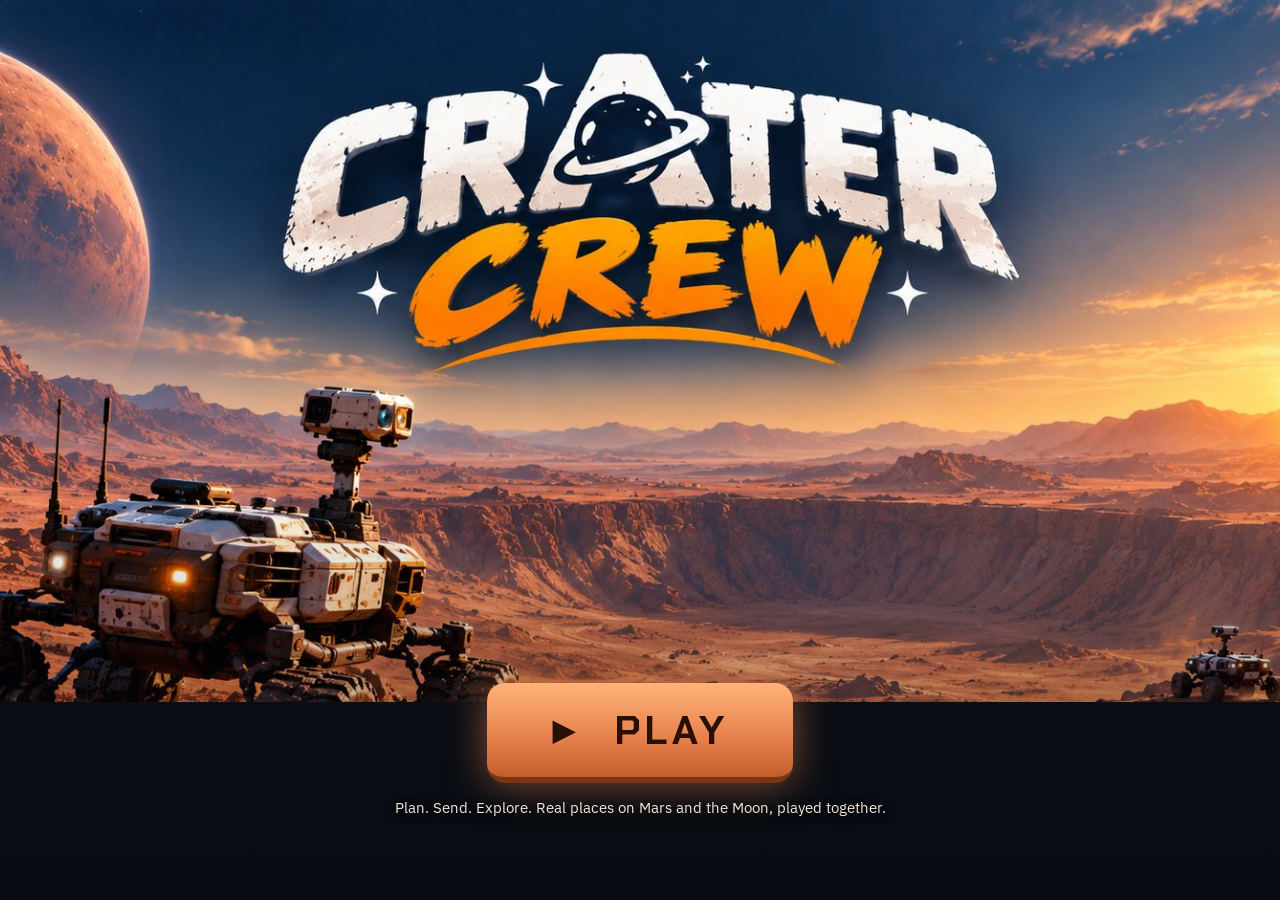
<file: index.html>
<!doctype html>
<html lang="en"><head><meta charset="utf-8"><meta http-equiv="refresh" content="0; url=game/"><title>Mars Rover</title></head>
<body><a href="game/">Play Jezero Expedition</a></body></html>
</file>
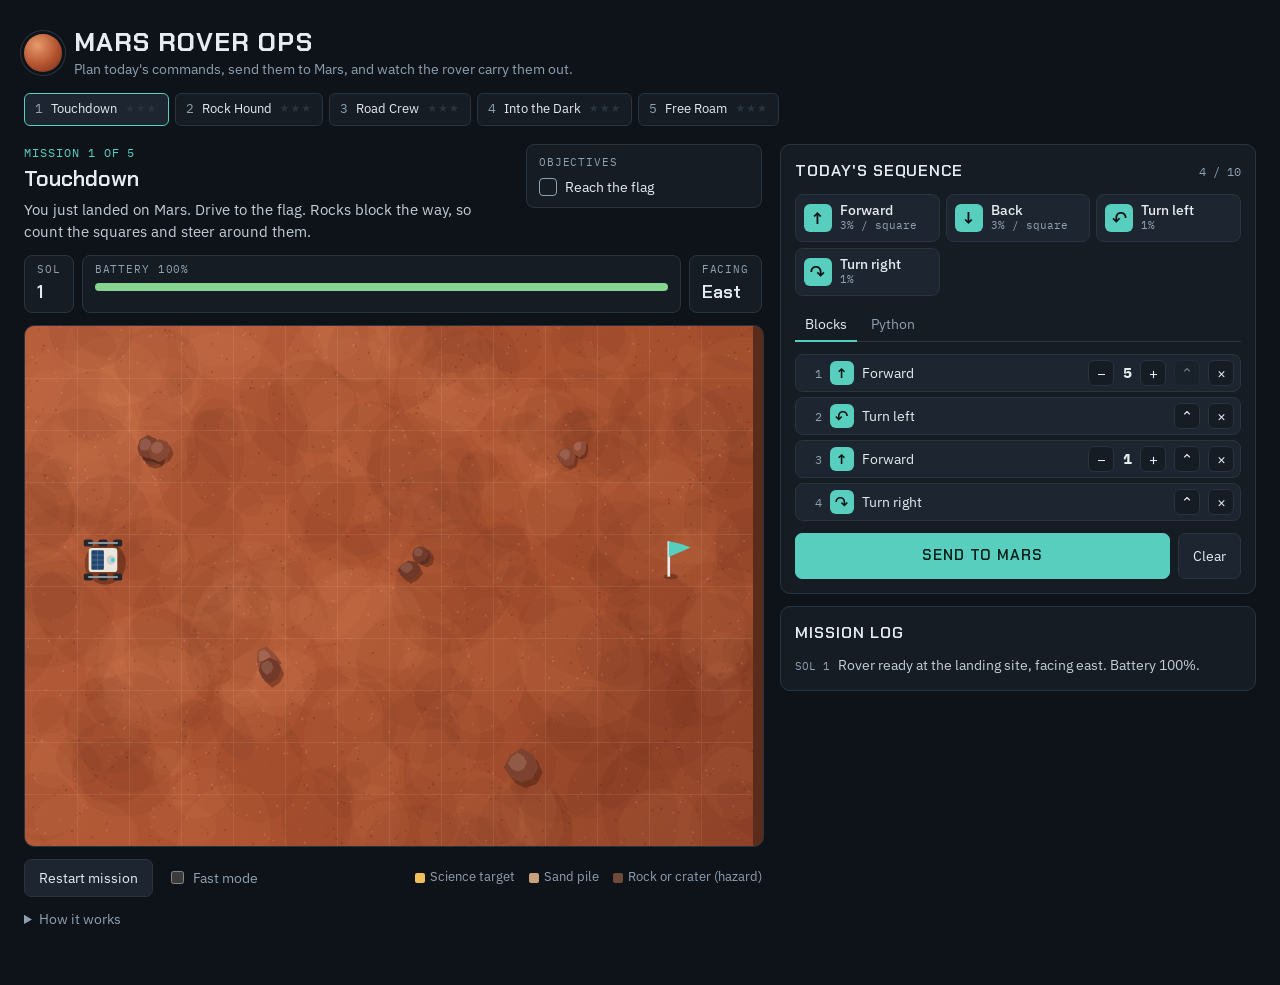
<file: classic/index.html>
<!doctype html>
<html lang="en">
<head>
<meta charset="utf-8">
<meta name="viewport" content="width=device-width, initial-scale=1, viewport-fit=cover">
<title>Mars Rover Ops</title>
<meta name="claude:viewport-fit-sides" content="cover">
<link rel="preconnect" href="https://fonts.googleapis.com">
<link rel="preconnect" href="https://fonts.gstatic.com" crossorigin>
<link rel="stylesheet" href="https://fonts.googleapis.com/css2?family=Chakra+Petch:wght@500;600;700&family=IBM+Plex+Mono:wght@400;500&family=IBM+Plex+Sans:wght@400;500;600&display=swap">
<style>
/* Mission-control console framing a Mars surface map: map + brief on the left, today's command sequence + log on the right */
:root{
  --bg:#0e1319; --panel:#151c24; --raise:#1c2530; --line:#29343f; --fg:#e6ecf1; --muted:#8fa0b0;
  --signal:#58cfbe; --sci:#f0bf5a; --build:#e8844f; --power:#86d48f; --bad:#ff7b6c;
  --display:'Chakra Petch','Segoe UI',system-ui,sans-serif;
  --body:'IBM Plex Sans',system-ui,-apple-system,'Segoe UI',sans-serif;
  --mono:'IBM Plex Mono',ui-monospace,Menlo,Consolas,monospace;
  color-scheme:dark;
}
[hidden]{display:none!important}
html,body{background:var(--bg)}
body{color:var(--fg);font-family:var(--body);font-size:15px;line-height:1.45}
button{font:inherit;color:inherit}
button:focus-visible,input:focus-visible{outline:2px solid var(--signal);outline-offset:2px}
.app{max-width:1240px;margin:0 auto;padding-left:max(16px,env(safe-area-inset-left,0px));padding-right:max(16px,env(safe-area-inset-right,0px));padding-block:20px 48px;display:flex;flex-direction:column;gap:18px}

.top{display:flex;flex-wrap:wrap;gap:14px 28px;align-items:flex-end;justify-content:space-between}
.brand{display:flex;gap:12px;align-items:center;min-width:0}
.mark{width:38px;height:38px;border-radius:50%;flex:none;background:radial-gradient(circle at 35% 30%,#e89a6c,#b4532f 55%,#6d2c18);box-shadow:0 0 0 3px var(--bg),0 0 0 4px var(--line)}
h1{font-family:var(--display);font-weight:700;font-size:26px;letter-spacing:.04em;text-transform:uppercase;margin:0;line-height:1.1}
.sub{margin:2px 0 0;color:var(--muted);font-size:14px}
.missions{display:flex;flex-wrap:wrap;gap:6px}
.mchip{background:var(--panel);border:1px solid var(--line);border-radius:6px;padding:6px 10px;display:flex;gap:8px;align-items:center;cursor:pointer;font-size:13px}
.mchip:hover{background:var(--raise)}
.mchip[aria-current="true"]{border-color:var(--signal);background:var(--raise)}
.mchip .n{font-family:var(--mono);color:var(--muted)}
.mchip .stars{color:var(--sci);font-size:11px;letter-spacing:1px}
.mchip .stars i{font-style:normal;color:var(--line)}

.grid{display:grid;grid-template-columns:minmax(0,1.55fr) minmax(0,1fr);gap:18px;align-items:start}
@media (max-width:880px){.grid{grid-template-columns:minmax(0,1fr)}}
.col{display:flex;flex-direction:column;gap:12px;min-width:0}

.brief{display:grid;grid-template-columns:minmax(0,1fr) auto;gap:6px 20px;align-items:start}
@media (max-width:560px){.brief{grid-template-columns:minmax(0,1fr)}}
.eyebrow{font-family:var(--mono);font-size:12px;letter-spacing:.08em;text-transform:uppercase;color:var(--signal)}
h2{font-family:var(--display);font-size:22px;font-weight:600;margin:2px 0 4px;text-wrap:balance}
.brief p{margin:0;color:#c3ced8;max-width:62ch}
.goals{list-style:none;margin:0;padding:10px 12px;display:flex;flex-direction:column;gap:6px;background:var(--panel);border:1px solid var(--line);border-radius:8px;min-width:210px}
.goals .h{font-family:var(--mono);font-size:11px;letter-spacing:.08em;text-transform:uppercase;color:var(--muted)}
.goals li{display:flex;gap:8px;align-items:center;font-size:14px}
.goals .box{width:16px;height:16px;border-radius:4px;border:1.5px solid var(--muted);flex:none;display:grid;place-items:center;font-size:11px;line-height:1}
.goals li.done .box{background:var(--power);border-color:var(--power);color:var(--bg)}
.goals li.done span.t{color:var(--muted);text-decoration:line-through}
.goals .cnt{margin-left:auto;font-family:var(--mono);font-size:12px;color:var(--muted);font-variant-numeric:tabular-nums}

.hud{display:flex;flex-wrap:wrap;gap:8px}
.stat{background:var(--panel);border:1px solid var(--line);border-radius:8px;padding:6px 12px;display:flex;flex-direction:column;gap:2px;min-width:0}
.stat .k{font-family:var(--mono);font-size:11px;letter-spacing:.08em;text-transform:uppercase;color:var(--muted)}
.stat .v{font-family:var(--display);font-weight:600;font-size:18px;font-variant-numeric:tabular-nums}
.stat.bat{flex:1 1 200px}
.batbar{height:8px;border-radius:4px;background:var(--raise);overflow:hidden;margin-top:4px}
.batbar span{display:block;height:100%;background:var(--power);transition:width .25s ease,background .25s}
.batbar span.low{background:var(--bad)}

.mapwrap{position:relative;width:100%;border-radius:10px;overflow:hidden;border:1px solid var(--line);background:#5a2a1a;line-height:0}
#map{display:block;touch-action:manipulation}
.win{position:absolute;inset:0;display:grid;place-items:center;background:rgba(10,14,19,.72);line-height:1.45;padding:16px}
.win .card{background:var(--panel);border:1px solid var(--signal);border-radius:12px;padding:20px 24px;text-align:center;max-width:340px;display:flex;flex-direction:column;gap:8px;align-items:center}
.win h3{font-family:var(--display);font-size:24px;margin:0;text-transform:uppercase;letter-spacing:.04em}
.win .big{font-size:34px;color:var(--sci);letter-spacing:6px}
.win .big i{font-style:normal;color:var(--line)}
.win p{margin:0;color:#c3ced8}
.row{display:flex;flex-wrap:wrap;gap:8px;justify-content:center}
.maptools{display:flex;flex-wrap:wrap;gap:8px 14px;align-items:center}
.btn{background:var(--raise);border:1px solid var(--line);border-radius:7px;padding:8px 14px;cursor:pointer;font-size:14px}
.btn:hover:not(:disabled){border-color:var(--muted)}
.btn:disabled{opacity:.45;cursor:not-allowed}
.btn.primary{background:var(--signal);border-color:var(--signal);color:#06201c;font-weight:600}
.toggle{display:flex;gap:6px;align-items:center;color:var(--muted);font-size:14px;cursor:pointer}
.legend{display:flex;flex-wrap:wrap;gap:4px 14px;color:var(--muted);font-size:13px;margin-left:auto}
.legend span{display:inline-flex;gap:5px;align-items:center}
.legend i{width:10px;height:10px;border-radius:2px;display:inline-block}

.panel{background:var(--panel);border:1px solid var(--line);border-radius:10px;padding:14px;display:flex;flex-direction:column;gap:12px;min-width:0}
.ph{display:flex;align-items:baseline;justify-content:space-between;gap:10px}
h3.t{font-family:var(--display);font-size:16px;font-weight:600;letter-spacing:.06em;text-transform:uppercase;margin:0}
.count{font-family:var(--mono);font-size:12px;color:var(--muted);font-variant-numeric:tabular-nums}
.palette{display:grid;grid-template-columns:repeat(auto-fill,minmax(112px,1fr));gap:6px}
.pal{display:grid;grid-template-columns:28px 1fr;grid-template-rows:auto auto;column-gap:8px;align-items:center;text-align:left;background:var(--raise);border:1px solid var(--line);border-radius:8px;padding:7px 8px;cursor:pointer}
.pal:hover:not(:disabled){border-color:var(--muted)}
.pal:disabled{opacity:.45;cursor:not-allowed}
.ic{grid-row:span 2;width:28px;height:28px;border-radius:6px;display:grid;place-items:center;font-size:17px;font-weight:600;color:#0b1015;font-family:var(--body)}
.pal .lb{font-weight:500;font-size:14px;line-height:1.15}
.pal small{color:var(--muted);font-family:var(--mono);font-size:11px}
.cat-move .ic{background:var(--signal)}
.cat-sci .ic{background:var(--sci)}
.cat-build .ic{background:var(--build)}
.cat-power .ic{background:var(--power)}

.tabs{display:flex;gap:4px;border-bottom:1px solid var(--line)}
.tab{background:none;border:0;border-bottom:2px solid transparent;padding:6px 10px;cursor:pointer;color:var(--muted);font-size:14px;margin-bottom:-1px}
.tab[aria-selected="true"]{color:var(--fg);border-bottom-color:var(--signal)}
.prog{list-style:none;margin:0;padding:0;display:flex;flex-direction:column;gap:5px;min-height:60px}
.prog .empty{color:var(--muted);font-size:14px;padding:14px 10px;border:1px dashed var(--line);border-radius:8px;text-align:center}
.cmd{display:flex;align-items:center;gap:8px;background:var(--raise);border:1px solid var(--line);border-radius:8px;padding:5px 6px 5px 8px;transition:border-color .15s,opacity .2s,background .15s}
.cmd .num{font-family:var(--mono);font-size:12px;color:var(--muted);width:18px;text-align:right;font-variant-numeric:tabular-nums}
.cmd .ic{grid-row:auto;width:24px;height:24px;font-size:15px}
.cmd .lb{flex:1;min-width:0;font-size:14px}
.cmd.active{border-color:var(--signal);background:#1f3236}
.cmd.done{opacity:.6}
.cmd.skipped{opacity:.35;text-decoration:line-through}
.arg{display:flex;align-items:center;gap:2px}
.arg b{font-family:var(--mono);min-width:22px;text-align:center;font-variant-numeric:tabular-nums}
.mini{width:26px;height:26px;border-radius:6px;border:1px solid var(--line);background:var(--panel);cursor:pointer;display:grid;place-items:center;font-size:15px;line-height:1;padding:0}
.mini:hover:not(:disabled){border-color:var(--muted)}
.mini:disabled{opacity:.4;cursor:not-allowed}
.code{margin:0;background:#0b1015;border:1px solid var(--line);border-radius:8px;padding:12px;font-family:var(--mono);font-size:13px;line-height:1.6;overflow-x:auto;white-space:pre;min-height:60px}
.code .c{color:var(--muted)} .code .f{color:var(--signal)} .code .n{color:var(--sci)}
.uplink{display:flex;flex-direction:column;gap:6px;font-size:13px;color:var(--muted)}
.uplink strong{color:var(--fg);font-weight:500}
.ulbar{height:6px;border-radius:3px;background:var(--raise);overflow:hidden}
.ulbar span{display:block;height:100%;width:0;background:repeating-linear-gradient(90deg,var(--signal) 0 10px,#3a9e91 10px 14px)}
.actions{display:flex;gap:8px}
.actions .primary{flex:1;padding:11px 14px;font-size:15px;font-family:var(--display);letter-spacing:.06em;text-transform:uppercase}

.log{list-style:none;margin:0;padding:0;display:flex;flex-direction:column;gap:6px;max-height:260px;overflow-y:auto;font-size:13.5px}
.log li{display:grid;grid-template-columns:auto 1fr;gap:8px;align-items:baseline;min-width:0}
.log .tag{font-family:var(--mono);font-size:11px;color:var(--muted);white-space:nowrap}
.log .good{color:var(--power)} .log .bad{color:var(--bad)} .log .warn{color:var(--sci)} .log .info{color:#c3ced8}
details.how{font-size:14px;color:#c3ced8}
details.how summary{cursor:pointer;color:var(--muted)}
details.how ol{margin:8px 0 0;padding-left:20px;display:flex;flex-direction:column;gap:4px}
</style>
</head>
<body>

<div class="app">
  <header class="top">
    <div class="brand">
      <span class="mark" aria-hidden="true"></span>
      <div>
        <h1>Mars Rover Ops</h1>
        <p class="sub">Plan today's commands, send them to Mars, and watch the rover carry them out.</p>
      </div>
    </div>
    <nav id="missions" class="missions" aria-label="Missions"></nav>
  </header>

  <main class="grid">
    <section class="col">
      <div class="brief">
        <div>
          <div class="eyebrow" id="mEyebrow">Mission 1 of 5</div>
          <h2 id="mName">Touchdown</h2>
          <p id="mBrief"></p>
        </div>
        <ul class="goals" id="goals"></ul>
      </div>

      <div class="hud">
        <div class="stat"><span class="k">Sol</span><span class="v" id="hSol">1</span></div>
        <div class="stat bat"><span class="k">Battery <span id="hBatTxt">100%</span></span><div class="batbar"><span id="hBat" style="width:100%"></span></div></div>
        <div class="stat"><span class="k">Facing</span><span class="v" id="hDir">East</span></div>
        <div class="stat" id="hBucketWrap"><span class="k">Bucket</span><span class="v" id="hBucket">Empty</span></div>
      </div>

      <div class="mapwrap" id="mapwrap">
        <canvas id="map" role="img" aria-label="Top-down map of the Mars surface showing the rover, rocks, craters and targets"></canvas>
        <div class="win" id="win" hidden>
          <div class="card">
            <h3>Mission complete</h3>
            <div class="big" id="winStars"></div>
            <p id="winText"></p>
            <div class="row">
              <button class="btn" id="againBtn">Play again</button>
              <button class="btn primary" id="nextBtn">Next mission</button>
            </div>
          </div>
        </div>
      </div>

      <div class="maptools">
        <button class="btn" id="resetBtn">Restart mission</button>
        <button class="btn" id="newMapBtn" hidden>New map</button>
        <label class="toggle"><input type="checkbox" id="fast"> Fast mode</label>
        <div class="legend">
          <span><i style="background:var(--sci)"></i>Science target</span>
          <span><i style="background:#c9a07c"></i>Sand pile</span>
          <span><i style="background:#6e4a3a"></i>Rock or crater (hazard)</span>
        </div>
      </div>
      <details class="how">
        <summary>How it works</summary>
        <ol>
          <li>Tap commands to build today's sequence. You get up to 10 per sol (a Mars day).</li>
          <li>Press Send to Mars. Real signals take 4 to 24 minutes to arrive. Here it takes a few seconds.</li>
          <li>Watch the rover. If it sees a hazard, it stops itself and skips the rest of the plan.</li>
          <li>Every night the solar panels add 25% battery. Finish in fewer sols to earn more stars.</li>
        </ol>
      </details>
    </section>

    <section class="col">
      <div class="panel">
        <div class="ph"><h3 class="t">Today's sequence</h3><span class="count" id="count">0 / 10</span></div>
        <div class="palette" id="palette"></div>
        <div class="tabs" role="tablist">
          <button class="tab" role="tab" id="tabBlocks" aria-selected="true">Blocks</button>
          <button class="tab" role="tab" id="tabCode" aria-selected="false">Python</button>
        </div>
        <ol class="prog" id="prog"></ol>
        <pre class="code" id="code" hidden></pre>
        <div class="uplink" id="uplink" hidden>
          <div><strong id="ulText">Uplink: Earth to Mars</strong> <span id="ulSub">Real signals take 4 to 24 minutes.</span></div>
          <div class="ulbar"><span id="ulBar"></span></div>
        </div>
        <div class="actions">
          <button class="btn primary" id="sendBtn">Send to Mars</button>
          <button class="btn" id="clearBtn">Clear</button>
        </div>
      </div>
      <div class="panel">
        <div class="ph"><h3 class="t">Mission log</h3></div>
        <ol class="log" id="log"></ol>
      </div>
    </section>
  </main>
</div>

<script>
(() => {
const COLS = 14, ROWS = 10, MAXCMD = 10, SOLAR = 25;
const DIRS = [[0,-1],[1,0],[0,1],[-1,0]];
const DIRNAME = ['North','East','South','West'];
const COST = {move:3, turn:1, scan:4, photo:2, drill:8, dig:6, dump:2, charge:15};
const CMDS = {
  forward:{label:'Forward', icon:'↑', cat:'move', arg:true, cost:'3% / square', py:a=>`rover.forward(${a})`},
  back:   {label:'Back', icon:'↓', cat:'move', arg:true, cost:'3% / square', py:a=>`rover.backward(${a})`},
  left:   {label:'Turn left', icon:'↶', cat:'move', cost:'1%', py:()=>'rover.turn_left()'},
  right:  {label:'Turn right', icon:'↷', cat:'move', cost:'1%', py:()=>'rover.turn_right()'},
  scan:   {label:'Scan', icon:'◎', cat:'sci', cost:'4%', py:()=>'rover.scan()'},
  photo:  {label:'Photo', icon:'◫', cat:'sci', cost:'2%', py:()=>'rover.take_photo()'},
  drill:  {label:'Drill', icon:'⊛', cat:'sci', cost:'8%', py:()=>'rover.drill()'},
  dig:    {label:'Dig', icon:'⤓', cat:'build', cost:'6%', py:()=>'rover.dig()'},
  dump:   {label:'Dump', icon:'⤒', cat:'build', cost:'2%', py:()=>'rover.dump()'},
  charge: {label:'Charge', icon:'ϟ', cat:'power', cost:'+15%', py:()=>'rover.charge()'},
};
const BLOCK = {R:'a rock', C:'a crater', P:'a rock outcrop', p:'a rock outcrop', D:'a sand pile'};
const MOVE = ['forward','back','left','right'];

const LEVELS = [
  {name:'Touchdown', dir:1, bat:100, fog:false, par:2, cmds:MOVE, goals:{reach:true},
   brief:'You just landed on Mars. Drive to the flag. Rocks block the way, so count the squares and steer around them.',
   map:['..............','..............','..R.......R...','..............','.A.....R....F.','..............','....R.........','..............','.........R....','..............']},
  {name:'Rock Hound', dir:1, bat:100, fog:false, par:3, cmds:[...MOVE,'photo','drill'], goals:{samples:2, photos:1},
   brief:'Scientists want two rock samples and one photo. Drive onto a glowing sample site and Drill. To photograph the striped outcrop, stop next to it and face it.',
   map:['..............','...S....R.....','.......RR.....','..R...........','.A.....C...P..','..............','.....R....S...','...C..........','........R.....','..............']},
  {name:'Road Crew', dir:1, bat:100, fog:false, par:5, cmds:[...MOVE,'dig','dump'], goals:{deliver:3},
   brief:'Build a landing pad. Face a sand pile and Dig to fill the bucket, then drive onto the base pad and Dump. The bucket holds one load at a time.',
   map:['..............','....D.........','..........R...','.A....BB......','......BB...D..','..R...........','.........C....','...D..........','..............','..............']},
  {name:'Into the Dark', dir:1, bat:60, fog:true, par:4, cmds:[...MOVE,'scan','drill','charge'], goals:{samples:1, reach:true},
   brief:'Dust storm! The cameras only see two squares around the rover. Scan to look farther. Drill the hidden sample site, then reach the flag. Power is low, so Charge when you need to.',
   map:['.......R......','..R.......C...','.....C....R.F.','.A.R....R.....','....R..S..R...','..C.....R.....','......R...C...','...R..........','.........R....','..............']},
  {name:'Free Roam', dir:1, bat:100, fog:false, par:8, sandbox:true, cmds:Object.keys(CMDS), goals:{samples:3, photos:1, deliver:2},
   brief:'A new patch of Mars every time. Drill all three samples, photograph the outcrop and deliver two loads of sand to the base pad.'},
];

const $ = id => document.getElementById(id);
const canvas = $('map'), ctx = canvas.getContext('2d');
let li = 0, L, grid, rover, st, sol, seen, tracks, shapes, fx = [], program = [], running = false;
let cell = 40, W = 560, H = 400, dpr = 1, ground = null, sandboxSeed = Math.floor(Math.random()*1e6);
let showCode = false;

function mulberry32(a){return function(){a|=0;a=a+0x6D2B79F5|0;let t=Math.imul(a^a>>>15,1|a);t=t+Math.imul(t^t>>>7,61|t)^t;return((t^t>>>14)>>>0)/4294967296}}
const store = {
  get(k,d){try{const v=localStorage.getItem(k);return v==null?d:JSON.parse(v)}catch(e){return d}},
  set(k,v){try{localStorage.setItem(k,JSON.stringify(v))}catch(e){}}
};
let stars = store.get('mro.stars', {});
$('fast').checked = store.get('mro.fast', false);

function genMap(seed){
  const r = mulberry32(seed), g = [...Array(ROWS)].map(()=>Array(COLS).fill('.'));
  const sx = 1, sy = 5, bx = 8+Math.floor(r()*3), by = 1+Math.floor(r()*6);
  for (let y=by;y<by+2;y++) for (let x=bx;x<bx+2;x++) g[y][x] = 'B';
  const put = (ch,n) => { let k=0, guard=0; while (k<n && guard++<800) {
    const x=Math.floor(r()*COLS), y=Math.floor(r()*ROWS);
    if (g[y][x] !== '.' || (Math.abs(x-sx)<=1 && Math.abs(y-sy)<=1)) continue;
    g[y][x] = ch; k++; } };
  put('S',3); put('P',1); put('D',2); put('C',4); put('R',14);
  g[sy][sx] = 'A';
  return g.map(row=>row.join(''));
}

function makeShapes(seed){
  const r = mulberry32(seed);
  return grid.map(row => row.map(ch => {
    if (ch === 'R') {
      const n = 1 + Math.floor(r()*2.4), out = [];
      for (let i=0;i<n;i++) out.push({x:.5+(r()-.5)*(n>1?.42:.18), y:.5+(r()-.5)*(n>1?.42:.18), rad:(n>1?.17:.27)+r()*.1, shade:r(), pts:[...Array(8)].map(()=>.72+r()*.36)});
      return out;
    }
    if (ch === 'C') return {rad:.36+r()*.07, ox:(r()-.5)*.08, oy:(r()-.5)*.08};
    if (ch === 'S' ) return {pebbles:[...Array(4)].map(()=>({x:.5+(r()-.5)*.36, y:.5+(r()-.5)*.36, rad:.05+r()*.05}))};
    if (ch === 'D') return {rx:.38+r()*.05, ry:.3+r()*.05};
    return null;
  }));
}

function loadLevel(i){
  li = i; L = LEVELS[i];
  const map = L.sandbox ? genMap(sandboxSeed) : L.map;
  let sx = 1, sy = 4;
  grid = map.map((row,y) => [...row].map((ch,x) => { if (ch === 'A') { sx = x; sy = y; return '.'; } return ch; }));
  rover = {x:sx, y:sy, dir:L.dir, ang:L.dir*90, px:sx, py:sy, bat:L.bat, cargo:0, busy:null};
  st = {samples:0, photos:0, delivered:0, reached:false, won:false};
  sol = 1; tracks = []; fx = [];
  seen = grid.map(row => row.map(() => !L.fog));
  revealAround(sx, sy, 2);
  shapes = makeShapes(9001 + i*977 + (L.sandbox ? sandboxSeed : 0));
  program = [];
  $('win').hidden = true;
  $('newMapBtn').hidden = !L.sandbox;
  $('hBucketWrap').hidden = !L.cmds.includes('dig');
  $('mEyebrow').textContent = `Mission ${i+1} of ${LEVELS.length}`;
  $('mName').textContent = L.name;
  $('mBrief').textContent = L.brief;
  $('log').innerHTML = '';
  makeGround();
  log('info', `Rover ready at the landing site, facing ${DIRNAME[rover.dir].toLowerCase()}. Battery ${rover.bat}%.`);
  renderAll();
}

/* ---------- reveal / helpers ---------- */
const inb = (x,y) => x>=0 && y>=0 && x<COLS && y<ROWS;
function revealAround(cx, cy, r){
  let found = [];
  for (let y=cy-r;y<=cy+r;y++) for (let x=cx-r;x<=cx+r;x++) {
    if (!inb(x,y) || (x-cx)**2+(y-cy)**2 > r*r+1) continue;
    if (!seen[y][x]) { seen[y][x] = true; found.push(grid[y][x]); }
  }
  return found;
}
const front = () => [rover.x+DIRS[rover.dir][0], rover.y+DIRS[rover.dir][1]];
function speed(){ return $('fast').checked ? .33 : 1; }
function tween(ms, f){
  ms *= speed();
  return new Promise(res => { const t0 = performance.now();
    (function step(t){ const k = Math.min(1,(t-t0)/ms); f(k<.5?2*k*k:1-((-2*k+2)**2)/2); if (k<1) requestAnimationFrame(step); else res(); })(t0); });
}
const wait = ms => new Promise(r => setTimeout(r, ms*speed()));
function addFx(o){ o.t0 = performance.now(); o.dur *= speed(); fx.push(o); }
function spend(n, what){
  if (rover.bat < n) { log('bad', `Not enough power to ${what}. The rover is waiting. Try Charge, or wait for tomorrow's sunlight.`); return false; }
  rover.bat -= n; renderHUD(); return true;
}

/* ---------- commands ---------- */
async function drive(n, sgn){
  for (let k=0;k<n;k++) {
    const nx = rover.x + DIRS[rover.dir][0]*sgn, ny = rover.y + DIRS[rover.dir][1]*sgn;
    if (!inb(nx,ny)) { log('warn','Edge of the mapped area. The rover stopped.'); addFx({type:'hazard',x:rover.x,y:rover.y,dur:1200}); return false; }
    const c = grid[ny][nx];
    if (BLOCK[c]) {
      seen[ny][nx] = true;
      addFx({type:'hazard', x:nx, y:ny, dur:1500});
      log('bad', `Hazard avoidance: ${BLOCK[c]} ${sgn>0?'ahead':'behind'}. The rover stopped itself.`);
      return false;
    }
    if (!spend(COST.move, 'drive')) return false;
    const fx0 = rover.x, fy0 = rover.y;
    await tween(420, k => { rover.px = fx0+(nx-fx0)*k; rover.py = fy0+(ny-fy0)*k; });
    tracks.push([fx0,fy0,nx,ny]);
    rover.x = nx; rover.y = ny;
    revealAround(nx, ny, 2);
    if (c === 'F' && !st.reached) { st.reached = true; log('good','Arrived at the flag!'); renderGoals(); }
  }
  return true;
}
async function turn(sgn){
  if (!spend(COST.turn, 'turn')) return false;
  const a0 = rover.ang;
  await tween(300, k => rover.ang = a0 + 90*sgn*k);
  rover.dir = (rover.dir + sgn + 4) % 4; rover.ang = a0 + 90*sgn;
  renderHUD(); return true;
}
async function scan(){
  if (!spend(COST.scan, 'scan')) return false;
  addFx({type:'ring', x:rover.x, y:rover.y, dur:1100, r:4.5});
  await wait(700);
  const found = revealAround(rover.x, rover.y, 4);
  const n = ch => found.filter(f => f===ch).length;
  const parts = [];
  if (n('R')) parts.push(`${n('R')} rock${n('R')>1?'s':''}`);
  if (n('C')) parts.push(`${n('C')} crater${n('C')>1?'s':''}`);
  if (n('S')) parts.push(`${n('S')} sample site${n('S')>1?'s':''}`);
  if (n('F')) parts.push('the flag');
  log(n('S')||n('F') ? 'good' : 'info', parts.length ? `Scan found ${parts.join(', ')}.` : 'Scan complete. Nothing new nearby.');
  await wait(300); return true;
}
async function photo(){
  if (!spend(COST.photo, 'take a photo')) return false;
  const [fx1, fy1] = front();
  addFx({type:'flash', x:fx1, y:fy1, dur:500});
  await wait(500);
  if (inb(fx1,fy1) && grid[fy1][fx1] === 'P') { grid[fy1][fx1] = 'p'; st.photos++; log('good','Photo captured: layered rock from an ancient lakebed. Scientists are thrilled!'); }
  else log('info','Photo taken: just dust and sky. Face the striped outcrop from the square next to it.');
  renderGoals(); return true;
}
async function drill(){
  if (grid[rover.y][rover.x] !== 'S') { log('warn','Nothing to drill here. Drive onto a glowing sample site first.'); await wait(300); return true; }
  if (!spend(COST.drill, 'drill')) return false;
  rover.busy = 'drill';
  addFx({type:'dust', x:rover.x, y:rover.y, dur:1000, parts:dustParts()});
  await wait(1000); rover.busy = null;
  grid[rover.y][rover.x] = 's'; st.samples++;
  log('good', `Sample ${st.samples} collected and stored.`);
  renderGoals(); return true;
}
async function dig(){
  const [fx1, fy1] = front();
  if (!inb(fx1,fy1) || grid[fy1][fx1] !== 'D') { log('warn','No sand pile in front of the rover. Face a pile first.'); await wait(300); return true; }
  if (rover.cargo) { log('warn','The bucket is already full. Dump it on the base pad first.'); await wait(300); return true; }
  if (!spend(COST.dig, 'dig')) return false;
  rover.busy = 'dig';
  addFx({type:'dust', x:fx1, y:fy1, dur:900, parts:dustParts()});
  await wait(900); rover.busy = null;
  grid[fy1][fx1] = '.'; rover.cargo = 1;
  log('good','Bucket full of sand. Now drive to the base pad.');
  renderHUD(); return true;
}
async function dump(){
  if (!rover.cargo) { log('warn','The bucket is empty. Dig a sand pile first.'); await wait(300); return true; }
  if (!spend(COST.dump, 'dump')) return false;
  addFx({type:'dust', x:rover.x, y:rover.y, dur:800, parts:dustParts()});
  await wait(800);
  rover.cargo = 0;
  if (grid[rover.y][rover.x] === 'B') { st.delivered++; log('good', `Load ${st.delivered} delivered to the base pad.`); }
  else log('warn','Sand dumped on the ground. It needs to go on the base pad.');
  renderHUD(); renderGoals(); return true;
}
async function charge(){
  addFx({type:'sun', x:rover.x, y:rover.y, dur:1100});
  await wait(1100);
  const before = rover.bat; rover.bat = Math.min(100, rover.bat + COST.charge);
  log('good', `Solar charging: battery ${before}% to ${rover.bat}%.`);
  renderHUD(); return true;
}
function dustParts(){ return [...Array(16)].map(()=>({a:Math.random()*Math.PI*2, v:.25+Math.random()*.45, s:.03+Math.random()*.04})); }

async function exec(c){
  switch (c.type) {
    case 'forward': return drive(c.arg, 1);
    case 'back': return drive(c.arg, -1);
    case 'left': return turn(-1);
    case 'right': return turn(1);
    case 'scan': return scan();
    case 'photo': return photo();
    case 'drill': return drill();
    case 'dig': return dig();
    case 'dump': return dump();
    case 'charge': return charge();
  }
}

function goalsDone(){
  const g = L.goals;
  return (!g.reach || st.reached) && (!g.samples || st.samples >= g.samples) && (!g.photos || st.photos >= g.photos) && (!g.deliver || st.delivered >= g.deliver);
}

async function run(){
  if (running || !program.length || st.won) return;
  running = true; renderLock();
  program.forEach(c => c.state = '');
  renderProg();
  log('info', `Uplinking ${program.length} command${program.length>1?'s':''}.`);
  $('uplink').hidden = false; $('ulText').textContent = 'Uplink: Earth to Mars';
  await tween(2200, k => $('ulBar').style.width = (k*100)+'%');
  $('uplink').hidden = true; $('ulBar').style.width = '0';
  for (let i=0;i<program.length;i++) {
    program[i].state = 'active'; renderProg();
    const ok = await exec(program[i]);
    program[i].state = 'done';
    if (goalsDone()) { st.won = true; renderProg(); break; }
    if (ok === false) { for (let j=i+1;j<program.length;j++) program[j].state = 'skipped'; renderProg(); break; }
    renderProg();
  }
  renderGoals();
  if (st.won) {
    const s = sol <= L.par ? 3 : sol <= L.par + 2 ? 2 : 1;
    stars[li] = Math.max(stars[li]||0, s); store.set('mro.stars', stars);
    $('winStars').innerHTML = '★'.repeat(s) + `<i>${'★'.repeat(3-s)}</i>`;
    $('winText').textContent = `Finished on sol ${sol}. Target for 3 stars: ${L.par} sol${L.par>1?'s':''}.`;
    $('nextBtn').hidden = li === LEVELS.length - 1;
    log('good', `Mission complete on sol ${sol}!`);
    await wait(500);
    $('win').hidden = false;
    renderMissions();
  } else {
    log('info', 'Downlink received. Sun is setting.');
    sol++;
    const before = rover.bat; rover.bat = Math.min(100, rover.bat + SOLAR);
    log('info', `Night passes. Solar panels recharged the battery from ${before}% to ${rover.bat}%. Ready for sol ${sol}.`);
  }
  running = false; renderAll();
}

/* ---------- drawing ---------- */
function makeGround(){
  const r = mulberry32(4242 + li*31 + (L.sandbox ? sandboxSeed : 0));
  ground = document.createElement('canvas');
  ground.width = Math.max(1, Math.round(W*dpr)); ground.height = Math.max(1, Math.round(H*dpr));
  const g = ground.getContext('2d'), gw = ground.width, gh = ground.height;
  const grad = g.createLinearGradient(0,0,gw,gh);
  grad.addColorStop(0,'#b85f3c'); grad.addColorStop(.55,'#a9512f'); grad.addColorStop(1,'#93452a');
  g.fillStyle = grad; g.fillRect(0,0,gw,gh);
  for (let i=0;i<260;i++) {
    const x=r()*gw, y=r()*gh, rad=(.02+r()*.07)*gw;
    g.fillStyle = r() < .5 ? 'rgba(230,150,105,0.06)' : 'rgba(90,35,18,0.07)';
    g.beginPath(); g.ellipse(x,y,rad,rad*(.5+r()*.5),r()*3,0,Math.PI*2); g.fill();
  }
  for (let i=0;i<2200;i++) {
    g.fillStyle = r() < .5 ? 'rgba(255,210,180,0.18)' : 'rgba(60,20,10,0.22)';
    const s = (r()*1.6+.4)*dpr; g.fillRect(r()*gw, r()*gh, s, s);
  }
}
function poly(cx, cy, rad, pts){
  ctx.beginPath();
  pts.forEach((p,i) => { const a = i/pts.length*Math.PI*2; const x=cx+Math.cos(a)*rad*p, y=cy+Math.sin(a)*rad*p; i?ctx.lineTo(x,y):ctx.moveTo(x,y); });
  ctx.closePath();
}
function rr(x,y,w,h,r){ ctx.beginPath(); ctx.moveTo(x+r,y); ctx.arcTo(x+w,y,x+w,y+h,r); ctx.arcTo(x+w,y+h,x,y+h,r); ctx.arcTo(x,y+h,x,y,r); ctx.arcTo(x,y,x+w,y,r); ctx.closePath(); }

function drawCell(ch, x, y, t){
  const c = cell, x0 = x*c, y0 = y*c, sh = shapes[y][x];
  if (ch === 'R') {
    sh.forEach(s => {
      const cx=x0+s.x*c, cy=y0+s.y*c, R=s.rad*c;
      ctx.fillStyle='rgba(45,15,6,0.35)'; poly(cx+R*.22, cy+R*.3, R, s.pts); ctx.fill();
      const v = Math.round(90+s.shade*40);
      ctx.fillStyle=`rgb(${v+20},${Math.round(v*.62)},${Math.round(v*.45)})`; poly(cx, cy, R, s.pts); ctx.fill();
      ctx.fillStyle='rgba(255,225,200,0.16)'; poly(cx-R*.2, cy-R*.22, R*.55, s.pts); ctx.fill();
    });
  } else if (ch === 'C') {
    const cx=x0+(.5+sh.ox)*c, cy=y0+(.5+sh.oy)*c, R=sh.rad*c;
    const g = ctx.createRadialGradient(cx+R*.15,cy+R*.2,R*.1,cx,cy,R);
    g.addColorStop(0,'#5e2716'); g.addColorStop(.75,'#7f3820'); g.addColorStop(1,'#a85232');
    ctx.fillStyle=g; ctx.beginPath(); ctx.arc(cx,cy,R,0,Math.PI*2); ctx.fill();
    ctx.strokeStyle='rgba(245,190,150,0.45)'; ctx.lineWidth=c*.06;
    ctx.beginPath(); ctx.arc(cx,cy,R,Math.PI*.55,Math.PI*1.95); ctx.stroke();
  } else if (ch === 'S' || ch === 's') {
    sh.pebbles.forEach(p => { ctx.fillStyle = ch==='S' ? '#d9cbb3' : '#8a6b5a'; ctx.beginPath(); ctx.arc(x0+p.x*c, y0+p.y*c, p.rad*c, 0, Math.PI*2); ctx.fill(); });
    const cx=x0+c/2, cy=y0+c/2;
    if (ch === 'S') {
      const pulse = .5+.5*Math.sin(t/300);
      ctx.strokeStyle=`rgba(240,191,90,${.55+.4*pulse})`; ctx.lineWidth=c*.06;
      ctx.setLineDash([c*.12,c*.08]); ctx.lineDashOffset = -t/60;
      ctx.beginPath(); ctx.arc(cx,cy,c*.36,0,Math.PI*2); ctx.stroke(); ctx.setLineDash([]);
    } else {
      ctx.fillStyle='#2b130b'; ctx.beginPath(); ctx.arc(cx,cy,c*.07,0,Math.PI*2); ctx.fill();
      ctx.strokeStyle='rgba(134,212,143,0.8)'; ctx.lineWidth=c*.045; ctx.beginPath(); ctx.arc(cx,cy,c*.36,0,Math.PI*2); ctx.stroke();
    }
  } else if (ch === 'P' || ch === 'p') {
    const bw=c*.8, bh=c*.66, bx=x0+c*.1, by=y0+c*.17;
    ctx.fillStyle='rgba(45,15,6,0.35)'; rr(bx+c*.06,by+c*.07,bw,bh,c*.12); ctx.fill();
    ctx.save(); rr(bx,by,bw,bh,c*.12); ctx.clip();
    const bands=['#c79a74','#a7704f','#d8b08a','#9a6446','#c58e66','#8e5a3e'];
    bands.forEach((col,i)=>{ ctx.fillStyle=col; ctx.fillRect(bx, by+i*bh/bands.length, bw, bh/bands.length+1); });
    ctx.restore();
    if (ch === 'P') {
      const pulse=.5+.5*Math.sin(t/300); ctx.strokeStyle=`rgba(240,191,90,${.55+.4*pulse})`; ctx.lineWidth=c*.06;
      const m=c*.04, L2=c*.2, ax=x0+m, ay=y0+m, bx2=x0+c-m, by2=y0+c-m;
      ctx.beginPath();
      ctx.moveTo(ax,ay+L2);ctx.lineTo(ax,ay);ctx.lineTo(ax+L2,ay);
      ctx.moveTo(bx2-L2,ay);ctx.lineTo(bx2,ay);ctx.lineTo(bx2,ay+L2);
      ctx.moveTo(bx2,by2-L2);ctx.lineTo(bx2,by2);ctx.lineTo(bx2-L2,by2);
      ctx.moveTo(ax+L2,by2);ctx.lineTo(ax,by2);ctx.lineTo(ax,by2-L2);
      ctx.stroke();
    } else {
      ctx.fillStyle='rgba(134,212,143,0.95)'; ctx.beginPath(); ctx.arc(x0+c*.82,y0+c*.2,c*.13,0,Math.PI*2); ctx.fill();
      ctx.strokeStyle='#0e1319'; ctx.lineWidth=c*.04; ctx.beginPath(); ctx.moveTo(x0+c*.76,y0+c*.2); ctx.lineTo(x0+c*.81,y0+c*.25); ctx.lineTo(x0+c*.89,y0+c*.15); ctx.stroke();
    }
  } else if (ch === 'D') {
    const cx=x0+c/2, cy=y0+c*.54;
    ctx.fillStyle='rgba(60,20,8,0.3)'; ctx.beginPath(); ctx.ellipse(cx+c*.06,cy+c*.06,sh.rx*c,sh.ry*c,0,0,Math.PI*2); ctx.fill();
    const g=ctx.createRadialGradient(cx-c*.1,cy-c*.12,c*.03,cx,cy,sh.rx*c);
    g.addColorStop(0,'#ecc49c'); g.addColorStop(1,'#c4855a');
    ctx.fillStyle=g; ctx.beginPath(); ctx.ellipse(cx,cy,sh.rx*c,sh.ry*c,0,0,Math.PI*2); ctx.fill();
    ctx.strokeStyle='rgba(140,80,45,0.5)'; ctx.lineWidth=c*.025;
    for (let i=1;i<3;i++){ ctx.beginPath(); ctx.ellipse(cx,cy+c*.03*i,sh.rx*c*(1-i*.28),sh.ry*c*(1-i*.3),0,Math.PI*1.1,Math.PI*1.9); ctx.stroke(); }
  } else if (ch === 'F') {
    const px=x0+c*.38, base=y0+c*.82, top=y0+c*.14;
    ctx.fillStyle='rgba(45,15,6,0.35)'; ctx.beginPath(); ctx.ellipse(px+c*.04,base,c*.14,c*.05,0,0,Math.PI*2); ctx.fill();
    ctx.strokeStyle='#e6ecf1'; ctx.lineWidth=c*.05; ctx.beginPath(); ctx.moveTo(px,base); ctx.lineTo(px,top); ctx.stroke();
    const wave=Math.sin(t/250)*c*.03;
    ctx.fillStyle = st.reached ? '#86d48f' : '#58cfbe';
    ctx.beginPath(); ctx.moveTo(px,top); ctx.quadraticCurveTo(px+c*.22,top+c*.06+wave,px+c*.42,top+c*.12); ctx.lineTo(px,top+c*.3); ctx.closePath(); ctx.fill();
  }
}

function drawPads(t){
  const c = cell;
  const pads = [];
  grid.forEach((row,y)=>row.forEach((ch,x)=>{ if (ch==='B' && seen[y][x]) pads.push([x,y]); }));
  if (!pads.length) return;
  const goal = L.goals.deliver || 1, fill = Math.min(1, st.delivered/goal);
  pads.forEach(([x,y]) => {
    ctx.fillStyle = `rgba(232,200,160,${.16+fill*.45})`; ctx.fillRect(x*c+1, y*c+1, c-2, c-2);
  });
  const xs = pads.map(p=>p[0]), ys = pads.map(p=>p[1]);
  const bx = Math.min(...xs)*c, by = Math.min(...ys)*c, bw = (Math.max(...xs)+1)*c-bx, bh = (Math.max(...ys)+1)*c-by;
  ctx.strokeStyle='rgba(240,191,90,0.85)'; ctx.lineWidth=c*.05; ctx.setLineDash([c*.14,c*.1]);
  ctx.strokeRect(bx+c*.08, by+c*.08, bw-c*.16, bh-c*.16); ctx.setLineDash([]);
  ctx.fillStyle='rgba(255,240,220,0.85)'; ctx.font=`600 ${Math.round(c*.26)}px 'Chakra Petch', sans-serif`;
  ctx.textAlign='center'; ctx.textBaseline='middle'; ctx.fillText('BASE', bx+bw/2, by+bh/2);
}

function drawRover(t){
  const c = cell, s = c*.86, cx = (rover.px+.5)*c, cy = (rover.py+.5)*c;
  ctx.save(); ctx.translate(cx,cy);
  ctx.fillStyle='rgba(40,12,4,0.35)'; ctx.beginPath(); ctx.ellipse(s*.05,s*.07,s*.46,s*.48,0,0,Math.PI*2); ctx.fill();
  ctx.rotate(rover.ang*Math.PI/180);
  if (rover.busy) ctx.translate((Math.random()-.5)*s*.02, (Math.random()-.5)*s*.02);
  ctx.fillStyle='#24272c';
  [-.33,0,.33].forEach(wy => [-.38,.38].forEach(wx => { rr(wx*s-s*.08, wy*s-s*.1, s*.16, s*.2, s*.04); ctx.fill(); }));
  ctx.strokeStyle='#8d949c'; ctx.lineWidth=s*.04;
  ctx.beginPath(); ctx.moveTo(-.38*s,-.33*s); ctx.lineTo(-.38*s,.33*s); ctx.moveTo(.38*s,-.33*s); ctx.lineTo(.38*s,.33*s); ctx.stroke();
  if (L.cmds.includes('dig')) {
    ctx.fillStyle='#c9ced4'; rr(-s*.2,-s*.56,s*.4,s*.14,s*.03); ctx.fill();
    ctx.fillStyle='#8d949c'; ctx.fillRect(-s*.03,-s*.44,s*.06,s*.12);
    if (rover.cargo) { ctx.fillStyle='#e0ab7c'; ctx.beginPath(); ctx.ellipse(0,-s*.5,s*.16,s*.07,0,0,Math.PI*2); ctx.fill(); }
  }
  ctx.fillStyle='#ebe6dc'; rr(-s*.27,-s*.32,s*.54,s*.64,s*.07); ctx.fill();
  ctx.fillStyle='#24456a'; rr(-s*.22,-s*.02,s*.44,s*.28,s*.03); ctx.fill();
  ctx.strokeStyle='rgba(140,190,240,0.45)'; ctx.lineWidth=s*.015;
  for (let i=1;i<4;i++){ ctx.beginPath(); ctx.moveTo(-s*.22+i*s*.11,-s*.02); ctx.lineTo(-s*.22+i*s*.11,s*.26); ctx.stroke(); }
  ctx.beginPath(); ctx.moveTo(-s*.22,s*.12); ctx.lineTo(s*.22,s*.12); ctx.stroke();
  ctx.fillStyle='#c9ced4'; ctx.beginPath(); ctx.arc(0,-s*.18,s*.1,0,Math.PI*2); ctx.fill();
  ctx.fillStyle='#58cfbe'; ctx.beginPath(); ctx.arc(0,-s*.22,s*.045,0,Math.PI*2); ctx.fill();
  if (rover.busy === 'drill') { ctx.strokeStyle='#f0bf5a'; ctx.lineWidth=s*.05; ctx.beginPath(); ctx.arc(s*.18,-s*.12,s*.08,t/60,t/60+4); ctx.stroke(); }
  ctx.restore();
}

function drawFx(t){
  const c = cell;
  fx = fx.filter(f => t - f.t0 < f.dur);
  fx.forEach(f => {
    const k = Math.max(0,(t-f.t0)/f.dur), cx=(f.x+.5)*c, cy=(f.y+.5)*c;
    if (f.type === 'hazard') {
      const a = .5+.5*Math.sin(k*Math.PI*6);
      ctx.strokeStyle=`rgba(255,123,108,${.4+.6*a})`; ctx.lineWidth=c*.08;
      ctx.strokeRect(f.x*c+c*.06, f.y*c+c*.06, c*.88, c*.88);
    } else if (f.type === 'ring') {
      ctx.strokeStyle=`rgba(88,207,190,${1-k})`; ctx.lineWidth=c*.08;
      ctx.beginPath(); ctx.arc(cx,cy,k*f.r*c,0,Math.PI*2); ctx.stroke();
    } else if (f.type === 'flash') {
      ctx.fillStyle=`rgba(255,255,255,${(1-k)*.85})`; ctx.beginPath(); ctx.arc(cx,cy,c*(.3+k*.5),0,Math.PI*2); ctx.fill();
    } else if (f.type === 'dust') {
      f.parts.forEach(p => { ctx.fillStyle=`rgba(236,190,150,${(1-k)*.8})`; ctx.beginPath();
        ctx.arc(cx+Math.cos(p.a)*p.v*k*c, cy+Math.sin(p.a)*p.v*k*c, p.s*c, 0, Math.PI*2); ctx.fill(); });
    } else if (f.type === 'sun') {
      const g=ctx.createRadialGradient(cx,cy,c*.1,cx,cy,c*1.4);
      g.addColorStop(0,`rgba(255,230,140,${.55*Math.sin(k*Math.PI)})`); g.addColorStop(1,'rgba(255,230,140,0)');
      ctx.fillStyle=g; ctx.fillRect(cx-c*1.5,cy-c*1.5,c*3,c*3);
    }
  });
}

function frame(t){
  if (!grid) { requestAnimationFrame(frame); return; }
  const c = cell;
  ctx.setTransform(dpr,0,0,dpr,0,0);
  ctx.clearRect(0,0,W,H);
  if (ground) ctx.drawImage(ground,0,0,W,H);
  drawPads(t);
  ctx.lineCap='round';
  tracks.forEach(([x1,y1,x2,y2]) => {
    const dx=x2-x1, dy=y2-y1, ox=-dy*.28*c, oy=dx*.28*c;
    ctx.strokeStyle='rgba(70,25,12,0.35)'; ctx.lineWidth=c*.09; ctx.setLineDash([c*.07,c*.06]);
    [[ox,oy],[-ox,-oy]].forEach(([a,b]) => { ctx.beginPath(); ctx.moveTo((x1+.5)*c+a,(y1+.5)*c+b); ctx.lineTo((x2+.5)*c+a,(y2+.5)*c+b); ctx.stroke(); });
  });
  ctx.setLineDash([]); ctx.lineCap='butt';
  ctx.strokeStyle='rgba(255,230,210,0.09)'; ctx.lineWidth=1;
  ctx.beginPath();
  for (let x=1;x<COLS;x++){ ctx.moveTo(x*c+.5,0); ctx.lineTo(x*c+.5,H); }
  for (let y=1;y<ROWS;y++){ ctx.moveTo(0,y*c+.5); ctx.lineTo(W,y*c+.5); }
  ctx.stroke();
  for (let y=0;y<ROWS;y++) for (let x=0;x<COLS;x++) if (seen[y][x] && grid[y][x] !== '.' && grid[y][x] !== 'B') drawCell(grid[y][x], x, y, t);
  drawFx(t);
  drawRover(t);
  if (L.fog) {
    ctx.fillStyle='rgba(12,9,8,0.86)';
    for (let y=0;y<ROWS;y++) for (let x=0;x<COLS;x++) if (!seen[y][x]) ctx.fillRect(x*c,y*c,c,c);
  }
  requestAnimationFrame(frame);
}

function resize(){
  const w = $('mapwrap').clientWidth;
  dpr = Math.min(window.devicePixelRatio || 1, 2);
  cell = Math.max(18, Math.floor(w / COLS));
  W = cell*COLS; H = cell*ROWS;
  canvas.style.width = W+'px'; canvas.style.height = H+'px';
  canvas.width = Math.round(W*dpr); canvas.height = Math.round(H*dpr);
  if (L) makeGround();
}

/* ---------- UI ---------- */
function esc(s){ return s.replace(/[&<>]/g, m => ({'&':'&amp;','<':'&lt;','>':'&gt;'}[m])); }
function log(kind, text){
  const el = document.createElement('li');
  el.innerHTML = `<span class="tag">SOL ${sol}</span><span class="${kind}">${esc(text)}</span>`;
  const lg = $('log'); lg.prepend(el);
  while (lg.children.length > 60) lg.lastChild.remove();
}
function renderMissions(){
  $('missions').innerHTML = LEVELS.map((l,i) => {
    const s = stars[i] || 0;
    return `<button class="mchip" data-i="${i}" aria-current="${i===li}"><span class="n">${i+1}</span>${esc(l.name)}<span class="stars" aria-label="${s} of 3 stars">${'★'.repeat(s)}<i>${'★'.repeat(3-s)}</i></span></button>`;
  }).join('');
}
function renderGoals(){
  const g = L.goals, items = [];
  if (g.reach) items.push(['Reach the flag', st.reached, '']);
  if (g.samples) items.push([`Drill ${g.samples} sample${g.samples>1?'s':''}`, st.samples>=g.samples, `${st.samples}/${g.samples}`]);
  if (g.photos) items.push([`Photograph the outcrop`, st.photos>=g.photos, `${st.photos}/${g.photos}`]);
  if (g.deliver) items.push([`Deliver ${g.deliver} loads of sand`, st.delivered>=g.deliver, `${st.delivered}/${g.deliver}`]);
  $('goals').innerHTML = `<li class="h">Objectives</li>` + items.map(([t,d,n]) =>
    `<li class="${d?'done':''}"><span class="box">${d?'✓':''}</span><span class="t">${t}</span><span class="cnt">${n}</span></li>`).join('');
}
function renderHUD(){
  $('hSol').textContent = sol;
  $('hBatTxt').textContent = rover.bat + '%';
  $('hBat').style.width = rover.bat + '%';
  $('hBat').classList.toggle('low', rover.bat < 25);
  $('hDir').textContent = DIRNAME[rover.dir];
  $('hBucket').textContent = rover.cargo ? 'Full' : 'Empty';
}
function renderPalette(){
  $('palette').innerHTML = L.cmds.map(k => { const d = CMDS[k];
    return `<button class="pal cat-${d.cat}" data-c="${k}"><span class="ic" aria-hidden="true">${d.icon}</span><span class="lb">${d.label}</span><small>${d.cost}</small></button>`; }).join('');
}
function renderProg(){
  $('count').textContent = `${program.length} / ${MAXCMD}`;
  if (!program.length) { $('prog').innerHTML = `<li class="empty">Tap a command above to add it to today's plan.</li>`; }
  else $('prog').innerHTML = program.map((c,i) => { const d = CMDS[c.type];
    return `<li class="cmd cat-${d.cat} ${c.state||''}" data-i="${i}">
      <span class="num">${i+1}</span><span class="ic" aria-hidden="true">${d.icon}</span><span class="lb">${d.label}</span>
      ${d.arg ? `<span class="arg"><button class="mini" data-a="dec" aria-label="Fewer squares" ${running?'disabled':''}>−</button><b>${c.arg}</b><button class="mini" data-a="inc" aria-label="More squares" ${running?'disabled':''}>+</button></span>` : ''}
      <button class="mini" data-a="up" aria-label="Move up" ${running||i===0?'disabled':''}>⌃</button>
      <button class="mini" data-a="del" aria-label="Remove" ${running?'disabled':''}>×</button></li>`; }).join('');
  renderCode();
}
function renderCode(){
  const lines = [`<span class="c"># Sol ${sol} command sequence</span>`, `<span class="f">from</span> mars <span class="f">import</span> rover`, ''];
  if (!program.length) lines.push('<span class="c"># (empty) add commands in Blocks</span>');
  program.forEach(c => { const py = CMDS[c.type].py(c.arg);
    lines.push(py.replace(/^rover\.(\w+)\((\d*)\)$/, (m,f,n) => `rover.<span class="f">${f}</span>(${n?`<span class="n">${n}</span>`:''})`)); });
  $('code').innerHTML = lines.join('\n');
}
function renderLock(){
  const full = program.length >= MAXCMD;
  document.querySelectorAll('.pal').forEach(b => b.disabled = running || full || st.won);
  $('sendBtn').disabled = running || !program.length || st.won;
  $('clearBtn').disabled = running || !program.length;
  $('resetBtn').disabled = running; $('newMapBtn').disabled = running;
  document.querySelectorAll('.mchip').forEach(b => b.disabled = running);
  $('sendBtn').textContent = running ? 'Rover working…' : 'Send to Mars';
}
function renderAll(){ renderMissions(); renderGoals(); renderHUD(); renderPalette(); renderProg(); renderLock(); }

$('palette').addEventListener('click', e => {
  const b = e.target.closest('.pal'); if (!b || running || program.length >= MAXCMD) return;
  const k = b.dataset.c; program.forEach(c => c.state = '');
  program.push({type:k, arg: CMDS[k].arg ? 1 : undefined});
  renderProg(); renderLock();
});
$('prog').addEventListener('click', e => {
  const b = e.target.closest('button'), item = e.target.closest('.cmd');
  if (!b || !item || running) return;
  const i = +item.dataset.i, c = program[i];
  program.forEach(p => p.state = '');
  if (b.dataset.a === 'inc') c.arg = Math.min(9, c.arg+1);
  if (b.dataset.a === 'dec') c.arg = Math.max(1, c.arg-1);
  if (b.dataset.a === 'del') program.splice(i,1);
  if (b.dataset.a === 'up' && i > 0) [program[i-1], program[i]] = [program[i], program[i-1]];
  renderProg(); renderLock();
});
$('missions').addEventListener('click', e => { const b = e.target.closest('.mchip'); if (b && !running) loadLevel(+b.dataset.i); });
$('sendBtn').addEventListener('click', run);
$('clearBtn').addEventListener('click', () => { program = []; renderProg(); renderLock(); });
$('resetBtn').addEventListener('click', () => loadLevel(li));
$('newMapBtn').addEventListener('click', () => { sandboxSeed = Math.floor(Math.random()*1e6); loadLevel(li); });
$('againBtn').addEventListener('click', () => loadLevel(li));
$('nextBtn').addEventListener('click', () => loadLevel(Math.min(li+1, LEVELS.length-1)));
$('fast').addEventListener('change', e => store.set('mro.fast', e.target.checked));
function setTab(code){
  showCode = code;
  $('tabBlocks').setAttribute('aria-selected', !code); $('tabCode').setAttribute('aria-selected', code);
  $('prog').hidden = code; $('code').hidden = !code;
}
$('tabBlocks').addEventListener('click', () => setTab(false));
$('tabCode').addEventListener('click', () => setTab(true));

new ResizeObserver(resize).observe($('mapwrap'));
resize();
loadLevel(0);
// Example plan so the first view shows how a sequence looks
program = [{type:'forward',arg:5},{type:'left'},{type:'forward',arg:1},{type:'right'}];
renderProg(); renderLock();
requestAnimationFrame(frame);
})();
</script>
</body>
</html>
</file>
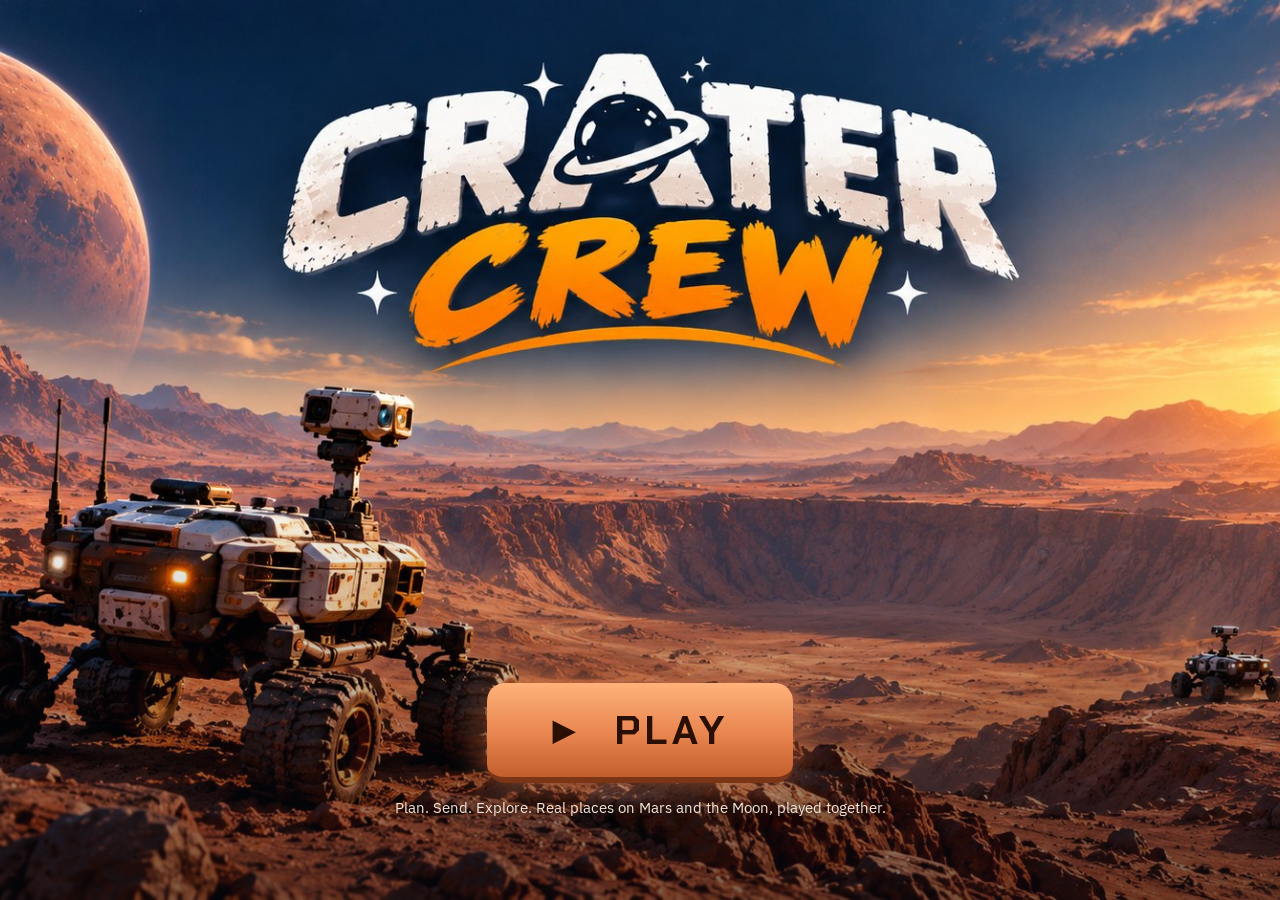
<file: game/index.html>
<!doctype html>
<html lang="en">
<head>
<meta charset="utf-8">
<meta name="viewport" content="width=device-width, initial-scale=1, viewport-fit=cover">
<title>Crater Crew: Mars Rover Missions</title>
<link rel="preconnect" href="https://fonts.googleapis.com">
<link rel="preconnect" href="https://fonts.gstatic.com" crossorigin>
<link rel="stylesheet" href="https://fonts.googleapis.com/css2?family=Chakra+Petch:wght@500;600;700&family=IBM+Plex+Mono:wght@400;500&family=IBM+Plex+Sans:wght@400;500;600&display=swap">
<link rel="stylesheet" href="style.css">
<link rel="stylesheet" href="ui2.css">
<link rel="stylesheet" href="ui3.css">
</head>
<body>
<div class="app">
  <header class="top">
    <button class="brand" id="homeBtn" aria-label="Back to the start screen">
      <span class="mark" aria-hidden="true"></span>
      <span><h1>Crater Crew</h1><p class="sub">Mars rover missions. Plan, send, explore. Real places on Mars and the Moon, played together.</p></span>
    </button>
    <div class="topright">
      <button class="btn" id="invBtn" hidden>Inventory <kbd>I</kbd></button>
      <button class="mechip" id="meBtn" hidden></button>
    </div>
  </header>

  <!-- HOME -->
  <section class="screen" id="scrHome">
    <div class="ph"><h2>Who's playing?</h2><span class="muted">Each player picks their own profile on their own device.</span></div>
    <div class="profiles" id="profiles"></div>
    <div class="tutbar" id="tutBar" hidden>
      <span><b>New here?</b> Start with what the game teaches, then take the 3-minute tutorial for your role. You can skip it anytime.</span>
      <span class="row"><button class="btn" id="guideBtn">What the game teaches</button><button class="btn primary" id="tutBtn">Start tutorial</button><button class="btn" id="tutNo">No thanks</button></span>
    </div>
    <div class="panel resume" id="resumePanel" hidden>
      <div><h3 class="t">Continue your expedition</h3><p id="resumeText"></p></div>
      <div class="resumebtns"><button class="btn primary big" id="resumeBtn">Continue</button><button class="btn" id="discardBtn">Start over</button></div>
    </div>
    <div class="panel logpanel" id="logPanel" hidden>
      <div class="lpt"><h3 class="t">30-day Mission Log</h3><p id="logText"></p><div class="xpbar"><span id="logBar"></span></div></div>
      <button class="btn primary big" id="logBtn">Open Mission Log <kbd>L</kbd></button>
    </div>
    <div class="panel demobar" id="demoBar" hidden>
      <div><h3 class="t">Free demo</h3><p>You can play Jezero Crater, the first week of the Mission Log, and the James Webb Space Telescope's First Light week. The full game adds the Moon, Gusev Crater, Meridiani Planum, Gale Crater and all 30 days.</p></div>
      <a class="btn primary big" id="buyBtn" target="_blank" rel="noopener">Get the full game</a>
    </div>
    <div class="modes" id="modes">
      <div class="panel mode freemode" id="freeMode" hidden>
        <h3 class="t">🎈 Free play</h3>
        <p>Instant fun! Any map, any rover. Drive anywhere and do small challenges. No plan to follow.</p>
        <button class="btn primary big" id="freeBtn">Free play</button>
      </div>
      <div class="panel mode">
        <h3 class="t">Play solo</h3>
        <p>Just you and your rover, at your own pace.</p>
        <button class="btn primary big" id="soloBtn">Play solo</button>
      </div>
      <div class="panel mode">
        <h3 class="t">Host a team</h3>
        <p>This device runs the game. Family or a whole class join with a code.</p>
        <button class="btn primary big" id="hostBtn">Host</button>
      </div>
      <div class="panel mode">
        <h3 class="t">Join a team</h3>
        <p>Type the code from the host's screen. The host picks the game type.</p>
        <div class="row"><input class="input" id="joinCode" placeholder="MARS-XXXX" maxlength="9" autocomplete="off" autocapitalize="characters" style="flex:1;font-family:var(--mono);letter-spacing:.08em"><button class="btn primary" id="joinBtn">Join</button></div>
        <p class="err" id="joinErr" hidden></p>
      </div>
    </div>
    <div class="links">
      <button id="guideLink">What the game teaches</button>
      <button id="tutLink">Tutorial</button>
      <button id="setLink">Settings</button>
      <button id="parentsBtn">Parents and saves</button>
      <a href="../v1/" class="oldv">Play version 1</a>
      <a href="../classic/" class="oldv">Classic missions</a>
    </div>
  </section>

  <!-- LOBBY -->
  <section class="screen" id="scrLobby" hidden>
    <div class="lobby">
      <div class="col">
        <div class="panel" id="roomPanel">
          <div class="ph"><h3 class="t">Room code</h3><span class="count" id="netStatus"></span></div>
          <div class="roomcode" id="roomCode">MARS-····</div>
          <div class="row" style="align-items:flex-start;gap:16px">
            <div class="qr" id="qr"></div>
            <p class="muted" style="margin:0;flex:1;min-width:160px" id="roomHelp">On the other devices, open this game, pick a profile, tap <b>Join</b> and type the code. Or scan the QR code with the camera.</p>
          </div>
        </div>
        <div class="panel" id="soloPanel" hidden>
          <h3 class="t">Solo expedition</h3>
          <p class="muted" style="margin:0">Pick your rover and a map, then start.</p>
        </div>
        <div class="panel">
          <div class="ph"><h3 class="t">Crew</h3><span class="count" id="crewCount"></span></div>
          <ul class="crew" id="crewList"></ul>
        </div>
      </div>
      <div class="col">
        <div class="panel">
          <h3 class="t">Your rover</h3>
          <div class="jobs" id="jobPick"></div>
        </div>
        <div class="panel">
          <div class="ph"><h3 class="t">Map</h3><span class="count" id="mapNote"></span></div>
          <div class="modebadge" id="modeBadge" hidden></div>
          <div class="maps" id="mapPick"></div>
        </div>
        <div class="row startbar">
          <button class="btn primary big" id="startBtn">Start expedition</button>
          <button class="btn" id="leaveLobbyBtn">Leave</button>
          <span class="muted" id="lobbyWait"></span>
        </div>
      </div>
    </div>
  </section>

  <!-- GAME -->
  <section class="screen" id="scrGame" hidden>
    <div class="grid">
      <div class="col">
        <div class="crewbar" id="crewBar"></div>
        <div class="mapbox" id="mapbox">
          <canvas id="map" aria-label="Map of Mars with the team's rovers"></canvas>
          <div class="hud">
            <div class="chip" id="cSol"><span class="k">Sol</span><span class="v" id="hSol">1</span></div>
            <div class="chip bat" id="cBat"><span class="k">Battery <span id="hBatTxt">100%</span></span><div class="batbar"><span id="hBat" style="width:100%"></span></div></div>
            <div class="chip" id="cTubes"><span class="k">Tubes</span><span class="v" id="hTubes">0/8</span></div>
            <div class="chip"><span class="k" id="hScoreK">Team science</span><span class="v" id="hScore">0</span></div>
            <div class="chip" id="cRegion"><span class="k">Location</span><span class="v" id="hRegion">Base station</span></div>
            <div class="chip" id="cWx"><span class="k">Weather</span><span class="v" id="hWx">–</span></div>
            <button class="chip parts" id="cParts" hidden aria-label="Rover parts: open the garage"></button>
          </div>
          <div class="mapbtns">
            <button class="mbtn" id="zoomIn" aria-label="Zoom in">+</button>
            <button class="mbtn" id="zoomOut" aria-label="Zoom out">−</button>
            <button class="mbtn" id="centerBtn" aria-label="Follow my rover">◎</button>
            <button class="mbtn" id="bigBtn" aria-label="Big map (M)" title="Big map (M)">⛶</button>
            <button class="mbtn" id="healthBtn" aria-label="Rover health (H)" title="Rover health (H)">✚</button>
            <button class="mbtn" id="opsBtn" aria-label="Mission Control (O)" title="Mission Control (O)">☷</button>
          </div>
          <canvas class="mini" id="mini" aria-label="Overview map. Click to look there."></canvas>
          <div class="win" id="win" hidden>
            <div class="card">
              <h3>Expedition complete</h3>
              <div class="big" id="winStars"></div>
              <p id="winText"></p>
              <div class="row" style="justify-content:center">
                <button class="btn" id="keepBtn">Keep exploring</button>
                <button class="btn primary" id="againBtn">New expedition</button>
              </div>
            </div>
          </div>
        </div>
        <div class="maptools">
          <label class="toggle"><input type="checkbox" id="fast"> Fast mode</label>
          <label class="toggle"><input type="checkbox" id="sound"> Sound</label>
          <label class="toggle"><input type="checkbox" id="music"> Music</label>
          <input class="vol" type="range" id="musicVol" min="0" max="100" step="5" aria-label="Music volume">
          <button class="btn" id="leaveGameBtn">Leave game</button>
          <span class="muted" id="gameNet"></span>
        </div>
        <details class="how"><summary>How to play</summary><ul id="howList"></ul></details>
      </div>

      <div class="col side">
        <div class="missionbar" id="missionBar"></div>
        <div class="panel" id="cadetPanel" hidden>
          <div class="ph"><h3 class="t">Your plan</h3><span class="count" id="cadetCount"></span></div>
          <div class="seq" id="seq"></div>
          <div class="cadet">
            <button class="cbtn up" data-pic="forward" aria-label="Go one square (W)">↑<span class="key">W</span></button>
            <button class="cbtn lf" data-pic="left" aria-label="Turn left (A)">↶<span class="key">A</span></button>
            <button class="cbtn dn" data-pic="back" aria-label="Back up one square (S)" hidden>↓<span class="key">S</span></button>
            <button class="cbtn rt" data-pic="right" aria-label="Turn right (D)">↷<span class="key">D</span></button>
            <button class="cbtn dig" data-pic="drill" aria-label="Dig for treasure (Space)">⛏<span class="key">Space</span></button>
            <button class="cbtn pk" data-pic="park" aria-label="Park: drive home up the lander ramp and sleep" title="Park: drive home and sleep on the lander" hidden>🅿</button>
          </div>
          <div class="cadetgo">
            <button class="gobtn" id="goBtn">GO!</button>
            <button class="trash" id="trashBtn" aria-label="Start over">✕</button>
          </div>
        </div>

        <div class="panel" id="planPanel">
          <div class="ph"><h3 class="t" id="planTitle">Today's plan</h3><span class="count" id="count">0 / 12</span></div>
          <div class="palette" id="palette"></div>
          <div class="relaybar" id="relayBar"></div>
          <div class="tabs" role="tablist" id="tabs">
            <button class="tab" role="tab" id="tabBlocks" aria-selected="true">Blocks</button>
            <button class="tab" role="tab" id="tabCode" aria-selected="false">Python</button>
          </div>
          <div class="pybar" id="pyBar" hidden></div>
          <ol class="prog" id="prog"></ol>
          <pre class="code" id="code" hidden></pre>
          <textarea class="editor" id="editor" spellcheck="false" autocapitalize="off" autocomplete="off" aria-label="Python program" hidden></textarea>
          <p class="err" id="err" hidden></p>
          <p class="est" id="planEst"></p>
          <p class="running" id="runLine" hidden></p>
          <div class="actions">
            <button class="btn primary" id="sendBtn">Send to Mars</button>
            <button class="btn" id="undoBtn" title="Undo (Ctrl+Z)">Undo</button>
            <button class="btn" id="clearBtn">Clear</button>
          </div>
        </div>

        <div class="panel" id="statusPanel">
          <div class="uplink" id="uplink" hidden>
            <div><strong id="ulTitle">Uplink: Earth to Mars</strong> <span id="ulSub">Real signals take 3 to 22 minutes.</span></div>
            <div class="ulbar"><span id="ulBar"></span></div>
          </div>
          <div id="wxCard"></div>
          <div id="solCard"></div>
          <p class="teamline" id="teamLine"></p>
          <div class="nudges" id="nudges"></div>
          <button class="btn" id="forceBtn" hidden>Start without waiting</button>
        </div>

        <div class="panel">
          <div class="ph"><h3 class="t" id="objTitle">Objectives</h3><span class="count" id="solCount"></span></div>
          <ul class="goals" id="goals"></ul>
          <div class="tubes" id="tubes"></div>
        </div>

        <div class="panel" id="labPanel" hidden>
          <div class="ph"><h3 class="t">Lab and base</h3><span class="count">shared by the team</span></div>
          <div id="labBody"></div>
        </div>
        <div class="panel" id="findsPanel" hidden>
          <div class="ph"><h3 class="t">Finds</h3><span class="count">flagged sites, best first</span></div>
          <ul class="finds" id="finds"></ul>
        </div>
        <div class="panel">
          <div class="ph"><h3 class="t">Mission log</h3></div>
          <div class="chatrow" id="chatRow"><input class="input" id="chatIn" maxlength="120" placeholder="Say something to the team (T)" autocomplete="off"><button class="btn" id="chatSend">Send</button></div>
          <ol class="log" id="log"></ol>
        </div>
      </div>
    </div>
  </section>
</div>

<div class="tip" id="tip" hidden></div>
<div class="tapmenu" id="tapMenu" hidden></div>
<div class="toasts" id="toasts" aria-live="polite"></div>
<div class="dmpops" id="dmPops" aria-live="polite"></div>
<div class="chest" id="chest" hidden></div>
<div class="coach" id="coach" hidden role="dialog" aria-live="polite"></div>
<div class="modal" id="modal" hidden><div class="sheet" id="sheet"></div></div>

<script src="vendor/peerjs.min.js"></script>
<script src="vendor/qrcode.js"></script>
<script src="js/edition.js"></script>
<script src="js/data.js"></script>
<script src="js/minerals.js"></script>
<script src="js/campaigns.js"></script>
<script src="js/missionlog.js"></script>
<script src="js/world.js"></script>
<script src="js/sim.js"></script>
<script src="js/net.js"></script>
<script src="js/profile.js"></script>
<script src="js/music.js"></script>
<script src="js/render.js"></script>
<script src="js/avatars.js"></script>
<script src="js/ui.js"></script>
<script src="js/log-ui.js"></script>
<script src="js/rover-info.js"></script>
<script src="js/garage-art.js"></script>
<script src="js/garage.js"></script>
<script src="js/guide.js"></script>
<script src="js/messages.js"></script>
<script src="js/settings.js"></script>
<script src="js/report.js"></script>
<script src="js/ops.js"></script>
<script src="js/game.js"></script>
<script src="js/tutorial.js"></script>
<script src="js/ui2.js"></script>
</body>
</html>
</file>
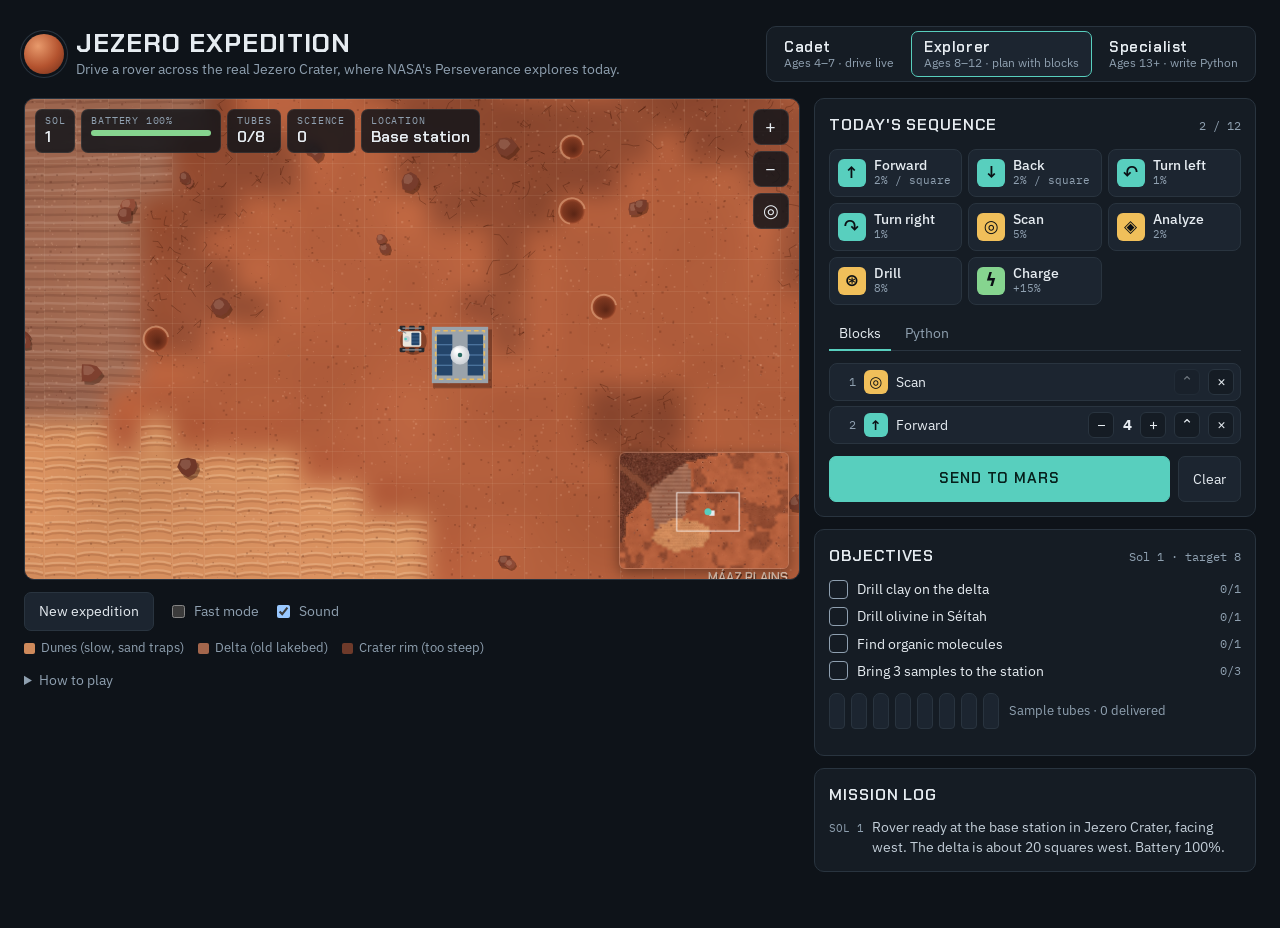
<file: v1/index.html>
<!doctype html>
<html lang="en">
<head>
<meta charset="utf-8">
<meta name="viewport" content="width=device-width, initial-scale=1, viewport-fit=cover">
<title>Jezero Expedition</title>
<meta name="claude:viewport-fit-sides" content="cover">
<link rel="preconnect" href="https://fonts.googleapis.com">
<link rel="preconnect" href="https://fonts.gstatic.com" crossorigin>
<link rel="stylesheet" href="https://fonts.googleapis.com/css2?family=Chakra+Petch:wght@500;600;700&family=IBM+Plex+Mono:wght@400;500&family=IBM+Plex+Sans:wght@400;500;600&display=swap">
<style>
/* Mission-control console around a scrolling orbital map of Jezero Crater: map + objectives left, command console + log right */
:root{
  --bg:#0e1319; --panel:#151c24; --raise:#1c2530; --line:#29343f; --fg:#e6ecf1; --muted:#8fa0b0; --soft:#c3ced8;
  --signal:#58cfbe; --sci:#f0bf5a; --build:#e8844f; --power:#86d48f; --bad:#ff7b6c;
  --display:'Chakra Petch','Segoe UI',system-ui,sans-serif;
  --body:'IBM Plex Sans',system-ui,-apple-system,'Segoe UI',sans-serif;
  --mono:'IBM Plex Mono',ui-monospace,Menlo,Consolas,monospace;
  color-scheme:dark;
}
[hidden]{display:none!important}
html,body{background:var(--bg)}
body{color:var(--fg);font-family:var(--body);font-size:15px;line-height:1.45}
button,textarea{font:inherit;color:inherit}
button:focus-visible,textarea:focus-visible,input:focus-visible{outline:2px solid var(--signal);outline-offset:2px}
.app{max-width:1360px;margin:0 auto;padding-left:max(16px,env(safe-area-inset-left,0px));padding-right:max(16px,env(safe-area-inset-right,0px));padding-block:18px 48px;display:flex;flex-direction:column;gap:16px}

.top{display:flex;flex-wrap:wrap;gap:14px 28px;align-items:center;justify-content:space-between}
.brand{display:flex;gap:12px;align-items:center;min-width:0}
.mark{width:40px;height:40px;border-radius:50%;flex:none;background:radial-gradient(circle at 35% 30%,#e89a6c,#b4532f 55%,#6d2c18);box-shadow:0 0 0 3px var(--bg),0 0 0 4px var(--line)}
h1{font-family:var(--display);font-weight:700;font-size:26px;letter-spacing:.04em;text-transform:uppercase;margin:0;line-height:1.1}
.sub{margin:2px 0 0;color:var(--muted);font-size:14px}
.roles{display:flex;gap:4px;background:var(--panel);border:1px solid var(--line);border-radius:10px;padding:4px;flex-wrap:wrap}
.role{background:none;border:1px solid transparent;border-radius:7px;padding:6px 12px;cursor:pointer;display:flex;flex-direction:column;align-items:flex-start;line-height:1.2}
.role b{font-family:var(--display);font-weight:600;letter-spacing:.04em;font-size:15px}
.role small{color:var(--muted);font-size:12px}
.role[aria-checked="true"]{background:var(--raise);border-color:var(--signal)}
.role:hover{background:var(--raise)}
.role:disabled{opacity:.5;cursor:not-allowed}

.grid{display:grid;grid-template-columns:minmax(0,1.75fr) minmax(300px,1fr);gap:16px;align-items:start}
@media (max-width:920px){.grid{grid-template-columns:minmax(0,1fr)}}
.col{display:flex;flex-direction:column;gap:12px;min-width:0}

.mapbox{position:relative;width:100%;border-radius:10px;overflow:hidden;border:1px solid var(--line);background:#5a2a1a;line-height:0;user-select:none;-webkit-user-select:none}
#map{display:block;touch-action:none;cursor:grab}
#map.dragging{cursor:grabbing}
.hud{position:absolute;left:10px;top:10px;display:flex;flex-wrap:wrap;gap:6px;pointer-events:none;line-height:1.3;max-width:calc(100% - 70px)}
.chip{background:rgba(14,19,25,.82);border:1px solid rgba(255,255,255,.08);border-radius:7px;padding:4px 9px;display:flex;flex-direction:column;backdrop-filter:blur(4px)}
.chip .k{font-family:var(--mono);font-size:10px;letter-spacing:.08em;text-transform:uppercase;color:var(--muted)}
.chip .v{font-family:var(--display);font-weight:600;font-size:16px;font-variant-numeric:tabular-nums;white-space:nowrap}
.chip.bat{min-width:120px}
.batbar{height:6px;border-radius:3px;background:var(--raise);overflow:hidden;margin-top:3px}
.batbar span{display:block;height:100%;background:var(--power);transition:width .25s ease}
.batbar span.low{background:var(--bad)}
.mapbtns{position:absolute;right:10px;top:10px;display:flex;flex-direction:column;gap:6px;line-height:1}
.mbtn{width:36px;height:36px;border-radius:8px;border:1px solid rgba(255,255,255,.1);background:rgba(14,19,25,.82);cursor:pointer;font-size:18px;display:grid;place-items:center}
.mbtn:hover{border-color:var(--muted)}
.mini{position:absolute;right:10px;bottom:10px;width:168px;height:115px;border-radius:6px;border:1px solid rgba(255,255,255,.15);cursor:pointer;box-shadow:0 4px 14px rgba(0,0,0,.4)}
@media (max-width:560px){.mini{width:112px;height:77px}}
.disc{position:absolute;left:10px;bottom:10px;max-width:min(340px,calc(100% - 140px));background:rgba(21,28,36,.95);border:1px solid var(--line);border-radius:10px;padding:12px 14px;line-height:1.4;display:flex;gap:12px;align-items:flex-start;cursor:pointer;box-shadow:0 6px 20px rgba(0,0,0,.45)}
@media (max-width:560px){.disc{max-width:calc(100% - 20px);bottom:96px}}
.disc .gem{width:36px;height:36px;flex:none;border-radius:8px;transform:rotate(45deg) scale(.78);box-shadow:inset -6px -6px 0 rgba(0,0,0,.18),inset 4px 4px 0 rgba(255,255,255,.25)}
.disc h4{margin:0;font-family:var(--display);font-size:17px;letter-spacing:.02em}
.disc p{margin:2px 0 0;font-size:13.5px;color:var(--soft)}
.disc .pts{font-family:var(--mono);font-size:12px;color:var(--sci)}
.win{position:absolute;inset:0;display:grid;place-items:center;background:rgba(10,14,19,.72);line-height:1.45;padding:16px}
.win .card{background:var(--panel);border:1px solid var(--signal);border-radius:12px;padding:20px 24px;text-align:center;max-width:360px;display:flex;flex-direction:column;gap:8px;align-items:center}
.win h3{font-family:var(--display);font-size:24px;margin:0;text-transform:uppercase;letter-spacing:.04em}
.win .big{font-size:34px;color:var(--sci);letter-spacing:6px}
.win .big i{font-style:normal;color:var(--line)}
.win p{margin:0;color:var(--soft)}
.row{display:flex;flex-wrap:wrap;gap:8px;justify-content:center}

.maptools{display:flex;flex-wrap:wrap;gap:8px 14px;align-items:center}
.btn{background:var(--raise);border:1px solid var(--line);border-radius:7px;padding:8px 14px;cursor:pointer;font-size:14px}
.btn:hover:not(:disabled){border-color:var(--muted)}
.btn:disabled{opacity:.45;cursor:not-allowed}
.btn.primary{background:var(--signal);border-color:var(--signal);color:#06201c;font-weight:600}
.toggle{display:flex;gap:6px;align-items:center;color:var(--muted);font-size:14px;cursor:pointer}
.legend{display:flex;flex-wrap:wrap;gap:4px 14px;color:var(--muted);font-size:13px}
.legend span{display:inline-flex;gap:6px;align-items:center}
.legend i{width:11px;height:11px;border-radius:2px;display:inline-block}
details.how{font-size:14px;color:var(--soft)}
details.how summary{cursor:pointer;color:var(--muted)}
details.how ul{margin:8px 0 0;padding-left:20px;display:flex;flex-direction:column;gap:4px}

.panel{background:var(--panel);border:1px solid var(--line);border-radius:10px;padding:14px;display:flex;flex-direction:column;gap:12px;min-width:0}
.ph{display:flex;align-items:baseline;justify-content:space-between;gap:10px}
h3.t{font-family:var(--display);font-size:16px;font-weight:600;letter-spacing:.06em;text-transform:uppercase;margin:0}
.count{font-family:var(--mono);font-size:12px;color:var(--muted);font-variant-numeric:tabular-nums}
.palette{display:grid;grid-template-columns:repeat(auto-fill,minmax(112px,1fr));gap:6px}
.pal{display:grid;grid-template-columns:28px 1fr;grid-template-rows:auto auto;column-gap:8px;align-items:center;text-align:left;background:var(--raise);border:1px solid var(--line);border-radius:8px;padding:7px 8px;cursor:pointer}
.pal:hover:not(:disabled){border-color:var(--muted)}
.pal:disabled{opacity:.45;cursor:not-allowed}
.ic{grid-row:span 2;width:28px;height:28px;border-radius:6px;display:grid;place-items:center;font-size:17px;font-weight:600;color:#0b1015;font-family:var(--body)}
.pal .lb{font-weight:500;font-size:14px;line-height:1.15}
.pal small{color:var(--muted);font-family:var(--mono);font-size:11px}
.cat-move .ic{background:var(--signal)} .cat-sci .ic{background:var(--sci)} .cat-power .ic{background:var(--power)}

.tabs{display:flex;gap:4px;border-bottom:1px solid var(--line)}
.tab{background:none;border:0;border-bottom:2px solid transparent;padding:6px 10px;cursor:pointer;color:var(--muted);font-size:14px;margin-bottom:-1px}
.tab[aria-selected="true"]{color:var(--fg);border-bottom-color:var(--signal)}
.prog{list-style:none;margin:0;padding:0;display:flex;flex-direction:column;gap:5px;min-height:60px}
.prog .empty{color:var(--muted);font-size:14px;padding:14px 10px;border:1px dashed var(--line);border-radius:8px;text-align:center}
.cmd{display:flex;align-items:center;gap:8px;background:var(--raise);border:1px solid var(--line);border-radius:8px;padding:5px 6px 5px 8px;transition:border-color .15s,opacity .2s,background .15s}
.cmd .num{font-family:var(--mono);font-size:12px;color:var(--muted);width:18px;text-align:right;font-variant-numeric:tabular-nums}
.cmd .ic{grid-row:auto;width:24px;height:24px;font-size:15px}
.cmd .lb{flex:1;min-width:0;font-size:14px}
.cmd.active{border-color:var(--signal);background:#1f3236}
.cmd.done{opacity:.6}
.cmd.skipped{opacity:.35;text-decoration:line-through}
.arg{display:flex;align-items:center;gap:2px}
.arg b{font-family:var(--mono);min-width:22px;text-align:center;font-variant-numeric:tabular-nums}
.mini-b{width:26px;height:26px;border-radius:6px;border:1px solid var(--line);background:var(--panel);cursor:pointer;display:grid;place-items:center;font-size:15px;line-height:1;padding:0}
.mini-b:hover:not(:disabled){border-color:var(--muted)}
.mini-b:disabled{opacity:.4;cursor:not-allowed}
.code{margin:0;background:#0b1015;border:1px solid var(--line);border-radius:8px;padding:12px;font-family:var(--mono);font-size:13px;line-height:1.6;overflow-x:auto;white-space:pre;min-height:60px}
.code .c{color:var(--muted)} .code .f{color:var(--signal)} .code .n{color:var(--sci)}
.editor{width:100%;box-sizing:border-box;min-height:230px;resize:vertical;background:#0b1015;border:1px solid var(--line);border-radius:8px;padding:12px;font-family:var(--mono);font-size:13.5px;line-height:1.6;tab-size:4;white-space:pre;overflow:auto}
.err{font-family:var(--mono);font-size:12.5px;color:var(--bad);margin:0}
.ok{font-family:var(--mono);font-size:12.5px;color:var(--muted);margin:0}
.uplink{display:flex;flex-direction:column;gap:6px;font-size:13px;color:var(--muted)}
.uplink strong{color:var(--fg);font-weight:500}
.ulbar{height:6px;border-radius:3px;background:var(--raise);overflow:hidden}
.ulbar span{display:block;height:100%;width:0;background:repeating-linear-gradient(90deg,var(--signal) 0 10px,#3a9e91 10px 14px)}
.actions{display:flex;gap:8px}
.actions .primary{flex:1;padding:11px 14px;font-size:15px;font-family:var(--display);letter-spacing:.06em;text-transform:uppercase}
.running{font-family:var(--mono);font-size:12.5px;color:var(--signal);margin:0}

.cadet{display:grid;grid-template-columns:repeat(3,1fr);gap:10px}
.cbtn{aspect-ratio:1;max-height:120px;border-radius:16px;border:2px solid var(--line);background:var(--raise);cursor:pointer;display:flex;flex-direction:column;align-items:center;justify-content:center;gap:4px;font-family:var(--display);font-weight:600;font-size:15px;letter-spacing:.04em}
.cbtn span{font-size:40px;line-height:1}
.cbtn:active{transform:scale(.96)}
.cbtn.go{border-color:var(--signal)} .cbtn.go span{color:var(--signal)}
.cbtn.drill{grid-column:span 3;aspect-ratio:auto;height:84px;max-height:none;flex-direction:row;gap:12px;border-color:var(--sci);font-size:20px}
.cbtn.drill span{color:var(--sci)}
.hint{color:var(--muted);font-size:13px;margin:0}

.goals{list-style:none;margin:0;padding:0;display:flex;flex-direction:column;gap:7px}
.goals li{display:flex;gap:9px;align-items:center;font-size:14px}
.goals .box{width:17px;height:17px;border-radius:4px;border:1.5px solid var(--muted);flex:none;display:grid;place-items:center;font-size:11px;line-height:1}
.goals li.done .box{background:var(--power);border-color:var(--power);color:var(--bg)}
.goals li.done .t{color:var(--muted);text-decoration:line-through}
.goals .cnt{margin-left:auto;font-family:var(--mono);font-size:12px;color:var(--muted);font-variant-numeric:tabular-nums}
.tubes{display:flex;flex-wrap:wrap;gap:6px;align-items:center}
.tube{width:14px;height:34px;border-radius:7px 7px 4px 4px;border:1.5px solid var(--line);background:var(--raise);position:relative;overflow:hidden}
.tube i{position:absolute;left:0;right:0;bottom:0;height:70%}
.tubes .lbl{font-size:13px;color:var(--muted);margin-left:4px}
.found{display:flex;flex-wrap:wrap;gap:6px}
.fchip{display:inline-flex;gap:6px;align-items:center;font-size:12.5px;background:var(--raise);border:1px solid var(--line);border-radius:999px;padding:3px 9px}
.fchip i{width:9px;height:9px;border-radius:2px;transform:rotate(45deg);display:inline-block}

.log{list-style:none;margin:0;padding:0;display:flex;flex-direction:column;gap:6px;max-height:240px;overflow-y:auto;font-size:13.5px}
.log li{display:grid;grid-template-columns:auto 1fr;gap:8px;align-items:baseline;min-width:0}
.log .tag{font-family:var(--mono);font-size:11px;color:var(--muted);white-space:nowrap}
.log .good{color:var(--power)} .log .bad{color:var(--bad)} .log .warn{color:var(--sci)} .log .info{color:var(--soft)}
@media (prefers-reduced-motion:reduce){.cbtn:active{transform:none}}
</style>
</head>
<body>

<div class="app">
  <header class="top">
    <div class="brand">
      <span class="mark" aria-hidden="true"></span>
      <div>
        <h1>Jezero Expedition</h1>
        <p class="sub">Drive a rover across the real Jezero Crater, where NASA's Perseverance explores today.</p>
      </div>
    </div>
    <div class="roles" id="roles" role="radiogroup" aria-label="Crew role">
      <button class="role" role="radio" data-role="cadet"><b>Cadet</b><small>Ages 4–7 · drive live</small></button>
      <button class="role" role="radio" data-role="explorer"><b>Explorer</b><small>Ages 8–12 · plan with blocks</small></button>
      <button class="role" role="radio" data-role="specialist"><b>Specialist</b><small>Ages 13+ · write Python</small></button>
    </div>
  </header>

  <main class="grid">
    <section class="col">
      <div class="mapbox" id="mapbox">
        <canvas id="map" role="img" aria-label="Scrolling map of Jezero Crater with the rover, base station, dunes, delta and science targets"></canvas>
        <div class="hud" id="hud">
          <div class="chip" id="cSol"><span class="k">Sol</span><span class="v" id="hSol">1</span></div>
          <div class="chip bat" id="cBat"><span class="k">Battery <span id="hBatTxt">100%</span></span><div class="batbar"><span id="hBat" style="width:100%"></span></div></div>
          <div class="chip" id="cTubes"><span class="k">Tubes</span><span class="v" id="hTubes">0/8</span></div>
          <div class="chip"><span class="k" id="hScoreK">Science</span><span class="v" id="hScore">0</span></div>
          <div class="chip"><span class="k">Location</span><span class="v" id="hRegion">Base station</span></div>
        </div>
        <div class="mapbtns">
          <button class="mbtn" id="zoomIn" aria-label="Zoom in">+</button>
          <button class="mbtn" id="zoomOut" aria-label="Zoom out">−</button>
          <button class="mbtn" id="centerBtn" aria-label="Center on rover">◎</button>
        </div>
        <canvas class="mini" id="mini" aria-label="Overview map. Click to jump there."></canvas>
        <div class="disc" id="disc" hidden>
          <div class="gem" id="discGem"></div>
          <div><h4 id="discName"></h4><p id="discFact"></p><span class="pts" id="discPts"></span></div>
        </div>
        <div class="win" id="win" hidden>
          <div class="card">
            <h3>Expedition complete</h3>
            <div class="big" id="winStars"></div>
            <p id="winText"></p>
            <div class="row">
              <button class="btn" id="keepBtn">Keep exploring</button>
              <button class="btn primary" id="againBtn">New expedition</button>
            </div>
          </div>
        </div>
      </div>

      <div class="maptools">
        <button class="btn" id="newBtn">New expedition</button>
        <label class="toggle"><input type="checkbox" id="fast"> Fast mode</label>
        <label class="toggle"><input type="checkbox" id="sound"> Sound</label>
        <div class="legend">
          <span><i style="background:#cf8a5b"></i>Dunes (slow, sand traps)</span>
          <span><i style="background:#a3664c"></i>Delta (old lakebed)</span>
          <span><i style="background:#6e3a2a"></i>Crater rim (too steep)</span>
        </div>
      </div>
      <details class="how" id="how">
        <summary>How to play</summary>
        <ul id="howList"></ul>
      </details>
    </section>

    <section class="col">
      <div class="panel" id="cadetPanel">
        <div class="ph"><h3 class="t">Drive the rover</h3></div>
        <div class="cadet">
          <button class="cbtn" data-live="left" aria-label="Turn left"><span>↶</span>Left</button>
          <button class="cbtn go" data-live="forward" aria-label="Go forward"><span>↑</span>Go</button>
          <button class="cbtn" data-live="right" aria-label="Turn right"><span>↷</span>Right</button>
          <button class="cbtn drill" data-live="drill" aria-label="Drill for treasure"><span>⊛</span>Dig for treasure</button>
        </div>
        <p class="hint">Drive onto a sparkly gem and press Dig. Keyboard: arrow keys and space bar.</p>
      </div>

      <div class="panel" id="planPanel">
        <div class="ph"><h3 class="t" id="planTitle">Today's sequence</h3><span class="count" id="count">0 / 12</span></div>
        <div class="palette" id="palette"></div>
        <div class="tabs" role="tablist" id="tabs">
          <button class="tab" role="tab" id="tabBlocks" aria-selected="true">Blocks</button>
          <button class="tab" role="tab" id="tabCode" aria-selected="false">Python</button>
        </div>
        <ol class="prog" id="prog"></ol>
        <pre class="code" id="code" hidden></pre>
        <textarea class="editor" id="editor" spellcheck="false" autocapitalize="off" autocomplete="off" aria-label="Python command sequence" hidden></textarea>
        <p class="err" id="err" hidden></p>
        <p class="running" id="runLine" hidden></p>
        <div class="uplink" id="uplink" hidden>
          <div><strong>Uplink: Earth to Mars</strong> <span>Real signals take 4 to 24 minutes.</span></div>
          <div class="ulbar"><span id="ulBar"></span></div>
        </div>
        <div class="actions">
          <button class="btn primary" id="sendBtn">Send to Mars</button>
          <button class="btn" id="clearBtn">Clear</button>
        </div>
      </div>

      <div class="panel">
        <div class="ph"><h3 class="t">Objectives</h3><span class="count" id="solCount"></span></div>
        <ul class="goals" id="goals"></ul>
        <div class="tubes" id="tubes"></div>
        <div class="found" id="found"></div>
      </div>

      <div class="panel">
        <div class="ph"><h3 class="t">Mission log</h3></div>
        <ol class="log" id="log"></ol>
      </div>
    </section>
  </main>
</div>

<script>
(() => {
const MW = 64, MH = 44, BASE = 32;
const T = {FLOOR:0, BED:1, DUNE:2, DELTA:3, CHAN:4, RIM:5};
const TCOL = [[181,96,61],[150,78,51],[210,140,92],[160,104,80],[138,76,54],[108,56,41]];
const DIRS = [[0,-1],[1,0],[0,1],[-1,0]];
const DIRNAME = ['North','East','South','West'];
const STATION = {x:34, y:22};
const START = {x:33, y:22, dir:3};
const APEX = {x:10, y:13};

const RES = {
  clay:      {name:'Clay', kid:'Mud rock!', color:'#5fb7a8', pts:30, fact:"Clay forms when water soaks rock for a long time. Jezero's delta is full of it, which is why Perseverance landed here."},
  carbonate: {name:'Carbonate', kid:'Lake rock!', color:'#e8dab0', pts:40, fact:'Carbonates form at the edges of lakes. On Earth they can lock away traces of tiny living things.'},
  organics:  {name:'Organic molecules', kid:'Life clue!', color:'#b48ce8', pts:120, fact:'Carbon-based molecules are the building blocks of life. Not proof of life, but a big clue. Perseverance found organics in Jezero rocks.'},
  olivine:   {name:'Olivine', kid:'Green crystal!', color:'#9cc35a', pts:30, fact:"A green volcanic crystal. Séítah's olivine rock formed as a thick layer of magma slowly cooled."},
  salts:     {name:'Water-bearing salts', kid:'Water salt!', color:'#7fb2ff', pts:50, fact:'Salt crystals with water locked inside. Future astronauts could bake drinking water out of them.'},
  meteorite: {name:'Iron-nickel meteorite', kid:'Space metal!', color:'#c2c9d1', pts:60, fact:'A chunk of metal that fell from space. Rovers have found several on Mars. Future builders could use the metal.'},
  basalt:    {name:'Basalt', kid:'Rock', color:'#7a645a', pts:5, fact:'Dark volcanic rock, the most common rock on Mars. Not really worth a sample tube.'},
};
const ROLES = {
  cadet:      {live:true, fog:false, tubes:0,  maxCmd:0,  uplink:0,    solar:0,  par:0},
  explorer:   {live:false, fog:false, tubes:8, maxCmd:12, uplink:1800, solar:30, par:8},
  specialist: {live:false, fog:true,  tubes:6, maxCmd:40, uplink:2600, solar:20, par:10, code:true},
};
const CMDS = {
  forward:{label:'Forward', icon:'↑', cat:'move', arg:true, cost:'2% / square', py:'forward'},
  back:   {label:'Back', icon:'↓', cat:'move', arg:true, cost:'2% / square', py:'backward'},
  left:   {label:'Turn left', icon:'↶', cat:'move', cost:'1%', py:'turn_left'},
  right:  {label:'Turn right', icon:'↷', cat:'move', cost:'1%', py:'turn_right'},
  scan:   {label:'Scan', icon:'◎', cat:'sci', cost:'5%', py:'scan'},
  analyze:{label:'Analyze', icon:'◈', cat:'sci', cost:'2%', py:'analyze'},
  drill:  {label:'Drill', icon:'⊛', cat:'sci', cost:'8%', py:'drill'},
  charge: {label:'Charge', icon:'ϟ', cat:'power', cost:'+15%', py:'charge'},
};
const PY2CMD = Object.fromEntries(Object.entries(CMDS).map(([k,v]) => [v.py, k]));
const LABELS = [
  {t:'JEZERO DELTA', x:15, y:12},
  {t:'NERETVA VALLIS', x:6, y:6.2},
  {t:'SÉÍTAH', x:23, y:31},
  {t:'CRATER RIM', x:6, y:24},
  {t:'MÁAZ PLAINS', x:44, y:30},
];
const HOW = {
  cadet:['Press Go to drive one square. Left and Right turn the rover.','Drive onto a sparkly gem and press Dig for treasure.','Find 5 treasures to finish. Rocks just make the rover bump.'],
  explorer:['Build a plan of up to 12 commands, then press Send to Mars.','Scan shows mystery signals (?) nearby. Drive onto one, Analyze to learn what it is, then Drill to fill a sample tube.','Dunes use double power and can hide sand traps. If you get stuck, Back up 1 square.','Drive onto the base station to unload samples and fully recharge. Each night the solar panels add 30%.'],
  specialist:['Write your plan in Python. Supports rover commands and for loops, up to 40 actions per sol.','Dust limits your view to 3 squares until you Scan or drive closer.','Only 6 sample tubes and weaker solar power (20% per night). Analyze before you Drill so you do not waste tubes on basalt.','Drive onto the base station to unload samples and fully recharge.'],
};

const $ = id => document.getElementById(id);
const canvas = $('map'), ctx = canvas.getContext('2d');
const mini = $('mini'), mctx = mini.getContext('2d');
const store = {
  get(k,d){try{const v=localStorage.getItem(k);return v==null?d:JSON.parse(v)}catch(e){return d}},
  set(k,v){try{localStorage.setItem(k,JSON.stringify(v))}catch(e){}}
};
let role = store.get('jz.role','explorer'); if (!ROLES[role]) role = 'explorer';
let ROLE = ROLES[role];
$('fast').checked = store.get('jz.fast', false);
$('sound').checked = store.get('jz.sound', true);

let worldSeed, W, R, S, fx = [], tracks = [], plan = [], running = false, contAfterWin = false, terrainImg, miniImg;
let VW = 800, VH = 500, dpr = 1, cam = {x:0, y:0, ts:32, follow:true}, region = '';
let discTimer = null, showCode = false;

/* ---------- utilities ---------- */
function mulberry32(a){return function(){a|=0;a=a+0x6D2B79F5|0;let t=Math.imul(a^a>>>15,1|a);t=t+Math.imul(t^t>>>7,61|t)^t;return((t^t>>>14)>>>0)/4294967296}}
function makeNoise(seed){
  const r = mulberry32(seed), P = 256, g = new Float32Array(P*P);
  for (let i=0;i<P*P;i++) g[i] = r();
  const at = (x,y) => g[(((y%P)+P)%P)*P + (((x%P)+P)%P)];
  const sm = t => t*t*(3-2*t);
  const v = (x,y) => { const xi=Math.floor(x), yi=Math.floor(y), xf=sm(x-xi), yf=sm(y-yi);
    const a=at(xi,yi), b=at(xi+1,yi), c=at(xi,yi+1), d=at(xi+1,yi+1);
    return a+(b-a)*xf+(c-a)*yf+(a-b-c+d)*xf*yf; };
  return (x,y) => v(x,y)*.6 + v(x*2.1+17,y*2.1)*.3 + v(x*4.3,y*4.3+31)*.1;
}
function distSeg(px,py,ax,ay,bx,by){ const dx=bx-ax, dy=by-ay, t=Math.max(0,Math.min(1,((px-ax)*dx+(py-ay)*dy)/(dx*dx+dy*dy))); return Math.hypot(px-ax-t*dx, py-ay-t*dy); }
const inb = (x,y) => x>=0 && y>=0 && x<MW && y<MH;
const onStation = (x,y) => x>=STATION.x && x<=STATION.x+1 && y>=STATION.y && y<=STATION.y+1;
const nearStation = (x,y,d) => Math.abs(x-(STATION.x+.5))<=d && Math.abs(y-(STATION.y+.5))<=d;
const grid = v => [...Array(MH)].map(() => Array(MW).fill(v));
function speed(){ return $('fast').checked ? .33 : 1; }
function tween(ms, f){
  ms *= speed();
  return new Promise(res => { const t0 = performance.now();
    (function step(t){ const k = Math.min(1,(t-t0)/ms); f(k<.5?2*k*k:1-((-2*k+2)**2)/2); if (k<1) requestAnimationFrame(step); else res(); })(t0); });
}
const wait = ms => new Promise(r => setTimeout(r, ms*speed()));
function addFx(o){ o.t0 = performance.now(); o.dur *= speed(); fx.push(o); }
function esc(s){ return String(s).replace(/[&<>"]/g, m => ({'&':'&amp;','<':'&lt;','>':'&gt;','"':'&quot;'}[m])); }

let actx = null;
function beep(f, d=.08, type='sine', v=.06){
  if (!$('sound').checked) return;
  try { actx = actx || new (window.AudioContext||window.webkitAudioContext)();
    const o = actx.createOscillator(), g = actx.createGain(); o.type = type; o.frequency.value = f;
    g.gain.setValueAtTime(v, actx.currentTime); g.gain.exponentialRampToValueAtTime(.0001, actx.currentTime+d);
    o.connect(g).connect(actx.destination); o.start(); o.stop(actx.currentTime+d); } catch(e){}
}
const sfx = {
  move:()=>beep(200,.05,'triangle',.03), bump:()=>beep(110,.2,'square',.04), scan:()=>beep(520,.3,'sine',.04),
  good:()=>{beep(660,.1);setTimeout(()=>beep(880,.16),90)}, win:()=>[523,659,784,1047].forEach((f,i)=>setTimeout(()=>beep(f,.2),i*120)),
};

/* ---------- world ---------- */
function genWorld(seed){
  const r = mulberry32(seed), nA = makeNoise(seed+11), nB = makeNoise(seed+23);
  const w = {ter:grid(0), obs:grid(null), res:grid(null), trap:grid(false), seen:grid(!ROLE.fog), sig:grid(false), known:grid(false), drilled:grid(false), trapSeen:grid(false)};
  for (let y=0;y<MH;y++) for (let x=0;x<MW;x++) {
    const nr = nA(x/6, y/6);
    const d = Math.hypot((x-56)*.95, (y-40)*1.25);
    let t = T.FLOOR;
    const chan = x < 12 && distSeg(x,y,0,5,APEX.x,APEX.y) < 1.1 + nr*.7;
    if (d > 52 + nr*4 && !chan) t = T.RIM;
    else {
      const ax = x-APEX.x, ay = y-APEX.y, ad = Math.hypot(ax,ay), ang = Math.atan2(ay,ax)*180/Math.PI;
      if (ad < 14 + nr*5 && ang > -55 && ang < 80) t = T.DELTA;
      if (chan) t = T.CHAN;
      const sx = (x-23)/10.5, sy = (y-31)/6.2;
      if (sx*sx + sy*sy < 1 + (nB(x/4,y/4)-.5)*.7) t = T.DUNE;
      if (t === T.FLOOR && nB(x/5+40, y/5) > .6) t = T.BED;
    }
    w.ter[y][x] = t;
  }
  for (let y=0;y<MH;y++) for (let x=0;x<MW;x++) {
    const t = w.ter[y][x];
    if (nearStation(x,y,3) || t === T.RIM) continue;
    const p = [.03,.06,.008,.045,.01,0][t];
    if (r() < p) w.obs[y][x] = 'R';
    else if ((t === T.FLOOR || t === T.BED) && r() < .009) w.obs[y][x] = 'C';
  }
  for (let y=STATION.y-2;y<=STATION.y+3;y++) for (let x=STATION.x-2;x<=STATION.x+3;x++) if (inb(x,y)) { if (w.ter[y][x] !== T.BED) w.ter[y][x] = T.FLOOR; w.obs[y][x] = null; }
  const free = (x,y) => !w.obs[y][x] && !w.res[y][x] && w.ter[y][x] !== T.RIM && !nearStation(x,y,2);
  const place = (id, n, pred) => { let k=0, g=0; while (k<n && g++<6000) {
    const x = Math.floor(r()*MW), y = Math.floor(r()*MH);
    if (!free(x,y) || !pred(x,y,w.ter[y][x])) continue; w.res[y][x] = id; k++; } };
  const apexD = (x,y) => Math.hypot(x-APEX.x, y-APEX.y);
  place('clay', 6, (x,y,t) => t === T.DELTA);
  place('carbonate', 4, (x,y,t) => t === T.DELTA && apexD(x,y) > 10);
  place('organics', 2, (x,y,t) => t === T.DELTA && apexD(x,y) > 5 && apexD(x,y) < 12);
  place('olivine', 5, (x,y,t) => t === T.DUNE);
  place('salts', 4, (x,y,t) => t === T.FLOOR || t === T.BED);
  place('meteorite', 3, (x,y,t) => t === T.FLOOR);
  if (role === 'cadet') {
    const kinds = ['clay','olivine','salts','meteorite','carbonate'];
    place('__near', 8, (x,y) => { const dd = Math.hypot(x-STATION.x, y-STATION.y); return dd > 3 && dd < 10; });
    for (let y=0;y<MH;y++) for (let x=0;x<MW;x++) if (w.res[y][x] === '__near') w.res[y][x] = kinds[Math.floor(r()*kinds.length)];
    for (let y=0;y<MH;y++) for (let x=0;x<MW;x++) if (w.res[y][x]) { w.sig[y][x] = true; w.known[y][x] = true; }
  } else {
    place('basalt', 12, (x,y,t) => t === T.FLOOR || t === T.BED);
    for (let y=0;y<MH;y++) for (let x=0;x<MW;x++) if (w.ter[y][x] === T.DUNE && !w.res[y][x] && !w.obs[y][x] && r() < .1) w.trap[y][x] = true;
  }
  return w;
}

function drawRock(g, cx, cy, R, pts, shade){
  const path = (ox,oy,rad) => { g.beginPath(); pts.forEach((p,i) => { const a=i/pts.length*Math.PI*2, X=ox+Math.cos(a)*rad*p, Y=oy+Math.sin(a)*rad*p; i?g.lineTo(X,Y):g.moveTo(X,Y); }); g.closePath(); };
  g.fillStyle='rgba(45,15,6,0.38)'; path(cx+R*.22, cy+R*.3, R); g.fill();
  const v = Math.round(88+shade*40);
  g.fillStyle=`rgb(${v+22},${Math.round(v*.62)},${Math.round(v*.45)})`; path(cx, cy, R); g.fill();
  g.fillStyle='rgba(255,225,200,0.17)'; path(cx-R*.2, cy-R*.22, R*.55); g.fill();
}
function bake(){
  const r = mulberry32(worldSeed+99), nz = makeNoise(worldSeed+5);
  const cv = document.createElement('canvas'); cv.width = MW*BASE; cv.height = MH*BASE;
  const g = cv.getContext('2d');
  const sm = document.createElement('canvas'); sm.width = MW; sm.height = MH;
  const sg = sm.getContext('2d'), img = sg.createImageData(MW, MH);
  for (let y=0;y<MH;y++) for (let x=0;x<MW;x++) {
    const c = TCOL[W.ter[y][x]], v = (nz(x/3,y/3)-.5)*28, i = (y*MW+x)*4;
    img.data[i] = c[0]+v; img.data[i+1] = c[1]+v*.7; img.data[i+2] = c[2]+v*.5; img.data[i+3] = 255;
  }
  sg.putImageData(img,0,0);
  g.imageSmoothingEnabled = true; g.imageSmoothingQuality = 'high';
  g.drawImage(sm, 0, 0, cv.width, cv.height);
  for (let y=0;y<MH;y++) for (let x=0;x<MW;x++) {
    const X = x*BASE, Y = y*BASE, t = W.ter[y][x];
    if (t === T.DUNE) {
      for (let k=0;k<3;k++) { const yy = Y+7+k*9+r()*3, bend = -5+r()*3;
        g.strokeStyle='rgba(255,225,190,0.24)'; g.lineWidth=2; g.beginPath(); g.moveTo(X+1,yy); g.quadraticCurveTo(X+16,yy+bend,X+31,yy); g.stroke();
        g.strokeStyle='rgba(95,40,20,0.16)'; g.beginPath(); g.moveTo(X+1,yy+2.5); g.quadraticCurveTo(X+16,yy+bend+2.5,X+31,yy+2.5); g.stroke(); }
    } else if (t === T.BED) {
      g.strokeStyle='rgba(70,25,12,0.32)'; g.lineWidth=1;
      for (let k=0;k<2;k++) { g.beginPath(); let px=X+r()*32, py=Y+r()*32; g.moveTo(px,py); for (let s=0;s<3;s++){ px+=(r()-.5)*16; py+=(r()-.5)*16; g.lineTo(px,py);} g.stroke(); }
    } else if (t === T.DELTA) {
      const slope = (nz(x/8+50,y/8)-.5)*6;
      for (let k=0;k<4;k++) { const yy = Y+4+k*8;
        g.strokeStyle = k%2 ? 'rgba(255,232,212,0.13)' : 'rgba(70,30,20,0.17)'; g.lineWidth = 2.5;
        g.beginPath(); g.moveTo(X,yy); g.lineTo(X+32,yy+slope); g.stroke(); }
    } else if (t === T.RIM) {
      for (let k=0;k<4;k++) { g.fillStyle = r()<.45 ? 'rgba(255,200,170,0.10)' : 'rgba(35,12,6,0.22)';
        g.beginPath(); g.ellipse(X+r()*32, Y+r()*32, 4+r()*9, 3+r()*6, r()*3, 0, Math.PI*2); g.fill(); }
      [[1,0],[0,1],[-1,0],[0,-1]].forEach(([dx,dy]) => { const nx=x+dx, ny=y+dy;
        if (inb(nx,ny) && W.ter[ny][nx] !== T.RIM) { g.fillStyle='rgba(30,10,4,0.28)';
          if (dx===1) g.fillRect(X+BASE,Y,5,BASE); if (dx===-1) g.fillRect(X-5,Y,5,BASE);
          if (dy===1) g.fillRect(X,Y+BASE,BASE,5); if (dy===-1) g.fillRect(X,Y-5,BASE,5);
          g.fillStyle='rgba(255,210,180,0.12)';
          if (dx===1) g.fillRect(X+BASE-4,Y,4,BASE); if (dy===1) g.fillRect(X,Y+BASE-4,BASE,4); } });
    } else if (t === T.CHAN) {
      g.fillStyle='rgba(55,22,12,0.14)'; g.fillRect(X,Y,BASE,BASE);
      g.strokeStyle='rgba(255,230,210,0.12)'; g.lineWidth=1.5; g.beginPath(); g.moveTo(X,Y+10+r()*12); g.bezierCurveTo(X+10,Y+r()*32,X+22,Y+r()*32,X+32,Y+10+r()*12); g.stroke();
    }
  }
  for (let i=0;i<30000;i++) { g.fillStyle = r()<.5 ? 'rgba(255,210,180,0.16)' : 'rgba(55,18,8,0.2)'; const s = r()*1.8+.5; g.fillRect(r()*cv.width, r()*cv.height, s, s); }
  for (let y=0;y<MH;y++) for (let x=0;x<MW;x++) {
    const o = W.obs[y][x]; if (!o) continue;
    const X = x*BASE, Y = y*BASE;
    if (o === 'R') {
      const n = 1 + Math.floor(r()*2.4);
      for (let i=0;i<n;i++) drawRock(g, X+16+(r()-.5)*(n>1?13:5), Y+16+(r()-.5)*(n>1?13:5), (n>1?5.5:8.5)+r()*3.5, [...Array(8)].map(()=>.72+r()*.36), r());
    } else {
      const cx = X+16, cy = Y+16, Rr = 11.5+r()*2;
      const gr = g.createRadialGradient(cx+2,cy+3,1,cx,cy,Rr);
      gr.addColorStop(0,'#5e2716'); gr.addColorStop(.75,'#7f3820'); gr.addColorStop(1,'#a85232');
      g.fillStyle=gr; g.beginPath(); g.arc(cx,cy,Rr,0,Math.PI*2); g.fill();
      g.strokeStyle='rgba(245,190,150,0.45)'; g.lineWidth=2; g.beginPath(); g.arc(cx,cy,Rr,Math.PI*.55,Math.PI*1.95); g.stroke();
    }
  }
  return cv;
}
function bakeMini(){
  const c = document.createElement('canvas'); c.width = MW*4; c.height = MH*4;
  const g = c.getContext('2d'); g.imageSmoothingEnabled = true; g.drawImage(terrainImg, 0, 0, c.width, c.height);
  return c;
}

/* ---------- game state ---------- */
function regionAt(x,y){
  if (onStation(x,y) || nearStation(x,y,2)) return 'Base station';
  return ['Crater floor','Máaz bedrock','Séítah dunes','Jezero delta','Neretva Vallis','Crater rim'][W.ter[y][x]];
}
function reveal(cx, cy, r, mark){
  let sigs = 0, traps = 0;
  for (let y=cy-r;y<=cy+r;y++) for (let x=cx-r;x<=cx+r;x++) {
    if (!inb(x,y) || (x-cx)**2 + (y-cy)**2 > r*r+1) continue;
    W.seen[y][x] = true;
    if (mark) {
      if (W.res[y][x] && !W.sig[y][x] && !W.drilled[y][x]) { W.sig[y][x] = true; sigs++; }
      if (W.trap[y][x] && !W.trapSeen[y][x]) { W.trapSeen[y][x] = true; traps++; }
    }
  }
  return {sigs, traps};
}
function newGame(seed){
  worldSeed = seed ?? Math.floor(Math.random()*1e6);
  ROLE = ROLES[role];
  W = genWorld(worldSeed);
  R = {x:START.x, y:START.y, dir:START.dir, ang:START.dir*90, px:START.x, py:START.y, bat:100, stuck:false, tubes:[], busy:null};
  S = {sol:1, score:0, col:{}, delivered:0, found:0, won:false};
  fx = []; tracks = []; contAfterWin = false;
  terrainImg = bake(); miniImg = bakeMini();
  if (ROLE.fog) reveal(R.x, R.y, 3, false);
  region = regionAt(R.x, R.y);
  cam.follow = true; snapCam();
  $('win').hidden = true; $('disc').hidden = true; $('log').innerHTML = '';
  $('err').hidden = true; $('runLine').hidden = true;
  if (role === 'cadet') log('info', 'Rover ready! Find 5 sparkly treasures.');
  else log('info', `Rover ready at the base station in Jezero Crater, facing west. The delta is about 20 squares west. Battery 100%.`);
  plan = [{type:'scan'},{type:'forward',arg:4}];
  if (!$('editor').dataset.touched) $('editor').value = DEFAULT_PY;
  renderAll();
}
const DEFAULT_PY = `from mars import rover

# The delta is west of the station.
rover.scan()
for i in range(2):
    rover.forward(3)
rover.analyze()
`;

function spend(n, what){
  if (ROLE.live) return true;
  if (R.bat < n) { log('bad', `Not enough power to ${what}. The rover is waiting. Add Charge, or wait for tonight's sunlight.`); return false; }
  R.bat -= n; renderHUD(); return true;
}
function goals(){
  if (role === 'cadet') return [{t:'Find 5 treasures', n:S.found, of:5}];
  return [
    {t:'Drill clay on the delta', n:S.col.clay||0, of:1},
    {t:'Drill olivine in Séítah', n:S.col.olivine||0, of:1},
    {t:'Find organic molecules', n:S.col.organics||0, of:1},
    {t:'Bring 3 samples to the station', n:S.delivered, of:3},
  ];
}
const goalsDone = () => goals().every(g => g.n >= g.of);

/* ---------- commands ---------- */
async function drive(n, sgn){
  for (let k=0;k<n;k++) {
    if (R.stuck && sgn > 0) { log('bad','The wheels are stuck in soft sand. Use Back 1 to get free.'); sfx.bump(); return false; }
    const nx = R.x + DIRS[R.dir][0]*sgn, ny = R.y + DIRS[R.dir][1]*sgn;
    const bump = async msg => { addFx({type:'hazard', x:nx, y:ny, dur:1400}); sfx.bump();
      if (inb(nx,ny)) W.seen[ny][nx] = true;
      if (ROLE.live) { const a0=R.px, b0=R.py; await tween(160, k => { const s=Math.sin(k*Math.PI)*.15; R.px=a0+DIRS[R.dir][0]*sgn*s; R.py=b0+DIRS[R.dir][1]*sgn*s; }); R.px=R.x; R.py=R.y; return true; }
      log('bad', msg); return false; };
    if (!inb(nx,ny)) return bump('Edge of the map. The rover stopped.');
    const ter = W.ter[ny][nx], ob = W.obs[ny][nx];
    if (ter === T.RIM) return bump('Hazard avoidance: the crater rim is too steep. The rover stopped itself.');
    if (ob) return bump(`Hazard avoidance: ${ob==='R'?'a rock':'a crater'} ${sgn>0?'ahead':'behind'}. The rover stopped itself.`);
    const dune = ter === T.DUNE;
    if (!spend(dune ? 4 : 2, 'drive')) return false;
    const x0 = R.x, y0 = R.y;
    await tween((ROLE.live ? 260 : 380) * (dune ? 1.5 : 1), k => { R.px = x0+(nx-x0)*k; R.py = y0+(ny-y0)*k; });
    sfx.move();
    tracks.push([x0,y0,nx,ny]); R.x = nx; R.y = ny;
    if (ROLE.fog) reveal(nx, ny, 3, false);
    if (R.stuck && sgn < 0) { R.stuck = false; log('good','Free! The rover backed out of the sand trap.'); }
    const reg = regionAt(nx, ny);
    if (reg !== region) { region = reg; if (!ROLE.live) log('info', `Entering ${reg}.`); }
    if (W.trap[ny][nx]) {
      R.stuck = true; W.trapSeen[ny][nx] = true; addFx({type:'hazard', x:nx, y:ny, dur:1600}); sfx.bump();
      log('bad','Soft sand! The wheels dug in and the rover is stuck, just like Spirit in 2009. Back up 1 square to escape.');
      renderHUD(); return false;
    }
    if (onStation(nx, ny)) dock();
    renderHUD();
  }
  return true;
}
function dock(){
  if (ROLE.live) return;
  const changed = R.tubes.length || R.bat < 100;
  if (R.tubes.length) {
    const pts = R.tubes.reduce((s,id) => s + RES[id].pts, 0);
    S.delivered += R.tubes.length; S.score += pts;
    log('good', `Docked: unloaded ${R.tubes.length} sample${R.tubes.length>1?'s':''} for ${pts} science points.`);
    R.tubes = []; sfx.good();
  }
  if (R.bat < 100) { R.bat = 100; log('good','Docked: battery recharged to 100%.'); }
  if (changed) renderSide();
}
async function turn(sgn){
  if (R.stuck) { log('bad','Cannot turn while stuck in sand. Back up 1 square first.'); sfx.bump(); return false; }
  if (!spend(1, 'turn')) return false;
  const a0 = R.ang;
  await tween(ROLE.live ? 200 : 300, k => R.ang = a0 + 90*sgn*k);
  R.dir = (R.dir + sgn + 4) % 4; R.ang = a0 + 90*sgn;
  renderHUD(); return true;
}
async function scan(){
  if (!spend(5, 'scan')) return false;
  addFx({type:'ring', x:R.x, y:R.y, dur:1100, r:4.6}); sfx.scan();
  await wait(700);
  const {sigs, traps} = reveal(R.x, R.y, 4, true);
  const parts = [];
  if (sigs) parts.push(`${sigs} mystery signal${sigs>1?'s':''}`);
  if (traps) parts.push(`${traps} sand trap${traps>1?'s':''}`);
  log(sigs ? 'good' : 'info', parts.length ? `Scan found ${parts.join(' and ')}.` : 'Scan complete. Nothing new within 4 squares.');
  await wait(250); return true;
}
async function analyze(){
  if (!spend(2, 'analyze')) return false;
  addFx({type:'beam', x:R.x, y:R.y, dur:800}); await wait(800);
  const id = W.res[R.y][R.x];
  if (!id || W.drilled[R.y][R.x]) { log('info','Spectrometer: ordinary basalt bedrock. Nothing special here.'); return true; }
  W.sig[R.y][R.x] = true; W.known[R.y][R.x] = true;
  if (id === 'basalt') log('warn','Spectrometer: basalt. Common volcanic rock, probably not worth a sample tube.');
  else { log('good', `Spectrometer: ${RES[id].name}! Worth ${RES[id].pts} points. Drill to collect it.`); sfx.good(); }
  return true;
}
async function drill(){
  const id = W.res[R.y][R.x];
  if (W.drilled[R.y][R.x]) { log('warn','Already drilled here.'); return true; }
  if (!id) {
    if (ROLE.live) { sfx.bump(); return true; }
    if (!spend(2, 'drill')) return false;
    addFx({type:'dust', x:R.x, y:R.y, dur:700, parts:dustParts()}); await wait(700);
    log('info','Drilled ordinary rock. Nothing worth keeping.'); return true;
  }
  if (!ROLE.live && R.tubes.length >= ROLE.tubes) { log('warn','All sample tubes are full. Drive onto the base station to unload.'); return true; }
  if (!spend(8, 'drill')) return false;
  R.busy = 'drill'; addFx({type:'dust', x:R.x, y:R.y, dur:1000, parts:dustParts()});
  await wait(ROLE.live ? 700 : 1000); R.busy = null;
  W.drilled[R.y][R.x] = true; W.sig[R.y][R.x] = true; W.known[R.y][R.x] = true;
  S.col[id] = (S.col[id]||0) + 1;
  if (ROLE.live) { S.found++; S.score += 1; addFx({type:'confetti', x:R.x, y:R.y, dur:1400, parts:confetti()}); }
  else R.tubes.push(id);
  sfx.good();
  showDiscovery(id);
  log(id === 'basalt' ? 'warn' : 'good', ROLE.live ? `Found ${RES[id].kid}` : `Sample sealed: ${RES[id].name}. Tubes used: ${R.tubes.length}/${ROLE.tubes}.`);
  renderSide(); renderHUD(); return true;
}
async function charge(){
  addFx({type:'sun', x:R.x, y:R.y, dur:1100}); await wait(1100);
  const b = R.bat; R.bat = Math.min(100, R.bat + 15);
  log('good', `Solar charging: battery ${b}% to ${R.bat}%.`); renderHUD(); return true;
}
function dustParts(){ return [...Array(16)].map(()=>({a:Math.random()*Math.PI*2, v:.25+Math.random()*.45, s:.03+Math.random()*.04})); }
function confetti(){ const cols=['#58cfbe','#f0bf5a','#b48ce8','#86d48f','#7fb2ff','#ff7b6c']; return [...Array(28)].map(()=>({a:Math.random()*Math.PI*2, v:.6+Math.random()*1.1, s:.05+Math.random()*.05, c:cols[Math.floor(Math.random()*cols.length)]})); }
async function exec(a){
  switch (a.type) {
    case 'forward': return drive(a.arg, 1);
    case 'back': return drive(a.arg, -1);
    case 'left': return turn(-1);
    case 'right': return turn(1);
    case 'scan': return scan();
    case 'analyze': return analyze();
    case 'drill': return drill();
    case 'charge': return charge();
  }
}

function showDiscovery(id){
  const d = RES[id];
  $('discGem').style.background = d.color;
  $('discName').textContent = ROLE.live ? d.kid : d.name;
  $('discFact').textContent = ROLE.live ? '' : d.fact;
  $('discFact').hidden = ROLE.live;
  $('discPts').textContent = ROLE.live ? '' : `+${d.pts} points when delivered to the station`;
  $('disc').hidden = false;
  clearTimeout(discTimer); discTimer = setTimeout(() => $('disc').hidden = true, ROLE.live ? 2600 : 9000);
}

function checkWin(){
  if (S.won || !goalsDone()) return false;
  S.won = true;
  let html, text;
  if (ROLE.live) { html = '★★★'; text = 'You found 5 treasures on Mars! Keep exploring for more.'; }
  else {
    const s = S.sol <= ROLE.par ? 3 : S.sol <= Math.ceil(ROLE.par*1.5) ? 2 : 1;
    html = '★'.repeat(s) + `<i>${'★'.repeat(3-s)}</i>`;
    text = `All objectives done on sol ${S.sol} with ${S.score} science points. Target for 3 stars: ${ROLE.par} sols.`;
    const best = store.get('jz.best', {}); if (!best[role] || S.score > best[role]) { best[role] = S.score; store.set('jz.best', best); }
  }
  $('winStars').innerHTML = html; $('winText').textContent = text;
  log('good', 'Expedition complete!'); sfx.win();
  setTimeout(() => { if (!contAfterWin) $('win').hidden = false; }, 600);
  return true;
}

/* ---------- running plans ---------- */
async function runActions(actions){
  if (running || !actions.length) return;
  running = true; renderLock();
  log('info', `Uplinking ${actions.length} command${actions.length>1?'s':''} for sol ${S.sol}.`);
  $('uplink').hidden = false;
  await tween(ROLE.uplink, k => $('ulBar').style.width = (k*100)+'%');
  $('uplink').hidden = true; $('ulBar').style.width = '0';
  cam.follow = true;
  for (let i=0;i<actions.length;i++) {
    const a = actions[i];
    if (a.planIndex != null) { plan.forEach((p,j) => p.state = j < a.planIndex ? 'done' : j === a.planIndex ? 'active' : ''); renderProg(); }
    if (a.line != null) { $('runLine').hidden = false; $('runLine').textContent = `Running line ${a.line}: rover.${CMDS[a.type].py}(${a.arg ?? ''})`; }
    const ok = await exec(a);
    if (checkWin()) break;
    if (ok === false) {
      if (a.planIndex != null) { plan.forEach((p,j) => p.state = j < a.planIndex ? 'done' : j === a.planIndex ? 'done' : 'skipped'); renderProg(); }
      const left = actions.length - i - 1;
      if (left) log('warn', `${left} remaining command${left>1?'s were':' was'} skipped for safety.`);
      break;
    }
  }
  if (plan.length) { plan.forEach(p => { if (p.state === 'active') p.state = 'done'; }); renderProg(); }
  $('runLine').hidden = true;
  log('info','Downlink received. The sun is setting.');
  S.sol++;
  const b = R.bat; R.bat = Math.min(100, R.bat + ROLE.solar);
  log('info', `Night passes. Solar panels charged the battery from ${b}% to ${R.bat}%. Ready for sol ${S.sol}.`);
  running = false; renderAll();
}
function sendPlan(){
  if (ROLE.code) {
    const res = parsePy($('editor').value);
    if (res.error) { $('err').hidden = false; $('err').textContent = res.error; return; }
    $('err').hidden = true;
    if (!res.actions.length) { $('err').hidden = false; $('err').textContent = 'No rover commands found. Try rover.forward(2).'; return; }
    runActions(res.actions);
  } else {
    runActions(plan.map((p,i) => ({type:p.type, arg:p.arg, planIndex:i})));
  }
}
async function live(type){
  if (running || !ROLE.live) return;
  running = true; cam.follow = true;
  await exec({type, arg:1});
  checkWin(); running = false; renderSide();
}

/* ---------- tiny Python interpreter ---------- */
function parsePy(src){
  const lines = src.replace(/\t/g,'    ').split('\n');
  const root = []; const stack = [{ind:0, body:root}]; let pending = null;
  for (let i=0;i<lines.length;i++) {
    const n = i+1, raw = lines[i].replace(/#.*$/, ''), text = raw.trim();
    if (!text) continue;
    const ind = raw.length - raw.trimStart().length;
    if (pending) {
      if (ind <= pending.hdr) return {error:`Line ${n}: the lines inside a for loop must be indented.`};
      pending.ind = ind; stack.push(pending); pending = null;
    } else {
      while (stack.length > 1 && ind < stack[stack.length-1].ind) stack.pop();
      if (ind !== stack[stack.length-1].ind) return {error:`Line ${n}: the indentation does not line up.`};
    }
    if (/^(from|import)\b/.test(text)) continue;
    let m = text.match(/^for\s+\w+\s+in\s+range\(\s*(\d+)\s*\)\s*:$/);
    if (m) { const node = {loop:+m[1], body:[]}; if (node.loop > 20) return {error:`Line ${n}: loops can repeat at most 20 times.`};
      stack[stack.length-1].body.push(node); pending = {hdr:ind, body:node.body}; continue; }
    if (/^for\b/.test(text)) return {error:`Line ${n}: write loops like this: for i in range(3):`};
    m = text.match(/^rover\.(\w+)\(\s*(\d*)\s*\)$/);
    if (!m) return {error:`Line ${n}: I don't understand "${text}". Try rover.forward(2).`};
    const type = PY2CMD[m[1]];
    if (!type) return {error:`Line ${n}: the rover has no command called ${m[1]}(). Try: ${Object.values(CMDS).map(c=>c.py).join(', ')}.`};
    if (CMDS[type].arg) { if (!m[2]) return {error:`Line ${n}: ${m[1]}() needs a number of squares, like rover.${m[1]}(3).`}; if (+m[2] < 1 || +m[2] > 20) return {error:`Line ${n}: use a number from 1 to 20.`}; }
    else if (m[2]) return {error:`Line ${n}: ${m[1]}() does not take a number.`};
    stack[stack.length-1].body.push({type, arg: CMDS[type].arg ? +m[2] : undefined, line:n});
  }
  if (pending) return {error:'The last for loop has nothing inside it.'};
  const out = [];
  const expand = body => { for (const s of body) { if (s.loop) { for (let k=0;k<s.loop;k++) expand(s.body); } else out.push(s); if (out.length > ROLE.maxCmd) return; } };
  expand(root);
  if (out.length > ROLE.maxCmd) return {error:`That plan has more than ${ROLE.maxCmd} actions. The rover can only do ${ROLE.maxCmd} per sol.`};
  return {actions: out.map(s => ({...s}))};
}

/* ---------- drawing ---------- */
function snapCam(){ const [vw,vh] = viewTiles(); cam.x = R.px+.5-vw/2; cam.y = R.py+.5-vh/2; clampCam(); }
function viewTiles(){ return [VW/cam.ts, VH/cam.ts]; }
function minTs(){ return Math.max(VW/MW, VH/MH); }
function clampCam(){ const [vw,vh] = viewTiles(); cam.x = Math.max(0, Math.min(MW-vw, cam.x)); cam.y = Math.max(0, Math.min(MH-vh, cam.y)); }
function zoom(f){
  const [vw,vh] = viewTiles(), cx = cam.x+vw/2, cy = cam.y+vh/2;
  cam.ts = Math.max(minTs(), Math.min(64, cam.ts*f));
  const [nw,nh] = viewTiles(); cam.x = cx-nw/2; cam.y = cy-nh/2; clampCam();
}

function drawStation(t, ts){
  const sx = (STATION.x-cam.x)*ts, sy = (STATION.y-cam.y)*ts, s = ts*2;
  ctx.fillStyle='rgba(40,14,6,0.35)'; ctx.fillRect(sx+s*.08, sy+s*.1, s*.92, s*.92);
  ctx.fillStyle='#9aa3ab'; ctx.fillRect(sx+s*.06, sy+s*.06, s*.88, s*.88);
  ctx.strokeStyle='rgba(240,191,90,0.9)'; ctx.lineWidth=Math.max(1.5,ts*.05); ctx.setLineDash([ts*.14,ts*.1]);
  ctx.strokeRect(sx+s*.12, sy+s*.12, s*.76, s*.76); ctx.setLineDash([]);
  ctx.fillStyle='#24456a';
  ctx.fillRect(sx+s*.14, sy+s*.18, s*.24, s*.64); ctx.fillRect(sx+s*.62, sy+s*.18, s*.24, s*.64);
  ctx.strokeStyle='rgba(140,190,240,0.5)'; ctx.lineWidth=1;
  for (let k=1;k<4;k++){ ctx.beginPath(); ctx.moveTo(sx+s*.14, sy+s*(.18+k*.16)); ctx.lineTo(sx+s*.38, sy+s*(.18+k*.16)); ctx.moveTo(sx+s*.62, sy+s*(.18+k*.16)); ctx.lineTo(sx+s*.86, sy+s*(.18+k*.16)); ctx.stroke(); }
  const g = ctx.createRadialGradient(sx+s*.45, sy+s*.42, s*.02, sx+s*.5, sy+s*.5, s*.16);
  g.addColorStop(0,'#ffffff'); g.addColorStop(1,'#c9ced4');
  ctx.fillStyle=g; ctx.beginPath(); ctx.arc(sx+s*.5, sy+s*.5, s*.15, 0, Math.PI*2); ctx.fill();
  const blink = Math.sin(t/400) > 0;
  ctx.fillStyle = blink ? '#58cfbe' : '#2a6b62'; ctx.beginPath(); ctx.arc(sx+s*.5, sy+s*.5, s*.035, 0, Math.PI*2); ctx.fill();
}
function drawMarker(x, y, t, ts){
  const cx = (x-cam.x+.5)*ts, cy = (y-cam.y+.5)*ts, id = W.res[y][x];
  if (W.drilled[y][x]) {
    ctx.fillStyle='#2b130b'; ctx.beginPath(); ctx.arc(cx,cy,ts*.09,0,Math.PI*2); ctx.fill();
    ctx.strokeStyle = RES[id].color; ctx.globalAlpha=.7; ctx.lineWidth=Math.max(1.5,ts*.05); ctx.beginPath(); ctx.arc(cx,cy,ts*.22,0,Math.PI*2); ctx.stroke(); ctx.globalAlpha=1;
    return;
  }
  if (!W.sig[y][x]) return;
  if (ROLE.live) {
    const bob = Math.sin(t/300 + x)*ts*.04, r = ts*.26;
    ctx.fillStyle='rgba(40,14,6,0.3)'; ctx.beginPath(); ctx.ellipse(cx, cy+r*.9, r*.8, r*.25, 0, 0, Math.PI*2); ctx.fill();
    ctx.save(); ctx.translate(cx, cy+bob);
    ctx.fillStyle = RES[id].color; ctx.beginPath(); ctx.moveTo(0,-r); ctx.lineTo(r*.85,-r*.25); ctx.lineTo(0,r); ctx.lineTo(-r*.85,-r*.25); ctx.closePath(); ctx.fill();
    ctx.fillStyle='rgba(255,255,255,0.45)'; ctx.beginPath(); ctx.moveTo(0,-r); ctx.lineTo(r*.85,-r*.25); ctx.lineTo(0,-r*.1); ctx.closePath(); ctx.fill();
    ctx.fillStyle='rgba(0,0,0,0.18)'; ctx.beginPath(); ctx.moveTo(0,r); ctx.lineTo(-r*.85,-r*.25); ctx.lineTo(0,-r*.1); ctx.closePath(); ctx.fill();
    const tw = (Math.sin(t/180 + x*3 + y) + 1)/2;
    ctx.fillStyle=`rgba(255,255,255,${tw})`; const sp = ts*.08*tw + ts*.02;
    ctx.beginPath(); ctx.moveTo(r*.7,-r*1.1-sp); ctx.lineTo(r*.7+sp*.3,-r*1.1); ctx.lineTo(r*.7,-r*1.1+sp); ctx.lineTo(r*.7-sp*.3,-r*1.1); ctx.closePath(); ctx.fill();
    ctx.restore(); return;
  }
  const r = ts*.24;
  ctx.save(); ctx.translate(cx, cy); ctx.rotate(Math.PI/4);
  if (W.known[y][x]) {
    ctx.fillStyle = RES[id].color; ctx.fillRect(-r*.75,-r*.75,r*1.5,r*1.5);
    ctx.strokeStyle='rgba(14,19,25,0.8)'; ctx.lineWidth=Math.max(1,ts*.04); ctx.strokeRect(-r*.75,-r*.75,r*1.5,r*1.5);
  } else {
    const p = .5+.5*Math.sin(t/280 + x + y);
    ctx.fillStyle=`rgba(14,19,25,${.55+.2*p})`; ctx.fillRect(-r*.8,-r*.8,r*1.6,r*1.6);
    ctx.strokeStyle=`rgba(240,191,90,${.6+.4*p})`; ctx.lineWidth=Math.max(1.5,ts*.06); ctx.strokeRect(-r*.8,-r*.8,r*1.6,r*1.6);
  }
  ctx.restore();
  if (!W.known[y][x] && ts >= 20) {
    ctx.fillStyle='#f0bf5a'; ctx.font=`700 ${Math.round(ts*.3)}px 'IBM Plex Mono', monospace`; ctx.textAlign='center'; ctx.textBaseline='middle';
    ctx.fillText('?', cx, cy+1);
  }
}
function drawTrap(x, y, ts){
  const cx = (x-cam.x+.5)*ts, cy = (y-cam.y+.5)*ts;
  ctx.strokeStyle='rgba(70,25,10,0.65)'; ctx.lineWidth=Math.max(1.5,ts*.05); ctx.beginPath();
  for (let a=0;a<Math.PI*5;a+=.3) { const rr = a/(Math.PI*5)*ts*.36; const X = cx+Math.cos(a)*rr, Y = cy+Math.sin(a)*rr; a ? ctx.lineTo(X,Y) : ctx.moveTo(X,Y); }
  ctx.stroke();
}
function rr(x,y,w,h,r){ ctx.beginPath(); ctx.moveTo(x+r,y); ctx.arcTo(x+w,y,x+w,y+h,r); ctx.arcTo(x+w,y+h,x,y+h,r); ctx.arcTo(x,y+h,x,y,r); ctx.arcTo(x,y,x+w,y,r); ctx.closePath(); }
function drawRover(t, ts){
  const s = ts*.9, cx = (R.px-cam.x+.5)*ts, cy = (R.py-cam.y+.5)*ts;
  ctx.save(); ctx.translate(cx,cy);
  ctx.fillStyle='rgba(40,12,4,0.35)'; ctx.beginPath(); ctx.ellipse(s*.05,s*.07,s*.46,s*.48,0,0,Math.PI*2); ctx.fill();
  ctx.rotate(R.ang*Math.PI/180);
  if (R.busy || R.stuck) ctx.translate((Math.random()-.5)*s*.02, (Math.random()-.5)*s*.02);
  ctx.fillStyle='#24272c';
  [-.33,0,.33].forEach(wy => [-.38,.38].forEach(wx => { rr(wx*s-s*.08, wy*s-s*.1, s*.16, s*.2, s*.04); ctx.fill(); }));
  ctx.strokeStyle='#8d949c'; ctx.lineWidth=s*.04;
  ctx.beginPath(); ctx.moveTo(-.38*s,-.33*s); ctx.lineTo(-.38*s,.33*s); ctx.moveTo(.38*s,-.33*s); ctx.lineTo(.38*s,.33*s); ctx.stroke();
  ctx.fillStyle='#ebe6dc'; rr(-s*.27,-s*.32,s*.54,s*.64,s*.07); ctx.fill();
  ctx.fillStyle='#24456a'; rr(-s*.22,-s*.02,s*.44,s*.28,s*.03); ctx.fill();
  ctx.strokeStyle='rgba(140,190,240,0.45)'; ctx.lineWidth=s*.015;
  for (let i=1;i<4;i++){ ctx.beginPath(); ctx.moveTo(-s*.22+i*s*.11,-s*.02); ctx.lineTo(-s*.22+i*s*.11,s*.26); ctx.stroke(); }
  ctx.fillStyle='#c9ced4'; ctx.beginPath(); ctx.arc(0,-s*.18,s*.1,0,Math.PI*2); ctx.fill();
  ctx.fillStyle='#58cfbe'; ctx.beginPath(); ctx.arc(0,-s*.22,s*.045,0,Math.PI*2); ctx.fill();
  ctx.strokeStyle='#8d949c'; ctx.lineWidth=s*.035; ctx.beginPath(); ctx.moveTo(s*.2,-s*.2); ctx.lineTo(s*.3,-s*.42); ctx.stroke();
  ctx.fillStyle='#c9ced4'; ctx.beginPath(); ctx.arc(s*.3,-s*.44,s*.05,0,Math.PI*2); ctx.fill();
  if (R.busy === 'drill') { ctx.strokeStyle='#f0bf5a'; ctx.lineWidth=s*.05; ctx.beginPath(); ctx.arc(s*.3,-s*.44,s*.09,t/60,t/60+4); ctx.stroke(); }
  ctx.restore();
}
function drawFx(t, ts){
  fx = fx.filter(f => t - f.t0 < f.dur);
  fx.forEach(f => {
    const k = Math.max(0,(t-f.t0)/f.dur), cx = (f.x-cam.x+.5)*ts, cy = (f.y-cam.y+.5)*ts;
    if (f.type === 'hazard') {
      const a = .5+.5*Math.sin(k*Math.PI*6);
      ctx.strokeStyle=`rgba(255,123,108,${.4+.6*a})`; ctx.lineWidth=ts*.08;
      ctx.strokeRect(cx-ts*.44, cy-ts*.44, ts*.88, ts*.88);
    } else if (f.type === 'ring') {
      ctx.strokeStyle=`rgba(88,207,190,${1-k})`; ctx.lineWidth=ts*.08;
      ctx.beginPath(); ctx.arc(cx,cy,k*f.r*ts,0,Math.PI*2); ctx.stroke();
      ctx.fillStyle=`rgba(88,207,190,${(1-k)*.08})`; ctx.fill();
    } else if (f.type === 'beam') {
      ctx.strokeStyle=`rgba(255,90,90,${Math.sin(k*Math.PI)})`; ctx.lineWidth=ts*.04;
      ctx.beginPath(); ctx.moveTo(cx, cy-ts*.5); ctx.lineTo(cx+Math.sin(k*20)*ts*.2, cy); ctx.stroke();
      ctx.fillStyle=`rgba(255,120,120,${Math.sin(k*Math.PI)*.5})`; ctx.beginPath(); ctx.arc(cx+Math.sin(k*20)*ts*.2, cy, ts*.08, 0, Math.PI*2); ctx.fill();
    } else if (f.type === 'dust' || f.type === 'confetti') {
      f.parts.forEach(p => { ctx.fillStyle = f.type === 'dust' ? `rgba(236,190,150,${(1-k)*.8})` : p.c; ctx.globalAlpha = f.type === 'confetti' ? 1-k : 1;
        ctx.beginPath(); ctx.arc(cx+Math.cos(p.a)*p.v*k*ts, cy+Math.sin(p.a)*p.v*k*ts + (f.type==='confetti'?k*k*ts*.8:0), p.s*ts, 0, Math.PI*2); ctx.fill(); });
      ctx.globalAlpha = 1;
    } else if (f.type === 'sun') {
      const g = ctx.createRadialGradient(cx,cy,ts*.1,cx,cy,ts*1.4);
      g.addColorStop(0,`rgba(255,230,140,${.55*Math.sin(k*Math.PI)})`); g.addColorStop(1,'rgba(255,230,140,0)');
      ctx.fillStyle=g; ctx.fillRect(cx-ts*1.5,cy-ts*1.5,ts*3,ts*3);
    }
  });
}

let drag = null;
function frame(t){
  requestAnimationFrame(frame);
  if (!W) return;
  if (cam.follow && !drag) { const [vw,vh] = viewTiles(); const tx = R.px+.5-vw/2, ty = R.py+.5-vh/2; cam.x += (tx-cam.x)*.12; cam.y += (ty-cam.y)*.12; }
  clampCam();
  const ts = cam.ts, [vw,vh] = viewTiles();
  ctx.setTransform(dpr,0,0,dpr,0,0);
  ctx.imageSmoothingEnabled = true;
  ctx.drawImage(terrainImg, cam.x*BASE, cam.y*BASE, vw*BASE, vh*BASE, 0, 0, VW, VH);
  const x0 = Math.max(0, Math.floor(cam.x)), y0 = Math.max(0, Math.floor(cam.y)), x1 = Math.min(MW-1, Math.ceil(cam.x+vw)), y1 = Math.min(MH-1, Math.ceil(cam.y+vh));
  if (ts >= 22) {
    ctx.strokeStyle='rgba(255,230,210,0.07)'; ctx.lineWidth=1; ctx.beginPath();
    for (let x=x0;x<=x1+1;x++){ const X = Math.round((x-cam.x)*ts)+.5; ctx.moveTo(X,0); ctx.lineTo(X,VH); }
    for (let y=y0;y<=y1+1;y++){ const Y = Math.round((y-cam.y)*ts)+.5; ctx.moveTo(0,Y); ctx.lineTo(VW,Y); }
    ctx.stroke();
  }
  drawStation(t, ts);
  ctx.lineCap='round';
  ctx.strokeStyle='rgba(70,25,12,0.38)'; ctx.lineWidth=ts*.09; ctx.setLineDash([ts*.07,ts*.06]);
  tracks.forEach(([ax,ay,bx,by]) => {
    if (Math.max(ax,bx) < x0-1 || Math.min(ax,bx) > x1+1 || Math.max(ay,by) < y0-1 || Math.min(ay,by) > y1+1) return;
    const dx=bx-ax, dy=by-ay, ox=-dy*.28*ts, oy=dx*.28*ts;
    [[ox,oy],[-ox,-oy]].forEach(([a,b]) => { ctx.beginPath(); ctx.moveTo((ax-cam.x+.5)*ts+a,(ay-cam.y+.5)*ts+b); ctx.lineTo((bx-cam.x+.5)*ts+a,(by-cam.y+.5)*ts+b); ctx.stroke(); });
  });
  ctx.setLineDash([]); ctx.lineCap='butt';
  for (let y=y0;y<=y1;y++) for (let x=x0;x<=x1;x++) {
    if (!W.seen[y][x]) continue;
    if (W.trapSeen[y][x]) drawTrap(x, y, ts);
    if (W.res[y][x]) drawMarker(x, y, t, ts);
  }
  drawFx(t, ts);
  drawRover(t, ts);
  if (ROLE.fog) {
    ctx.fillStyle='rgba(16,11,9,0.8)';
    for (let y=y0;y<=y1;y++) for (let x=x0;x<=x1;x++) if (!W.seen[y][x]) ctx.fillRect(Math.floor((x-cam.x)*ts), Math.floor((y-cam.y)*ts), Math.ceil(ts)+1, Math.ceil(ts)+1);
  }
  ctx.font = `600 ${Math.max(11, Math.round(ts*.42))}px 'Chakra Petch', sans-serif`; ctx.textAlign='center'; ctx.textBaseline='middle';
  LABELS.forEach(l => { const X=(l.x-cam.x)*ts, Y=(l.y-cam.y)*ts; if (X<-200||X>VW+200||Y<-40||Y>VH+40) return;
    ctx.fillStyle='rgba(20,8,4,0.55)'; ctx.fillText(l.t, X+1, Y+1.5); ctx.fillStyle='rgba(255,240,225,0.78)'; ctx.fillText(l.t, X, Y); });
  // minimap
  const mw = mini.width, mh = mini.height;
  mctx.setTransform(1,0,0,1,0,0); mctx.imageSmoothingEnabled = true;
  mctx.drawImage(miniImg, 0, 0, mw, mh);
  const sxm = mw/MW, sym = mh/MH;
  mctx.fillStyle='#e6ecf1'; mctx.fillRect(STATION.x*sxm, STATION.y*sym, 2*sxm, 2*sym);
  if (!ROLE.live) for (let y=0;y<MH;y++) for (let x=0;x<MW;x++) if (W.sig[y][x] && !W.drilled[y][x]) { mctx.fillStyle = W.known[y][x] ? RES[W.res[y][x]].color : '#f0bf5a'; mctx.fillRect(x*sxm, y*sym, Math.max(2,sxm), Math.max(2,sym)); }
  mctx.strokeStyle='rgba(255,255,255,0.85)'; mctx.lineWidth=1; mctx.strokeRect(cam.x*sxm+.5, cam.y*sym+.5, vw*sxm-1, vh*sym-1);
  const pulse = 2.5 + Math.sin(t/200)*1;
  mctx.fillStyle='#58cfbe'; mctx.beginPath(); mctx.arc((R.px+.5)*sxm, (R.py+.5)*sym, pulse, 0, Math.PI*2); mctx.fill();
}

function resize(){
  const box = $('mapbox');
  VW = Math.max(200, box.clientWidth);
  VH = Math.round(Math.max(300, Math.min(620, VW*.62)));
  dpr = Math.min(window.devicePixelRatio || 1, 2);
  canvas.style.width = VW+'px'; canvas.style.height = VH+'px';
  canvas.width = Math.round(VW*dpr); canvas.height = Math.round(VH*dpr);
  const mr = mini.getBoundingClientRect();
  mini.width = Math.max(1, Math.round(mr.width*dpr)); mini.height = Math.max(1, Math.round(mr.height*dpr));
  if (!cam.init) { cam.ts = VW > 700 ? 32 : 26; cam.init = true; }
  cam.ts = Math.max(minTs(), cam.ts);
  if (R) clampCam();
}

/* ---------- UI ---------- */
function log(kind, text){
  const el = document.createElement('li');
  el.innerHTML = `<span class="tag">${ROLE.live ? 'ROVER' : 'SOL '+S.sol}</span><span class="${kind}">${esc(text)}</span>`;
  const lg = $('log'); lg.prepend(el);
  while (lg.children.length > 80) lg.lastChild.remove();
}
function renderRoles(){
  document.querySelectorAll('.role').forEach(b => { b.setAttribute('aria-checked', b.dataset.role === role); b.disabled = running; });
  $('howList').innerHTML = HOW[role].map(h => `<li>${esc(h)}</li>`).join('');
}
function renderHUD(){
  const live = ROLE.live;
  $('cSol').hidden = live; $('cBat').hidden = live; $('cTubes').hidden = live;
  $('hSol').textContent = S.sol;
  $('hBatTxt').textContent = R.bat + '%';
  $('hBat').style.width = R.bat + '%';
  $('hBat').classList.toggle('low', R.bat < 25);
  $('hTubes').textContent = `${R.tubes.length}/${ROLE.tubes}`;
  $('hScoreK').textContent = live ? 'Treasures' : 'Science';
  $('hScore').textContent = live ? S.found : S.score;
  $('hRegion').textContent = region + (R.stuck ? ' · STUCK' : '');
}
function renderSide(){
  $('goals').innerHTML = goals().map(g => { const d = g.n >= g.of;
    return `<li class="${d?'done':''}"><span class="box">${d?'✓':''}</span><span class="t">${esc(g.t)}</span><span class="cnt">${Math.min(g.n,g.of)}/${g.of}</span></li>`; }).join('');
  $('solCount').textContent = ROLE.live ? '' : `Sol ${S.sol} · target ${ROLE.par}`;
  if (ROLE.live) $('tubes').innerHTML = '';
  else $('tubes').innerHTML = [...Array(ROLE.tubes)].map((_,i) => { const id = R.tubes[i];
    return `<span class="tube" title="${id ? esc(RES[id].name) : 'Empty tube'}">${id ? `<i style="background:${RES[id].color}"></i>` : ''}</span>`; }).join('') +
    `<span class="lbl">${R.tubes.length ? `${R.tubes.length} sample${R.tubes.length>1?'s':''} on board · ${S.delivered} delivered` : `Sample tubes · ${S.delivered} delivered`}</span>`;
  const found = Object.entries(S.col).filter(([,n]) => n);
  $('found').innerHTML = found.map(([id,n]) => `<span class="fchip"><i style="background:${RES[id].color}"></i>${esc(ROLE.live ? RES[id].kid.replace('!','') : RES[id].name)} ×${n}</span>`).join('');
  renderHUD();
}
function renderPalette(){
  $('palette').innerHTML = Object.entries(CMDS).map(([k,d]) =>
    `<button class="pal cat-${d.cat}" data-c="${k}"><span class="ic" aria-hidden="true">${d.icon}</span><span class="lb">${d.label}</span><small>${d.cost}</small></button>`).join('');
}
function renderProg(){
  if (ROLE.code) { $('count').textContent = `max ${ROLE.maxCmd} actions`; return; }
  $('count').textContent = `${plan.length} / ${ROLE.maxCmd}`;
  if (!plan.length) $('prog').innerHTML = `<li class="empty">Tap a command above to add it to today's plan.</li>`;
  else $('prog').innerHTML = plan.map((c,i) => { const d = CMDS[c.type];
    return `<li class="cmd cat-${d.cat} ${c.state||''}" data-i="${i}">
      <span class="num">${i+1}</span><span class="ic" aria-hidden="true">${d.icon}</span><span class="lb">${d.label}</span>
      ${d.arg ? `<span class="arg"><button class="mini-b" data-a="dec" aria-label="Fewer squares" ${running?'disabled':''}>−</button><b>${c.arg}</b><button class="mini-b" data-a="inc" aria-label="More squares" ${running?'disabled':''}>+</button></span>` : ''}
      <button class="mini-b" data-a="up" aria-label="Move up" ${running||i===0?'disabled':''}>⌃</button>
      <button class="mini-b" data-a="del" aria-label="Remove" ${running?'disabled':''}>×</button></li>`; }).join('');
  const lines = [`<span class="c"># Sol ${S.sol} command sequence</span>`, `<span class="f">from</span> mars <span class="f">import</span> rover`, ''];
  if (!plan.length) lines.push('<span class="c"># (empty) add commands in Blocks</span>');
  plan.forEach(c => lines.push(`rover.<span class="f">${CMDS[c.type].py}</span>(${c.arg ? `<span class="n">${c.arg}</span>` : ''})`));
  $('code').innerHTML = lines.join('\n');
}
function renderMode(){
  const live = ROLE.live, code = !!ROLE.code;
  $('cadetPanel').hidden = !live; $('planPanel').hidden = live;
  $('tabs').hidden = code;
  $('prog').hidden = code || showCode; $('code').hidden = code || !showCode;
  $('editor').hidden = !code;
  $('planTitle').textContent = code ? "Today's program" : "Today's sequence";
}
function renderLock(){
  document.querySelectorAll('.pal').forEach(b => b.disabled = running || (!ROLE.code && plan.length >= ROLE.maxCmd));
  $('sendBtn').disabled = running || (!ROLE.code && !plan.length);
  $('clearBtn').disabled = running;
  $('newBtn').disabled = running;
  $('editor').readOnly = running;
  $('sendBtn').textContent = running ? 'Rover working…' : 'Send to Mars';
  document.querySelectorAll('.role').forEach(b => b.disabled = running);
}
function renderAll(){ renderRoles(); renderMode(); renderPalette(); renderProg(); renderSide(); renderLock(); }

$('roles').addEventListener('click', e => { const b = e.target.closest('.role'); if (!b || running || b.dataset.role === role) return;
  role = b.dataset.role; store.set('jz.role', role); ROLE = ROLES[role]; newGame(worldSeed); });
$('palette').addEventListener('click', e => {
  const b = e.target.closest('.pal'); if (!b || running) return;
  const k = b.dataset.c;
  if (ROLE.code) {
    const ta = $('editor'), v = ta.value, pos = ta.selectionStart ?? v.length;
    const lineStart = v.lastIndexOf('\n', pos-1) + 1, lineEnd = v.indexOf('\n', pos), end = lineEnd === -1 ? v.length : lineEnd;
    const cur = v.slice(lineStart, end), ind = (cur.match(/^\s*/)||[''])[0] + (/:\s*$/.test(cur) ? '    ' : '');
    const text = `${ind}rover.${CMDS[k].py}(${CMDS[k].arg ? 1 : ''})`;
    const insert = (end === v.length && v.length && !v.endsWith('\n') ? '\n' : (end === v.length ? '' : '\n')) + text;
    const at = end === v.length && v.endsWith('\n') ? v.length : end;
    ta.value = v.slice(0, at) + (v.endsWith('\n') && at === v.length ? text + '\n' : insert) + v.slice(at);
    ta.dataset.touched = '1';
    const caret = ta.value.indexOf(text, at) + text.length; ta.focus(); ta.setSelectionRange(caret, caret);
    return;
  }
  if (plan.length >= ROLE.maxCmd) return;
  plan.forEach(c => c.state = '');
  plan.push({type:k, arg: CMDS[k].arg ? 1 : undefined});
  renderProg(); renderLock();
});
$('prog').addEventListener('click', e => {
  const b = e.target.closest('button'), item = e.target.closest('.cmd'); if (!b || !item || running) return;
  const i = +item.dataset.i, c = plan[i]; plan.forEach(p => p.state = '');
  if (b.dataset.a === 'inc') c.arg = Math.min(20, c.arg+1);
  if (b.dataset.a === 'dec') c.arg = Math.max(1, c.arg-1);
  if (b.dataset.a === 'del') plan.splice(i,1);
  if (b.dataset.a === 'up' && i > 0) [plan[i-1], plan[i]] = [plan[i], plan[i-1]];
  renderProg(); renderLock();
});
$('editor').addEventListener('keydown', e => {
  if (e.key === 'Tab') { e.preventDefault(); const ta = e.target, s = ta.selectionStart; ta.value = ta.value.slice(0,s) + '    ' + ta.value.slice(ta.selectionEnd); ta.setSelectionRange(s+4, s+4); }
});
$('editor').addEventListener('input', e => { e.target.dataset.touched = '1'; $('err').hidden = true; });
$('sendBtn').addEventListener('click', sendPlan);
$('clearBtn').addEventListener('click', () => { if (ROLE.code) { $('editor').value = 'from mars import rover\n\n'; $('editor').dataset.touched = '1'; } else { plan = []; renderProg(); renderLock(); } });
$('newBtn').addEventListener('click', () => newGame());
$('againBtn').addEventListener('click', () => newGame());
$('keepBtn').addEventListener('click', () => { contAfterWin = true; $('win').hidden = true; });
$('disc').addEventListener('click', () => $('disc').hidden = true);
$('fast').addEventListener('change', e => store.set('jz.fast', e.target.checked));
$('sound').addEventListener('change', e => store.set('jz.sound', e.target.checked));
document.querySelectorAll('[data-live]').forEach(b => b.addEventListener('click', () => live(b.dataset.live)));
document.addEventListener('keydown', e => {
  if (!ROLE.live || e.target.closest('textarea,input')) return;
  const map = {ArrowUp:'forward', ArrowLeft:'left', ArrowRight:'right', ' ':'drill', Enter:'drill'};
  if (map[e.key]) { e.preventDefault(); live(map[e.key]); }
});
function setTab(code){ showCode = code; $('tabBlocks').setAttribute('aria-selected', !code); $('tabCode').setAttribute('aria-selected', code); renderMode(); }
$('tabBlocks').addEventListener('click', () => setTab(false));
$('tabCode').addEventListener('click', () => setTab(true));
$('zoomIn').addEventListener('click', () => zoom(1.25));
$('zoomOut').addEventListener('click', () => zoom(.8));
$('centerBtn').addEventListener('click', () => { cam.follow = true; });
canvas.addEventListener('pointerdown', e => { drag = {x:e.clientX, y:e.clientY, cx:cam.x, cy:cam.y, moved:false}; canvas.setPointerCapture(e.pointerId); canvas.classList.add('dragging'); });
canvas.addEventListener('pointermove', e => { if (!drag) return;
  const dx = e.clientX-drag.x, dy = e.clientY-drag.y;
  if (Math.abs(dx)+Math.abs(dy) > 4) { drag.moved = true; cam.follow = false; }
  if (drag.moved) { cam.x = drag.cx - dx/cam.ts; cam.y = drag.cy - dy/cam.ts; clampCam(); } });
const endDrag = () => { drag = null; canvas.classList.remove('dragging'); };
canvas.addEventListener('pointerup', endDrag); canvas.addEventListener('pointercancel', endDrag);
canvas.addEventListener('wheel', e => { e.preventDefault(); zoom(e.deltaY < 0 ? 1.12 : .89); }, {passive:false});
mini.addEventListener('click', e => { const r = mini.getBoundingClientRect(); const [vw,vh] = viewTiles();
  cam.follow = false; cam.x = (e.clientX-r.left)/r.width*MW - vw/2; cam.y = (e.clientY-r.top)/r.height*MH - vh/2; clampCam(); });

new ResizeObserver(resize).observe($('mapbox'));
resize();
newGame();
requestAnimationFrame(frame);
})();
</script>
</body>
</html>
</file>
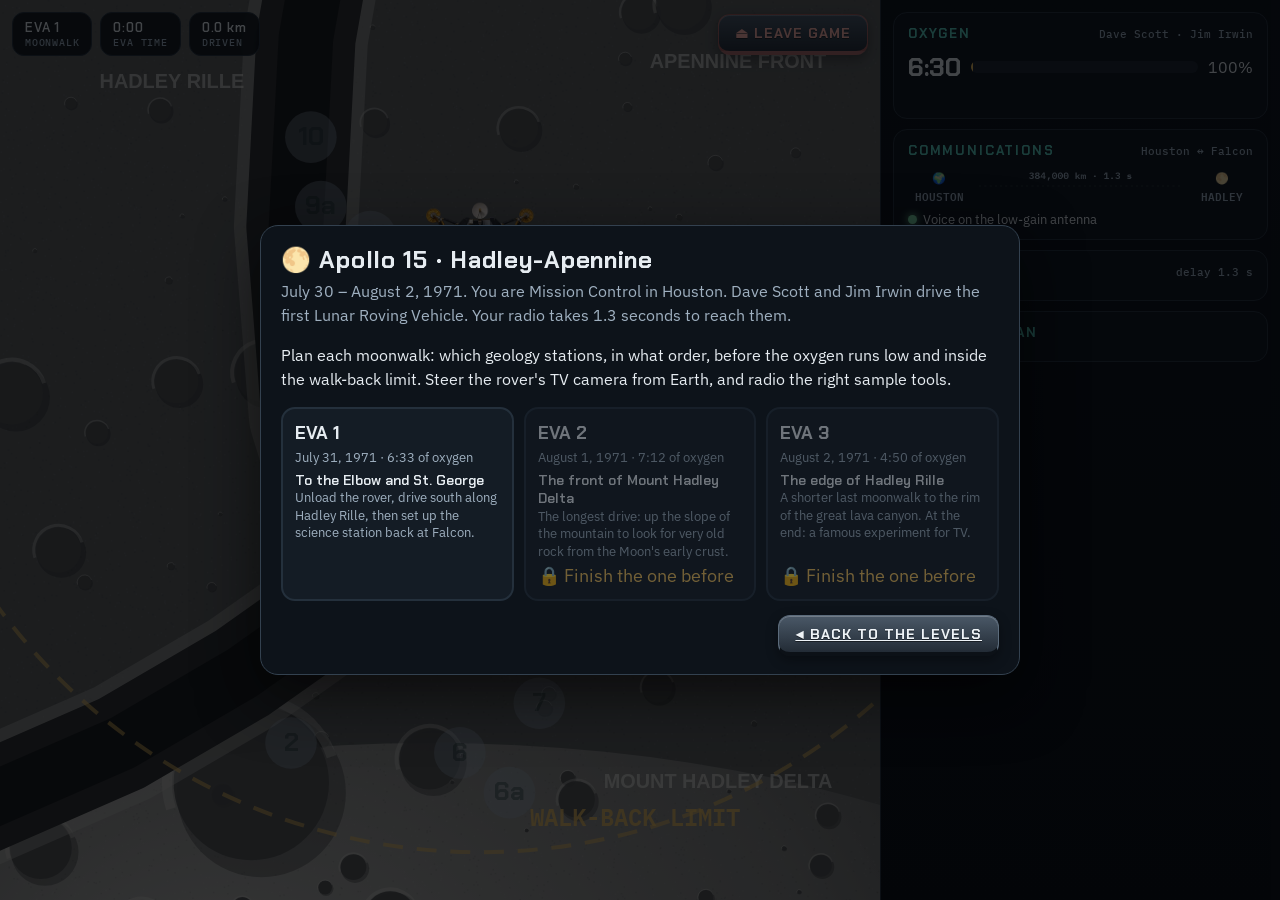
<file: game/moon.html>
<!doctype html>
<html lang="en">
<head>
<meta charset="utf-8">
<meta name="viewport" content="width=device-width, initial-scale=1, viewport-fit=cover">
<title>Apollo 15 Mission Control · Crater Crew</title>
<link rel="preconnect" href="https://fonts.googleapis.com">
<link rel="preconnect" href="https://fonts.gstatic.com" crossorigin>
<link rel="stylesheet" href="https://fonts.googleapis.com/css2?family=Chakra+Petch:wght@500;600;700&family=IBM+Plex+Mono:wght@400;500&family=IBM+Plex+Sans:wght@400;500;600&display=swap">
<!-- The Moon level: Apollo 15 at Hadley-Apennine (July 30 - August 2, 1971). The player is Mission Control in Houston:
     the astronauts drive the Lunar Roving Vehicle; Houston talks to them with a 1.3-second radio delay, plans which
     geology stations they visit before their oxygen runs low, steers the rover's TV camera from Earth, and helps pick
     the right sample tools. Code: js/moon/data.js (the real mission), js/moon/moon.js (the game). -->
<style>
:root{--fg:#e6ecf1;--muted:#9fb0c0;--gold:#f0bf5a;--teal:#58cfbe;--warn:#ff9a5a;--bad:#ff7b6c;--ok:#7fe0a8;--panel:#0d131a;--panel2:#141c25;--line:#24303c;
  --display:'Chakra Petch',sans-serif;--mono:'IBM Plex Mono',monospace}
*{box-sizing:border-box}
html,body{margin:0;height:100%;background:#05070a;color:var(--fg);font-family:'IBM Plex Sans',system-ui,sans-serif}
body{overflow:hidden}
button{font:inherit;color:inherit}
.btn{font:700 15px var(--display);letter-spacing:.05em;background:var(--panel2);color:var(--fg);border:1px solid #33414f;border-radius:10px;padding:10px 16px;cursor:pointer;transition:border-color .15s,transform .05s}
.btn:hover{border-color:var(--teal)}.btn:active{transform:translateY(1px)}
.btn.gold{background:var(--gold);color:#1d1300;border-color:var(--gold)}
.btn.teal{background:var(--teal);color:#05201b;border-color:var(--teal)}
.btn:disabled{opacity:.4;cursor:not-allowed}
.hidden{display:none!important}
/* layout: map on the left, Mission Control console on the right */
#app{display:grid;grid-template-columns:minmax(0,1fr) 400px;height:100vh;height:100dvh}
#mapWrap{position:relative;overflow:hidden;background:#0b0d10}
#map{position:absolute;inset:0;width:100%;height:100%;display:block}
#console{display:flex;flex-direction:column;gap:10px;padding:12px;background:linear-gradient(180deg,#0a0f15,#070a0e);border-left:1px solid var(--line);overflow:auto}
.card{background:var(--panel);border:1px solid var(--line);border-radius:14px;padding:12px 14px}
.card h3{margin:0 0 8px;font:700 13px var(--display);letter-spacing:.14em;color:var(--teal);text-transform:uppercase;display:flex;justify-content:space-between;align-items:center}
.card h3 small{font:500 11px var(--mono);letter-spacing:0;color:var(--muted);text-transform:none}
/* top bar over the map */
#top{position:absolute;left:12px;right:12px;top:12px;display:flex;gap:8px;align-items:center;pointer-events:none;z-index:2}
#top>*{pointer-events:auto}
.chip{background:rgba(8,12,17,.86);border:1px solid var(--line);border-radius:12px;padding:6px 12px;font:600 13px var(--display);letter-spacing:.06em;backdrop-filter:blur(4px)}
.chip small{display:block;font:500 10px var(--mono);color:var(--muted);letter-spacing:.08em}
#leave{margin-left:auto;border-color:rgba(255,123,108,.55);color:#ffb3a8}
/* oxygen */
.o2{display:grid;grid-template-columns:auto 1fr auto;gap:10px;align-items:center}
.o2 b{font:700 26px var(--display)}
.bar{height:12px;border-radius:6px;background:#1a232d;overflow:hidden;position:relative}
.bar i{position:absolute;left:0;top:0;bottom:0;background:linear-gradient(90deg,#3fae7a,#7fe0a8);border-radius:6px;transition:width .3s}
.bar.low i{background:linear-gradient(90deg,#c9573f,#ff9a5a)}
.bar u{position:absolute;top:-2px;bottom:-2px;width:2px;background:var(--gold)}
.o2note{font-size:12px;color:var(--muted);margin-top:6px;min-height:16px}
/* comms */
.comm{display:grid;grid-template-columns:62px 1fr 62px;align-items:center;gap:6px;font:600 11px var(--mono);color:var(--muted);text-align:center}
.comm .line{position:relative;height:30px}
.comm .line canvas{width:100%;height:30px;display:block}
.ant{margin-top:6px;font-size:12.5px;display:flex;gap:6px;align-items:center}
.ant i{width:9px;height:9px;border-radius:50%;background:var(--ok);box-shadow:0 0 8px var(--ok);flex:none}
.ant.tv i{background:var(--gold);box-shadow:0 0 8px var(--gold)}
#log{display:flex;flex-direction:column;gap:6px;max-height:210px;overflow:auto;font-size:13.5px;line-height:1.4;padding-right:4px}
#log p{margin:0;padding:6px 9px;border-radius:9px;background:var(--panel2)}
#log p b{font:700 11px var(--mono);letter-spacing:.06em;display:block;margin-bottom:1px}
#log p.h b{color:var(--teal)} #log p.c b{color:var(--gold)} #log p.s{background:transparent;color:var(--muted);font-size:12px;padding:2px 9px}
/* stations */
#stations{display:flex;flex-direction:column;gap:6px}
.st{display:grid;grid-template-columns:30px 1fr auto;gap:8px;align-items:center;text-align:left;padding:8px 10px;border-radius:11px;border:1px solid var(--line);background:var(--panel2);cursor:pointer}
.st:hover{border-color:var(--teal)}
.st .n{width:28px;height:28px;border-radius:50%;display:grid;place-items:center;font:700 12px var(--display);background:#26323e}
.st b{display:block;font:600 14px var(--display);letter-spacing:.03em}
.st small{color:var(--muted);font-size:12px}
.st .t{font:500 11px var(--mono);color:var(--muted);text-align:right}
.st.done{opacity:.55}.st.done .n{background:var(--ok);color:#05201b}
.st.here{border-color:var(--gold);box-shadow:0 0 0 2px rgba(240,191,90,.25)}
.st.next{animation:pulse 1.6s ease-in-out infinite}
@keyframes pulse{50%{box-shadow:0 0 0 4px rgba(88,207,190,.35)}}
.st.lm .n{background:var(--gold);color:#1d1300}
/* overlays */
.ov{position:fixed;inset:0;background:rgba(3,5,8,.72);display:grid;place-items:center;z-index:10;padding:16px}
.box{width:min(760px,100%);max-height:94vh;overflow:auto;background:var(--panel);border:1px solid #33414f;border-radius:18px;padding:18px 20px;box-shadow:0 20px 60px rgba(0,0,0,.6)}
.box h2{margin:0 0 4px;font:700 24px var(--display);letter-spacing:.03em}
.box .sub{color:var(--muted);margin:0 0 12px}
.box p{line-height:1.5}
.row{display:flex;gap:8px;flex-wrap:wrap;align-items:center}
.end{justify-content:flex-end;margin-top:14px}
/* EVA picker */
.evas{display:grid;grid-template-columns:repeat(3,1fr);gap:10px;margin:12px 0}
.eva{text-align:left;padding:12px;border-radius:14px;border:2px solid var(--line);background:var(--panel2);cursor:pointer;display:flex;flex-direction:column;gap:4px;min-height:150px}
.eva:hover:not(:disabled){border-color:var(--teal)}
.eva b{font:700 18px var(--display)}.eva small{color:var(--muted);font-size:12.5px;line-height:1.4}
.eva .stars{color:var(--gold);font-size:18px;margin-top:auto}
.eva:disabled{opacity:.45;cursor:not-allowed}
.eva.sel{border-color:var(--gold);background:rgba(240,191,90,.08)}
/* TV */
#tv{width:100%;aspect-ratio:16/9;border-radius:12px;background:#000;display:block;border:3px solid #1d2630}
.tvbar{display:grid;grid-template-columns:auto 1fr auto;gap:12px;align-items:center;margin-top:10px}
.pad{display:grid;grid-template-columns:repeat(3,48px);grid-template-rows:repeat(2,44px);gap:6px}
.pad button{border-radius:10px;border:1px solid #4b5866;background:linear-gradient(180deg,#3c4652,#252c34);font-size:20px;cursor:pointer;touch-action:none}
.pad button:active{background:linear-gradient(180deg,#4f8aa3,#2c5568)}
.pad .u{grid-column:2}.pad .l{grid-column:1;grid-row:2}.pad .d{grid-column:2;grid-row:2}.pad .r{grid-column:3;grid-row:2}
.lag{font:500 12px var(--mono);color:var(--muted);line-height:1.5}
.lag b{color:var(--gold)}
.meter{height:14px;border-radius:7px;background:#1a232d;overflow:hidden}.meter i{display:block;height:100%;background:linear-gradient(90deg,#f0bf5a,#ffe08a);width:0;transition:width .2s}
/* tools */
.tools{display:grid;grid-template-columns:repeat(auto-fill,minmax(130px,1fr));gap:10px;margin:12px 0}
.tool{display:flex;flex-direction:column;align-items:center;gap:6px;padding:12px 8px;border-radius:14px;border:2px solid var(--line);background:var(--panel2);cursor:pointer}
.tool svg{width:64px;height:64px}
.tool b{font:600 14px var(--display)}.tool small{color:var(--muted);font-size:11.5px;text-align:center}
.tool:hover{border-color:var(--teal)}
.tool.wrong{border-color:var(--bad);animation:shake .35s}.tool.right{border-color:var(--ok);background:rgba(127,224,168,.12)}
@keyframes shake{25%{transform:translateX(-5px)}75%{transform:translateX(5px)}}
.sample{display:grid;grid-template-columns:96px 1fr;gap:14px;align-items:center;background:var(--panel2);border-radius:14px;padding:12px;margin-top:10px}
.rock{width:96px;height:96px;border-radius:50%;display:grid;place-items:center;font-size:44px;background:radial-gradient(circle at 35% 30%,#3a4552,#11161c)}
.sample b{font:700 17px var(--display)}.sample p{margin:4px 0 0;font-size:14px}
.res{display:flex;flex-direction:column;gap:6px;margin:10px 0}
.res div{display:flex;justify-content:space-between;padding:8px 10px;background:var(--panel2);border-radius:10px}
.big{font:700 40px var(--display);color:var(--gold);letter-spacing:.1em}
/* phone */
@media (max-width:860px){
  body{overflow:auto}
  #app{grid-template-columns:1fr;grid-template-rows:56vh auto;height:auto}
  #mapWrap{height:56vh}
  #console{border-left:0;border-top:1px solid var(--line)}
  .evas{grid-template-columns:1fr}
  .eva{min-height:0}
  #top .chip small{display:none}
}
</style>
<link rel="stylesheet" href="ui3.css?v=1">
</head>
<body>
<div id="app">
  <div id="mapWrap">
    <canvas id="map" aria-label="Map of the Apollo 15 landing site at Hadley-Apennine"></canvas>
    <div id="top">
      <div class="chip" id="cEva">EVA 1<small>MOONWALK</small></div>
      <div class="chip" id="cClock">0:00<small>EVA TIME</small></div>
      <div class="chip" id="cDist">0.0 km<small>DRIVEN</small></div>
      <button class="btn" id="leave" title="Back to the level list">⏏ Leave game</button>
    </div>
  </div>
  <div id="console">
    <div class="card">
      <h3>Oxygen <small id="o2who">Dave Scott · Jim Irwin</small></h3>
      <div class="o2"><b id="o2t">6:30</b><div class="bar" id="o2bar"><i id="o2i"></i><u id="o2u"></u></div><span id="o2pct">100%</span></div>
      <div class="o2note" id="o2note"></div>
    </div>
    <div class="card">
      <h3>Communications <small>Houston ↔ Falcon</small></h3>
      <div class="comm"><span>🌍 HOUSTON</span><div class="line"><canvas id="sig" width="400" height="60"></canvas></div><span>🌕 HADLEY</span></div>
      <div class="ant" id="ant"><i></i><span>Voice on the low-gain antenna</span></div>
    </div>
    <div class="card">
      <h3>Capcom loop <small id="lagNote">delay 1.3 s</small></h3>
      <div id="log" aria-live="polite"></div>
    </div>
    <div class="card">
      <h3>Traverse plan <small id="planNote"></small></h3>
      <div id="stations"></div>
    </div>
  </div>
</div>
<div class="ov hidden" id="ov"><div class="box" id="box"></div></div>
<script src="js/edition.js?v=3"></script>
<script src="js/moon/data.js?v=3"></script>
<script src="js/music.js?v=3"></script>
<script src="js/moon/moon.js?v=3"></script>
</body>
</html>
</file>
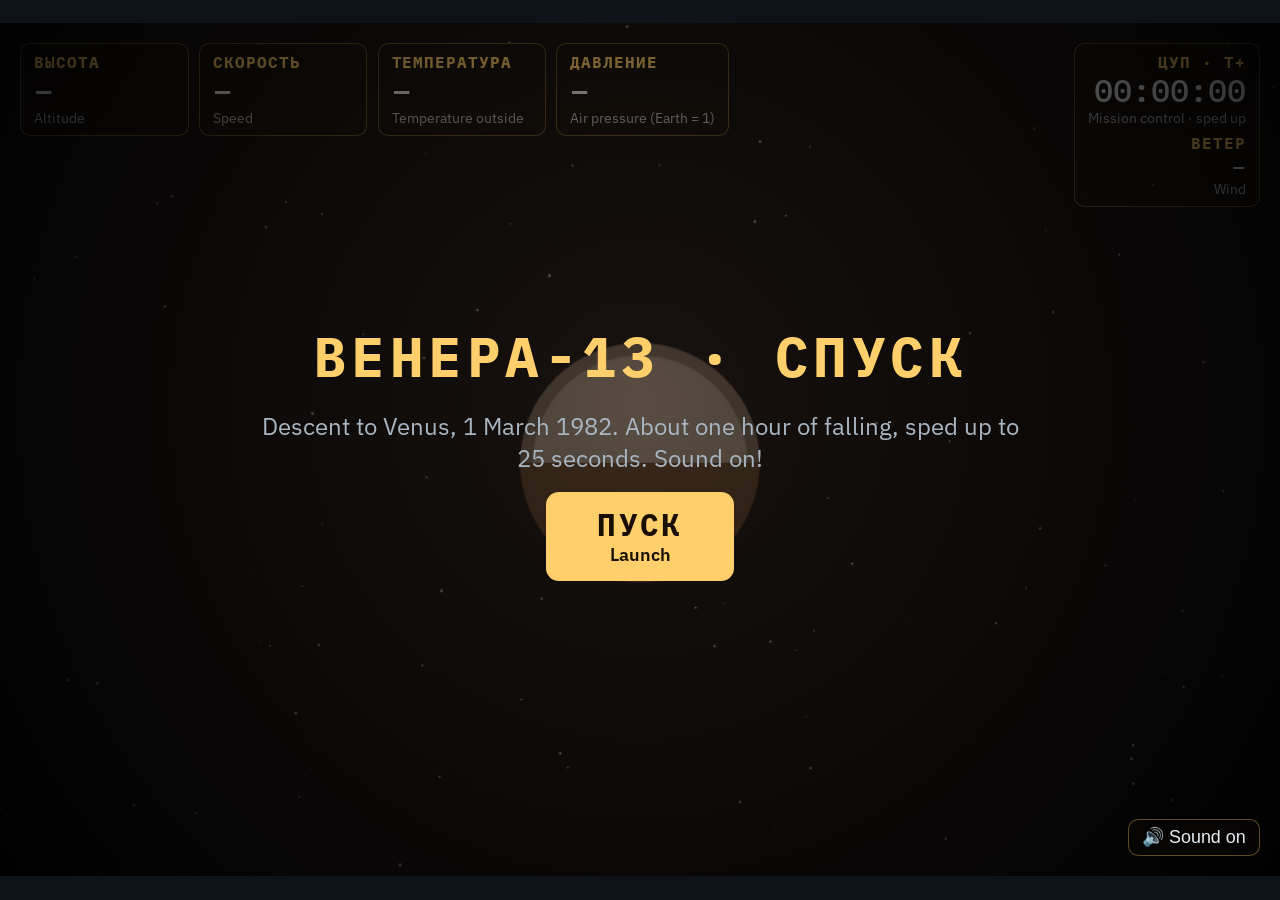
<file: game/venera-test.html>
<!doctype html>
<html lang="en">
<head>
<meta charset="utf-8">
<meta name="viewport" content="width=device-width,initial-scale=1,viewport-fit=cover">
<title>Venera Descent Test</title>
<link rel="preconnect" href="https://fonts.googleapis.com">
<link rel="preconnect" href="https://fonts.gstatic.com" crossorigin>
<link rel="stylesheet" href="https://fonts.googleapis.com/css2?family=Chakra+Petch:wght@600;700&family=IBM+Plex+Mono:wght@400;500;700&family=IBM+Plex+Sans:wght@400;600;700&display=swap">
<!-- Batch 8 test: the Venera 13 descent (1982), about one hour sped up to about 25 seconds. Not linked from the
     game yet; open game/venera-test.html. Russian first, English under it. -->
<style>
:root{--bg:#0e1319;--fg:#e6ecf1;--muted:#a9b6c2;--amber:#ffcf6b;--red:#c8242a;--mono:'IBM Plex Mono',ui-monospace,monospace;
  --body:'IBM Plex Sans',system-ui,sans-serif;--display:'Chakra Petch','IBM Plex Sans',system-ui,sans-serif}
html,body{margin:0;background:var(--bg);color:var(--fg);font-family:var(--body);min-height:100vh}
body{display:grid;place-items:center;overflow-x:hidden}
#wrap{position:relative;width:min(100vw,150vh);aspect-ratio:3/2;max-height:100vh;container-type:inline-size;overflow:hidden;background:#000}
canvas{position:absolute;inset:0;width:100%;height:100%;display:block}
.hud{position:absolute;left:1.6cqw;top:1.6cqw;display:grid;grid-template-columns:repeat(4,auto);gap:.8cqw;pointer-events:none}
.cell{background:rgba(10,8,6,.62);border:1px solid rgba(255,207,107,.35);border-radius:.8cqw;padding:.6cqw 1cqw;min-width:11cqw}
.ru{font-family:var(--mono);font-weight:700;font-size:1.25cqw;letter-spacing:.06em;color:var(--amber)}
.en{font-size:1.1cqw;color:var(--muted)}
.val{font-family:var(--mono);font-weight:500;font-size:2.5cqw;line-height:1.15;white-space:nowrap}
.clock{position:absolute;right:1.6cqw;top:1.6cqw;text-align:right;background:rgba(10,8,6,.62);border:1px solid rgba(255,207,107,.35);border-radius:.8cqw;padding:.6cqw 1cqw;pointer-events:none}
.phase{position:absolute;left:50%;transform:translateX(-50%);bottom:10.5cqw;text-align:center;white-space:nowrap;background:rgba(10,8,6,.55);border-radius:1cqw;padding:.5cqw 2cqw;pointer-events:none;transition:opacity .4s}
.phase .ru{font-size:2.9cqw;color:#fff;text-shadow:0 0 1cqw rgba(0,0,0,.8)}
.phase .en{font-size:1.8cqw;color:#ffe6b0;text-shadow:0 0 .8cqw rgba(0,0,0,.9)}
.cap{position:absolute;left:12cqw;right:12cqw;bottom:2cqw;text-align:center;font-size:1.9cqw;line-height:1.35;background:rgba(10,8,6,.66);border-radius:1cqw;padding:.9cqw 1.6cqw;pointer-events:none}
.cap:empty{display:none}
.start{position:absolute;inset:0;display:grid;place-items:center;align-content:center;gap:1.4cqw;background:radial-gradient(circle at 50% 45%,rgba(60,40,20,.35),rgba(0,0,0,.85));text-align:center}
.start h1{margin:0;font-family:var(--mono);font-weight:700;font-size:4.4cqw;letter-spacing:.08em;color:var(--amber)}
.start p{margin:0;font-size:1.9cqw;color:var(--muted);max-width:60cqw}
.btn{font-family:var(--mono);font-weight:700;font-size:2.4cqw;letter-spacing:.08em;color:#1a0f05;background:var(--amber);border:0;border-radius:1cqw;padding:1.2cqw 4cqw;cursor:pointer;line-height:1.2}
.btn small{display:block;font-family:var(--body);font-weight:600;font-size:1.4cqw;letter-spacing:0}
.mute{position:absolute;right:1.6cqw;bottom:1.6cqw;font-size:1.4cqw;z-index:2;background:rgba(10,8,6,.62);color:var(--fg);border:1px solid rgba(255,207,107,.35);border-radius:.8cqw;padding:.5cqw 1cqw;cursor:pointer}
.hidden{display:none!important}
@media (max-aspect-ratio:1/1){ /* phones held upright: a tall scene and bigger text */
  #wrap{width:min(100vw,66.67vh);aspect-ratio:2/3}
  .hud{grid-template-columns:repeat(2,1fr);right:2cqw} .cell{min-width:0} .ru{font-size:3.4cqw} .en{font-size:3cqw} .val{font-size:6.4cqw}
  .clock{display:none} .phase{bottom:33cqw} .phase .ru{font-size:6.4cqw} .phase .en{font-size:4.4cqw} .cap{font-size:4.2cqw;left:3cqw;right:3cqw;bottom:11cqw}
  .start h1{font-size:6.5cqw} .start p{font-size:3.2cqw;max-width:88cqw} .btn{font-size:4cqw} .btn small{font-size:2.6cqw} .mute{font-size:2.6cqw}}
</style>
</head>
<body>
<div id="wrap">
  <canvas id="cv" width="960" height="640"></canvas>
  <div class="hud" id="hud">
    <div class="cell"><div class="ru">ВЫСОТА</div><div class="val" id="vAlt">–</div><div class="en">Altitude</div></div>
    <div class="cell"><div class="ru">СКОРОСТЬ</div><div class="val" id="vSpd">–</div><div class="en">Speed</div></div>
    <div class="cell"><div class="ru">ТЕМПЕРАТУРА</div><div class="val" id="vTmp">–</div><div class="en">Temperature outside</div></div>
    <div class="cell"><div class="ru">ДАВЛЕНИЕ</div><div class="val" id="vPrs">–</div><div class="en">Air pressure (Earth = 1)</div></div>
  </div>
  <div class="clock"><div class="ru">ЦУП · Т+</div><div class="val" id="vClk">00:00:00</div><div class="en">Mission control · sped up</div>
    <div class="ru" style="margin-top:.5cqw">ВЕТЕР</div><div class="val" id="vWnd" style="font-size:1.8cqw">–</div><div class="en">Wind</div></div>
  <div class="phase" id="phase"><div class="ru" id="phRu"></div><div class="en" id="phEn"></div></div>
  <div class="cap" id="cap"></div>
  <button class="mute" id="mute">🔊 Sound on</button>
  <div class="start" id="start">
    <h1>ВЕНЕРА-13 · СПУСК</h1>
    <p>Descent to Venus, 1 March 1982. About one hour of falling, sped up to 25 seconds. Sound on!</p>
    <button class="btn" id="go">ПУСК<small>Launch</small></button>
  </div>
  <div class="start hidden" id="end">
    <h1 style="font-size:3.2cqw">ВЕНЕРА-13 ПРОРАБОТАЛА 127 МИНУТ</h1>
    <p>Venera 13 kept working on the surface for 127 minutes before the heat won. It sent the first color pictures and the first sounds from another planet.</p>
    <button class="btn" id="again">ЕЩЁ РАЗ<small>Watch again</small></button>
  </div>
</div>
<script>
(function () {
const cv = document.getElementById('cv'), cx = cv.getContext('2d'), TALL = matchMedia('(max-aspect-ratio:1/1)').matches;
const W = TALL ? 640 : 960, H = TALL ? 960 : 640; cv.width = W; cv.height = H;
const $ = id => document.getElementById(id);
const lerp = (a, b, k) => a + (b - a) * k, clamp = (v, a, b) => Math.max(a, Math.min(b, v));
const ease = k => k * k * (3 - 2 * k);
/* Venus air by height (km): temperature °C and pressure in Earth atmospheres (Venus International Reference
   Atmosphere, rounded; ground values are the ones Venera 13 measured: 457 °C, 89 atm). Wind in m/s. */
const AIR = [[125,-110,0],[100,-100,0.00003],[80,-77,0.005],[70,-43,0.036],[65,-30,0.1],[60,-10,0.24],[55,27,0.53],
  [50,75,1.07],[45,112,2.0],[40,143,3.5],[30,222,9.9],[20,298,22.5],[10,385,47],[0,457,89]];
const WIND = [[125,100],[70,100],[60,80],[50,60],[40,45],[30,30],[20,15],[10,5],[0,1]];
function table(t, a, col) {
  for (let i = 0; i < t.length - 1; i++) if (a <= t[i][0] && a >= t[i + 1][0]) return lerp(t[i + 1][col], t[i][col], (a - t[i + 1][0]) / (t[i][0] - t[i + 1][0]));
  return a > t[0][0] ? t[0][col] : t[t.length - 1][col];
}
/* Timeline (seconds of the show). Real times: entry, parachute after a few minutes, parachute dropped at 47 km,
   then about 47 minutes of falling under the brake disc. */
const T = {chute:6, drop:12, land:21.5, caps:23, pic:24.6, end:31};
function state(t) {
  let alt, spd, clock;
  if (t < T.chute) { const k = t / T.chute; alt = lerp(125, 63, ease(k)); spd = 11200 * Math.pow(250 / 11200, ease(k)); clock = k * 180; }
  else if (t < T.drop) { const k = (t - T.chute) / (T.drop - T.chute); alt = lerp(63, 47, k); spd = lerp(250, 30, Math.min(1, k * 4)); clock = 180 + k * 480; }
  else if (t < T.land) { const k = (t - T.drop) / (T.land - T.drop); alt = 47 * Math.pow(1 - k, 1.35); spd = k < .12 ? lerp(30, 50, k / .12) : lerp(50, 7.5, Math.pow((k - .12) / .88, .6)); clock = 660 + k * 2820; }
  else { alt = 0; spd = 0; clock = 3480 + (t - T.land) * 6; }
  return {alt, spd, clock, tmp: table(AIR, alt, 1), prs: table(AIR, alt, 2), wind: table(WIND, alt, 1)};
}
const ru = (v, d) => v.toFixed(d).replace('.', ',').replace(/\B(?=(\d{3})+(?!\d))/g, ' ');
const PHASES = [
  [0, 'ВХОД В АТМОСФЕРУ', 'Entering the air', 'The lander hits the air of Venus at 11 kilometers every second. Its heat shield glows like a meteor.'],
  [T.chute, 'ПАРАШЮТ', 'Parachute open', 'The shell splits open and the parachute pulls out the lander. All around: clouds made of droplets of acid.'],
  [8.6, 'МОЛНИЯ?', 'Lightning?', 'A crackle on the radio! Venera carried a lightning detector, and it heard bursts like these in the clouds.'],
  [T.drop, 'ПАРАШЮТ СБРОШЕН', 'Parachute dropped', 'The air down here is so thick that the parachute isn\'t needed. The flat metal disc on top is enough to slow the lander.'],
  [14.2, 'ПОД ОБЛАКАМИ', 'Below the clouds', 'Clear air, but orange and dim, like a dusty sunset. It gets hotter and the air presses harder every second.'],
  [T.land, 'ПОСАДКА', 'Touchdown', 'Landed at about 8 meters a second, onto a soft ring that squashes. Outside it is 457 °C: hot enough to melt lead.'],
  [T.caps, 'КРЫШКИ КАМЕР СБРОШЕНЫ', 'Lens caps off', 'Pop! The covers fly off the two cameras. Now the clock is ticking: the heat is getting in.'],
  [T.pic, 'ПЕРЕДАЧА ДАННЫХ', 'Data transmission', 'The picture comes to Earth one line at a time, sent up to the carrier spacecraft flying past Venus.'],
];
/* ---------- sound (Web Audio, made up on the spot: no sound files) ---------- */
let ac = null, muted = false, nodes = null;
function audio() {
  if (ac) return; try { ac = new (window.AudioContext || window.webkitAudioContext)(); } catch (e) { return; }
  const len = ac.sampleRate * 2, buf = ac.createBuffer(1, len, ac.sampleRate), d = buf.getChannelData(0);
  for (let i = 0; i < len; i++) d[i] = Math.random() * 2 - 1;
  const master = ac.createGain(); master.connect(ac.destination);
  const loop = (type, freq, q) => { const s = ac.createBufferSource(); s.buffer = buf; s.loop = true; const f = ac.createBiquadFilter(); f.type = type; f.frequency.value = freq; f.Q.value = q; const g = ac.createGain(); g.gain.value = 0; s.connect(f); f.connect(g); g.connect(master); s.start(); return {g, f}; };
  nodes = {master, buf, rumble: loop('lowpass', 140, 0.8), wind: loop('bandpass', 500, 0.7)};
}
function blip(freq, dur, vol, type) {
  if (!ac || muted) return; const o = ac.createOscillator(), g = ac.createGain(); o.type = type || 'sine'; o.frequency.value = freq;
  g.gain.setValueAtTime(vol, ac.currentTime); g.gain.exponentialRampToValueAtTime(0.0001, ac.currentTime + dur); o.connect(g); g.connect(nodes.master); o.start(); o.stop(ac.currentTime + dur);
}
function burst(freq, dur, vol, type) {
  if (!ac || muted) return; const s = ac.createBufferSource(); s.buffer = nodes.buf; const f = ac.createBiquadFilter(); f.type = type || 'lowpass'; f.frequency.value = freq;
  const g = ac.createGain(); g.gain.setValueAtTime(vol, ac.currentTime); g.gain.exponentialRampToValueAtTime(0.0001, ac.currentTime + dur);
  s.connect(f); f.connect(g); g.connect(nodes.master); s.start(); s.stop(ac.currentTime + dur);
}
function sound(t, s) {
  if (!nodes) return; const now = ac.currentTime;
  const rum = t < T.chute ? 0.9 * Math.sin(Math.PI * Math.min(1, t / T.chute * 1.15)) + .1 : t < T.land ? .12 : 0;
  const wnd = t < T.chute ? .1 : t < T.land ? .18 + .14 * (1 - s.alt / 63) : t < T.land + 1.5 ? .05 : 0;
  nodes.rumble.g.gain.setTargetAtTime(muted ? 0 : rum, now, .08); nodes.wind.g.gain.setTargetAtTime(muted ? 0 : wnd, now, .2);
  nodes.wind.f.frequency.setTargetAtTime(t < T.drop ? 700 : 380, now, .5);
}
$('mute').onclick = () => { muted = !muted; $('mute').textContent = muted ? '🔇 Sound off' : '🔊 Sound on'; if (ac) nodes.master.gain.value = muted ? 0 : 1; };
/* ---------- scenery ---------- */
let seed = 7; const rnd = () => (seed = (seed * 16807) % 2147483647) / 2147483647;
const stars = Array.from({length: 120}, () => [rnd() * W, rnd() * H, rnd() * 1.4 + .3]);
const wisps = Array.from({length: 46}, () => ({x: rnd() * W, y: rnd() * (H + 300), w: 120 + rnd() * 260, h: 18 + rnd() * 40, a: .25 + rnd() * .5}));
const motes = Array.from({length: 70}, () => ({x: rnd() * W, y: rnd() * H, r: .8 + rnd() * 1.8}));
const SKY = [[125,'#04050a','#120d0a'],[90,'#07070c','#1e160d'],[70,'#2a2214','#56482a'],[64,'#d9cc96','#c9b97f'],[56,'#ecdfa8','#dccb8c'],
  [49,'#e0c27a','#cfa35c'],[45,'#c98a45','#b06d33'],[30,'#b06a33','#8f5226'],[10,'#965226','#7a401d'],[0,'#8a4a22','#6a3518']];
function hex(c) { return [1, 3, 5].map(i => parseInt(c.slice(i, i + 2), 16)); }
function mix(a, b, k) { const A = hex(a), B = hex(b); return `rgb(${A.map((v, i) => Math.round(lerp(v, B[i], k))).join(',')})`; }
function sky(alt) {
  for (let i = 0; i < SKY.length - 1; i++) if (alt <= SKY[i][0] && alt >= SKY[i + 1][0]) { const k = (SKY[i][0] - alt) / (SKY[i][0] - SKY[i + 1][0]); return [mix(SKY[i][1], SKY[i + 1][1], k), mix(SKY[i][2], SKY[i + 1][2], k)]; }
  return [SKY[SKY.length - 1][1], SKY[SKY.length - 1][2]];
}
/* the ground: flat cracked rock plates, as in the Venera 13 pictures */
const plates = Array.from({length: 26}, () => ({x: rnd() * W * 1.4 - W * .2, y: rnd(), w: 60 + rnd() * 160, s: rnd()}));
function ground(gy, haze) {
  const g = cx.createLinearGradient(0, gy, 0, H); g.addColorStop(0, '#7a4521'); g.addColorStop(1, '#4e2a12');
  cx.fillStyle = g; cx.fillRect(0, gy, W, H - gy);
  for (const p of plates) {
    const y = gy + 6 + p.y * (H - gy), sc = .4 + (y - gy) / Math.max(1, H - gy);
    cx.fillStyle = p.s > .5 ? 'rgba(40,20,8,.45)' : 'rgba(150,90,45,.35)';
    cx.beginPath(); cx.ellipse(p.x, y, p.w * sc, 5 * sc + 2, 0, 0, 7); cx.fill();
  }
  if (haze > 0) { cx.fillStyle = `rgba(176,108,52,${haze})`; cx.fillRect(0, gy, W, H - gy); }
}
/* the lander: pressure ball with "СССР", landing ring with teeth below, brake disc and antenna on top */
function lander(x, y, s, caps, spin) {
  cx.save(); cx.translate(x, y); cx.rotate(spin || 0); cx.scale(s, s);
  cx.strokeStyle = '#5b5f63'; cx.lineWidth = 2.2;
  for (const dx of [-26, -10, 10, 26]) { cx.beginPath(); cx.moveTo(dx * .7, 20); cx.lineTo(dx, 36); cx.stroke(); }
  cx.fillStyle = '#7d8286'; cx.beginPath(); cx.ellipse(0, 40, 42, 10, 0, 0, 7); cx.fill();
  cx.fillStyle = '#9da2a6'; cx.beginPath(); cx.ellipse(0, 37, 42, 8, 0, 0, 7); cx.fill();
  cx.fillStyle = '#5d6266'; for (let i = -38; i <= 38; i += 7.6) { cx.beginPath(); cx.moveTo(i - 2.5, 46); cx.lineTo(i, 50); cx.lineTo(i + 2.5, 46); cx.fill(); }
  const b = cx.createRadialGradient(-10, -12, 4, 0, 0, 32); b.addColorStop(0, '#f4f2ea'); b.addColorStop(.7, '#c7c8c2'); b.addColorStop(1, '#8e918e');
  cx.fillStyle = b; cx.beginPath(); cx.arc(0, 0, 30, 0, 7); cx.fill();
  cx.fillStyle = '#3e4a56'; cx.fillRect(-29.5, 12, 59, 4);
  cx.fillStyle = '#b3171d'; cx.font = '700 13px "IBM Plex Sans",sans-serif'; cx.textAlign = 'center'; cx.fillText('СССР', 0, -1);
  cx.fillStyle = '#1d2329'; cx.font = '700 6.3px "IBM Plex Sans",sans-serif'; cx.fillText('ВЕНЕРА-13', 0, 8.5);
  for (const sx of [-15, 15]) { cx.fillStyle = '#2b2f33'; cx.beginPath(); cx.arc(sx, 23, 3.6, 0, 7); cx.fill();
    if (caps) { cx.fillStyle = '#c9a23a'; cx.beginPath(); cx.arc(sx, 23, 4.2, Math.PI, 0); cx.fill(); } }
  cx.fillStyle = '#6f7478'; cx.fillRect(-4, -36, 8, 8);
  const dsk = cx.createLinearGradient(-64, 0, 64, 0); dsk.addColorStop(0, '#8d9296'); dsk.addColorStop(.45, '#e3e5e2'); dsk.addColorStop(1, '#7b8084');
  cx.fillStyle = dsk; cx.beginPath(); cx.ellipse(0, -36, 64, 8, 0, 0, 7); cx.fill();
  cx.fillStyle = '#5c6165'; cx.beginPath(); cx.ellipse(0, -34, 64, 5, 0, 0, Math.PI); cx.fill();
  cx.fillStyle = '#c3c6c4'; cx.fillRect(-7, -66, 14, 28);
  cx.strokeStyle = '#7b8084'; cx.lineWidth = 1.4; for (let i = 0; i < 6; i++) { cx.beginPath(); cx.moveTo(-7, -62 + i * 4.4); cx.lineTo(7, -64 + i * 4.4); cx.stroke(); }
  cx.fillStyle = '#9da2a6'; cx.beginPath(); cx.ellipse(0, -66, 7, 2.5, 0, 0, 7); cx.fill();
  cx.restore();
}
function shell(x, y, s, glow, split) {
  cx.save(); cx.translate(x, y); cx.scale(s, s);
  if (glow > 0) {
    const tr = cx.createLinearGradient(0, 40, 0, -260); tr.addColorStop(0, `rgba(255,220,150,${.85 * glow})`); tr.addColorStop(.3, `rgba(255,120,40,${.5 * glow})`); tr.addColorStop(1, 'rgba(255,80,20,0)');
    cx.fillStyle = tr; cx.beginPath(); cx.moveTo(-70, 10); cx.quadraticCurveTo(-30 - 20 * Math.random(), -160, 0, -280); cx.quadraticCurveTo(30 + 20 * Math.random(), -160, 70, 10); cx.fill();
    const h = cx.createRadialGradient(0, 30, 10, 0, 30, 110); h.addColorStop(0, `rgba(255,250,220,${glow})`); h.addColorStop(.35, `rgba(255,160,60,${.7 * glow})`); h.addColorStop(1, 'rgba(255,90,20,0)');
    cx.fillStyle = h; cx.beginPath(); cx.arc(0, 30, 110, 0, 7); cx.fill();
  }
  const top = -split * 140, bot = split * 120;
  cx.globalAlpha = 1 - split * .8;
  cx.fillStyle = '#4a4440'; cx.beginPath(); cx.arc(0, top, 58, Math.PI, 0); cx.fill();
  cx.fillStyle = '#6a625b'; cx.beginPath(); cx.arc(0, top, 52, Math.PI, 0); cx.fill();
  cx.fillStyle = glow > 0 ? mix('#3a2a20', '#ff9a40', glow * .8) : '#3a2a20'; cx.beginPath(); cx.arc(0, bot, 58, 0, Math.PI); cx.fill();
  cx.globalAlpha = 1; cx.restore();
}
function chute(x, y, s, sway, up) {
  cx.save(); cx.translate(x, y - up); cx.rotate(sway); cx.scale(s, s);
  cx.strokeStyle = 'rgba(70,60,50,.8)'; cx.lineWidth = 1;
  for (let i = -5; i <= 5; i++) { cx.beginPath(); cx.moveTo(i * 17, -160); cx.lineTo(0, up / s); cx.stroke(); }
  const c = cx.createLinearGradient(-95, 0, 95, 0); c.addColorStop(0, '#d8d2c4'); c.addColorStop(.5, '#fbf7ee'); c.addColorStop(1, '#c9c1b1');
  cx.fillStyle = c; cx.beginPath(); cx.moveTo(-95, -158); cx.quadraticCurveTo(0, -270, 95, -158); cx.quadraticCurveTo(0, -176, -95, -158); cx.fill();
  cx.fillStyle = '#d4552a'; for (let i = -3; i <= 3; i += 2) { cx.beginPath(); cx.moveTo(i * 22, -163); cx.lineTo(i * 26 + 12, -228 + Math.abs(i) * 6); cx.lineTo(i * 26 + 26, -226 + Math.abs(i) * 6); cx.lineTo(i * 22 + 18, -164); cx.fill(); }
  cx.restore();
}
/* ---------- the picture from the camera: a made-up fish-eye view in the style of the Venera 13 panoramas ---------- */
const PW = 900, PH = 250, pic = document.createElement('canvas'); pic.width = PW; pic.height = PH;
(function paint() {
  const p = pic.getContext('2d'), hz = x => -60 + 190 * Math.pow((x - PW / 2) / (PW / 2), 2);
  p.fillStyle = '#5a3416'; p.fillRect(0, 0, PW, PH);
  for (let x = 0; x < PW; x++) { const h = hz(x); if (h > 0) { const g = p.createLinearGradient(0, 0, 0, h); g.addColorStop(0, '#d79a52'); g.addColorStop(1, '#f0c27e'); p.fillStyle = g; p.fillRect(x, 0, 1, h); } }
  seed = 31;
  for (let i = 0; i < 2600; i++) { const x = rnd() * PW, y = Math.max(0, hz(x)) + rnd() * PH; p.fillStyle = rnd() > .5 ? 'rgba(30,15,5,.35)' : 'rgba(140,85,40,.25)'; p.fillRect(x, y, 2, 1.5); }
  /* flat rock plates: small and squashed near the horizon, big near the lander */
  const plates = [];
  for (let i = 0; i < 230; i++) { const x = rnd() * PW, h = Math.max(0, hz(x)), d = Math.pow(rnd(), .7); plates.push({x, y: h + 3 + d * (PH - h), d}); }
  plates.sort((a, b) => a.y - b.y);
  for (const q of plates) {
    const rx = 6 + q.d * 55 * (.5 + rnd()), ry = 1.2 + q.d * 13 * (.4 + rnd()), n = 7, tilt = (q.x - PW / 2) / PW * .6;
    const pts = Array.from({length: n}, (_, j) => { const a = j / n * Math.PI * 2, r = .75 + rnd() * .35; return [q.x + Math.cos(a + tilt) * rx * r, q.y + Math.sin(a) * ry * r]; });
    const tone = 95 + rnd() * 55;
    p.fillStyle = 'rgba(25,12,4,.6)'; p.beginPath(); pts.forEach(([x, y], j) => j ? p.lineTo(x + 1.5, y + 2) : p.moveTo(x + 1.5, y + 2)); p.fill();
    p.fillStyle = `rgb(${tone + 30},${tone * .62 + 8},${tone * .3})`; p.beginPath(); pts.forEach(([x, y], j) => j ? p.lineTo(x, y) : p.moveTo(x, y)); p.fill();
    p.strokeStyle = `rgba(230,170,100,${.25 + q.d * .25})`; p.lineWidth = 1; p.beginPath(); pts.slice(n / 2 | 0).forEach(([x, y], j) => j ? p.lineTo(x, y) : p.moveTo(x, y)); p.stroke();
    if (q.d > .5 && rnd() > .5) { p.strokeStyle = 'rgba(30,15,5,.5)'; p.beginPath(); p.moveTo(q.x - rx * .5, q.y - ry * .2); p.lineTo(q.x + rx * .1, q.y + ry * .3); p.lineTo(q.x + rx * .4, q.y - ry * .1); p.stroke(); }
  }
  p.fillStyle = '#7e8387'; p.beginPath(); p.ellipse(PW / 2, PH + 70, 300, 115, 0, Math.PI, 0); p.fill();
  p.fillStyle = '#a4a9ad'; p.beginPath(); p.ellipse(PW / 2, PH + 78, 288, 106, 0, Math.PI, 0); p.fill();
  p.fillStyle = '#62676b'; for (let a = Math.PI * 1.06; a < Math.PI * 1.94; a += .055) { const x = PW / 2 + Math.cos(a) * 300, y = PH + 70 + Math.sin(a) * 115; p.beginPath(); p.moveTo(x - 6, y + 4); p.lineTo(x, y - 9); p.lineTo(x + 6, y + 4); p.fill(); }
  const cols = ['#f2f2f2', '#d8c13a', '#3a8fd8', '#cf3b32', '#3faa52', '#222'];
  cols.forEach((c, i) => { p.fillStyle = c; p.fillRect(PW / 2 + 130 + i * 15, PH - 46, 14, 14); });
  p.fillStyle = '#2d2a26'; p.beginPath(); p.ellipse(PW / 2 - 210, PH - 48, 22, 9, -.2, Math.PI, 0); p.fill();
  for (let y = 0; y < PH; y += 2) { p.fillStyle = `rgba(0,0,0,${.05 + Math.random() * .06})`; p.fillRect(0, y, PW, 1); }
  const v = p.createRadialGradient(PW / 2, PH / 2, PH * .4, PW / 2, PH / 2, PW * .6); v.addColorStop(0, 'rgba(0,0,0,0)'); v.addColorStop(1, 'rgba(0,0,0,.45)');
  p.fillStyle = v; p.fillRect(0, 0, PW, PH);
})();
/* ---------- the show ---------- */
let t0 = 0, last = 0, scroll = 0, running = false, phaseShown = -1, beeps = 0, flashT = -9, dust = [];
const flashes = [8.6, 9.4, 10.8];
function frame(now) {
  if (!running) return;
  const t = (now - t0) / 1000, dt = Math.min(.05, (now - last) / 1000); last = now;
  const s = state(t);
  /* background */
  const [c1, c2] = sky(s.alt), g = cx.createLinearGradient(0, 0, 0, H); g.addColorStop(0, c1); g.addColorStop(1, c2);
  cx.fillStyle = g; cx.fillRect(0, 0, W, H);
  if (s.alt > 70) { cx.fillStyle = `rgba(255,255,255,${clamp((s.alt - 75) / 30, 0, 1) * .8})`; for (const [x, y, r] of stars) cx.fillRect(x, y, r, r); }
  if (t < T.chute + .5) {
    const top = lerp(H * .78, -260, ease(clamp(t / (T.chute - .4), 0, 1)));
    const lg = cx.createLinearGradient(0, top - 60, 0, top + 300); lg.addColorStop(0, 'rgba(255,240,190,0)'); lg.addColorStop(.18, 'rgba(250,236,186,.95)'); lg.addColorStop(1, '#d9c88e');
    cx.fillStyle = lg; cx.beginPath(); cx.ellipse(W / 2, top + 1500, 2300, 1500, 0, 0, 7); cx.fill();
  }
  /* clouds and haze stream past */
  const vis = t < T.chute ? 900 : t < T.drop ? 260 : t < T.land ? 150 + s.spd * 2 : 0;
  scroll += vis * dt;
  const cloud = s.alt > 70 ? 0 : s.alt > 48 ? 1 : clamp((s.alt - 30) / 18, .15, 1) * .6;
  if (cloud > 0 && t < T.land) for (const w of wisps) {
    const y = H + 150 - ((w.y + scroll) % (H + 300));
    const col = s.alt > 48 ? '255,248,214' : '214,150,82';
    cx.fillStyle = `rgba(${col},${w.a * cloud * (t < T.chute ? .55 : 1)})`;
    cx.beginPath(); cx.ellipse(w.x, y, w.w, t < T.chute ? w.h * 3 : w.h, 0, 0, 7); cx.fill();
  }
  if (t > T.drop) for (const m of motes) { m.x -= s.wind * dt * 3; m.y -= vis * dt * .8; if (m.x < 0) m.x += W; if (m.y < 0) m.y += H; cx.fillStyle = 'rgba(255,210,150,.35)'; cx.fillRect(m.x, m.y, m.r, m.r); }
  /* lightning */
  for (const f of flashes) if (t >= f && t - dt < f) { flashT = t; burst(2500, .35, .35, 'highpass'); }
  if (t - flashT < .25) { cx.fillStyle = `rgba(255,255,240,${(1 - (t - flashT) / .25) * .6})`; cx.fillRect(0, 0, W, H); }
  /* ground rises up at the end */
  const LY = TALL ? 470 : 330, S = 1.55, landY = LY + 50 * S;
  if (s.alt < 9) ground(lerp(H + 20, landY, ease(clamp((9 - s.alt) / 9, 0, 1))), clamp(s.alt / 9, 0, .6));
  /* the lander */
  const shake = t < T.chute ? 6 * Math.sin(Math.PI * clamp(t / T.chute, 0, 1)) : t > T.land && t < T.land + .35 ? 7 * (1 - (t - T.land) / .35) : 0;
  const sx = W / 2 + (Math.random() - .5) * shake, sy = LY + (Math.random() - .5) * shake;
  const sway = t > T.chute && t < T.drop ? Math.sin(t * 2.1) * .08 : t > T.drop && t < T.land ? Math.sin(t * 1.3) * .03 : 0;
  if (t > T.chute - .1 && t < T.drop + 3) chute(sx, sy - 66 * S, .8, sway, t > T.drop ? (t - T.drop) * 260 : 0);
  if (t < T.chute + 1.5) { if (t > T.chute) lander(sx, sy, S, true, sway); shell(sx, sy, S, t < T.chute ? clamp(Math.sin(Math.PI * t / T.chute) * 1.3, 0, 1) : 0, t > T.chute ? ease(clamp((t - T.chute) / 1.5, 0, 1)) : 0); }
  else lander(sx, sy, S, t < T.caps, sway);
  if (t > T.caps && t < T.caps + 1.6) for (const sd of [-1, 1]) { const k = t - T.caps; cx.fillStyle = '#c9a23a'; cx.beginPath(); cx.arc(sx + sd * (15 * S + k * 140), sy + 23 * S - k * 160 + k * k * 220, 7, 0, 7); cx.fill(); }
  if (t > T.land && dust.length === 0) { dust = Array.from({length: 40}, () => ({a: Math.random() * Math.PI, v: 40 + Math.random() * 90})); burst(160, .9, .9); blip(70, .5, .5, 'sine'); }
  if (t > T.land && t < T.land + 3) for (const d of dust) { const k = t - T.land; cx.fillStyle = `rgba(150,95,50,${.5 * (1 - k / 3)})`; cx.beginPath(); cx.arc(sx + Math.cos(d.a) * d.v * k * 1.4, landY - Math.sin(d.a) * d.v * k * .35, 6 + k * 10, 0, 7); cx.fill(); }
  /* the picture arrives line by line */
  if (t > T.pic) {
    const k = clamp((t - T.pic - .4) / 4.2, 0, 1), dw = Math.min(PW, W - 40), dh = PH * dw / PW, px = (W - dw) / 2, py = TALL ? 300 : 180;
    cx.fillStyle = 'rgba(8,6,4,.86)'; cx.fillRect(0, 0, W, H);
    cx.strokeStyle = 'rgba(255,207,107,.6)'; cx.strokeRect(px - 6, py - 6, dw + 12, dh + 12);
    const cols = Math.floor(k * PW); if (cols > 0) cx.drawImage(pic, 0, 0, cols, PH, px, py, cols * dw / PW, dh);
    if (k < 1) { cx.fillStyle = 'rgba(255,230,170,.85)'; cx.fillRect(px + cols * dw / PW, py, 2, dh); }
    cx.fillStyle = '#ffcf6b'; cx.font = '700 15px "IBM Plex Mono",monospace'; cx.textAlign = 'left';
    cx.fillText(`ВЕНЕРА-13 · КАМЕРА 1 · СТРОКА ${Math.floor(k * 1000)} / 1000`, px, py + dh + 32);
    cx.fillStyle = '#a9b6c2'; cx.font = '400 14px "IBM Plex Sans",sans-serif'; cx.fillText(`Camera 1 · line ${Math.floor(k * 1000)} of 1000` + (TALL ? '' : ' · drawn for this test, not the real photo'), px, py + dh + 54);
    if (Math.floor(t * 8) !== beeps && k < 1) { beeps = Math.floor(t * 8); blip(1400 + (beeps % 3) * 120, .05, .05, 'square'); }
  } else if (Math.floor(t) !== beeps) { beeps = Math.floor(t); blip(1200, .07, .06); }
  /* numbers */
  $('vAlt').textContent = ru(s.alt, s.alt < 10 ? 2 : 1) + ' км';
  $('vSpd').textContent = ru(s.spd, s.spd < 100 ? 1 : 0) + ' м/с';
  $('vTmp').textContent = (s.tmp < 0 ? '−' : '') + ru(Math.abs(s.tmp), 0) + ' °C';
  $('vPrs').textContent = ru(s.prs, s.prs < 1 ? 2 : s.prs < 10 ? 1 : 0) + ' атм';
  const c = Math.floor(s.clock); $('vClk').textContent = [c / 3600, c / 60 % 60, c % 60].map(v => String(Math.floor(v)).padStart(2, '0')).join(':');
  $('vWnd').textContent = t < T.land ? ru(s.wind, 0) + ' м/с' : '1 м/с';
  let ph = 0; PHASES.forEach((p, i) => { if (t >= p[0]) ph = i; });
  if (ph !== phaseShown) { phaseShown = ph; $('phRu').textContent = PHASES[ph][1]; $('phEn').textContent = PHASES[ph][2]; $('cap').textContent = PHASES[ph][3];
    if (ph === 1) burst(900, .6, .5, 'bandpass'); if (ph === 3) burst(1200, .3, .3, 'highpass'); if (ph === 6) { blip(900, .08, .2, 'triangle'); setTimeout(() => blip(1100, .08, .2, 'triangle'), 90); } }
  $('phase').style.opacity = t > T.pic ? 0 : 1; $('phase').style.top = '';
  sound(t, s);
  if (t > T.end) { running = false; if (nodes) { nodes.rumble.g.gain.value = 0; nodes.wind.g.gain.value = 0; } $('end').classList.remove('hidden'); return; }
  requestAnimationFrame(frame);
}
function go() {
  audio(); if (ac && ac.state === 'suspended') ac.resume();
  $('start').classList.add('hidden'); $('end').classList.add('hidden');
  scroll = 0; phaseShown = -1; beeps = 0; flashT = -9; dust = []; running = true; t0 = last = performance.now(); requestAnimationFrame(frame);
}
$('go').onclick = go; $('again').onclick = go;
/* ?t=12 jumps to a moment (for screenshots) */
const jump = parseFloat(new URLSearchParams(location.search).get('t'));
if (jump >= 0) { $('start').classList.add('hidden'); running = true; t0 = performance.now() - jump * 1000; last = performance.now() - 16; requestAnimationFrame(frame); }
else { cx.fillStyle = '#05060c'; cx.fillRect(0, 0, W, H); for (const [x, y, r] of stars) { cx.fillStyle = 'rgba(255,255,255,.7)'; cx.fillRect(x, y, r, r); } shell(W / 2, TALL ? 470 : 330, 1.55, 0, 0); }
})();
</script>
</body>
</html>
</file>
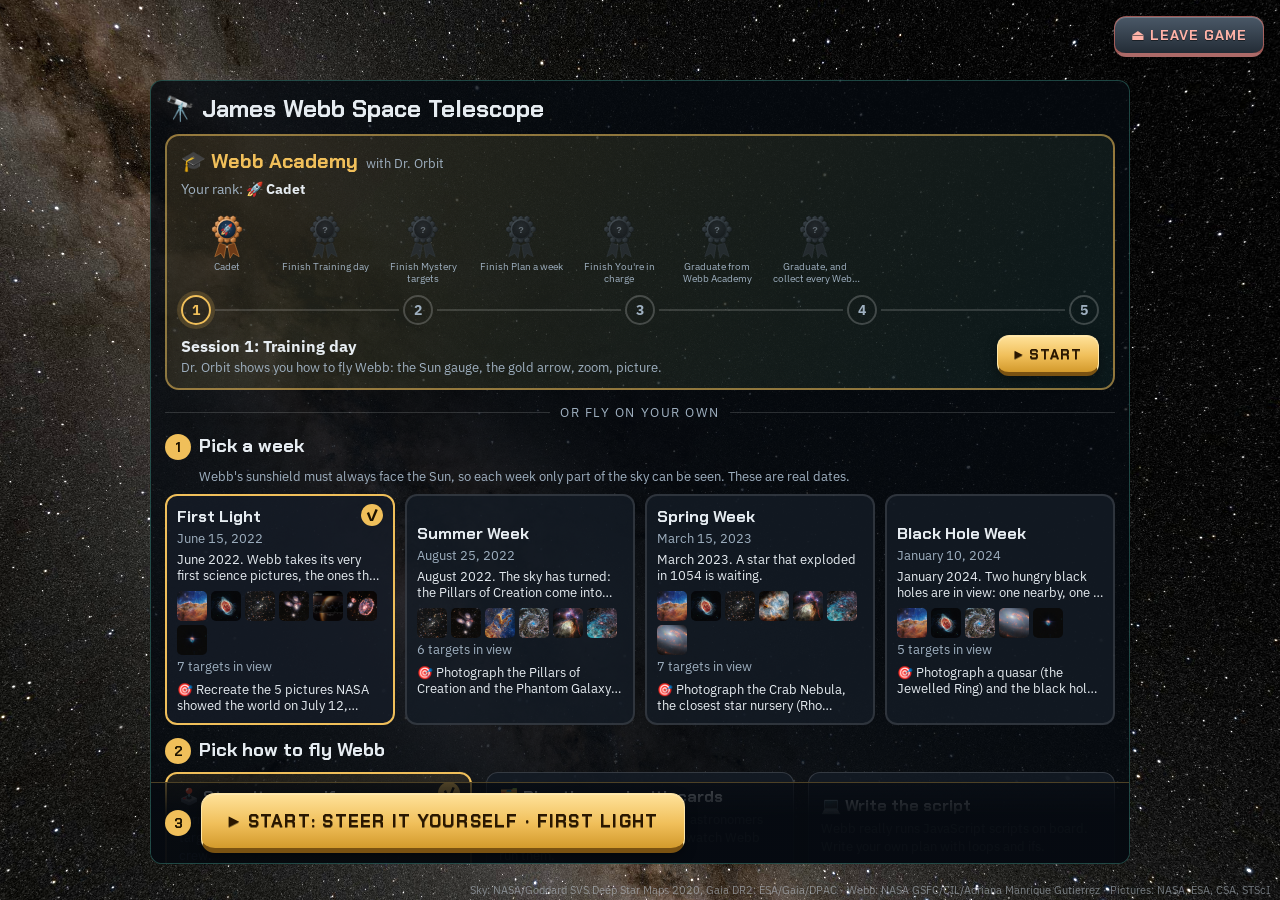
<file: game/webb-test.html>
<!doctype html>
<meta charset="utf-8"><title>James Webb mission</title>
<script>location.replace('webb.html' + location.search + location.hash);</script>
<p>The Webb mission moved to <a href="webb.html">webb.html</a>.</p>
</file>
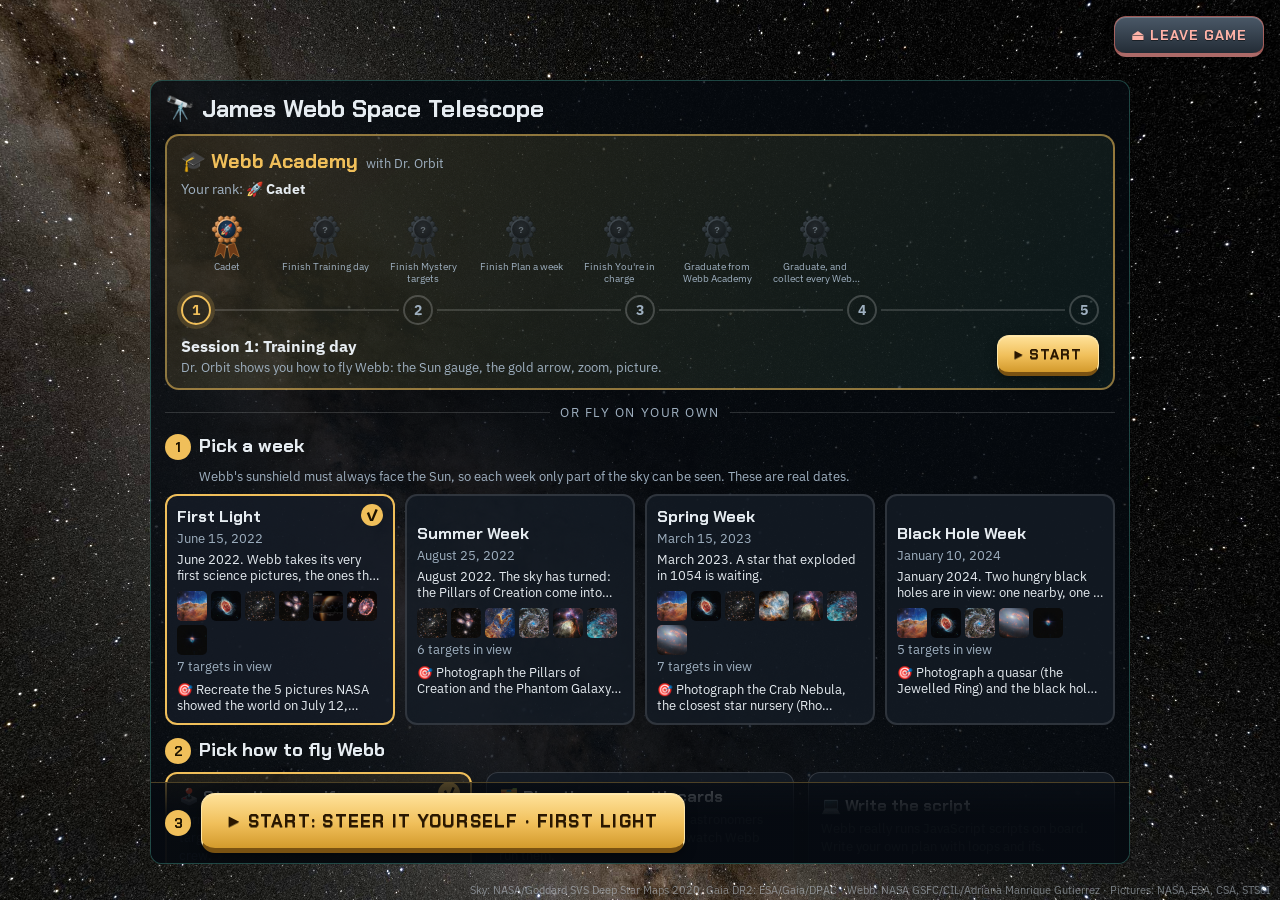
<file: game/webb.html>
<!doctype html>
<html lang="en">
<head>
<meta charset="utf-8">
<meta name="viewport" content="width=device-width,initial-scale=1,viewport-fit=cover">
<title>James Webb Telescope · Crater Crew</title>
<link rel="preconnect" href="https://fonts.googleapis.com">
<link rel="preconnect" href="https://fonts.gstatic.com" crossorigin>
<link rel="stylesheet" href="https://fonts.googleapis.com/css2?family=Chakra+Petch:wght@600;700&family=IBM+Plex+Mono:wght@400;600&family=IBM+Plex+Sans:wght@400;600&display=swap">
<!-- Webb mission test (not linked from the game, not in the itch.io builds). The real sky (NASA SVS Deep Star Maps
     2020) in WebGL; plan a week of real observations with cards (like NASA's APT forms) or JavaScript (like Webb's
     real onboard scripts), or steer by hand; watch Webb's systems run the plan; real Webb pictures go to an album.
     Code: js/webb/data.js (targets), model.js (Webb's rules), worker.js (runs kids' scripts safely), app.js. -->
<style>
:root{--fg:#e6ecf1;--muted:#9fb0c0;--gold:#f0bf5a;--teal:#58cfbe;--warn:#ff9a5a;--bad:#ff7b6c;--panel:rgba(6,10,16,.82);--line:rgba(88,207,190,.3)}
*{box-sizing:border-box}
html,body{margin:0;height:100%;background:#000;color:var(--fg);font-family:'IBM Plex Sans',system-ui,sans-serif;overflow:hidden}
canvas.full{position:fixed;inset:0;width:100%;height:100%;display:block}
#hud{pointer-events:none}
.panel{position:fixed;background:var(--panel);border:1px solid var(--line);border-radius:12px;padding:12px 14px}
.mono{font-family:'IBM Plex Mono',monospace}
h1,h2,h3{font-family:'Chakra Petch',sans-serif;margin:0}
.btn{font:700 15px 'Chakra Petch',sans-serif;letter-spacing:.05em;background:rgba(20,28,38,.9);color:var(--fg);border:1px solid rgba(255,255,255,.22);border-radius:9px;padding:9px 14px;cursor:pointer}
.btn:hover{border-color:var(--teal)}
.btn.gold{background:var(--gold);color:#140c02;border-color:var(--gold)}
.btn.small{font-size:13px;padding:6px 10px}
.btn:disabled{opacity:.45;cursor:default}
.hidden{display:none!important}
/* title */
/* Webb Academy */
.acad{background:linear-gradient(135deg,rgba(240,191,90,.14),rgba(88,207,190,.08));border:2px solid rgba(240,191,90,.55);border-radius:14px;padding:12px 14px;margin-bottom:14px}
.acadHead b{font:700 20px 'Chakra Petch',sans-serif;color:var(--gold)}.acadHead small{color:var(--muted);margin-left:8px}
.acadDots{display:flex;align-items:center;margin:10px 0}
.acadDots span{width:30px;height:30px;border-radius:50%;display:grid;place-items:center;font-weight:700;font-size:14px;border:2px solid rgba(255,255,255,.2);color:var(--muted);flex:none}
.acadDots span.ok{background:#3fae7a;border-color:#3fae7a;color:#fff}.acadDots span.cur{border-color:var(--gold);color:var(--gold);box-shadow:0 0 0 4px rgba(240,191,90,.18)}
.acadDots i{flex:1;height:2px;background:rgba(255,255,255,.15);margin:0 4px}
.acadNow{display:flex;gap:12px;align-items:center;justify-content:space-between}
.acadNow b{display:block;font-size:16px}.acadNow small{color:var(--muted);font-size:13px}
.acadAgain{margin-top:8px;font-size:12.5px;color:var(--muted);display:flex;gap:6px;align-items:center;flex-wrap:wrap}
.acadRank{margin-top:6px;font-size:14px;color:var(--muted)}.acadRank b{color:var(--fg)}
.acadBadges{display:flex;gap:6px;margin-top:10px;flex-wrap:wrap}
.acadBadges div{display:flex;flex-direction:column;align-items:center;width:92px;text-align:center}
.acadBadges small{font-size:10px;line-height:1.2;color:var(--muted);margin-top:2px;display:-webkit-box;-webkit-line-clamp:2;-webkit-box-orient:vertical;overflow:hidden}
.bsvg{overflow:visible}.bsvg.off{opacity:.75}
.bsvg .glint{animation:gl 3.2s ease-in-out infinite}
@keyframes gl{0%,55%{transform:skewX(-20deg) translateX(0)}100%{transform:skewX(-20deg) translateX(220px)}}
.acadBadges div:hover .bsvg{transform:scale(1.12)}.acadBadges .bsvg{transition:transform .2s}
#badgePop{left:50%;top:50%;transform:translate(-50%,-50%);z-index:6;text-align:center;width:min(360px,90vw);border-color:var(--gold);padding:20px;animation:bp .5s cubic-bezier(.2,1.6,.4,1)}
#badgePop.hidden{display:none}
#badgePop small{color:var(--gold);letter-spacing:.2em;font-weight:700}
#badgePop h2{margin:4px 0;font:700 26px 'Chakra Petch',sans-serif}
#badgePop p{color:var(--muted);margin:0 0 14px}
#badgePop .bglow{filter:drop-shadow(0 0 22px rgba(240,191,90,.6));animation:bs 3s ease-in-out infinite}
@keyframes bp{from{transform:translate(-50%,-50%) scale(.4);opacity:0}}
@keyframes bs{50%{transform:rotate(-4deg) scale(1.04)}}
#exitBtn{position:fixed;top:16px;right:16px;z-index:4;border-color:rgba(255,123,108,.55);color:#ffb3a8}
/* the weeks screen: steps 1-2-3 */
.whead{display:flex;align-items:center;justify-content:space-between;gap:10px;margin-bottom:10px}.whead h2{margin:0}
.orown{display:flex;align-items:center;gap:10px;margin:14px 0 6px;color:var(--muted);font-size:13px;text-transform:uppercase;letter-spacing:.12em}
.orown:before,.orown:after{content:"";flex:1;height:1px;background:rgba(255,255,255,.15)}
h3.step{display:flex;align-items:baseline;gap:8px;flex-wrap:wrap;margin:12px 0 0}h3.step small{font:400 12.5px 'IBM Plex Sans',sans-serif;color:var(--muted);flex-basis:100%;margin-left:34px}
.step i{font-style:normal;width:26px;height:26px;border-radius:50%;background:var(--gold);color:#1d1300;display:inline-grid;place-items:center;font:700 14px 'Chakra Petch',sans-serif;flex:none}
.week,.mode{position:relative}.week .tick,.mode .tick{position:absolute;top:8px;right:10px;font-style:normal;background:var(--gold);color:#1d1300;border-radius:50%;width:22px;height:22px;display:grid;place-items:center;font-weight:700}
.mode.sel{border:2px solid var(--gold);background:rgba(240,191,90,.1)}
.gobar{display:flex;align-items:center;gap:10px;margin:14px -14px 0;padding:10px 14px;position:sticky;bottom:-12px;z-index:2;background:linear-gradient(180deg,rgba(6,10,16,.7),rgba(6,10,16,.97) 40%);border-top:1px solid rgba(240,191,90,.3)}.btn.big{font-size:18px;padding:12px 22px}
/* processing the data */
.bwimg{filter:grayscale(1)}small.cat{display:block;font:500 11px 'IBM Plex Mono',monospace;color:var(--muted);letter-spacing:.02em}h2 small.cat{display:inline;font-size:13px;margin-left:6px}
#proc{left:50%;top:50%;transform:translate(-50%,-50%);width:min(860px,94vw);max-height:90vh;overflow:auto;z-index:3}
#proc h2{margin:0}.psub{color:var(--muted);margin:2px 0 8px}.phead{display:flex;justify-content:space-between;align-items:baseline;gap:10px;flex-wrap:wrap;margin-bottom:10px}
.pbody{display:grid;grid-template-columns:minmax(0,1fr) minmax(0,1fr);gap:14px}@media (max-width:700px){.pbody{grid-template-columns:1fr}}
.pimg{position:relative;border-radius:10px;overflow:hidden;background:#000;aspect-ratio:4/3}
.pimg img{width:100%;height:100%;object-fit:cover;transition:filter .5s}
.pimg .pnoise{position:absolute;inset:0;background-size:160px;mix-blend-mode:screen;transition:opacity .5s}
.pimg .rays b{position:absolute;width:18px;height:2px;background:#fff;box-shadow:0 0 4px #fff;transition:opacity .4s}
.pimg.s0 img{filter:grayscale(1) blur(2.5px) contrast(.55) brightness(.6)}.pimg.s0 .pnoise{opacity:.85}
.pimg.s1 img{filter:grayscale(1) blur(2px) contrast(.6) brightness(.65)}.pimg.s1 .pnoise{opacity:.55}.pimg:not(.s0) .rays b{opacity:0}
.pimg.s2 img{filter:grayscale(1) blur(1.5px)}.pimg.s2 .pnoise{opacity:.3}
.pimg.s3 img,.pimg.s4.bw img{filter:grayscale(1)}.pimg.s3 .pnoise,.pimg.s4 .pnoise{opacity:0}
.pimg.s4 img{filter:none}
.pstage{margin-top:8px;font:600 18px 'Chakra Petch',sans-serif;color:var(--gold)}
.pdone{margin:6px 0;padding-left:0;list-style:none;color:#8fe3a0;font-size:13.5px}
.psteps{display:flex;flex-direction:column;gap:6px}.psteps .btn{text-align:left;white-space:normal;line-height:1.3}
.pq{font-weight:600;margin:4px 0 8px}
.btn.wrong{animation:shake .4s;border-color:var(--bad)!important;color:var(--bad)}.btn.right{border-color:#3fae7a!important;background:rgba(63,174,122,.25)!important}
@keyframes shake{25%{transform:translateX(-5px)}75%{transform:translateX(5px)}}
.fl{display:flex;flex-wrap:wrap;gap:5px;align-items:center;margin-top:6px}
.fchip{font:600 11px 'IBM Plex Mono',monospace;padding:3px 7px;border-radius:7px;border:1px solid rgba(255,255,255,.2);background:rgba(255,255,255,.05);color:var(--muted);cursor:pointer}
.fchip.on{background:var(--c);color:#0b0f14;border-color:var(--c)}
/* week picker */
#weeks{left:50%;top:calc(50% + 22px);transform:translate(-50%,-50%);width:min(980px,94vw);max-height:calc(92vh - 44px);overflow:auto}
#weeks .grid{display:grid;grid-template-columns:repeat(auto-fit,minmax(200px,1fr));gap:10px;margin:10px 0}
.week>div:not(.thumbs){display:-webkit-box;-webkit-line-clamp:2;-webkit-box-orient:vertical;overflow:hidden;font-size:12.5px!important}
.week{padding:10px!important}.week b{font-size:16px!important}
.week{background:rgba(20,28,38,.85);border:2px solid rgba(255,255,255,.12);border-radius:12px;padding:12px;cursor:pointer;text-align:left;color:var(--fg);font:inherit}
.week:hover,.week.sel{border-color:var(--gold)}
.week b{font:700 18px 'Chakra Petch',sans-serif;display:block}
.week small{color:var(--muted)}
.week .thumbs{display:flex;gap:4px;margin-top:8px;flex-wrap:wrap}
.week .thumbs img{width:30px;height:30px;object-fit:cover;border-radius:5px}
.modes{display:grid;grid-template-columns:repeat(auto-fit,minmax(220px,1fr));gap:10px;margin-top:8px}
.mode{background:rgba(20,28,38,.85);border:1px solid rgba(255,255,255,.14);border-radius:12px;padding:12px;cursor:pointer;color:var(--fg);font:inherit;text-align:left}
.mode:hover{border-color:var(--teal)}
.mode b{font:700 16px 'Chakra Petch',sans-serif}
.mode small{display:block;color:var(--muted);margin-top:3px}
/* planner */
#plan{left:12px;top:12px;bottom:12px;width:min(470px,calc(100vw - 24px));display:flex;flex-direction:column;gap:10px;overflow:hidden}
#plan .row{display:flex;gap:8px;align-items:center;flex-wrap:wrap}
#tlist{display:flex;gap:6px;flex-wrap:wrap}
.tchip{display:flex;gap:6px;align-items:center;background:rgba(20,28,38,.9);border:1px solid rgba(255,255,255,.14);border-radius:9px;padding:4px 8px 4px 4px;color:var(--fg);font:inherit;font-size:12.5px;cursor:pointer}
.tchip img{width:30px;height:30px;object-fit:cover;border-radius:6px}
.tchip.off{opacity:.5;cursor:help}
.tchip:not(.off):hover{border-color:var(--gold)}
#cards{flex:1;overflow:auto;display:flex;flex-direction:column;gap:8px;padding-right:2px}
.card{background:rgba(20,28,38,.92);border:1px solid rgba(255,255,255,.14);border-left:4px solid var(--teal);border-radius:10px;padding:8px 10px;font-size:13px}
.card.op{border-left-color:var(--gold)}
.card .ct{display:flex;justify-content:space-between;align-items:center;font-weight:600}
.card select,.card input{background:#0b1015;color:var(--fg);border:1px solid rgba(255,255,255,.2);border-radius:6px;padding:3px 5px;font:inherit;font-size:12.5px}
.card .f{display:flex;gap:10px;flex-wrap:wrap;margin-top:6px;align-items:center}
.card .x{background:none;border:0;color:var(--muted);font-size:18px;cursor:pointer}
#code{flex:1;width:100%;background:#05080c;color:#cfe7ff;border:1px solid var(--line);border-radius:10px;padding:10px;font:13px/1.45 'IBM Plex Mono',monospace;resize:none;white-space:pre;tab-size:2}
.est{font-size:12.5px;color:var(--muted)}
/* systems */
#sys{right:12px;top:12px;width:250px;font-size:12px}
#sys .lab{font:600 10.5px 'IBM Plex Mono',monospace;letter-spacing:.07em;color:var(--muted);margin-top:8px}
#sys .val{font:600 14px 'IBM Plex Mono',monospace}
.bar{height:8px;border-radius:4px;background:#1c2530;overflow:hidden;margin-top:3px}
.bar span{display:block;height:100%;width:0;background:var(--teal);transition:width .3s}
.bar.mom span{background:linear-gradient(90deg,var(--teal),var(--gold) 70%,var(--bad))}
.fgs{display:flex;gap:4px;margin-top:3px}
.fgs span{flex:1;text-align:center;font:600 10px 'IBM Plex Mono',monospace;padding:3px 0;border-radius:5px;background:#1c2530;color:var(--muted)}
.fgs span.on{background:var(--teal);color:#06231f}
.fgs.bad span.on{background:var(--bad);color:#2a0a06}
#sysCv{width:100%;height:56px;display:block;margin-top:3px}
/* log, picture, results, album */
#log{left:50%;bottom:12px;transform:translateX(-50%);width:min(620px,calc(100vw - 24px));font-size:13.5px;padding:8px 12px;display:flex;flex-direction:column;gap:2px}
#log div{opacity:.55}
#log div:last-child{opacity:1}
#log .bad{color:var(--bad)}
#log .good{color:#8fe3a0}
#log .sun{color:var(--warn)}
#runbar{position:fixed;right:12px;bottom:12px;display:flex;gap:6px;z-index:2}
#result,#album,#photo{left:50%;top:50%;transform:translate(-50%,-50%);width:min(900px,94vw);max-height:90vh;overflow:auto}
.pics{display:grid;grid-template-columns:repeat(auto-fill,minmax(150px,1fr));gap:10px;margin-top:10px}
.pic{background:rgba(20,28,38,.9);border:1px solid rgba(255,255,255,.14);border-radius:10px;padding:6px;cursor:pointer;color:var(--fg);font:inherit;text-align:left}
.pic img{width:100%;aspect-ratio:4/3;object-fit:cover;border-radius:7px;display:block}
.pic b{display:block;font-size:13px;margin-top:4px}
.pic small{color:var(--gold)}
.pic.lock{opacity:.45;cursor:default}
#photo img.big{width:100%;max-height:52vh;object-fit:contain;border-radius:10px;background:#000}
#photo .checks div{font-size:13.5px}
#photo .credit{font-size:12px;color:var(--muted)}
.stars{color:var(--gold);letter-spacing:2px}
/* hand steering */
#lcol{position:fixed;left:16px;top:16px;display:flex;flex-direction:column;gap:10px;width:300px;z-index:1}
#lcol .panel{position:static}
#card{max-width:360px}
#card p{margin:4px 0 0;font-size:14px;color:var(--muted)}
#read{text-align:center;padding:10px 12px}
#gauge{width:100%;height:auto;display:block}
#read .gl{display:grid;grid-template-columns:1fr auto;align-items:baseline;text-align:left;margin-top:4px}
#read .gl span{font-size:12px;letter-spacing:.06em;color:var(--muted)}
#read .gl b{font:700 30px 'Chakra Petch',sans-serif;grid-row:span 2;color:var(--fg)}
#read .gl small{font-size:11px;color:var(--muted)}
#read .gt{font-size:12px;margin-top:6px;text-align:left}
#read .gs{font-size:10px;color:var(--muted);margin-top:4px;text-align:left}
#warn{left:50%;top:18%;transform:translateX(-50%);border-color:var(--warn);color:var(--warn);font-weight:600;text-align:center}
#next{position:fixed;left:50%;bottom:222px;transform:translateX(-50%);z-index:2;padding:9px 18px;border-radius:999px;background:rgba(10,14,20,.82);border:1px solid rgba(240,191,90,.5);color:var(--fg);font-weight:600;font-size:16px;white-space:nowrap;pointer-events:none}
#next b{color:var(--gold)}
/* the control dashboard: brushed metal, screws, keycaps around a joystick, zoom buttons, lamps and a big red camera button */
#console{position:fixed;right:16px;bottom:12px;display:flex;gap:8px;padding:10px 12px 8px;border-radius:14px;z-index:2;user-select:none;-webkit-user-select:none;
  background:repeating-linear-gradient(90deg,rgba(255,255,255,.018) 0 2px,transparent 2px 4px),linear-gradient(180deg,#363d45,#1b2026 60%,#14181c);
  border:1px solid #4b545e;box-shadow:inset 0 1px 0 rgba(255,255,255,.18),inset 0 -2px 0 rgba(0,0,0,.5),0 10px 30px rgba(0,0,0,.6)}
#console:before,#console:after{content:"";position:absolute;width:8px;height:8px;border-radius:50%;top:6px;left:6px;background:radial-gradient(circle at 35% 35%,#c9d1d8,#59626b 60%,#2a3036);box-shadow:0 1px 0 rgba(0,0,0,.6)}
#console:after{left:auto;right:6px}
#console.hidden{display:none}
#console section{background:linear-gradient(180deg,#0e1216,#151a1f);border:1px solid #2a3138;border-radius:10px;padding:6px 8px;box-shadow:inset 0 2px 6px rgba(0,0,0,.6);display:flex;flex-direction:column;align-items:center}
#console h6{margin:0 0 4px;font:700 10px 'IBM Plex Mono',monospace;letter-spacing:.14em;color:#f0bf5a;text-shadow:0 0 6px rgba(240,191,90,.35)}
#console h6 b{color:#7fe0ff}
#pad8{display:grid;grid-template-columns:repeat(3,40px);grid-template-rows:repeat(3,36px);gap:4px}
#pad8 button{font-size:17px;border-radius:9px;border:1px solid #5b6570;color:#e8eef3;cursor:pointer;touch-action:none;
  background:linear-gradient(180deg,#4a535d,#2b3239);box-shadow:inset 0 1px 0 rgba(255,255,255,.25),0 3px 0 #0b0e11,0 4px 6px rgba(0,0,0,.5);transition:transform .05s}
#pad8 button:active,#pad8 button.on{transform:translateY(3px);box-shadow:inset 0 1px 0 rgba(255,255,255,.15),0 0 0 #0b0e11;background:linear-gradient(180deg,#5a8fa8,#2f5a6e)}
#joy{position:relative;display:grid;place-items:center;border-radius:50%;background:radial-gradient(circle,#05070a 55%,#1a2027);border:1px solid #3a434c;box-shadow:inset 0 2px 8px #000;touch-action:none;cursor:grab}
#jball{width:34px;height:34px;border-radius:50%;position:relative;z-index:2;pointer-events:none;
  background:radial-gradient(circle at 35% 30%,#ff9c8c,#d23a2c 45%,#7a160f);box-shadow:0 4px 8px rgba(0,0,0,.7),inset 0 -3px 6px rgba(0,0,0,.4);transition:transform .25s cubic-bezier(.3,1.6,.5,1)}
#jball.drag{transition:none}
.zbtns{display:flex;flex-direction:column;gap:5px}
.zbtns button{width:48px;height:36px;font:700 22px 'Chakra Petch',sans-serif;border-radius:9px;border:1px solid #5b6570;color:#e8eef3;cursor:pointer;touch-action:none;
  background:linear-gradient(180deg,#4a535d,#2b3239);box-shadow:inset 0 1px 0 rgba(255,255,255,.25),0 3px 0 #0b0e11,0 4px 6px rgba(0,0,0,.5)}
.zbtns button:active,.zbtns button.on{transform:translateY(3px);box-shadow:inset 0 1px 0 rgba(255,255,255,.15);background:linear-gradient(180deg,#5a8fa8,#2f5a6e)}
#zin.pulse{animation:lp 1s ease-in-out infinite}
@keyframes lp{50%{box-shadow:0 0 0 6px rgba(240,191,90,.55),0 3px 0 #0b0e11}}
.c-zoom .tog{line-height:1.1;font-size:9px}
#pad8 .hold{font:700 11px 'IBM Plex Mono',monospace;background:linear-gradient(180deg,#6b3a35,#3b1f1c);border-color:#8a4b44}
.lcd{margin-top:4px;font:700 13px 'IBM Plex Mono',monospace;color:#9dffb0;background:#04140a;border:1px solid #1d3b26;border-radius:5px;padding:2px 8px;text-shadow:0 0 6px rgba(120,255,150,.6);min-width:58px;text-align:center}
.lamps{display:grid;grid-template-columns:1fr 1fr;gap:5px 12px;font:700 10px 'IBM Plex Mono',monospace;color:#b9c6d2;margin-bottom:5px}
.lamps div{display:flex;align-items:center;gap:6px;white-space:nowrap}
.lamps i{width:14px;height:14px;border-radius:50%;background:radial-gradient(circle at 35% 35%,#55606a,#1d2329);box-shadow:inset 0 1px 2px rgba(0,0,0,.6)}
.lamps i.g{background:radial-gradient(circle at 35% 35%,#d4ffe0,#2fd36a 55%,#0f6b31);box-shadow:0 0 10px #2fd36a}
.lamps i.r{background:radial-gradient(circle at 35% 35%,#ffd2c8,#ff4a33 55%,#7a160f);box-shadow:0 0 10px #ff4a33;animation:lb .5s steps(2) infinite}
@keyframes lb{50%{opacity:.35}}
#rw{width:160px;height:28px}
.hazard{padding:6px;border-radius:50%;background:repeating-conic-gradient(#f0bf5a 0 15deg,#16191c 15deg 30deg);box-shadow:0 2px 6px rgba(0,0,0,.6)}
#shoot{width:78px;height:78px;display:grid;place-items:center;padding:0;border-radius:50%;border:3px solid #2a0d0a;cursor:pointer;font:800 12px 'Chakra Petch',sans-serif;line-height:1.1;color:#fff;letter-spacing:.04em;
  background:radial-gradient(circle at 35% 30%,#ff8e7e,#e0291a 45%,#6d0f08);box-shadow:inset 0 -6px 10px rgba(0,0,0,.45),0 5px 0 #3a0905,0 8px 14px rgba(0,0,0,.6);transition:transform .06s,filter .2s}
#shoot:disabled{cursor:not-allowed;filter:grayscale(.85) brightness(.55)}
#shoot svg{filter:drop-shadow(0 2px 2px rgba(0,0,0,.45))}
#shoot.armed{animation:arm 1s ease-in-out infinite}
#shoot.armed:active{transform:translateY(4px);box-shadow:inset 0 -3px 6px rgba(0,0,0,.45),0 1px 0 #3a0905}
@keyframes arm{50%{box-shadow:inset 0 -6px 10px rgba(0,0,0,.45),0 5px 0 #3a0905,0 0 26px 8px rgba(255,80,50,.7)}}
.tog{display:flex;align-items:center;gap:6px;margin-top:5px;font:700 10px 'IBM Plex Mono',monospace;color:#b9c6d2;cursor:pointer}
.tog input{display:none}
.tog span{width:30px;height:16px;border-radius:8px;background:#0a0d10;border:1px solid #3a434c;position:relative}
.tog span:after{content:"";position:absolute;left:1px;top:1px;width:12px;height:12px;border-radius:50%;background:linear-gradient(#c9d1d8,#6b757f);transition:left .15s}
.tog input:checked+span{background:#16502c}.tog input:checked+span:after{left:15px}

@keyframes zp{50%{box-shadow:0 0 0 6px rgba(240,191,90,.45);background:rgba(240,191,90,.35)}}
#mini{position:fixed;left:12px;bottom:26px;width:250px;height:180px;pointer-events:none}
#mini .mbody{position:absolute;left:50%;top:55%;width:236px;transform:translate(-50%,-50%)}
#mini img{display:block;width:100%;filter:drop-shadow(0 6px 10px rgba(0,0,0,.7))}
/* a tiny green LED on the spacecraft body, flickering: Webb is awake */
#mini .led{position:absolute;left:52.5%;top:83%;width:5px;height:5px;border-radius:50%;background:#9dffb8;box-shadow:0 0 5px 2px rgba(80,255,130,.85);animation:led 1.7s steps(1,end) infinite}
/* an uneven flicker, like a busy status light */
@keyframes led{0%{opacity:1}6%{opacity:.1}10%{opacity:1}14%{opacity:.2}17%{opacity:.9}30%{opacity:.15}36%{opacity:1}48%{opacity:.3}52%{opacity:1}
  63%{opacity:.1}66%{opacity:.85}70%{opacity:.1}74%{opacity:1}88%{opacity:.25}93%{opacity:1}}
#credit{position:fixed;right:10px;bottom:3px;font-size:10.5px;color:rgba(195,206,216,.55);pointer-events:none}
select{background:#0b1015;color:var(--fg);border:1px solid rgba(255,255,255,.2);border-radius:6px;padding:3px 6px;font:inherit}
@media (max-width:760px){#exitBtn{top:8px;right:8px;padding:4px 8px;font-size:12px}#lcol{top:46px!important}#next{top:150px;bottom:auto;font-size:14px;white-space:normal;width:max-content;max-width:88vw;text-align:center}#lcol{width:calc(100vw - 32px)}#lcol #read{position:fixed;top:auto;bottom:190px;right:12px;width:170px;padding:6px 8px}#read .gl b{font-size:20px}#read .gl small,#read .gs{display:none}#read .gt{font-size:10px}#card{max-width:calc(100vw - 32px)}#log{bottom:60px;font-size:12px}#sys{width:170px;font-size:11px}#mini{width:150px;height:110px;bottom:180px}#mini .mbody{width:140px}#console{left:6px;right:6px;bottom:6px;gap:5px;padding:10px 8px 8px;justify-content:space-between}#console section{padding:6px 5px}#console h6{font-size:8px;letter-spacing:.06em}#pad8{grid-template-columns:repeat(3,36px);grid-template-rows:repeat(3,36px);gap:3px}#pad8 button{font-size:15px}#pad8 .hold{font-size:8px}#jball{width:28px;height:28px}.zbtns button{width:40px;height:30px;font-size:18px}.c-stat{display:none!important}#shoot{width:72px;height:72px;font-size:11px}.lcd{font-size:11px;min-width:44px}#plan{width:calc(100vw - 24px)}}
</style>
<style>:root{--display:'Chakra Petch',sans-serif}</style>
<link rel="stylesheet" href="ui3.css?v=1">
</head>
<body>
<canvas id="gl" class="full"></canvas>
<canvas id="hud" class="full"></canvas>
<div id="mini" class="hidden"><div class="mbody"><img src="img/webb/webb-corner.webp" alt=""><i class="led" title="Webb is awake"></i></div></div>
<button class="btn hidden" id="exitBtn" title="Back to the level list (Webb remembers where you are)">⏏ Leave game</button>
<div class="panel hidden" id="weeks"></div>
<div class="panel hidden" id="plan"></div>
<div class="panel hidden" id="sys"></div>
<div class="panel hidden" id="log"></div>
<div class="hidden" id="runbar"><button class="btn small" id="spd">Speed ×1</button><button class="btn small" id="toEnd">Skip to the end</button></div>
<div class="panel hidden" id="proc"></div>
<div class="panel hidden" id="result"></div>
<div class="panel hidden" id="album"></div>
<div class="panel hidden" id="photo"></div>
<!-- hand steering -->
<div id="lcol"><div class="panel mono hidden" id="read"></div><div class="panel hidden" id="card"></div></div>
<div class="panel hidden" id="warn">☀ SUNSHIELD LIMIT<br><span style="font-weight:400;color:var(--fg)">Webb can't point there: the Sun would shine on its mirror.</span></div>
<!-- the control dashboard -->
<div class="hidden" id="console">
  <section class="c-att"><h6>ATTITUDE CONTROL</h6>
    <div id="pad8">
      <button data-d="-1,1" aria-label="Up and left">↖</button><button data-d="0,1" aria-label="Up">▲</button><button data-d="1,1" aria-label="Up and right">↗</button>
      <button data-d="-1,0" aria-label="Left">◀</button><div id="joy" aria-label="Joystick: drag the red ball"><div id="jball"></div></div><button data-d="1,0" aria-label="Right">▶</button>
      <button data-d="-1,-1" aria-label="Down and left">↙</button><button data-d="0,-1" aria-label="Down">▼</button><button data-d="1,-1" aria-label="Down and right">↘</button>
    </div></section>
  <section class="c-zoom"><h6>ZOOM</h6>
    <div class="zbtns"><button id="zin" aria-label="Zoom in">+</button><button id="zout" aria-label="Zoom out">−</button></div>
    <div class="lcd" id="zread">60°</div>
    <label class="tog"><input type="checkbox" id="tAuto"><span></span>AUTO<br>ZOOM</label></section>
  <section class="c-stat"><h6>STATUS</h6>
    <div class="lamps"><div><i id="lSun"></i>SUN SAFE</div><div><i id="lTgt"></i>ON TARGET</div><div><i id="lZm"></i>ZOOMED IN</div><div><i id="lRdy"></i>READY</div></div>
    <h6>REACTION WHEELS</h6><canvas id="rw" width="320" height="56"></canvas></section>
  <section class="c-shoot"><h6>CAMERA <b id="camName">NIRCam</b></h6>
    <div class="hazard"><button id="shoot" disabled aria-label="Take the picture" title="Take the picture"><svg viewBox="0 0 64 52" width="46" height="38" aria-hidden="true">
      <path d="M22 6 L26 1 H38 L42 6 Z" fill="#fff"/><rect x="2" y="6" width="60" height="44" rx="9" fill="#fff"/>
      <rect x="8" y="11" width="9" height="5" rx="2" fill="#e0291a" opacity=".85"/><circle cx="51" cy="14" r="3" fill="#ffd34d"/>
      <circle cx="32" cy="29" r="15" fill="#3a0905"/><circle cx="32" cy="29" r="11.5" fill="#1d2a3a"/><circle cx="32" cy="29" r="7" fill="#3b6f9e"/>
      <circle cx="28.5" cy="25.5" r="3" fill="#fff" opacity=".85"/></svg></button></div>
    <label class="tog"><input type="checkbox" id="tSound"><span></span>SOUND</label></section>
</div>
<div class="hidden" id="next"></div>
<div id="credit">Sky: NASA/Goddard SVS Deep Star Maps 2020, Gaia DR2: ESA/Gaia/DPAC · Webb: NASA GSFC/CIL/Adriana Manrique Gutierrez · Pictures: NASA, ESA, CSA, STScI</div>
<script src="js/edition.js?v=32"></script>
<script src="js/webb/data.js?v=32"></script>
<script src="js/webb/store.js?v=32"></script>
<script src="js/webb/model.js?v=32"></script>
<script src="js/music.js?v=32"></script>
<script src="js/webb/doc.js?v=32"></script>
<script src="js/webb/app.js?v=32"></script>
</body>
</html>
</file>
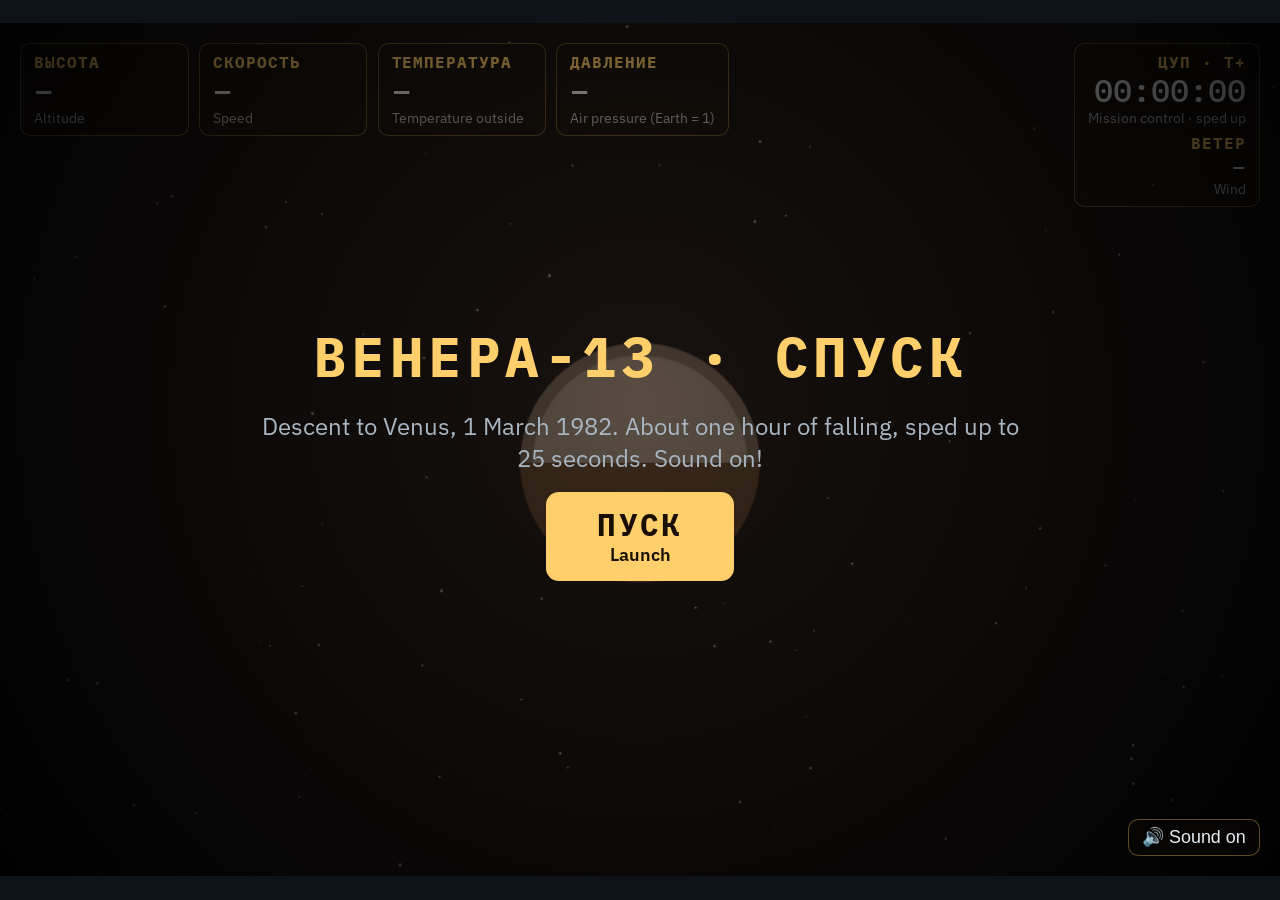
<file: tools/venera-test.html>
<!doctype html>
<html lang="en">
<head>
<meta charset="utf-8">
<meta name="viewport" content="width=device-width,initial-scale=1,viewport-fit=cover">
<title>Venera Descent Test</title>
<link rel="preconnect" href="https://fonts.googleapis.com">
<link rel="preconnect" href="https://fonts.gstatic.com" crossorigin>
<link rel="stylesheet" href="https://fonts.googleapis.com/css2?family=Chakra+Petch:wght@600;700&family=IBM+Plex+Mono:wght@400;500;700&family=IBM+Plex+Sans:wght@400;600;700&display=swap">
<!-- Batch 8 test: the Venera 13 descent (1982), about one hour sped up to about 25 seconds. Not linked from the
     game yet; open tools/venera-test.html. Russian first, English under it. -->
<style>
:root{--bg:#0e1319;--fg:#e6ecf1;--muted:#a9b6c2;--amber:#ffcf6b;--red:#c8242a;--mono:'IBM Plex Mono',ui-monospace,monospace;
  --body:'IBM Plex Sans',system-ui,sans-serif;--display:'Chakra Petch','IBM Plex Sans',system-ui,sans-serif}
html,body{margin:0;background:var(--bg);color:var(--fg);font-family:var(--body);min-height:100vh}
body{display:grid;place-items:center;overflow-x:hidden}
#wrap{position:relative;width:min(100vw,150vh);aspect-ratio:3/2;max-height:100vh;container-type:inline-size;overflow:hidden;background:#000}
canvas{position:absolute;inset:0;width:100%;height:100%;display:block}
.hud{position:absolute;left:1.6cqw;top:1.6cqw;display:grid;grid-template-columns:repeat(4,auto);gap:.8cqw;pointer-events:none}
.cell{background:rgba(10,8,6,.62);border:1px solid rgba(255,207,107,.35);border-radius:.8cqw;padding:.6cqw 1cqw;min-width:11cqw}
.ru{font-family:var(--mono);font-weight:700;font-size:1.25cqw;letter-spacing:.06em;color:var(--amber)}
.en{font-size:1.1cqw;color:var(--muted)}
.val{font-family:var(--mono);font-weight:500;font-size:2.5cqw;line-height:1.15;white-space:nowrap}
.clock{position:absolute;right:1.6cqw;top:1.6cqw;text-align:right;background:rgba(10,8,6,.62);border:1px solid rgba(255,207,107,.35);border-radius:.8cqw;padding:.6cqw 1cqw;pointer-events:none}
.phase{position:absolute;left:50%;transform:translateX(-50%);bottom:10.5cqw;text-align:center;white-space:nowrap;background:rgba(10,8,6,.55);border-radius:1cqw;padding:.5cqw 2cqw;pointer-events:none;transition:opacity .4s}
.phase .ru{font-size:2.9cqw;color:#fff;text-shadow:0 0 1cqw rgba(0,0,0,.8)}
.phase .en{font-size:1.8cqw;color:#ffe6b0;text-shadow:0 0 .8cqw rgba(0,0,0,.9)}
.cap{position:absolute;left:12cqw;right:12cqw;bottom:2cqw;text-align:center;font-size:1.9cqw;line-height:1.35;background:rgba(10,8,6,.66);border-radius:1cqw;padding:.9cqw 1.6cqw;pointer-events:none}
.cap:empty{display:none}
.start{position:absolute;inset:0;display:grid;place-items:center;align-content:center;gap:1.4cqw;background:radial-gradient(circle at 50% 45%,rgba(60,40,20,.35),rgba(0,0,0,.85));text-align:center}
.start h1{margin:0;font-family:var(--mono);font-weight:700;font-size:4.4cqw;letter-spacing:.08em;color:var(--amber)}
.start p{margin:0;font-size:1.9cqw;color:var(--muted);max-width:60cqw}
.btn{font-family:var(--mono);font-weight:700;font-size:2.4cqw;letter-spacing:.08em;color:#1a0f05;background:var(--amber);border:0;border-radius:1cqw;padding:1.2cqw 4cqw;cursor:pointer;line-height:1.2}
.btn small{display:block;font-family:var(--body);font-weight:600;font-size:1.4cqw;letter-spacing:0}
.mute{position:absolute;right:1.6cqw;bottom:1.6cqw;font-size:1.4cqw;z-index:2;background:rgba(10,8,6,.62);color:var(--fg);border:1px solid rgba(255,207,107,.35);border-radius:.8cqw;padding:.5cqw 1cqw;cursor:pointer}
.hidden{display:none!important}
@media (max-aspect-ratio:1/1){ /* phones held upright: a tall scene and bigger text */
  #wrap{width:min(100vw,66.67vh);aspect-ratio:2/3}
  .hud{grid-template-columns:repeat(2,1fr);right:2cqw} .cell{min-width:0} .ru{font-size:3.4cqw} .en{font-size:3cqw} .val{font-size:6.4cqw}
  .clock{display:none} .phase{bottom:33cqw} .phase .ru{font-size:6.4cqw} .phase .en{font-size:4.4cqw} .cap{font-size:4.2cqw;left:3cqw;right:3cqw;bottom:11cqw}
  .start h1{font-size:6.5cqw} .start p{font-size:3.2cqw;max-width:88cqw} .btn{font-size:4cqw} .btn small{font-size:2.6cqw} .mute{font-size:2.6cqw}}
</style>
</head>
<body>
<div id="wrap">
  <canvas id="cv" width="960" height="640"></canvas>
  <div class="hud" id="hud">
    <div class="cell"><div class="ru">ВЫСОТА</div><div class="val" id="vAlt">–</div><div class="en">Altitude</div></div>
    <div class="cell"><div class="ru">СКОРОСТЬ</div><div class="val" id="vSpd">–</div><div class="en">Speed</div></div>
    <div class="cell"><div class="ru">ТЕМПЕРАТУРА</div><div class="val" id="vTmp">–</div><div class="en">Temperature outside</div></div>
    <div class="cell"><div class="ru">ДАВЛЕНИЕ</div><div class="val" id="vPrs">–</div><div class="en">Air pressure (Earth = 1)</div></div>
  </div>
  <div class="clock"><div class="ru">ЦУП · Т+</div><div class="val" id="vClk">00:00:00</div><div class="en">Mission control · sped up</div>
    <div class="ru" style="margin-top:.5cqw">ВЕТЕР</div><div class="val" id="vWnd" style="font-size:1.8cqw">–</div><div class="en">Wind</div></div>
  <div class="phase" id="phase"><div class="ru" id="phRu"></div><div class="en" id="phEn"></div></div>
  <div class="cap" id="cap"></div>
  <button class="mute" id="mute">🔊 Sound on</button>
  <div class="start" id="start">
    <h1>ВЕНЕРА-13 · СПУСК</h1>
    <p>Descent to Venus, 1 March 1982. About one hour of falling, sped up to 25 seconds. Sound on!</p>
    <button class="btn" id="go">ПУСК<small>Launch</small></button>
  </div>
  <div class="start hidden" id="end">
    <h1 style="font-size:3.2cqw">ВЕНЕРА-13 ПРОРАБОТАЛА 127 МИНУТ</h1>
    <p>Venera 13 kept working on the surface for 127 minutes before the heat won. It sent the first color pictures and the first sounds from another planet.</p>
    <button class="btn" id="again">ЕЩЁ РАЗ<small>Watch again</small></button>
  </div>
</div>
<script>
(function () {
const cv = document.getElementById('cv'), cx = cv.getContext('2d'), TALL = matchMedia('(max-aspect-ratio:1/1)').matches;
const W = TALL ? 640 : 960, H = TALL ? 960 : 640; cv.width = W; cv.height = H;
const $ = id => document.getElementById(id);
const lerp = (a, b, k) => a + (b - a) * k, clamp = (v, a, b) => Math.max(a, Math.min(b, v));
const ease = k => k * k * (3 - 2 * k);
/* Venus air by height (km): temperature °C and pressure in Earth atmospheres (Venus International Reference
   Atmosphere, rounded; ground values are the ones Venera 13 measured: 457 °C, 89 atm). Wind in m/s. */
const AIR = [[125,-110,0],[100,-100,0.00003],[80,-77,0.005],[70,-43,0.036],[65,-30,0.1],[60,-10,0.24],[55,27,0.53],
  [50,75,1.07],[45,112,2.0],[40,143,3.5],[30,222,9.9],[20,298,22.5],[10,385,47],[0,457,89]];
const WIND = [[125,100],[70,100],[60,80],[50,60],[40,45],[30,30],[20,15],[10,5],[0,1]];
function table(t, a, col) {
  for (let i = 0; i < t.length - 1; i++) if (a <= t[i][0] && a >= t[i + 1][0]) return lerp(t[i + 1][col], t[i][col], (a - t[i + 1][0]) / (t[i][0] - t[i + 1][0]));
  return a > t[0][0] ? t[0][col] : t[t.length - 1][col];
}
/* Timeline (seconds of the show). Real times: entry, parachute after a few minutes, parachute dropped at 47 km,
   then about 47 minutes of falling under the brake disc. */
const T = {chute:6, drop:12, land:21.5, caps:23, pic:24.6, end:31};
function state(t) {
  let alt, spd, clock;
  if (t < T.chute) { const k = t / T.chute; alt = lerp(125, 63, ease(k)); spd = 11200 * Math.pow(250 / 11200, ease(k)); clock = k * 180; }
  else if (t < T.drop) { const k = (t - T.chute) / (T.drop - T.chute); alt = lerp(63, 47, k); spd = lerp(250, 30, Math.min(1, k * 4)); clock = 180 + k * 480; }
  else if (t < T.land) { const k = (t - T.drop) / (T.land - T.drop); alt = 47 * Math.pow(1 - k, 1.35); spd = k < .12 ? lerp(30, 50, k / .12) : lerp(50, 7.5, Math.pow((k - .12) / .88, .6)); clock = 660 + k * 2820; }
  else { alt = 0; spd = 0; clock = 3480 + (t - T.land) * 6; }
  return {alt, spd, clock, tmp: table(AIR, alt, 1), prs: table(AIR, alt, 2), wind: table(WIND, alt, 1)};
}
const ru = (v, d) => v.toFixed(d).replace('.', ',').replace(/\B(?=(\d{3})+(?!\d))/g, ' ');
const PHASES = [
  [0, 'ВХОД В АТМОСФЕРУ', 'Entering the air', 'The lander hits the air of Venus at 11 kilometers every second. Its heat shield glows like a meteor.'],
  [T.chute, 'ПАРАШЮТ', 'Parachute open', 'The shell splits open and the parachute pulls out the lander. All around: clouds made of droplets of acid.'],
  [8.6, 'МОЛНИЯ?', 'Lightning?', 'A crackle on the radio! Venera carried a lightning detector, and it heard bursts like these in the clouds.'],
  [T.drop, 'ПАРАШЮТ СБРОШЕН', 'Parachute dropped', 'The air down here is so thick that the parachute isn\'t needed. The flat metal disc on top is enough to slow the lander.'],
  [14.2, 'ПОД ОБЛАКАМИ', 'Below the clouds', 'Clear air, but orange and dim, like a dusty sunset. It gets hotter and the air presses harder every second.'],
  [T.land, 'ПОСАДКА', 'Touchdown', 'Landed at about 8 meters a second, onto a soft ring that squashes. Outside it is 457 °C: hot enough to melt lead.'],
  [T.caps, 'КРЫШКИ КАМЕР СБРОШЕНЫ', 'Lens caps off', 'Pop! The covers fly off the two cameras. Now the clock is ticking: the heat is getting in.'],
  [T.pic, 'ПЕРЕДАЧА ДАННЫХ', 'Data transmission', 'The picture comes to Earth one line at a time, sent up to the carrier spacecraft flying past Venus.'],
];
/* ---------- sound (Web Audio, made up on the spot: no sound files) ---------- */
let ac = null, muted = false, nodes = null;
function audio() {
  if (ac) return; try { ac = new (window.AudioContext || window.webkitAudioContext)(); } catch (e) { return; }
  const len = ac.sampleRate * 2, buf = ac.createBuffer(1, len, ac.sampleRate), d = buf.getChannelData(0);
  for (let i = 0; i < len; i++) d[i] = Math.random() * 2 - 1;
  const master = ac.createGain(); master.connect(ac.destination);
  const loop = (type, freq, q) => { const s = ac.createBufferSource(); s.buffer = buf; s.loop = true; const f = ac.createBiquadFilter(); f.type = type; f.frequency.value = freq; f.Q.value = q; const g = ac.createGain(); g.gain.value = 0; s.connect(f); f.connect(g); g.connect(master); s.start(); return {g, f}; };
  nodes = {master, buf, rumble: loop('lowpass', 140, 0.8), wind: loop('bandpass', 500, 0.7)};
}
function blip(freq, dur, vol, type) {
  if (!ac || muted) return; const o = ac.createOscillator(), g = ac.createGain(); o.type = type || 'sine'; o.frequency.value = freq;
  g.gain.setValueAtTime(vol, ac.currentTime); g.gain.exponentialRampToValueAtTime(0.0001, ac.currentTime + dur); o.connect(g); g.connect(nodes.master); o.start(); o.stop(ac.currentTime + dur);
}
function burst(freq, dur, vol, type) {
  if (!ac || muted) return; const s = ac.createBufferSource(); s.buffer = nodes.buf; const f = ac.createBiquadFilter(); f.type = type || 'lowpass'; f.frequency.value = freq;
  const g = ac.createGain(); g.gain.setValueAtTime(vol, ac.currentTime); g.gain.exponentialRampToValueAtTime(0.0001, ac.currentTime + dur);
  s.connect(f); f.connect(g); g.connect(nodes.master); s.start(); s.stop(ac.currentTime + dur);
}
function sound(t, s) {
  if (!nodes) return; const now = ac.currentTime;
  const rum = t < T.chute ? 0.9 * Math.sin(Math.PI * Math.min(1, t / T.chute * 1.15)) + .1 : t < T.land ? .12 : 0;
  const wnd = t < T.chute ? .1 : t < T.land ? .18 + .14 * (1 - s.alt / 63) : t < T.land + 1.5 ? .05 : 0;
  nodes.rumble.g.gain.setTargetAtTime(muted ? 0 : rum, now, .08); nodes.wind.g.gain.setTargetAtTime(muted ? 0 : wnd, now, .2);
  nodes.wind.f.frequency.setTargetAtTime(t < T.drop ? 700 : 380, now, .5);
}
$('mute').onclick = () => { muted = !muted; $('mute').textContent = muted ? '🔇 Sound off' : '🔊 Sound on'; if (ac) nodes.master.gain.value = muted ? 0 : 1; };
/* ---------- scenery ---------- */
let seed = 7; const rnd = () => (seed = (seed * 16807) % 2147483647) / 2147483647;
const stars = Array.from({length: 120}, () => [rnd() * W, rnd() * H, rnd() * 1.4 + .3]);
const wisps = Array.from({length: 46}, () => ({x: rnd() * W, y: rnd() * (H + 300), w: 120 + rnd() * 260, h: 18 + rnd() * 40, a: .25 + rnd() * .5}));
const motes = Array.from({length: 70}, () => ({x: rnd() * W, y: rnd() * H, r: .8 + rnd() * 1.8}));
const SKY = [[125,'#04050a','#120d0a'],[90,'#07070c','#1e160d'],[70,'#2a2214','#56482a'],[64,'#d9cc96','#c9b97f'],[56,'#ecdfa8','#dccb8c'],
  [49,'#e0c27a','#cfa35c'],[45,'#c98a45','#b06d33'],[30,'#b06a33','#8f5226'],[10,'#965226','#7a401d'],[0,'#8a4a22','#6a3518']];
function hex(c) { return [1, 3, 5].map(i => parseInt(c.slice(i, i + 2), 16)); }
function mix(a, b, k) { const A = hex(a), B = hex(b); return `rgb(${A.map((v, i) => Math.round(lerp(v, B[i], k))).join(',')})`; }
function sky(alt) {
  for (let i = 0; i < SKY.length - 1; i++) if (alt <= SKY[i][0] && alt >= SKY[i + 1][0]) { const k = (SKY[i][0] - alt) / (SKY[i][0] - SKY[i + 1][0]); return [mix(SKY[i][1], SKY[i + 1][1], k), mix(SKY[i][2], SKY[i + 1][2], k)]; }
  return [SKY[SKY.length - 1][1], SKY[SKY.length - 1][2]];
}
/* the ground: flat cracked rock plates, as in the Venera 13 pictures */
const plates = Array.from({length: 26}, () => ({x: rnd() * W * 1.4 - W * .2, y: rnd(), w: 60 + rnd() * 160, s: rnd()}));
function ground(gy, haze) {
  const g = cx.createLinearGradient(0, gy, 0, H); g.addColorStop(0, '#7a4521'); g.addColorStop(1, '#4e2a12');
  cx.fillStyle = g; cx.fillRect(0, gy, W, H - gy);
  for (const p of plates) {
    const y = gy + 6 + p.y * (H - gy), sc = .4 + (y - gy) / Math.max(1, H - gy);
    cx.fillStyle = p.s > .5 ? 'rgba(40,20,8,.45)' : 'rgba(150,90,45,.35)';
    cx.beginPath(); cx.ellipse(p.x, y, p.w * sc, 5 * sc + 2, 0, 0, 7); cx.fill();
  }
  if (haze > 0) { cx.fillStyle = `rgba(176,108,52,${haze})`; cx.fillRect(0, gy, W, H - gy); }
}
/* the lander: pressure ball with "СССР", landing ring with teeth below, brake disc and antenna on top */
function lander(x, y, s, caps, spin) {
  cx.save(); cx.translate(x, y); cx.rotate(spin || 0); cx.scale(s, s);
  cx.strokeStyle = '#5b5f63'; cx.lineWidth = 2.2;
  for (const dx of [-26, -10, 10, 26]) { cx.beginPath(); cx.moveTo(dx * .7, 20); cx.lineTo(dx, 36); cx.stroke(); }
  cx.fillStyle = '#7d8286'; cx.beginPath(); cx.ellipse(0, 40, 42, 10, 0, 0, 7); cx.fill();
  cx.fillStyle = '#9da2a6'; cx.beginPath(); cx.ellipse(0, 37, 42, 8, 0, 0, 7); cx.fill();
  cx.fillStyle = '#5d6266'; for (let i = -38; i <= 38; i += 7.6) { cx.beginPath(); cx.moveTo(i - 2.5, 46); cx.lineTo(i, 50); cx.lineTo(i + 2.5, 46); cx.fill(); }
  const b = cx.createRadialGradient(-10, -12, 4, 0, 0, 32); b.addColorStop(0, '#f4f2ea'); b.addColorStop(.7, '#c7c8c2'); b.addColorStop(1, '#8e918e');
  cx.fillStyle = b; cx.beginPath(); cx.arc(0, 0, 30, 0, 7); cx.fill();
  cx.fillStyle = '#3e4a56'; cx.fillRect(-29.5, 12, 59, 4);
  cx.fillStyle = '#b3171d'; cx.font = '700 13px "IBM Plex Sans",sans-serif'; cx.textAlign = 'center'; cx.fillText('СССР', 0, -1);
  cx.fillStyle = '#1d2329'; cx.font = '700 6.3px "IBM Plex Sans",sans-serif'; cx.fillText('ВЕНЕРА-13', 0, 8.5);
  for (const sx of [-15, 15]) { cx.fillStyle = '#2b2f33'; cx.beginPath(); cx.arc(sx, 23, 3.6, 0, 7); cx.fill();
    if (caps) { cx.fillStyle = '#c9a23a'; cx.beginPath(); cx.arc(sx, 23, 4.2, Math.PI, 0); cx.fill(); } }
  cx.fillStyle = '#6f7478'; cx.fillRect(-4, -36, 8, 8);
  const dsk = cx.createLinearGradient(-64, 0, 64, 0); dsk.addColorStop(0, '#8d9296'); dsk.addColorStop(.45, '#e3e5e2'); dsk.addColorStop(1, '#7b8084');
  cx.fillStyle = dsk; cx.beginPath(); cx.ellipse(0, -36, 64, 8, 0, 0, 7); cx.fill();
  cx.fillStyle = '#5c6165'; cx.beginPath(); cx.ellipse(0, -34, 64, 5, 0, 0, Math.PI); cx.fill();
  cx.fillStyle = '#c3c6c4'; cx.fillRect(-7, -66, 14, 28);
  cx.strokeStyle = '#7b8084'; cx.lineWidth = 1.4; for (let i = 0; i < 6; i++) { cx.beginPath(); cx.moveTo(-7, -62 + i * 4.4); cx.lineTo(7, -64 + i * 4.4); cx.stroke(); }
  cx.fillStyle = '#9da2a6'; cx.beginPath(); cx.ellipse(0, -66, 7, 2.5, 0, 0, 7); cx.fill();
  cx.restore();
}
function shell(x, y, s, glow, split) {
  cx.save(); cx.translate(x, y); cx.scale(s, s);
  if (glow > 0) {
    const tr = cx.createLinearGradient(0, 40, 0, -260); tr.addColorStop(0, `rgba(255,220,150,${.85 * glow})`); tr.addColorStop(.3, `rgba(255,120,40,${.5 * glow})`); tr.addColorStop(1, 'rgba(255,80,20,0)');
    cx.fillStyle = tr; cx.beginPath(); cx.moveTo(-70, 10); cx.quadraticCurveTo(-30 - 20 * Math.random(), -160, 0, -280); cx.quadraticCurveTo(30 + 20 * Math.random(), -160, 70, 10); cx.fill();
    const h = cx.createRadialGradient(0, 30, 10, 0, 30, 110); h.addColorStop(0, `rgba(255,250,220,${glow})`); h.addColorStop(.35, `rgba(255,160,60,${.7 * glow})`); h.addColorStop(1, 'rgba(255,90,20,0)');
    cx.fillStyle = h; cx.beginPath(); cx.arc(0, 30, 110, 0, 7); cx.fill();
  }
  const top = -split * 140, bot = split * 120;
  cx.globalAlpha = 1 - split * .8;
  cx.fillStyle = '#4a4440'; cx.beginPath(); cx.arc(0, top, 58, Math.PI, 0); cx.fill();
  cx.fillStyle = '#6a625b'; cx.beginPath(); cx.arc(0, top, 52, Math.PI, 0); cx.fill();
  cx.fillStyle = glow > 0 ? mix('#3a2a20', '#ff9a40', glow * .8) : '#3a2a20'; cx.beginPath(); cx.arc(0, bot, 58, 0, Math.PI); cx.fill();
  cx.globalAlpha = 1; cx.restore();
}
function chute(x, y, s, sway, up) {
  cx.save(); cx.translate(x, y - up); cx.rotate(sway); cx.scale(s, s);
  cx.strokeStyle = 'rgba(70,60,50,.8)'; cx.lineWidth = 1;
  for (let i = -5; i <= 5; i++) { cx.beginPath(); cx.moveTo(i * 17, -160); cx.lineTo(0, up / s); cx.stroke(); }
  const c = cx.createLinearGradient(-95, 0, 95, 0); c.addColorStop(0, '#d8d2c4'); c.addColorStop(.5, '#fbf7ee'); c.addColorStop(1, '#c9c1b1');
  cx.fillStyle = c; cx.beginPath(); cx.moveTo(-95, -158); cx.quadraticCurveTo(0, -270, 95, -158); cx.quadraticCurveTo(0, -176, -95, -158); cx.fill();
  cx.fillStyle = '#d4552a'; for (let i = -3; i <= 3; i += 2) { cx.beginPath(); cx.moveTo(i * 22, -163); cx.lineTo(i * 26 + 12, -228 + Math.abs(i) * 6); cx.lineTo(i * 26 + 26, -226 + Math.abs(i) * 6); cx.lineTo(i * 22 + 18, -164); cx.fill(); }
  cx.restore();
}
/* ---------- the picture from the camera: a made-up fish-eye view in the style of the Venera 13 panoramas ---------- */
const PW = 900, PH = 250, pic = document.createElement('canvas'); pic.width = PW; pic.height = PH;
(function paint() {
  const p = pic.getContext('2d'), hz = x => -60 + 190 * Math.pow((x - PW / 2) / (PW / 2), 2);
  p.fillStyle = '#5a3416'; p.fillRect(0, 0, PW, PH);
  for (let x = 0; x < PW; x++) { const h = hz(x); if (h > 0) { const g = p.createLinearGradient(0, 0, 0, h); g.addColorStop(0, '#d79a52'); g.addColorStop(1, '#f0c27e'); p.fillStyle = g; p.fillRect(x, 0, 1, h); } }
  seed = 31;
  for (let i = 0; i < 2600; i++) { const x = rnd() * PW, y = Math.max(0, hz(x)) + rnd() * PH; p.fillStyle = rnd() > .5 ? 'rgba(30,15,5,.35)' : 'rgba(140,85,40,.25)'; p.fillRect(x, y, 2, 1.5); }
  /* flat rock plates: small and squashed near the horizon, big near the lander */
  const plates = [];
  for (let i = 0; i < 230; i++) { const x = rnd() * PW, h = Math.max(0, hz(x)), d = Math.pow(rnd(), .7); plates.push({x, y: h + 3 + d * (PH - h), d}); }
  plates.sort((a, b) => a.y - b.y);
  for (const q of plates) {
    const rx = 6 + q.d * 55 * (.5 + rnd()), ry = 1.2 + q.d * 13 * (.4 + rnd()), n = 7, tilt = (q.x - PW / 2) / PW * .6;
    const pts = Array.from({length: n}, (_, j) => { const a = j / n * Math.PI * 2, r = .75 + rnd() * .35; return [q.x + Math.cos(a + tilt) * rx * r, q.y + Math.sin(a) * ry * r]; });
    const tone = 95 + rnd() * 55;
    p.fillStyle = 'rgba(25,12,4,.6)'; p.beginPath(); pts.forEach(([x, y], j) => j ? p.lineTo(x + 1.5, y + 2) : p.moveTo(x + 1.5, y + 2)); p.fill();
    p.fillStyle = `rgb(${tone + 30},${tone * .62 + 8},${tone * .3})`; p.beginPath(); pts.forEach(([x, y], j) => j ? p.lineTo(x, y) : p.moveTo(x, y)); p.fill();
    p.strokeStyle = `rgba(230,170,100,${.25 + q.d * .25})`; p.lineWidth = 1; p.beginPath(); pts.slice(n / 2 | 0).forEach(([x, y], j) => j ? p.lineTo(x, y) : p.moveTo(x, y)); p.stroke();
    if (q.d > .5 && rnd() > .5) { p.strokeStyle = 'rgba(30,15,5,.5)'; p.beginPath(); p.moveTo(q.x - rx * .5, q.y - ry * .2); p.lineTo(q.x + rx * .1, q.y + ry * .3); p.lineTo(q.x + rx * .4, q.y - ry * .1); p.stroke(); }
  }
  p.fillStyle = '#7e8387'; p.beginPath(); p.ellipse(PW / 2, PH + 70, 300, 115, 0, Math.PI, 0); p.fill();
  p.fillStyle = '#a4a9ad'; p.beginPath(); p.ellipse(PW / 2, PH + 78, 288, 106, 0, Math.PI, 0); p.fill();
  p.fillStyle = '#62676b'; for (let a = Math.PI * 1.06; a < Math.PI * 1.94; a += .055) { const x = PW / 2 + Math.cos(a) * 300, y = PH + 70 + Math.sin(a) * 115; p.beginPath(); p.moveTo(x - 6, y + 4); p.lineTo(x, y - 9); p.lineTo(x + 6, y + 4); p.fill(); }
  const cols = ['#f2f2f2', '#d8c13a', '#3a8fd8', '#cf3b32', '#3faa52', '#222'];
  cols.forEach((c, i) => { p.fillStyle = c; p.fillRect(PW / 2 + 130 + i * 15, PH - 46, 14, 14); });
  p.fillStyle = '#2d2a26'; p.beginPath(); p.ellipse(PW / 2 - 210, PH - 48, 22, 9, -.2, Math.PI, 0); p.fill();
  for (let y = 0; y < PH; y += 2) { p.fillStyle = `rgba(0,0,0,${.05 + Math.random() * .06})`; p.fillRect(0, y, PW, 1); }
  const v = p.createRadialGradient(PW / 2, PH / 2, PH * .4, PW / 2, PH / 2, PW * .6); v.addColorStop(0, 'rgba(0,0,0,0)'); v.addColorStop(1, 'rgba(0,0,0,.45)');
  p.fillStyle = v; p.fillRect(0, 0, PW, PH);
})();
/* ---------- the show ---------- */
let t0 = 0, last = 0, scroll = 0, running = false, phaseShown = -1, beeps = 0, flashT = -9, dust = [];
const flashes = [8.6, 9.4, 10.8];
function frame(now) {
  if (!running) return;
  const t = (now - t0) / 1000, dt = Math.min(.05, (now - last) / 1000); last = now;
  const s = state(t);
  /* background */
  const [c1, c2] = sky(s.alt), g = cx.createLinearGradient(0, 0, 0, H); g.addColorStop(0, c1); g.addColorStop(1, c2);
  cx.fillStyle = g; cx.fillRect(0, 0, W, H);
  if (s.alt > 70) { cx.fillStyle = `rgba(255,255,255,${clamp((s.alt - 75) / 30, 0, 1) * .8})`; for (const [x, y, r] of stars) cx.fillRect(x, y, r, r); }
  if (t < T.chute + .5) {
    const top = lerp(H * .78, -260, ease(clamp(t / (T.chute - .4), 0, 1)));
    const lg = cx.createLinearGradient(0, top - 60, 0, top + 300); lg.addColorStop(0, 'rgba(255,240,190,0)'); lg.addColorStop(.18, 'rgba(250,236,186,.95)'); lg.addColorStop(1, '#d9c88e');
    cx.fillStyle = lg; cx.beginPath(); cx.ellipse(W / 2, top + 1500, 2300, 1500, 0, 0, 7); cx.fill();
  }
  /* clouds and haze stream past */
  const vis = t < T.chute ? 900 : t < T.drop ? 260 : t < T.land ? 150 + s.spd * 2 : 0;
  scroll += vis * dt;
  const cloud = s.alt > 70 ? 0 : s.alt > 48 ? 1 : clamp((s.alt - 30) / 18, .15, 1) * .6;
  if (cloud > 0 && t < T.land) for (const w of wisps) {
    const y = H + 150 - ((w.y + scroll) % (H + 300));
    const col = s.alt > 48 ? '255,248,214' : '214,150,82';
    cx.fillStyle = `rgba(${col},${w.a * cloud * (t < T.chute ? .55 : 1)})`;
    cx.beginPath(); cx.ellipse(w.x, y, w.w, t < T.chute ? w.h * 3 : w.h, 0, 0, 7); cx.fill();
  }
  if (t > T.drop) for (const m of motes) { m.x -= s.wind * dt * 3; m.y -= vis * dt * .8; if (m.x < 0) m.x += W; if (m.y < 0) m.y += H; cx.fillStyle = 'rgba(255,210,150,.35)'; cx.fillRect(m.x, m.y, m.r, m.r); }
  /* lightning */
  for (const f of flashes) if (t >= f && t - dt < f) { flashT = t; burst(2500, .35, .35, 'highpass'); }
  if (t - flashT < .25) { cx.fillStyle = `rgba(255,255,240,${(1 - (t - flashT) / .25) * .6})`; cx.fillRect(0, 0, W, H); }
  /* ground rises up at the end */
  const LY = TALL ? 470 : 330, S = 1.55, landY = LY + 50 * S;
  if (s.alt < 9) ground(lerp(H + 20, landY, ease(clamp((9 - s.alt) / 9, 0, 1))), clamp(s.alt / 9, 0, .6));
  /* the lander */
  const shake = t < T.chute ? 6 * Math.sin(Math.PI * clamp(t / T.chute, 0, 1)) : t > T.land && t < T.land + .35 ? 7 * (1 - (t - T.land) / .35) : 0;
  const sx = W / 2 + (Math.random() - .5) * shake, sy = LY + (Math.random() - .5) * shake;
  const sway = t > T.chute && t < T.drop ? Math.sin(t * 2.1) * .08 : t > T.drop && t < T.land ? Math.sin(t * 1.3) * .03 : 0;
  if (t > T.chute - .1 && t < T.drop + 3) chute(sx, sy - 66 * S, .8, sway, t > T.drop ? (t - T.drop) * 260 : 0);
  if (t < T.chute + 1.5) { if (t > T.chute) lander(sx, sy, S, true, sway); shell(sx, sy, S, t < T.chute ? clamp(Math.sin(Math.PI * t / T.chute) * 1.3, 0, 1) : 0, t > T.chute ? ease(clamp((t - T.chute) / 1.5, 0, 1)) : 0); }
  else lander(sx, sy, S, t < T.caps, sway);
  if (t > T.caps && t < T.caps + 1.6) for (const sd of [-1, 1]) { const k = t - T.caps; cx.fillStyle = '#c9a23a'; cx.beginPath(); cx.arc(sx + sd * (15 * S + k * 140), sy + 23 * S - k * 160 + k * k * 220, 7, 0, 7); cx.fill(); }
  if (t > T.land && dust.length === 0) { dust = Array.from({length: 40}, () => ({a: Math.random() * Math.PI, v: 40 + Math.random() * 90})); burst(160, .9, .9); blip(70, .5, .5, 'sine'); }
  if (t > T.land && t < T.land + 3) for (const d of dust) { const k = t - T.land; cx.fillStyle = `rgba(150,95,50,${.5 * (1 - k / 3)})`; cx.beginPath(); cx.arc(sx + Math.cos(d.a) * d.v * k * 1.4, landY - Math.sin(d.a) * d.v * k * .35, 6 + k * 10, 0, 7); cx.fill(); }
  /* the picture arrives line by line */
  if (t > T.pic) {
    const k = clamp((t - T.pic - .4) / 4.2, 0, 1), dw = Math.min(PW, W - 40), dh = PH * dw / PW, px = (W - dw) / 2, py = TALL ? 300 : 180;
    cx.fillStyle = 'rgba(8,6,4,.86)'; cx.fillRect(0, 0, W, H);
    cx.strokeStyle = 'rgba(255,207,107,.6)'; cx.strokeRect(px - 6, py - 6, dw + 12, dh + 12);
    const cols = Math.floor(k * PW); if (cols > 0) cx.drawImage(pic, 0, 0, cols, PH, px, py, cols * dw / PW, dh);
    if (k < 1) { cx.fillStyle = 'rgba(255,230,170,.85)'; cx.fillRect(px + cols * dw / PW, py, 2, dh); }
    cx.fillStyle = '#ffcf6b'; cx.font = '700 15px "IBM Plex Mono",monospace'; cx.textAlign = 'left';
    cx.fillText(`ВЕНЕРА-13 · КАМЕРА 1 · СТРОКА ${Math.floor(k * 1000)} / 1000`, px, py + dh + 32);
    cx.fillStyle = '#a9b6c2'; cx.font = '400 14px "IBM Plex Sans",sans-serif'; cx.fillText(`Camera 1 · line ${Math.floor(k * 1000)} of 1000` + (TALL ? '' : ' · drawn for this test, not the real photo'), px, py + dh + 54);
    if (Math.floor(t * 8) !== beeps && k < 1) { beeps = Math.floor(t * 8); blip(1400 + (beeps % 3) * 120, .05, .05, 'square'); }
  } else if (Math.floor(t) !== beeps) { beeps = Math.floor(t); blip(1200, .07, .06); }
  /* numbers */
  $('vAlt').textContent = ru(s.alt, s.alt < 10 ? 2 : 1) + ' км';
  $('vSpd').textContent = ru(s.spd, s.spd < 100 ? 1 : 0) + ' м/с';
  $('vTmp').textContent = (s.tmp < 0 ? '−' : '') + ru(Math.abs(s.tmp), 0) + ' °C';
  $('vPrs').textContent = ru(s.prs, s.prs < 1 ? 2 : s.prs < 10 ? 1 : 0) + ' атм';
  const c = Math.floor(s.clock); $('vClk').textContent = [c / 3600, c / 60 % 60, c % 60].map(v => String(Math.floor(v)).padStart(2, '0')).join(':');
  $('vWnd').textContent = t < T.land ? ru(s.wind, 0) + ' м/с' : '1 м/с';
  let ph = 0; PHASES.forEach((p, i) => { if (t >= p[0]) ph = i; });
  if (ph !== phaseShown) { phaseShown = ph; $('phRu').textContent = PHASES[ph][1]; $('phEn').textContent = PHASES[ph][2]; $('cap').textContent = PHASES[ph][3];
    if (ph === 1) burst(900, .6, .5, 'bandpass'); if (ph === 3) burst(1200, .3, .3, 'highpass'); if (ph === 6) { blip(900, .08, .2, 'triangle'); setTimeout(() => blip(1100, .08, .2, 'triangle'), 90); } }
  $('phase').style.opacity = t > T.pic ? 0 : 1; $('phase').style.top = '';
  sound(t, s);
  if (t > T.end) { running = false; if (nodes) { nodes.rumble.g.gain.value = 0; nodes.wind.g.gain.value = 0; } $('end').classList.remove('hidden'); return; }
  requestAnimationFrame(frame);
}
function go() {
  audio(); if (ac && ac.state === 'suspended') ac.resume();
  $('start').classList.add('hidden'); $('end').classList.add('hidden');
  scroll = 0; phaseShown = -1; beeps = 0; flashT = -9; dust = []; running = true; t0 = last = performance.now(); requestAnimationFrame(frame);
}
$('go').onclick = go; $('again').onclick = go;
/* ?t=12 jumps to a moment (for screenshots) */
const jump = parseFloat(new URLSearchParams(location.search).get('t'));
if (jump >= 0) { $('start').classList.add('hidden'); running = true; t0 = performance.now() - jump * 1000; last = performance.now() - 16; requestAnimationFrame(frame); }
else { cx.fillStyle = '#05060c'; cx.fillRect(0, 0, W, H); for (const [x, y, r] of stars) { cx.fillStyle = 'rgba(255,255,255,.7)'; cx.fillRect(x, y, r, r); } shell(W / 2, TALL ? 470 : 330, 1.55, 0, 0); }
})();
</script>
</body>
</html>
</file>
<file: game/style.css>
/* Mission-control console around a scrolling orbital map. Single dark theme by design. */
:root{
  --bg:#0e1319; --panel:#151c24; --raise:#1c2530; --line:#29343f; --fg:#e6ecf1; --muted:#8fa0b0; --soft:#c3ced8;
  --signal:#58cfbe; --sci:#f0bf5a; --build:#e8844f; --power:#86d48f; --bad:#ff7b6c;
  --display:'Chakra Petch','Segoe UI',system-ui,sans-serif;
  --body:'IBM Plex Sans',system-ui,-apple-system,'Segoe UI',sans-serif;
  --mono:'IBM Plex Mono',ui-monospace,Menlo,Consolas,monospace;
  color-scheme:dark;
}
*{box-sizing:border-box}
[hidden]{display:none!important}
html,body{background:var(--bg);margin:0}
body{color:var(--fg);font-family:var(--body);font-size:15px;line-height:1.45;padding-top:env(safe-area-inset-top,0px);padding-bottom:env(safe-area-inset-bottom,0px)}
button,textarea,input,select{font:inherit;color:inherit}
button:focus-visible,textarea:focus-visible,input:focus-visible,select:focus-visible{outline:2px solid var(--signal);outline-offset:2px}
.app{max-width:2200px;margin:0 auto;padding-left:max(16px,env(safe-area-inset-left,0px));padding-right:max(16px,env(safe-area-inset-right,0px));padding-block:16px 48px;display:flex;flex-direction:column;gap:16px}

.top{display:flex;flex-wrap:wrap;gap:12px 24px;align-items:center;justify-content:space-between}
.brand{display:flex;gap:12px;align-items:center;min-width:0;background:none;border:0;padding:0;cursor:pointer;text-align:left}
.mark{width:40px;height:40px;border-radius:50%;flex:none;background:radial-gradient(circle at 35% 30%,#e89a6c,#b4532f 55%,#6d2c18);box-shadow:0 0 0 3px var(--bg),0 0 0 4px var(--line)}
h1{font-family:var(--display);font-weight:700;font-size:26px;letter-spacing:.04em;text-transform:uppercase;margin:0;line-height:1.1}
.sub{margin:2px 0 0;color:var(--muted);font-size:14px}
.topright{display:flex;gap:8px;align-items:center;flex-wrap:wrap}
.mechip{display:flex;gap:10px;align-items:center;background:var(--panel);border:1px solid var(--line);border-radius:10px;padding:6px 12px 6px 6px;cursor:pointer;line-height:1.2;text-align:left}
.mechip:hover{border-color:var(--muted)}
.mechip b{font-family:var(--display);font-weight:600;font-size:15px;display:block}
.mechip small{color:var(--muted);font-size:12px}
.av{width:32px;height:32px;border-radius:8px;display:grid;place-items:center;font-family:var(--display);font-weight:700;color:#0b1015;flex:none;font-size:16px}
kbd{font-family:var(--mono);font-size:11px;border:1px solid var(--line);border-bottom-width:2px;border-radius:4px;padding:0 5px;color:var(--soft);background:var(--raise)}

.btn{background:var(--raise);border:1px solid var(--line);border-radius:8px;padding:8px 14px;cursor:pointer;font-size:14px}
.btn:hover:not(:disabled){border-color:var(--muted)}
.btn:disabled{opacity:.45;cursor:not-allowed}
.btn.primary{background:var(--signal);border-color:var(--signal);color:#06201c;font-weight:600}
.btn.big{padding:14px 20px;font-size:16px;font-family:var(--display);letter-spacing:.05em;text-transform:uppercase}
.btn.danger{border-color:#6b3a36;color:var(--bad)}
.panel{background:var(--panel);border:1px solid var(--line);border-radius:12px;padding:16px;display:flex;flex-direction:column;gap:12px;min-width:0}
.ph{display:flex;align-items:baseline;justify-content:space-between;gap:10px;flex-wrap:wrap}
h2{font-family:var(--display);font-size:22px;font-weight:600;margin:0;letter-spacing:.02em}
h3.t{font-family:var(--display);font-size:16px;font-weight:600;letter-spacing:.06em;text-transform:uppercase;margin:0}
.count{font-family:var(--mono);font-size:12px;color:var(--muted);font-variant-numeric:tabular-nums}
.muted{color:var(--muted)}
.row{display:flex;flex-wrap:wrap;gap:8px;align-items:center}
.field{display:flex;flex-direction:column;gap:6px}
.field>span{font-size:13px;color:var(--muted)}
.input{background:#0b1015;border:1px solid var(--line);border-radius:8px;padding:10px 12px;min-width:0}
.err{font-family:var(--mono);font-size:12.5px;color:var(--bad);margin:0}

/* home */
.screen{display:flex;flex-direction:column;gap:16px}
.profiles{display:grid;grid-template-columns:repeat(auto-fill,minmax(210px,1fr));gap:10px}
.pcard{display:flex;gap:12px;align-items:center;background:var(--panel);border:1px solid var(--line);border-radius:12px;padding:12px;cursor:pointer;text-align:left;min-width:0}
.pcard:hover{border-color:var(--muted)}
.pcard[aria-pressed="true"]{border-color:var(--signal);background:var(--raise)}
.pcard .av{width:46px;height:46px;font-size:22px;border-radius:12px}
.pcard b{font-family:var(--display);font-size:17px;display:block;overflow:hidden;text-overflow:ellipsis;white-space:nowrap}
.pcard small{color:var(--muted);font-size:12.5px;display:block}
.pcard.new{border-style:dashed;color:var(--muted);justify-content:center;min-height:72px}
.xpbar{height:5px;border-radius:3px;background:var(--raise);overflow:hidden;margin-top:5px}
.xpbar span{display:block;height:100%;background:var(--sci)}
.modes{display:grid;grid-template-columns:repeat(3,minmax(0,1fr));gap:12px}
@media (max-width:760px){.modes{grid-template-columns:minmax(0,1fr)}}
.mode{display:flex;flex-direction:column;gap:8px}
.mode p{margin:0;color:var(--soft);font-size:14px}
.links{display:flex;flex-wrap:wrap;gap:8px 18px;font-size:14px}
.links a,.links button{color:var(--muted);background:none;border:0;padding:0;cursor:pointer;text-decoration:underline;text-underline-offset:3px}

/* lobby */
.lobby{display:grid;grid-template-columns:minmax(0,1fr) minmax(0,1.3fr);gap:16px;align-items:start}
@media (max-width:860px){.lobby{grid-template-columns:minmax(0,1fr)}}
.roomcode{font-family:var(--display);font-size:44px;font-weight:700;letter-spacing:.08em;line-height:1}
.qr{background:#fff;border-radius:10px;padding:8px;width:176px;max-width:100%;line-height:0}
.qr svg{width:100%;height:auto}
.crew{list-style:none;margin:0;padding:0;display:flex;flex-direction:column;gap:6px}
.crew li{display:flex;gap:10px;align-items:center;background:var(--raise);border:1px solid var(--line);border-radius:10px;padding:8px 10px;min-width:0;flex-wrap:wrap}
.crew .who{flex:1;min-width:120px}
.crew .who b{display:block}
.crew .who small{color:var(--muted)}
.dot{width:8px;height:8px;border-radius:50%;background:var(--power);display:inline-block}
.dot.off{background:var(--bad)}
.tag{font-family:var(--mono);font-size:11px;letter-spacing:.06em;text-transform:uppercase;color:var(--signal);border:1px solid #2b5a54;border-radius:999px;padding:1px 7px}
select.input{padding:7px 10px}
.maps{display:grid;grid-template-columns:repeat(auto-fill,minmax(220px,1fr));gap:10px}
.mapcard{text-align:left;background:var(--raise);border:1px solid var(--line);border-radius:10px;padding:12px;cursor:pointer;display:flex;flex-direction:column;gap:4px}
.mapcard b{font-family:var(--display);font-size:17px}
.mapcard small{color:var(--muted)}
.mapcard p{margin:0;font-size:13.5px;color:var(--soft)}
.mapcard[aria-pressed="true"]{border-color:var(--signal);background:#1f3236}
.mapcard:disabled{opacity:.5;cursor:not-allowed}
.jobs{display:grid;grid-template-columns:repeat(auto-fill,minmax(150px,1fr));gap:6px}
.job{background:var(--raise);border:1px solid var(--line);border-radius:8px;padding:8px 10px;text-align:left;cursor:pointer}
.job b{display:block;font-size:14px}
.job small{color:var(--muted);font-size:12px;display:block;line-height:1.3}
.job[aria-pressed="true"]{border-color:var(--signal);background:#1f3236}

/* game */
.grid{display:grid;grid-template-columns:minmax(0,1.75fr) minmax(300px,1fr);gap:16px;align-items:start}
@media (min-width:1100px){
  .grid{grid-template-columns:minmax(0,1fr) 390px}
  .side{position:sticky;top:12px;max-height:calc(100vh - 24px);overflow-y:auto;padding-right:2px;scrollbar-width:thin}
}
body.bigmap .top, body.bigmap details.how{display:none}
body.bigmap .app{padding-block:8px 8px;gap:8px}
body.bigmap .grid{grid-template-columns:minmax(0,1fr) 360px}
@media (max-width:1099px){body.bigmap .grid{grid-template-columns:minmax(0,1fr)}}
@media (max-width:920px){.grid{grid-template-columns:minmax(0,1fr)}}
.col{display:flex;flex-direction:column;gap:12px;min-width:0}
.crewbar{display:flex;gap:6px;overflow-x:auto;padding-bottom:2px}
.cchip{display:flex;gap:8px;align-items:center;background:var(--panel);border:1px solid var(--line);border-radius:9px;padding:5px 10px 5px 6px;cursor:pointer;flex:none;line-height:1.2;text-align:left}
.cchip:hover{border-color:var(--muted)}
.cchip.me{border-color:#4a5b6b}
.cchip .av{width:26px;height:26px;font-size:13px;border-radius:7px}
.cchip b{font-size:13.5px;display:block}
.cchip small{font-size:11.5px;color:var(--muted)}
.cchip .rd{font-family:var(--mono);font-size:11px;color:var(--muted)}
.cchip .rd.ok{color:var(--power)}
.mapbox{position:relative;width:100%;border-radius:10px;overflow:hidden;border:1px solid var(--line);background:#5a2a1a;line-height:0;user-select:none;-webkit-user-select:none}
#map{display:block;touch-action:none;cursor:grab}
.hud{position:absolute;left:10px;top:10px;display:flex;flex-wrap:wrap;gap:6px;pointer-events:none;line-height:1.3;max-width:calc(100% - 70px)}
.chip{background:rgba(14,19,25,.82);border:1px solid rgba(255,255,255,.08);border-radius:7px;padding:4px 9px;display:flex;flex-direction:column;backdrop-filter:blur(4px)}
.chip .k{font-family:var(--mono);font-size:10px;letter-spacing:.08em;text-transform:uppercase;color:var(--muted)}
.chip .v{font-family:var(--display);font-weight:600;font-size:16px;font-variant-numeric:tabular-nums;white-space:nowrap}
.chip.bat{min-width:120px}
.batbar{height:6px;border-radius:3px;background:var(--raise);overflow:hidden;margin-top:3px}
.batbar span{display:block;height:100%;background:var(--power);transition:width .25s ease}
.batbar span.low{background:var(--bad)}
.mapbtns{position:absolute;right:10px;top:10px;display:flex;flex-direction:column;gap:6px;line-height:1}
.mbtn{width:36px;height:36px;border-radius:8px;border:1px solid rgba(255,255,255,.1);background:rgba(14,19,25,.82);cursor:pointer;font-size:18px;display:grid;place-items:center}
.mbtn:hover{border-color:var(--muted)}
.mini{position:absolute;right:10px;bottom:10px;width:168px;height:115px;border-radius:6px;border:1px solid rgba(255,255,255,.15);cursor:pointer;box-shadow:0 4px 14px rgba(0,0,0,.4)}
@media (max-width:560px){.mini{width:112px;height:77px}}
.tip{position:fixed;z-index:40;pointer-events:none;background:rgba(21,28,36,.97);border:1px solid var(--line);border-radius:10px;padding:8px 11px;font-size:13px;line-height:1.35;transform:translate(-50%,-100%);box-shadow:0 6px 18px rgba(0,0,0,.45);min-width:150px;max-width:240px}
.tip b{font-family:var(--display);font-size:15px}
.tip small{color:var(--muted);display:block}
.win{position:absolute;inset:0;display:grid;place-items:center;background:rgba(10,14,19,.72);line-height:1.45;padding:16px}
.win .card{background:var(--panel);border:1px solid var(--signal);border-radius:12px;padding:20px 24px;text-align:center;max-width:380px;display:flex;flex-direction:column;gap:8px;align-items:center}
.win h3{font-family:var(--display);font-size:24px;margin:0;text-transform:uppercase;letter-spacing:.04em}
.win .big{font-size:34px;color:var(--sci);letter-spacing:6px}
.win .big i{font-style:normal;color:var(--line)}
.win p{margin:0;color:var(--soft)}
.maptools{display:flex;flex-wrap:wrap;gap:8px 14px;align-items:center}
.toggle{display:flex;gap:6px;align-items:center;color:var(--muted);font-size:14px;cursor:pointer}
details.how{font-size:14px;color:var(--soft)}
details.how summary{cursor:pointer;color:var(--muted)}
details.how ul{margin:8px 0 0;padding-left:20px;display:flex;flex-direction:column;gap:4px}

.palette{display:grid;grid-template-columns:repeat(auto-fit,minmax(150px,1fr));gap:10px 12px;align-items:start}
.pgroup{display:flex;flex-direction:column;gap:5px;min-width:0}
.pgroup.drive{grid-row:span 2}
.pgl{font-family:var(--mono);font-size:10.5px;letter-spacing:.08em;text-transform:uppercase;color:var(--muted)}
.pbtns{display:flex;flex-direction:column;gap:5px}
.dpad{display:grid;grid-template-columns:repeat(3,minmax(0,1fr));grid-template-areas:". up ." "lf dn rt";gap:5px}
.dpad .pal{grid-template-columns:1fr;grid-template-rows:auto auto;justify-items:center;text-align:center;padding:6px 4px 5px;row-gap:2px}
.dpad .pal .ic{grid-row:auto;width:30px;height:30px;font-size:19px}
.dpad .pal .lb{font-size:12px}
.dpad .pal small{display:none}
.dpad .pal .key{top:auto;bottom:3px;right:5px}
.dpad .up{grid-area:up} .dpad .lf{grid-area:lf} .dpad .dn{grid-area:dn} .dpad .rt{grid-area:rt}
.pal{display:grid;grid-template-columns:28px 1fr;grid-template-rows:auto auto;column-gap:8px;align-items:center;text-align:left;background:var(--raise);border:1px solid var(--line);border-radius:8px;padding:7px 8px;cursor:pointer;position:relative}
.pal:hover:not(:disabled){border-color:var(--muted)}
.pal:disabled{opacity:.45;cursor:not-allowed}
.pal .key{position:absolute;right:6px;top:5px;font-family:var(--mono);font-size:10px;color:var(--muted)}
.ic{grid-row:span 2;width:28px;height:28px;border-radius:6px;display:grid;place-items:center;font-size:17px;font-weight:600;color:#0b1015;font-family:var(--body)}
.pal .lb{font-weight:500;font-size:14px;line-height:1.15}
.pal small{color:var(--muted);font-family:var(--mono);font-size:11px}
.cat-move .ic{background:var(--signal)} .cat-sci .ic{background:var(--sci)} .cat-power .ic{background:var(--power)} .cat-build .ic{background:var(--build)}
.tabs{display:flex;gap:4px;border-bottom:1px solid var(--line)}
.tab{background:none;border:0;border-bottom:2px solid transparent;padding:6px 10px;cursor:pointer;color:var(--muted);font-size:14px;margin-bottom:-1px}
.tab[aria-selected="true"]{color:var(--fg);border-bottom-color:var(--signal)}
.prog{list-style:none;margin:0;padding:0;display:flex;flex-direction:column;gap:5px;min-height:60px}
.prog .empty{color:var(--muted);font-size:14px;padding:14px 10px;border:1px dashed var(--line);border-radius:8px;text-align:center}
.cmd{display:flex;align-items:center;gap:8px;background:var(--raise);border:1px solid var(--line);border-radius:8px;padding:5px 6px 5px 8px;transition:border-color .15s,opacity .2s,background .15s}
.cmd .num{font-family:var(--mono);font-size:12px;color:var(--muted);width:18px;text-align:right}
.cmd .ic{grid-row:auto;width:24px;height:24px;font-size:15px}
.cmd .lb{flex:1;min-width:0;font-size:14px}
.cmd.active{border-color:var(--signal);background:#1f3236}
.cmd.done{opacity:.6}
.cmd.skipped{opacity:.35;text-decoration:line-through}
.arg{display:flex;align-items:center;gap:2px}
.arg b{font-family:var(--mono);min-width:22px;text-align:center}
.mini-b{width:26px;height:26px;border-radius:6px;border:1px solid var(--line);background:var(--panel);cursor:pointer;display:grid;place-items:center;font-size:15px;line-height:1;padding:0}
.mini-b:hover:not(:disabled){border-color:var(--muted)}
.mini-b:disabled{opacity:.4;cursor:not-allowed}
.code{margin:0;background:#0b1015;border:1px solid var(--line);border-radius:8px;padding:12px;font-family:var(--mono);font-size:13px;line-height:1.6;overflow-x:auto;white-space:pre;min-height:60px}
.code .c{color:var(--muted)} .code .f{color:var(--signal)} .code .n{color:var(--sci)}
.editor{width:100%;min-height:230px;resize:vertical;background:#0b1015;border:1px solid var(--line);border-radius:8px;padding:12px;font-family:var(--mono);font-size:13.5px;line-height:1.6;tab-size:4;white-space:pre;overflow:auto}
.running{font-family:var(--mono);font-size:12.5px;color:var(--signal);margin:0}
.uplink{display:flex;flex-direction:column;gap:6px;font-size:13px;color:var(--muted)}
.uplink strong{color:var(--fg);font-weight:500}
.ulbar{height:6px;border-radius:3px;background:var(--raise);overflow:hidden}
.ulbar span{display:block;height:100%;width:0;background:repeating-linear-gradient(90deg,var(--signal) 0 10px,#3a9e91 10px 14px)}
.actions{display:flex;gap:8px}
.actions .primary{flex:1;padding:11px 14px;font-size:15px;font-family:var(--display);letter-spacing:.06em;text-transform:uppercase}
.solcard{display:flex;flex-direction:column;gap:3px;background:var(--raise);border:1px solid var(--line);border-radius:10px;padding:9px 12px;font-size:13.5px}
.solcard b{font-family:var(--display);font-size:14px;letter-spacing:.03em}
.solcard small{color:var(--soft);font-size:12.5px}
.stars3{color:var(--sci);letter-spacing:2px;font-size:15px}
.stars3 i{font-style:normal;color:var(--line)}
.est{margin:0;font-size:12.5px;color:var(--muted);font-family:var(--mono)}
.est:empty{display:none}
.est.warn{color:var(--sci)} .est.bad{color:var(--bad)}
.tapmenu{position:fixed;z-index:38;background:rgba(21,28,36,.98);border:1px solid var(--line);border-radius:10px;padding:5px;display:flex;flex-direction:column;min-width:220px;box-shadow:0 8px 24px rgba(0,0,0,.5)}
.tapmenu button{background:none;border:0;text-align:left;padding:8px 10px;border-radius:7px;cursor:pointer;font-size:14px}
.tapmenu button:hover,.tapmenu button:focus-visible{background:var(--raise)}
.finds{list-style:none;margin:0;padding:0;display:flex;flex-direction:column;gap:6px;max-height:300px;overflow-y:auto}
.finds li{display:flex;gap:9px;align-items:center;background:var(--raise);border:1px solid var(--line);border-radius:9px;padding:7px 9px;min-width:0}
.finds .fd{width:10px;height:10px;border-radius:2px;transform:rotate(45deg);flex:none}
.finds .fn{flex:1;min-width:0;line-height:1.3}
.finds .fn b{font-size:14px}
.finds .fn small{display:block;font-size:12px;color:var(--muted)}
.finds .fa{display:flex;gap:5px;align-items:center;flex-wrap:wrap;justify-content:flex-end;font-size:12px}
.mini-b.wide{width:auto;padding:0 8px;font-size:12px}
.ren{background:none;border:0;color:var(--muted);cursor:pointer;font-size:13px;padding:0 2px}
.renin{padding:3px 6px;font-size:13px;width:150px}
.wxcard{display:flex;gap:10px;align-items:flex-start;background:var(--raise);border:1px solid var(--line);border-radius:10px;padding:9px 12px;font-size:13.5px}
.wxcard.storm{border-color:#8a5a2e;background:#2a2219}
.wxcard .wi{font-size:22px;line-height:1}
.wxcard b{font-family:var(--display);font-size:14px}
.wxcard small{display:block;color:var(--soft);font-size:12.5px}
.health{display:grid;grid-template-columns:minmax(0,220px) minmax(0,1fr);gap:16px;align-items:start}
@media (max-width:600px){.health{grid-template-columns:minmax(0,1fr)}}
.health canvas{width:100%;max-width:220px;aspect-ratio:1;background:#2a1a12;border-radius:12px;border:1px solid var(--line)}
.gauges{display:grid;grid-template-columns:repeat(3,minmax(0,1fr));gap:8px}
@media (min-width:900px){.gauges{grid-template-columns:repeat(auto-fill,minmax(96px,1fr))}}
.gtile{display:flex;flex-direction:column;align-items:center;gap:2px;background:var(--raise);border:1px solid var(--line);border-radius:10px;padding:8px 6px;cursor:pointer;text-align:center;min-width:0}
.gtile:hover{border-color:var(--muted)}
.gtile.on{border-color:var(--signal)}
.gtile b{font-size:13px;line-height:1.2}
.gtile small{font-size:11.5px;color:var(--muted);line-height:1.25;overflow-wrap:anywhere}
.gauge{width:58px;height:58px}
.gauge text{font-family:var(--mono);font-size:8.5px;font-weight:600;fill:var(--fg)}
.gfact{margin:10px 0 0;font-size:13px;color:var(--soft);background:var(--raise);border:1px solid var(--line);border-radius:10px;padding:8px 11px;line-height:1.4}
.svgic{width:18px;height:18px;display:block}
.dpad .pal .svgic{width:21px;height:21px}
.face{font-size:72px;text-align:center;line-height:1.1}
.hearts{font-size:30px;text-align:center;color:var(--bad);letter-spacing:4px}
.labrow{display:flex;flex-wrap:wrap;gap:6px 14px;font-size:13px;color:var(--soft)}
.labrow b{font-family:var(--display);font-size:16px;color:var(--fg)}
.ups{display:grid;grid-template-columns:repeat(auto-fill,minmax(160px,1fr));gap:6px}
.upg{display:flex;gap:8px;align-items:flex-start;background:var(--raise);border:1px solid var(--line);border-radius:9px;padding:7px 9px}
.upg .ui{font-size:18px;line-height:1.2}
.upg b{font-size:13.5px;display:block}
.upg small{font-size:12px;color:var(--muted);line-height:1.3;display:block}
.upg.done{border-color:#31503b;background:#1f2a24}
.catalog{list-style:none;margin:0;padding:0;display:flex;flex-direction:column;gap:6px}
.catalog li{display:flex;gap:10px;align-items:flex-start;background:var(--raise);border:1px solid var(--line);border-radius:9px;padding:8px 10px}
.catalog .fd{width:11px;height:11px;border-radius:2px;transform:rotate(45deg);flex:none;margin-top:5px}
.catalog small{display:block;color:var(--muted);font-size:12.5px}
.nudges{display:flex;flex-direction:column;gap:6px}
.nudges:empty{display:none}
.nudge{display:flex;gap:10px;align-items:center;justify-content:space-between;flex-wrap:wrap;background:#1f2a24;border:1px solid #31503b;border-radius:9px;padding:8px 10px;font-size:13.5px}
.nudge .btn{padding:5px 11px;font-size:13px}
.goals .hint{display:block;font-size:12.5px;color:var(--muted);margin-top:1px}
.goals .showb{margin-left:6px;background:none;border:1px solid var(--line);border-radius:6px;color:var(--soft);font-size:11.5px;padding:1px 7px;cursor:pointer}
.goals li{align-items:flex-start}
.goals .gt{flex:1;min-width:0}
.teamline{font-size:13.5px;color:var(--muted);margin:0}
.teamline b{color:var(--fg);font-weight:500}

/* cadet */
.seq{display:flex;gap:6px;flex-wrap:wrap;min-height:64px;align-items:center;background:#0b1015;border:1px dashed var(--line);border-radius:12px;padding:8px}
.seq .pic{width:52px;height:52px;border-radius:10px;border:2px solid var(--line);background:var(--raise);display:grid;place-items:center;font-size:28px;cursor:pointer;padding:0;transition:transform .15s,border-color .15s,opacity .2s}
.seq .pic.slot{border-style:dashed;cursor:default;opacity:.35}
.seq .pic.active{border-color:var(--signal);transform:scale(1.1)}
.seq .pic.done{opacity:.45}
.seq .pic.skipped{opacity:.25}
.cadet{display:grid;grid-template-columns:repeat(3,minmax(0,1fr)) minmax(0,1.25fr);grid-template-areas:"pk up . dig" "lf dn rt dig";gap:8px}
.cadet .up{grid-area:up} .cadet .dn{grid-area:dn} .cadet .lf{grid-area:lf} .cadet .rt{grid-area:rt} .cadet .pk{grid-area:pk;font-size:30px;border-color:#5aa6ff;color:#8cc4ff} .cadet .dig{grid-area:dig;aspect-ratio:auto;max-height:none}
.cbtn{position:relative}
.cbtn .key{position:absolute;right:7px;bottom:5px;font-family:var(--mono);font-size:10px;color:var(--muted)}
.cbtn{aspect-ratio:1;max-height:96px;border-radius:16px;border:2px solid var(--line);background:var(--raise);cursor:pointer;display:grid;place-items:center;font-size:38px;line-height:1}
.cbtn:active{transform:scale(.95)}
.cbtn.dig{border-color:var(--sci);color:var(--sci)}
.cbtn:disabled{opacity:.4}
.cadetgo{display:grid;grid-template-columns:1fr auto;gap:8px}
.gobtn{height:72px;border-radius:16px;border:0;background:var(--power);color:#0b2410;font-family:var(--display);font-weight:700;font-size:30px;letter-spacing:.08em;cursor:pointer}
.gobtn:disabled{opacity:.45;cursor:not-allowed}
.trash{width:72px;height:72px;border-radius:16px;border:2px solid var(--line);background:var(--raise);font-size:26px;cursor:pointer}

.goals{list-style:none;margin:0;padding:0;display:flex;flex-direction:column;gap:7px}
.goals li{display:flex;gap:9px;align-items:center;font-size:14px}
.goals .box{width:17px;height:17px;border-radius:4px;border:1.5px solid var(--muted);flex:none;display:grid;place-items:center;font-size:11px;line-height:1}
.goals li.done .box{background:var(--power);border-color:var(--power);color:var(--bg)}
.goals li.done .t{color:var(--muted);text-decoration:line-through}
.goals .cnt{margin-left:auto;font-family:var(--mono);font-size:12px;color:var(--muted)}
.tubes{display:flex;flex-wrap:wrap;gap:6px;align-items:center}
.tube{width:14px;height:34px;border-radius:7px 7px 4px 4px;border:1.5px solid var(--line);background:var(--raise);position:relative;overflow:hidden}
.tube i{position:absolute;left:0;right:0;bottom:0;height:70%}
.tubes .lbl{font-size:13px;color:var(--muted);margin-left:4px}
.log{list-style:none;margin:0;padding:0;display:flex;flex-direction:column;gap:6px;max-height:240px;overflow-y:auto;font-size:13.5px}
.log li{display:grid;grid-template-columns:auto 1fr;gap:8px;align-items:baseline;min-width:0}
.log .tg{font-family:var(--mono);font-size:11px;color:var(--muted);white-space:nowrap}
.log .good{color:var(--power)} .log .bad{color:var(--bad)} .log .warn{color:var(--sci)} .log .info{color:var(--soft)}
.log .chat b{font-weight:600}
.chatrow{display:flex;gap:6px}
.chatrow .input{flex:1;padding:7px 10px}

/* modals */
.modal{position:fixed;inset:0;z-index:30;background:rgba(6,9,12,.7);display:grid;place-items:center;padding:16px}
.sheet{background:var(--panel);border:1px solid var(--line);border-radius:14px;width:min(920px,100%);max-height:calc(100vh - 32px);overflow:auto;display:flex;flex-direction:column}
.sheet.narrow{width:min(480px,100%)}
.sheet .sh{display:flex;align-items:center;justify-content:space-between;gap:10px;padding:14px 16px;border-bottom:1px solid var(--line);position:sticky;top:0;background:var(--panel);z-index:1}
.sheet .sb{padding:16px;display:flex;flex-direction:column;gap:14px}
.xbtn{width:34px;height:34px;border-radius:8px;border:1px solid var(--line);background:var(--raise);cursor:pointer;font-size:18px}
.swatches{display:flex;gap:8px;flex-wrap:wrap}
.sw{width:38px;height:38px;border-radius:10px;border:2px solid transparent;cursor:pointer}
.sw[aria-pressed="true"]{border-color:#fff}
.roles{display:grid;grid-template-columns:repeat(3,minmax(0,1fr));gap:6px}
@media (max-width:480px){.roles{grid-template-columns:minmax(0,1fr)}}
.role{background:var(--raise);border:1px solid var(--line);border-radius:9px;padding:9px 10px;cursor:pointer;text-align:left;line-height:1.25}
.role b{font-family:var(--display);font-size:15px;display:block}
.role small{color:var(--muted);font-size:12px;display:block}
.role[aria-pressed="true"]{border-color:var(--signal);background:#1f3236}

.cards{display:grid;grid-template-columns:repeat(auto-fill,minmax(150px,1fr));gap:10px}
.card{position:relative;background:var(--raise);border:1px solid var(--line);border-radius:12px;padding:12px;display:flex;flex-direction:column;gap:6px;align-items:center;text-align:center;cursor:pointer;min-height:176px;justify-content:flex-start}
.card .gm{width:58px;height:58px;margin:6px 0 4px;transform:rotate(45deg) scale(.82);border-radius:10px;box-shadow:inset -8px -8px 0 rgba(0,0,0,.18),inset 6px 6px 0 rgba(255,255,255,.25)}
.card b{font-family:var(--display);font-size:15px;line-height:1.2}
.card .rar{font-family:var(--mono);font-size:10.5px;letter-spacing:.08em;text-transform:uppercase}
.card .n{position:absolute;right:8px;top:6px;font-family:var(--mono);font-size:12px;color:var(--muted)}
.card .shn{position:absolute;left:8px;top:5px;color:var(--sci);font-size:15px}
.card.locked{cursor:default}
.card.locked .gm{background:#25303b!important;box-shadow:none}
.card.locked b{color:var(--muted)}
.card.shiny{background:linear-gradient(135deg,#2a2530,#1c2530 40%,#2a3226);border-color:#6d5a2e}
.card.shiny .gm{animation:shine 2.4s ease-in-out infinite}
@keyframes shine{0%,100%{filter:brightness(1)}50%{filter:brightness(1.45) saturate(1.2)}}
.card.sel{border-color:var(--signal)}
.cardfact{background:var(--raise);border:1px solid var(--line);border-radius:10px;padding:12px 14px;font-size:14px;color:var(--soft)}
.cardfact b{color:var(--fg);font-family:var(--display)}
.stickers{display:grid;grid-template-columns:repeat(auto-fill,minmax(104px,1fr));gap:10px}
.stk{background:var(--raise);border:1px solid var(--line);border-radius:12px;padding:10px 8px;display:flex;flex-direction:column;align-items:center;gap:3px;text-align:center}
.stk .se{font-size:38px;line-height:1.1}
.stk .se.q{font-family:var(--display);color:#3a4856;font-weight:700}
.stk b{font-size:13px;line-height:1.2}
.stk small{font-size:11px;font-family:var(--mono)}
.stk:not(.got) b{color:var(--muted)}
.stk.got.tier-S{border-color:#35507a;background:linear-gradient(135deg,#1c2530,#1d2a3d)}
.stk.got.tier-G{border-color:#6d5a2e;background:linear-gradient(135deg,#2a2530,#2b2a1f)}
.patches{display:grid;grid-template-columns:repeat(auto-fill,minmax(118px,1fr));gap:12px}
.patch{display:flex;flex-direction:column;align-items:center;gap:6px;text-align:center}
.patch .pt{width:72px;height:72px;border-radius:50%;display:grid;place-items:center;font-size:28px;font-family:var(--display);font-weight:700;color:#0b1015;border:4px solid #e6ecf1;box-shadow:0 0 0 3px #1c2530,0 0 0 4px #4a5b6b}
.patch b{font-size:13.5px;line-height:1.2}
.patch small{font-size:12px;color:var(--muted);line-height:1.25}
.patch.locked .pt{background:#1c2530!important;color:#3a4856;border-color:#2d3a46}
.patch.locked b{color:var(--muted)}
.perks{display:grid;grid-template-columns:repeat(auto-fill,minmax(220px,1fr));gap:8px}
.perk{display:flex;gap:10px;align-items:flex-start;background:var(--raise);border:1px solid var(--line);border-radius:10px;padding:10px 12px;text-align:left;cursor:pointer}
.perk .pi{width:34px;height:34px;border-radius:8px;background:var(--sci);color:#0b1015;display:grid;place-items:center;font-size:18px;flex:none}
.perk b{display:block;font-size:14px}
.perk small{color:var(--muted);font-size:12.5px;display:block;line-height:1.3}
.perk[aria-pressed="true"]{border-color:var(--signal);background:#1f3236}
.perk.locked{opacity:.5;cursor:not-allowed}
.statgrid{display:grid;grid-template-columns:repeat(auto-fill,minmax(140px,1fr));gap:8px}
.stat{background:var(--raise);border:1px solid var(--line);border-radius:9px;padding:8px 10px}
.stat .k{font-size:12px;color:var(--muted)}
.stat .v{font-family:var(--display);font-size:20px;font-weight:600}

.tutbar{display:flex;flex-wrap:wrap;gap:10px 16px;align-items:center;justify-content:space-between;background:#1f3236;border:1px solid #2b5a54;border-radius:12px;padding:12px 16px}
.coach{position:fixed;z-index:35;width:min(340px,calc(100vw - 24px));background:var(--panel);border:2px solid var(--signal);border-radius:14px;padding:14px 16px;box-shadow:0 10px 30px rgba(0,0,0,.55);display:flex;flex-direction:column;gap:10px;font-size:15px;line-height:1.45}
.coach .cs{font-family:var(--mono);font-size:11px;letter-spacing:.08em;text-transform:uppercase;color:var(--signal)}
.coach .ct{margin:0}
.coach .ct.big{font-size:19px;font-family:var(--display);font-weight:600}
.coach .row{justify-content:flex-end}
.coachring{outline:3px solid var(--signal)!important;outline-offset:3px;animation:ring 1.2s ease-in-out infinite;border-radius:10px}
@keyframes ring{0%,100%{outline-color:var(--signal)}50%{outline-color:rgba(88,207,190,.3)}}
@media (prefers-reduced-motion:reduce){.coachring{animation:none}}
.toasts{position:fixed;left:50%;top:max(12px,env(safe-area-inset-top,0px));transform:translateX(-50%);z-index:50;display:flex;flex-direction:column;gap:8px;align-items:center;pointer-events:none;width:min(420px,calc(100% - 32px))}
.toast{background:rgba(21,28,36,.97);border:1px solid var(--line);border-radius:12px;padding:10px 14px;display:flex;gap:12px;align-items:center;box-shadow:0 8px 24px rgba(0,0,0,.5);animation:tin .3s ease-out;width:100%}
.toast .ti{width:36px;height:36px;border-radius:9px;display:grid;place-items:center;font-size:18px;color:#0b1015;flex:none;font-weight:700}
.toast b{font-family:var(--display);font-size:15px;display:block}
.toast small{color:var(--soft);font-size:13px}
@keyframes tin{from{transform:translateY(-10px);opacity:0}to{transform:none;opacity:1}}
.chest{position:fixed;inset:0;z-index:45;display:grid;place-items:center;pointer-events:none;background:radial-gradient(circle,rgba(0,0,0,.45),rgba(0,0,0,0) 60%)}
.chestbox{position:relative;width:180px;height:200px;display:flex;flex-direction:column;align-items:center;justify-content:flex-end}
.chestbox .base{width:150px;height:78px;background:linear-gradient(#a8662f,#7a4520);border:4px solid #4e2a12;border-radius:6px 6px 12px 12px;position:relative}
.chestbox .base::after{content:"";position:absolute;left:50%;top:-6px;width:22px;height:26px;margin-left:-11px;background:#f0bf5a;border:3px solid #4e2a12;border-radius:4px}
.chestbox .lid{position:absolute;bottom:74px;width:156px;height:46px;background:linear-gradient(#bf7a3c,#8c5226);border:4px solid #4e2a12;border-radius:40px 40px 6px 6px;transform-origin:10% 100%;animation:lid 1.6s ease-out forwards}
.chestbox .gem{position:absolute;bottom:60px;width:56px;height:56px;border-radius:10px;transform:rotate(45deg) scale(.2);opacity:0;box-shadow:inset -8px -8px 0 rgba(0,0,0,.2),inset 6px 6px 0 rgba(255,255,255,.3),0 0 30px rgba(255,255,255,.6);animation:gem 1.6s ease-out forwards}
.chestbox .name{position:absolute;top:-34px;font-family:var(--display);font-weight:700;font-size:26px;white-space:nowrap;text-shadow:0 2px 8px rgba(0,0,0,.8);opacity:0;animation:nm 1.6s ease-out forwards}
@keyframes lid{0%{transform:none}25%{transform:rotate(-8deg)}45%,100%{transform:rotate(-70deg) translateY(-6px)}}
@keyframes gem{0%,30%{transform:translateY(0) rotate(45deg) scale(.2);opacity:0}55%{opacity:1}75%,100%{transform:translateY(-90px) rotate(45deg) scale(1);opacity:1}}
@keyframes nm{0%,55%{opacity:0;transform:translateY(8px)}75%,100%{opacity:1;transform:none}}
@media (prefers-reduced-motion:reduce){.chestbox .lid,.chestbox .gem,.chestbox .name,.toast{animation-duration:.01s}}
/* Satellite relay kit: smart blocks, recipes, running program */
.pgroup.smart{grid-column:1/-1}
.pgroup.smart .pbtns{display:grid;grid-template-columns:repeat(auto-fill,minmax(140px,1fr))}
.pal.blk .ic{background:#b59cf0}
.pal.blk.locked{opacity:.4}
.cmd.blk{border-color:#4a3f66;background:#211d2e}
.cmd.blk .ic{background:#b59cf0}
.cmd.blk.open{border-color:#b59cf0}
.cmd .blb{flex:1;min-width:0;text-align:left;background:none;border:0;padding:2px 0;cursor:pointer;font-size:14px;font-weight:500}
.cmd .blb:disabled{cursor:default}
.prog .drop{font-size:12.5px;color:var(--muted);border:1px dashed #4a3f66;border-radius:8px;padding:6px 10px;display:flex;gap:8px;align-items:center;justify-content:space-between}
.relaybar{display:flex;flex-direction:column;gap:8px}
.relaybar:empty{display:none}
.relayrow{display:flex;gap:8px;flex-wrap:wrap;align-items:center}
.relayrow .btn{padding:6px 12px;font-size:13.5px}
.btn.sol2.on{border-color:#b59cf0;background:#2b2440}
.relaylock{font-size:12.5px;color:var(--muted)}
.progcard{display:flex;gap:10px;align-items:center;background:#211d2e;border:1px solid #4a3f66;border-radius:10px;padding:9px 12px;font-size:13.5px}
.progcard .pi{font-size:20px;color:#b59cf0}
.progcard > span:nth-child(2){flex:1;min-width:0}
.progcard b{font-family:var(--display);font-size:14px}
.progcard small{display:block;color:var(--soft);font-size:12.5px}
.recipes{display:flex;flex-direction:column;gap:8px}
.recipe{display:flex;gap:12px;align-items:flex-start;text-align:left;background:var(--raise);border:1px solid var(--line);border-radius:10px;padding:10px 12px;cursor:pointer}
.recipe:hover:not(:disabled){border-color:#b59cf0}
.recipe:disabled{opacity:.45;cursor:not-allowed}
.recipe .ri{font-size:20px;width:28px;text-align:center;color:#b59cf0}
.recipe i{font-style:normal;font-family:var(--mono);font-size:11px;color:#b59cf0;border:1px solid #4a3f66;border-radius:5px;padding:0 5px}
.recipe small{display:block;color:var(--muted);font-size:13px}
table.sens{border-collapse:collapse;width:100%;font-size:13.5px}
table.sens td{border-top:1px solid var(--line);padding:6px 8px;vertical-align:top}
table.sens td:first-child{white-space:nowrap}
table.sens code,.sb p code{font-family:var(--mono);font-size:12.5px;color:var(--signal)}
@media (max-width:560px){ table.sens td:first-child{white-space:normal;word-break:break-word} }
#tapMenu .svgic{display:inline-block;vertical-align:-3px;width:15px;height:15px}
.resume{flex-direction:row;align-items:center;justify-content:space-between;gap:16px;flex-wrap:wrap;border-color:var(--signal)}
.resume p{margin:4px 0 0;color:var(--soft)}
.resumebtns{display:flex;gap:8px;flex-wrap:wrap}
/* Batch 4: mission bar, objectives, briefings */
.missionbar:empty{display:none}
.missionbar .mb{display:flex;gap:11px;align-items:center;background:linear-gradient(90deg,#183238,#151c24);border:1px solid #2f5a5c;border-radius:12px;padding:10px 12px}
.mgem{width:30px;height:30px;border-radius:8px;flex:none;box-shadow:inset 0 0 0 2px rgba(255,255,255,.25),inset -6px -6px 10px rgba(0,0,0,.25)}
.mgem.ico{display:grid;place-items:center;background:var(--raise);font-size:16px;box-shadow:none;border:1px solid var(--line)}
.missionbar .mt{flex:1;min-width:0;display:flex;flex-direction:column;line-height:1.3}
.missionbar .mt small{font-family:var(--mono);font-size:10.5px;letter-spacing:.06em;text-transform:uppercase;color:var(--signal)}
.missionbar .mt b{font-size:15px}
.missionbar .mw{font-size:12.5px;color:var(--soft)}
.missionbar .mp{font-family:var(--mono);font-size:13px;color:var(--soft)}
.missionbar .btn{padding:6px 10px;font-size:13px}
.goals .what{display:block;font-size:12.5px;color:var(--soft);margin-top:2px;line-height:1.35}
.goals .whyb{margin-top:3px;background:none;border:1px solid var(--line);border-radius:6px;color:var(--signal);font-size:11.5px;padding:1px 8px;cursor:pointer}
.goals li.bonus .t::after{content:' (bonus)';color:var(--sci);font-size:12px}
.real{font-family:var(--mono);font-size:12px;color:var(--signal);margin:0}
.debrief{background:#1f2a24;border:1px solid #31503b;border-radius:10px;padding:10px 12px}
.debrief p{margin:0 0 4px}
.debrief small{color:var(--muted)}
.brieflist{margin:0;padding-left:20px;display:flex;flex-direction:column;gap:10px}
.brieflist li{display:flex;flex-direction:column;gap:3px}
.brieflist li span{font-size:14px;color:var(--soft)}
.brieflist li.done{opacity:.6}
.brieflist small{color:var(--muted);font-size:12.5px}
.brieflist .mini-b{align-self:flex-start;margin-top:2px}
.why{font-size:14px;color:var(--soft)}
i.bonus{font-style:normal;font-family:var(--mono);font-size:11px;color:var(--sci);border:1px solid #5c4b22;border-radius:5px;padding:0 5px}
/* minerals chart */
.chart{display:flex;flex-direction:column;gap:8px}
.frow{display:grid;grid-template-columns:170px minmax(0,1fr);gap:10px;align-items:center;background:var(--raise);border:1px solid var(--line);border-radius:10px;padding:8px}
.frow.full{border-color:#31503b}
.fl{border-left:4px solid var(--fc);padding-left:8px;display:flex;flex-direction:column;line-height:1.3}
.fl b{font-size:13.5px}
.fl small{font-size:11.5px;color:var(--muted)}
.fsq{display:flex;flex-wrap:wrap;gap:6px}
.msq{position:relative;width:84px;height:70px;border-radius:8px;border:1px solid var(--line);background:#0f151b;display:flex;flex-direction:column;align-items:center;justify-content:center;gap:2px;cursor:pointer;padding:4px;text-align:center}
.msq .sy{font-family:var(--display);font-size:20px;font-weight:700;color:var(--muted)}
.msq .nm{font-size:10.5px;line-height:1.15;color:var(--muted);overflow-wrap:anywhere}
.msq.got{background:linear-gradient(160deg,color-mix(in srgb,var(--mc) 38%,#151c24),#151c24 75%);border-color:color-mix(in srgb,var(--mc) 60%,#29343f)}
.msq.got .sy{color:var(--fg)}
.msq.got .nm{color:var(--soft)}
.msq.future{border-style:dashed;opacity:.65}
.msq .lf,.lf{color:#f0bf5a}
.msq .lf{position:absolute;top:3px;right:5px;font-size:11px}
.elements{display:grid;grid-template-columns:repeat(auto-fill,minmax(64px,1fr));gap:6px}
.el{display:flex;flex-direction:column;align-items:center;border:1px solid var(--line);border-radius:8px;background:#0f151b;padding:5px 2px;cursor:pointer;color:var(--muted)}
.el small{font-family:var(--mono);font-size:10px;align-self:flex-start;padding-left:5px}
.el b{font-family:var(--display);font-size:19px;line-height:1.1}
.el span{font-size:10px}
.el.on{background:color-mix(in srgb,var(--ec) 28%,#151c24);border-color:color-mix(in srgb,var(--ec) 70%,#29343f);color:var(--fg)}
@media (max-width:560px){ .frow{grid-template-columns:minmax(0,1fr)} .msq{width:74px;height:64px} }
/* information tablet */
.tablet{display:grid;grid-template-columns:150px minmax(0,1fr);gap:16px;align-items:start}
@media (max-width:560px){ .tablet{grid-template-columns:minmax(0,1fr)} .tpic{max-width:150px} }
.tpic{position:relative;aspect-ratio:1;border-radius:14px;display:grid;place-items:center;background:radial-gradient(circle at 32% 28%,color-mix(in srgb,var(--mc) 70%,#fff),var(--mc) 45%,color-mix(in srgb,var(--mc) 55%,#000));box-shadow:inset 0 0 0 3px rgba(255,255,255,.18),0 8px 18px rgba(0,0,0,.35);clip-path:polygon(25% 4%,75% 4%,97% 40%,82% 92%,18% 92%,3% 40%)}
.tpic span{font-family:var(--display);font-size:44px;font-weight:700;color:rgba(10,14,19,.75);text-shadow:0 1px 0 rgba(255,255,255,.35)}
.tpic i{position:absolute;top:16%;right:22%;font-style:normal;color:#fff3c4;font-size:18px}
.tpic.dim{filter:grayscale(.85) brightness(.55)}
.tinfo{display:flex;flex-direction:column;gap:8px;min-width:0}
.tinfo .fam{font-family:var(--mono);font-size:12px}
.trow{display:grid;grid-template-columns:120px minmax(0,1fr);gap:8px;font-size:14px}
.trow b{color:var(--muted);font-weight:500;font-size:13px}
@media (max-width:560px){ .trow{grid-template-columns:minmax(0,1fr)} }
.trow code{font-family:var(--mono);font-size:13px;color:var(--signal)}
.echip{display:inline-block;margin:2px 4px 2px 0;padding:1px 7px;border-radius:6px;font-size:12px;background:color-mix(in srgb,var(--ec) 22%,#151c24);border:1px solid color-mix(in srgb,var(--ec) 55%,#29343f)}
.tstat{margin:2px 0 0;font-size:13px;color:var(--muted);border-top:1px solid var(--line);padding-top:8px}
.tstat.ok{color:var(--power)}
/* plan list as picture cards (Explorer) */
.cmd.pstep{padding:6px 6px 6px 2px;gap:7px;min-height:50px}
.cmd.pstep .drag{cursor:grab;color:var(--muted);font-size:14px;letter-spacing:-3px;padding:6px 4px;touch-action:none;user-select:none}
.cmd.pstep .num{width:16px}
.cmd.pstep .pic{width:34px;height:34px;border-radius:9px;display:grid;place-items:center;position:relative;font-size:19px;flex:none}
.cmd.pstep .pic .mv{font-size:22px;line-height:1}
.cmd.pstep .pic .cnt{position:absolute;right:-6px;bottom:-6px;min-width:20px;height:20px;border-radius:10px;background:var(--bg);color:var(--fg);border:1.5px solid currentColor;font-family:var(--mono);font-size:11.5px;display:grid;place-items:center;padding:0 4px}
.cmd.pstep .pic .svgic{width:22px;height:22px}
.cmd.pstep .ct{flex:1;min-width:0;display:flex;flex-direction:column;line-height:1.25}
.cmd.pstep .ct .lb{font-size:14px;font-weight:500}
.cmd.pstep .ct small{font-size:12px;color:var(--muted)}
.cmd.pstep .ct small.wtxt{color:var(--sci)}
.cmd.pstep.warn{border-color:#7a5d22;background:#2a2419}
.cmd.pstep.halted{opacity:.45}
.cmd.pstep.done .num{color:var(--power);font-weight:700}
.mini-b.big{width:32px;height:32px;font-size:17px;border-radius:8px}
.cmd.pstep .arg{display:flex;align-items:center;gap:4px}
.cmd.pstep .arg b{min-width:22px;text-align:center;font-family:var(--mono)}
.cmd.inb,.prog .drop.inb,.prog .bend{margin-left:calc(var(--depth,1) * 22px)}
.cmd.inb{border-left:4px solid #8f78c9;border-top-left-radius:0;border-bottom-left-radius:0}
.prog .bend{list-style:none;border-left:4px solid #8f78c9;border-bottom:4px solid #8f78c9;border-bottom-left-radius:8px;height:12px;margin-top:-5px;width:60%;position:relative}
.prog .bend span{position:absolute;left:10px;top:-2px;font-size:10.5px;font-family:var(--mono);color:#b59cf0;background:var(--panel);padding:0 5px;transform:translateY(4px)}
.cmd.pstep.dragging{opacity:.5}
.cmd.pstep.dropover{outline:2px dashed var(--signal);outline-offset:2px}
@media (max-width:420px){ .cmd.pstep .drag{display:none} .cmd.pstep .ct small{font-size:11.5px} }
.vol{width:90px;accent-color:var(--signal)}
.vol:disabled{opacity:.4}
#invTabs{flex-wrap:wrap}
/* Batch 5: Mission Log */
.logpanel{flex-direction:row;align-items:center;justify-content:space-between;gap:16px;flex-wrap:wrap;background:linear-gradient(90deg,#1d2433,#151c24)}
.logpanel .lpt{flex:1;min-width:220px}
.logpanel p{margin:4px 0 8px;color:var(--soft)}
.lcal{display:flex;flex-direction:column;gap:12px}
.lweek{display:flex;flex-direction:column;gap:6px}
.lwh{border-left:4px solid var(--wc);padding-left:8px;display:flex;gap:10px;align-items:baseline;flex-wrap:wrap}
.lwh small{color:var(--muted);font-family:var(--mono);font-size:11.5px}
.ldays{display:grid;grid-template-columns:repeat(auto-fill,minmax(112px,1fr));gap:6px}
.lday{position:relative;display:flex;flex-direction:column;align-items:flex-start;gap:2px;text-align:left;background:var(--raise);border:1px solid var(--line);border-radius:10px;padding:8px 9px;cursor:pointer;min-height:86px}
.lday:hover:not(:disabled){border-color:var(--muted)}
.lday.done{border-color:#31503b;background:#1d2620}
.lday.locked{opacity:.45;cursor:not-allowed}
.lday .dn{font-family:var(--display);font-size:18px;font-weight:700;color:var(--muted)}
.lday b{font-size:13px;line-height:1.2}
.lday small{font-size:11px;color:var(--muted)}
.lday .ds{margin-top:auto;font-size:12px;color:var(--sci)}
.lday .ds i,.stars3 i{font-style:normal;color:var(--line)}
.dnote{background:#2a2419;border:1px solid #7a5d22;border-radius:8px;padding:7px 10px;font-size:13.5px;margin:0}
.dcode{background:#211d2e;border:1px solid #4a3f66;border-radius:8px;padding:7px 10px;font-size:13.5px;margin:0}
.quiz{display:flex;flex-direction:column;gap:10px}
.qz{border:1px solid var(--line);border-radius:10px;padding:8px 12px;display:flex;flex-direction:column;gap:5px;margin:0}
.qz legend{font-weight:600;padding:0 4px}
.qz label{display:flex;gap:8px;align-items:center;cursor:pointer;font-size:14px}
.qz.right{border-color:#31503b;background:#1d2620}
.qz.wrong{border-color:#6b3a33;background:#2a1d1b}
.qwhy{margin:2px 0 0;font-size:13px;color:var(--soft)}
#journalTxt{width:100%}
.certificate{background:#f6f0e2;color:#2a221a;border-radius:10px;padding:10px}
.certificate .cbd{border:3px double #b08a3e;border-radius:8px;padding:22px 18px;text-align:center;display:flex;flex-direction:column;gap:6px}
.certificate small{font-family:var(--mono);letter-spacing:.12em;color:#8a6a24}
.certificate h1{font-family:var(--display);font-size:34px;margin:4px 0;color:#7a3e1c}
.certificate h2{font-family:var(--display);font-size:28px;margin:0}
.certificate p{margin:0}
.certificate .cw,.certificate .cl{font-size:13px;color:#5a4a3a}
.certificate .cd{font-family:var(--mono);font-size:12px;margin-top:8px}
@media print{ body.printcert *{visibility:hidden} body.printcert .certificate,body.printcert .certificate *{visibility:visible} body.printcert .certificate{position:fixed;inset:0;border-radius:0} }
/* notebook and photos */
.nbadd{display:flex;flex-direction:column;gap:6px}
.nbadd textarea{width:100%}
.nbadd .row{justify-content:space-between}
.nb{list-style:none;margin:0;padding:0;display:flex;flex-direction:column;gap:6px}
.nb li{display:flex;gap:9px;align-items:flex-start;background:var(--raise);border:1px solid var(--line);border-radius:9px;padding:7px 10px;font-size:14px}
.nb .ni{width:18px;text-align:center;color:var(--signal)}
.nb .nt{flex:1;min-width:0;display:flex;flex-direction:column;gap:3px;overflow-wrap:anywhere}
.nb .nt small{font-family:var(--mono);font-size:11px;color:var(--muted)}
.nb img{max-width:200px;border-radius:6px;border:1px solid var(--line)}
.nb-journal{border-color:#4a3f66!important}
.album{display:grid;grid-template-columns:repeat(auto-fill,minmax(150px,1fr));gap:8px}
.album figure{position:relative;margin:0;background:var(--raise);border:1px solid var(--line);border-radius:9px;overflow:hidden}
.album img{display:block;width:100%;aspect-ratio:3/2;object-fit:cover;cursor:zoom-in}
.album figcaption{font-size:12px;padding:4px 7px 6px;line-height:1.3}
.album figcaption small{color:var(--muted)}
.album .mini-b{position:absolute;top:4px;right:4px;background:rgba(10,14,19,.8)}
.bigphoto{width:100%;border-radius:8px;image-rendering:auto}
.prow{background:var(--raise);border:1px solid var(--line);border-radius:10px;padding:9px 12px}
.pstats{display:flex;gap:12px;flex-wrap:wrap;font-size:13px;color:var(--soft);margin-top:4px}
.plearn{margin:6px 0 0;padding-left:18px;font-size:13px}
.plearn small{color:var(--muted)}
/* Mission Control */
.mclock{display:flex;gap:6px 16px;flex-wrap:wrap;font-size:13.5px;background:#0f151b;border:1px solid var(--line);border-radius:10px;padding:8px 12px;font-family:var(--mono)}
.mtablewrap{overflow-x:auto}
.mtable{width:100%;border-collapse:collapse;font-size:13.5px;min-width:520px}
.mtable th{text-align:left;font-family:var(--mono);font-size:11px;letter-spacing:.06em;text-transform:uppercase;color:var(--muted);padding:5px 7px;border-bottom:1px solid var(--line)}
.mtable td{padding:6px 7px;border-bottom:1px solid var(--line);vertical-align:middle}
.mtable td small{color:var(--muted)}
.mtable .fd{display:inline-block;width:10px;height:10px;border-radius:50%;margin-right:6px}
.mtable td.warn{background:#3a3017;color:#ffd98a}
.mtable td.bad{background:#3a1d1a;color:#ff9d90}
.mtable td.ok{color:var(--power)}
.mtable tr.stale{opacity:.5}
.mbar{display:inline-block;width:48px;height:7px;border-radius:4px;background:#0b1015;vertical-align:middle;overflow:hidden}
.mbar i{display:block;height:100%;background:currentColor}
.malerts{display:flex;flex-direction:column;gap:3px}
.al{margin:0;font-size:13.5px}
.al.warn{color:#ffd98a}.al.bad{color:#ff9d90}.al.ok{color:var(--power)}.al.stale{color:var(--muted)}
svg.chart{width:100%;height:auto;background:#0f151b;border:1px solid var(--line);border-radius:10px}
svg.chart .gl{stroke:#29343f;stroke-width:1}
svg.chart .gt{fill:#8fa0b0;font-size:11px;font-family:var(--mono)}
.tls{display:flex;flex-direction:column;gap:5px}
.tl{display:grid;grid-template-columns:110px minmax(0,1fr);gap:8px;align-items:center;font-size:13px}
.tl .tn{display:flex;align-items:center;gap:6px;min-width:0;overflow:hidden;white-space:nowrap}
.tl .fd{width:10px;height:10px;border-radius:50%;flex:none}
.tbar{display:flex;gap:2px;flex-wrap:wrap;min-height:16px;align-items:center}
.ts{display:block;width:12px;height:14px;border-radius:3px;background:#555}
.ts.c-move{background:var(--signal)}.ts.c-sci{background:var(--sci)}.ts.c-power{background:var(--power)}.ts.c-build{background:var(--build)}.ts.c-blk,.ts.c-prog{background:#b59cf0;width:60px}
.rules{list-style:none;margin:0;padding:0;display:flex;flex-direction:column;gap:4px;font-size:13.5px}
.rules li{display:flex;gap:6px;align-items:center}
.lv{padding:0 6px;border-radius:5px}.lv.warn{background:#3a3017;color:#ffd98a}.lv.bad{background:#3a1d1a;color:#ff9d90}
.ruleadd{gap:6px;flex-wrap:wrap;align-items:center;font-size:13.5px}
.ruleadd .input{padding:5px 8px;width:auto}
.ruleadd input.input{width:70px}
.chip.alwarn{border-color:#7a5d22;background:#2a2419}
.chip.albad{border-color:#6b3a33;background:#2a1d1b}
.toasts.low{top:auto;bottom:max(16px,env(safe-area-inset-bottom,0px))}
/* Batch 6: About this rover */
.jobw{position:relative;display:flex}
.jobw .job{flex:1;padding-right:34px}
.jinfo{position:absolute;top:6px;right:6px;width:24px;height:24px;border-radius:50%;border:1px solid var(--line);background:var(--bg);color:var(--signal);font:italic 700 14px Georgia,serif;cursor:pointer;padding:0}
.jinfo:hover{border-color:var(--signal)}
.rinfo{display:flex;gap:14px;align-items:flex-start;flex-wrap:wrap}
.rinfo canvas{width:150px;height:150px;border-radius:12px;flex:none}
.rinfo>div{flex:1;min-width:220px}
.rinfo p{margin:0 0 8px;line-height:1.45}
.rinfo .real{color:var(--muted);font-size:13px}
.rfact{color:var(--signal)}
.rparts{list-style:none;margin:0;padding:0;display:grid;grid-template-columns:repeat(auto-fill,minmax(230px,1fr));gap:8px}
.rparts li{background:var(--raise);border:1px solid var(--line);border-radius:8px;padding:8px 10px;font-size:13px;line-height:1.35}
.rparts li b{display:block;font-size:14px;margin-bottom:2px}
.rparts.sci li{border-left:3px solid var(--sci)}
.rimg{margin:0}
.rimg img{width:100%;max-width:620px;margin:0 auto;border-radius:10px;display:block;background:#fff}
.rimg figcaption{color:var(--muted);font-size:12px;margin-top:4px;text-align:center}
.coach{touch-action:none;cursor:grab;user-select:none;-webkit-user-select:none}
.coach.dragging{cursor:grabbing;opacity:.92;box-shadow:0 16px 40px rgba(0,0,0,.65)}
.coach .cs{display:flex;align-items:center;gap:8px}
.coach .cs small{margin-left:auto;white-space:nowrap;text-transform:none;letter-spacing:0;color:var(--muted);font-size:11px}
.coach .grip{font-size:16px;line-height:1;color:var(--muted)}
.coach button{cursor:pointer}
/* Batch 6: What the game teaches */
.glede{margin:0;font-size:16px;line-height:1.5;color:var(--soft);max-width:70ch}
.subjects{display:grid;grid-template-columns:repeat(auto-fill,minmax(260px,1fr));gap:10px}
.subj{background:var(--raise);border:1px solid var(--line);border-top:3px solid var(--sc);border-radius:10px;padding:12px 14px;display:flex;flex-direction:column;gap:6px}
.subj .subh{display:flex;align-items:center;gap:10px}
.subj .subi{width:32px;height:32px;border-radius:9px;display:grid;place-items:center;background:color-mix(in srgb,var(--sc) 18%,transparent);color:var(--sc);font-weight:700;flex:none;font-size:15px}
.subj b{font-family:var(--display);font-size:16px}
.subj p{margin:0;font-size:13.5px;line-height:1.45}
.subj .subw{color:var(--muted)}
.subj .subw b{font-family:var(--body);font-size:13.5px;color:var(--soft)}
.groles{display:grid;grid-template-columns:repeat(auto-fill,minmax(180px,1fr));gap:8px}
.groles div{background:var(--raise);border:1px solid var(--line);border-radius:10px;padding:10px 12px}
.groles b{font-family:var(--display);font-size:16px;display:block}
.groles small{color:var(--signal);font-family:var(--mono);font-size:12px}
.groles p{margin:4px 0 0;font-size:13.5px}
.gmaps{list-style:none;margin:0;padding:0;display:flex;flex-direction:column;gap:6px}
.gmaps li{display:flex;flex-wrap:wrap;gap:4px 10px;align-items:baseline;border-bottom:1px solid var(--line);padding-bottom:6px}
.gmaps small{color:var(--muted)}
.gmaps span{flex-basis:100%;font-size:13.5px;color:var(--soft)}
.gsteps{margin:0;padding-left:20px;display:flex;flex-direction:column;gap:8px;line-height:1.45}
/* Batch 6: avatars */
.av.pic{overflow:hidden;padding:0;place-items:end center}
.av.pic .avsvg{width:100%;height:100%;display:block}
.avpick{display:grid;grid-template-columns:repeat(auto-fill,minmax(52px,1fr));gap:6px;max-height:252px;overflow-y:auto;padding:2px}
.avo{aspect-ratio:1;border-radius:12px;border:2px solid transparent;background:var(--pc);padding:0;overflow:hidden;cursor:pointer;display:grid;place-items:end center}
.avo .avsvg{width:100%;height:100%;display:block}
.avo[aria-pressed="true"]{border-color:#fff;box-shadow:0 0 0 2px var(--signal)}
.avo .avl{align-self:center;font-family:var(--display);font-weight:700;font-size:24px;color:#0b1015}
/* Batch 6: settings and private messages */
.settings section{display:flex;flex-direction:column;gap:8px;border-top:1px solid var(--line);padding-top:12px}
.settings section:first-child{border-top:0;padding-top:0}
.settings section p{margin:0}
.sset{display:flex;align-items:center;justify-content:space-between;gap:14px;background:var(--raise);border:1px solid var(--line);border-radius:10px;padding:10px 12px;cursor:pointer}
.sset>span{display:flex;flex-direction:column;min-width:0}
.sset small{color:var(--muted);font-size:12.5px}
.sset.dis{opacity:.6;cursor:not-allowed}
.sset input[type=range]{width:min(200px,45%)}
.swi{appearance:none;-webkit-appearance:none;width:46px;height:26px;border-radius:13px;background:#2a3440;position:relative;flex:none;cursor:pointer;transition:background .15s;margin:0}
.swi::after{content:'';position:absolute;top:3px;left:3px;width:20px;height:20px;border-radius:50%;background:#c3ced8;transition:transform .15s}
.swi:checked{background:var(--signal)}
.swi:checked::after{transform:translateX(20px);background:#fff}
.swi:disabled{cursor:not-allowed}
.dmto{display:flex;gap:10px;align-items:center}
.dmto .av{width:44px;height:44px;border-radius:12px;font-size:20px}
.dmto b{display:block;font-family:var(--display);font-size:17px}
.dmto small{color:var(--muted)}
.dmquick{display:grid;grid-template-columns:repeat(auto-fill,minmax(150px,1fr));gap:6px}
.dmquick .btn{text-align:left;display:flex;gap:8px;align-items:center}
.dmquick .qe{font-size:18px}
.dmtext{resize:vertical;min-height:64px;font-family:var(--body)}
.dmpops{position:fixed;left:16px;bottom:16px;z-index:29;display:flex;flex-direction:column;gap:8px;width:min(330px,calc(100vw - 32px));pointer-events:none}
.dmpop{pointer-events:auto;display:flex;gap:10px;align-items:flex-start;background:var(--panel);border:2px solid var(--signal);border-radius:14px;padding:12px;box-shadow:0 10px 30px rgba(0,0,0,.55);animation:dmIn .25s ease-out}
.dmpop .av{width:40px;height:40px;border-radius:11px;font-size:18px}
.dmpop .dmb{flex:1;min-width:0;display:flex;flex-direction:column;gap:6px}
.dmpop p{margin:0;font-size:15px;line-height:1.4;overflow-wrap:anywhere}
.dmpop small{color:var(--muted)}
.dmpop .row{justify-content:flex-end}
@keyframes dmIn{from{opacity:0;transform:translateY(12px)}}
@media (prefers-reduced-motion:reduce){.dmpop{animation:none}}
body.ui-phone[data-scr="scrGame"] .dmpops{bottom:90px}
.crew .dmb{padding:4px 9px;font-size:14px}
.log .dm{color:#9fe3d6}
.rimgw{position:relative;max-width:620px;margin:0 auto}
.rmk{position:absolute;transform:translate(-50%,-50%);width:24px;height:24px;border-radius:50%;background:var(--sci);color:#1a1204;font:700 13px/24px var(--display);text-align:center;box-shadow:0 0 0 2px #1a1204,0 2px 6px rgba(0,0,0,.5)}
.rmkeys{margin:8px auto 0;max-width:620px;padding-left:22px;columns:2 200px;font-size:13px;line-height:1.5}
.rmkeys li::marker{color:var(--sci);font-weight:700}
/* Editions: free demo banner */
.demobar{flex-direction:row;align-items:center;justify-content:space-between;gap:16px;flex-wrap:wrap;border-color:#5a4a2a;background:linear-gradient(90deg,#2a2418,#151c24)}
.demobar p{margin:4px 0 0;color:var(--soft);max-width:70ch}
.demobar .btn{text-decoration:none}
/* Bug reports and the Beta badge */
.betab{font-family:var(--mono);font-size:11px;letter-spacing:.14em;font-weight:600;color:#1a1204;background:var(--sci);border:0;border-radius:999px;padding:5px 10px;cursor:pointer}
.rptx{resize:vertical;font-family:var(--body)}
.rpdet summary{cursor:pointer;color:var(--muted);font-size:13px}
.rpdet pre{white-space:pre-wrap;word-break:break-word;font-family:var(--mono);font-size:11.5px;background:#0b1015;border:1px solid var(--line);border-radius:8px;padding:10px;max-height:200px;overflow:auto;margin:6px 0 0}
.errpop{border-color:var(--sci)}
.errpop .ei{width:40px;height:40px;border-radius:11px;background:var(--sci);color:#1a1204;display:grid;place-items:center;font:700 22px var(--display);flex:none}
/* Explorers: Python bar under the plan tabs */
.pybar{display:flex;align-items:center;justify-content:space-between;gap:10px;flex-wrap:wrap;background:rgba(180,140,232,.1);border:1px solid rgba(180,140,232,.4);border-radius:10px;padding:8px 10px;font-size:13.5px}

.pcard.new.first{border:2px solid var(--signal);background:rgba(88,207,190,.14);color:var(--fg);flex-direction:column;align-items:flex-start;gap:2px;padding:16px 18px;grid-column:span 2;animation:ring 1.6s ease-in-out infinite}
.pcard.new.first b{font-size:19px;color:var(--signal)}
@media (prefers-reduced-motion:reduce){.pcard.new.first{animation:none}}
/* Rover Garage and supply crates (preview: garage) */
.sigbars{display:inline-flex;align-items:flex-end;gap:2px;height:14px;vertical-align:-2px}
.sigbars i{display:block;width:4px;background:#3a4653;border-radius:1px}
.sigbars i.on{background:var(--signal)}
.chip.parts{pointer-events:auto;cursor:pointer;font:inherit;color:inherit;text-align:left}
.chip.parts .v{display:flex;align-items:center;gap:3px;font-size:16px}
.chip.parts:hover{border-color:var(--signal)}
.garage .gtop{display:grid;grid-template-columns:1fr;gap:12px}
.gview canvas{width:100%;aspect-ratio:16/10;border-radius:14px;border:2px solid var(--line);display:block;background:#0a0d11}
.gmeta{display:flex;gap:6px;flex-wrap:wrap;margin-top:8px}
.gnote{font-size:13px;margin:6px 0 0}
.gslots{display:grid;grid-template-columns:repeat(auto-fill,minmax(230px,1fr));gap:8px}
.gslot{display:flex;gap:12px;align-items:center;text-align:left;padding:10px 12px;border-radius:12px;border:2px solid var(--line);background:var(--raise);color:var(--fg);cursor:pointer;font:inherit}
.gslot small{display:block;color:var(--muted);font-size:12px}
.gslot b{font-family:var(--display);font-size:16px}
.gslot .ge{color:var(--soft);font-size:12.5px;margin-top:2px}
.gslot.sel{border-color:var(--signal);box-shadow:0 0 0 3px rgba(88,207,190,.15)}
.gslot.empty .gi{opacity:.35;filter:grayscale(1)}
.gi{font-size:30px;line-height:1;width:40px;text-align:center;flex:none}
.gparts{display:flex;gap:8px;flex-wrap:wrap}
.gpart{position:relative;width:104px;padding:10px 6px 8px;border-radius:12px;border:2px solid var(--line);background:var(--raise);color:var(--fg);cursor:pointer;display:grid;justify-items:center;gap:4px;font:inherit}
.gpart small{font-size:12px;line-height:1.2;text-align:center}
.gpart em{position:absolute;top:-8px;right:-6px;font-style:normal;font-size:10.5px;font-weight:700;background:var(--signal);color:#0b1015;border-radius:999px;padding:1px 6px}
.gpart.sel{border-color:var(--sci)}
.gpart.locked{opacity:.55}
.gpart.locked .gi{font-family:var(--display);font-weight:700;color:var(--muted)}
.gdet{display:flex;gap:16px;align-items:flex-start;margin-top:14px;padding:14px;border-radius:14px;background:#0b1015;border:1px solid var(--line)}
.gdet h3{margin:0 0 6px;font-family:var(--display)}
.gdet p{margin:0 0 8px}
.gbig{font-size:64px;line-height:1;flex:none;filter:drop-shadow(0 0 14px rgba(240,191,90,.35))}
.gbig.locked{font-family:var(--display);font-weight:700;color:var(--muted);filter:none;width:64px;text-align:center}
@media (max-width:640px){.gbig{font-size:48px}}
.crateov{position:fixed;inset:0;z-index:60;display:grid;place-items:center;align-content:center;gap:18px;padding:16px;background:radial-gradient(circle,rgba(10,14,19,.75),rgba(10,14,19,.94) 70%);animation:crfade .3s ease-out}
.crbox{position:relative;width:220px;height:210px;display:flex;flex-direction:column;align-items:center;justify-content:flex-end}
.crbox .rays{position:absolute;left:50%;top:40%;width:340px;height:340px;margin:-170px 0 0 -170px;border-radius:50%;background:repeating-conic-gradient(rgba(240,191,90,.22) 0 10deg,transparent 10deg 24deg);opacity:0;animation:rays 4s linear 1.1s infinite,crfade .6s ease-out 1.1s forwards}
.crbase,.crlid{position:relative;width:190px;border:4px solid #2b3036;display:grid;place-items:center;font-family:var(--mono);font-weight:700;letter-spacing:.12em;font-size:11px;color:#1b1f24;background:linear-gradient(#a9b0b7,#7d858d)}
.crbase{height:84px;border-radius:6px 6px 12px 12px;background:repeating-linear-gradient(135deg,#f0bf5a 0 14px,#2b3036 14px 28px) top/100% 16px no-repeat,linear-gradient(#a9b0b7,#7d858d)}
.crbase span{margin-top:14px;background:#d9dde1;padding:2px 6px;border-radius:3px}
.crlid{height:40px;border-radius:10px 10px 4px 4px;transform-origin:8% 100%;animation:crlid 1.4s ease-out forwards,crshake .5s ease-in-out 2}
.crpart{position:absolute;bottom:60px;font-size:84px;line-height:1;opacity:0;transform:translateY(20px) scale(.3);filter:drop-shadow(0 0 22px rgba(255,220,140,.8));animation:crpart 1.6s cubic-bezier(.2,1.4,.4,1) .9s forwards}
.crcard{max-width:520px;background:var(--panel);border:1px solid var(--line);border-radius:16px;padding:16px 18px;opacity:0;animation:crfade .5s ease-out 1.6s forwards}
.crcard small{color:var(--sci);font-family:var(--mono);letter-spacing:.06em;text-transform:uppercase}
.crcard h2{margin:4px 0 2px;font-family:var(--display)}
.crcard .slotname{color:var(--muted);margin:0 0 8px}
.crcard p{margin:0 0 8px}
@keyframes crfade{from{opacity:0}to{opacity:1}}
@keyframes crshake{0%,100%{transform:rotate(0)}25%{transform:rotate(-4deg)}75%{transform:rotate(4deg)}}
@keyframes crlid{0%,70%{transform:none}100%{transform:translate(-30px,-60px) rotate(-75deg)}}
@keyframes crpart{to{opacity:1;transform:translateY(-70px) scale(1)}}
@keyframes rays{to{transform:rotate(360deg)}}
@media (prefers-reduced-motion:reduce){.crlid,.crpart,.crbox .rays,.crcard{animation-duration:.01s;animation-delay:0s}}
.garage .pill,.gdet .pill{display:inline-flex;align-items:center;gap:6px;padding:4px 10px;border-radius:999px;background:var(--raise);border:1px solid var(--line);font-size:13px}
.gdet .pill.ok{color:var(--signal);border-color:var(--signal)}
#ulCv{width:100%;aspect-ratio:4/1;border-radius:10px;border:1px solid var(--line);display:block}
.chip.parts .mod{opacity:.3;filter:grayscale(1)}
.chip.parts .mod.on{opacity:1;filter:none;color:var(--sci)}
#ulCv{cursor:pointer}
.sciw{display:grid;gap:12px}
.sci{display:flex;gap:14px;align-items:flex-start;padding:12px 14px;border-radius:12px;background:#0b1015;border:1px solid var(--line)}
.sci h3{margin:0 0 4px;font-family:var(--display);font-size:17px}
.sci p{margin:0 0 6px}
.sic{font-size:36px;line-height:1;flex:none;width:44px;text-align:center}
.sci input[type=range]{width:100%;accent-color:var(--signal)}
.scibig{font-family:var(--display);font-size:18px;color:var(--signal)}
</file>
<file: game/ui2.css>
/* Batch 6 UI preview styles. Each block only applies when its switch is on (see js/ui2.js). */

/* ---------- 1. Title screen ---------- */
body.ui-title[data-scr="scrHome"],body.ui-title[data-scr="scrLobby"]{
  background:
    radial-gradient(1px 1px at 12% 18%,#fff8 50%,transparent 51%),radial-gradient(1px 1px at 72% 12%,#fff9 50%,transparent 51%),
    radial-gradient(1.5px 1.5px at 38% 34%,#fffa 50%,transparent 51%),radial-gradient(1px 1px at 88% 40%,#fff7 50%,transparent 51%),
    radial-gradient(1px 1px at 22% 62%,#fff6 50%,transparent 51%),radial-gradient(1.5px 1.5px at 60% 70%,#fff8 50%,transparent 51%),
    radial-gradient(1px 1px at 5% 85%,#fff5 50%,transparent 51%),radial-gradient(1px 1px at 95% 78%,#fff6 50%,transparent 51%),
    radial-gradient(120% 60% at 50% 115%,#6d2c18 0,#2a140f 45%,transparent 70%),
    linear-gradient(#070a10,#0d1118 60%,#120d0d);
  background-attachment:fixed;background-size:340px 340px,420px 420px,500px 500px,380px 380px,460px 460px,520px 520px,300px 300px,440px 440px,100% 100%,100% 100%}
body.ui-title[data-scr="scrHome"] .top .brand{display:none}
body.ui-title[data-scr="scrHome"] .top{justify-content:flex-end}
body.ui-title .hero{display:flex;align-items:center;gap:22px;padding:6px 0 4px}
body.ui-title .hero .planet{width:96px;height:96px;border-radius:50%;flex:none;background:radial-gradient(circle at 34% 30%,#f2b183,#c4643a 45%,#7a3019 75%,#3b160b);box-shadow:0 0 40px rgba(232,132,79,.35),inset -14px -10px 24px rgba(0,0,0,.45)}
body.ui-title .hero .htitle{font-family:var(--display);font-weight:700;font-size:clamp(30px,6vw,54px);letter-spacing:.06em;text-transform:uppercase;line-height:1;margin:0;
  background:linear-gradient(180deg,#fff 20%,#f2b183 95%);-webkit-background-clip:text;background-clip:text;color:transparent;filter:drop-shadow(0 2px 12px rgba(232,132,79,.35))}
body.ui-title .hero p{margin:8px 0 0;color:var(--soft);font-size:15px}
body.ui-title .hero .hsub{margin:6px 0 0;font-family:var(--display);font-weight:600;font-size:clamp(15px,2.4vw,20px);letter-spacing:.18em;text-transform:uppercase;color:#f2b183}
body.ui-title .modes{gap:14px}
body.ui-title .mode{position:relative;align-items:center;text-align:center;padding:20px 18px 18px;border-radius:18px;border:1px solid #3a2c28;
  background:linear-gradient(180deg,rgba(60,32,24,.65),rgba(20,24,32,.85));box-shadow:0 10px 30px rgba(0,0,0,.4)}
body.ui-title .mode .micon{width:58px;height:58px;border-radius:16px;display:grid;place-items:center;background:rgba(88,207,190,.12);color:var(--signal);border:1px solid rgba(88,207,190,.35)}
body.ui-title .mode .micon svg{width:34px;height:34px}
body.ui-title .mode h3.t{font-size:20px}
body.ui-title .mode .btn.big{width:100%;border-radius:12px;font-size:18px;padding:16px 20px}
body.ui-title .mode .row{width:100%}
body.ui-title .pcard{border-radius:16px;padding:14px;background:linear-gradient(180deg,#1c2632,#141b23)}
body.ui-title .pcard[aria-pressed="true"]{box-shadow:0 0 0 1px var(--signal),0 0 22px rgba(88,207,190,.25)}
body.ui-title .pcard .av{width:54px;height:54px;font-size:26px;border-radius:14px;box-shadow:0 4px 10px rgba(0,0,0,.35)}
body.ui-title .links{gap:8px}
body.ui-title .links a,body.ui-title .links button{text-decoration:none;border:1px solid var(--line);border-radius:999px;padding:6px 14px;background:rgba(21,28,36,.7);color:var(--soft);font-size:13px}
body.ui-title .links a:hover,body.ui-title .links button:hover{border-color:var(--muted)}
@media (max-width:560px){body.ui-title .hero{gap:14px}body.ui-title .hero .planet{width:64px;height:64px}}

/* ---------- 2. Console panels and chunky buttons ---------- */
body.ui-console .panel,body.ui-console .sheet{position:relative;background:linear-gradient(180deg,#19222c 0,#131a22 60px);border-color:#2d3b48;box-shadow:inset 0 1px 0 rgba(255,255,255,.05),0 8px 22px rgba(0,0,0,.35)}
body.ui-console .panel::before,body.ui-console .panel::after{content:'';position:absolute;width:14px;height:14px;pointer-events:none;border-color:var(--signal);opacity:.7}
body.ui-console .panel::before{left:-1px;top:-1px;border-left:2px solid;border-top:2px solid;border-top-left-radius:12px}
body.ui-console .panel::after{right:-1px;bottom:-1px;border-right:2px solid;border-bottom:2px solid;border-bottom-right-radius:12px}
body.ui-console h3.t{display:flex;align-items:center;gap:9px}
body.ui-console h3.t::before{content:'';width:8px;height:8px;border-radius:2px;background:var(--signal);box-shadow:0 0 8px var(--signal);flex:none}
body.ui-console .btn{border-bottom-width:3px;border-bottom-color:#0b1015;transition:transform .06s,border-bottom-width .06s}
body.ui-console .btn:active:not(:disabled){transform:translateY(2px);border-bottom-width:1px;margin-bottom:2px}
body.ui-console .btn.primary{background:linear-gradient(180deg,#7fe3d4,#45b9a8);border-color:#3aa595;border-bottom-color:#226d62;box-shadow:0 0 18px rgba(88,207,190,.25)}
body.ui-console .mbtn{border-radius:10px;border-bottom:3px solid rgba(0,0,0,.5)}
body.ui-console .chip{border-radius:9px;border-color:rgba(88,207,190,.18);box-shadow:0 3px 10px rgba(0,0,0,.3)}
body.ui-console .pal{border-bottom-width:3px}

/* ---------- 3. In-game HUD: small top bar, settings in a gear menu ---------- */
body.ui-hud[data-scr="scrGame"] .top .sub{display:none}
body.ui-hud[data-scr="scrGame"] .top h1{font-size:17px}
body.ui-hud[data-scr="scrGame"] .top .mark{width:26px;height:26px}
body.ui-hud[data-scr="scrGame"] .app{gap:10px;padding-top:10px}
.gearbtn{display:grid;place-items:center;padding:6px 9px}
#gearBtn svg{width:20px;height:20px}
body.ui-hud .maptools.gearmenu{display:none}
body.ui-hud.toolsopen .maptools.gearmenu{display:flex;flex-direction:column;align-items:stretch;position:fixed;z-index:32;right:16px;top:58px;width:min(280px,calc(100vw - 32px));
  background:var(--panel);border:1px solid var(--signal);border-radius:14px;padding:14px;gap:10px;box-shadow:0 14px 40px rgba(0,0,0,.6)}
body.ui-hud .gmt{font-family:var(--display);text-transform:uppercase;letter-spacing:.06em}
body.ui-hud .gearmenu details.how{font-size:13px;max-height:40vh;overflow:auto}

/* ---------- 4. Launch button ---------- */
body.ui-launch .actions{flex-wrap:wrap}
body.ui-launch #sendBtn{flex:1 1 100%;order:-1;padding:16px 20px;border-radius:14px;font-family:var(--display);font-weight:700;font-size:20px;letter-spacing:.08em;text-transform:uppercase;
  background:linear-gradient(180deg,#ffb27a,#e8844f 55%,#c25e2c);border:0;border-bottom:4px solid #7a3517;color:#2a0f04;box-shadow:0 0 24px rgba(232,132,79,.35);display:flex;align-items:center;justify-content:center;gap:10px}
body.ui-launch #sendBtn::before{content:'';width:22px;height:22px;background:currentColor;clip-path:polygon(50% 0,72% 38%,72% 70%,92% 90%,60% 82%,50% 100%,40% 82%,8% 90%,28% 70%,28% 38%)}
body.ui-launch #sendBtn:not(:disabled){animation:launchGlow 1.8s ease-in-out infinite}
body.ui-launch #sendBtn:active:not(:disabled){transform:translateY(3px);border-bottom-width:1px}
body.ui-launch #undoBtn,body.ui-launch #clearBtn{flex:1}
@keyframes launchGlow{50%{box-shadow:0 0 36px rgba(232,132,79,.6)}}
body.ui-launch .ulbar{height:10px;border-radius:5px}
body.ui-launch .ulbar span{background:repeating-linear-gradient(90deg,#ffb27a 0 8px,#e8844f 8px 16px);background-size:32px 100%;animation:ulMove .5s linear infinite}
@keyframes ulMove{to{background-position:32px 0}}
body.ui-launch .gobtn{background:linear-gradient(180deg,#a8eab0,#6cc777);border-bottom:5px solid #3e8a48;box-shadow:0 0 24px rgba(134,212,143,.35)}
body.ui-launch .gobtn:active{transform:translateY(3px);border-bottom-width:2px}

/* ---------- 5. Phone: map on top, tab bar at the bottom ---------- */
.ptabs{display:none}
@media (max-width:760px){
  body.ui-phone[data-scr="scrGame"] .ptabs{display:flex;position:fixed;left:0;right:0;bottom:0;z-index:28;background:rgba(14,19,25,.96);border-top:1px solid var(--line);padding:6px 8px calc(6px + env(safe-area-inset-bottom,0px));gap:6px;backdrop-filter:blur(6px)}
  body.ui-phone .ptabs button{flex:1;display:flex;flex-direction:column;align-items:center;gap:2px;background:none;border:0;border-radius:12px;padding:6px 0;color:var(--muted);font-family:var(--display);font-size:13px;letter-spacing:.04em;cursor:pointer;position:relative}
  body.ui-phone .ptabs button svg{width:24px;height:24px}
  body.ui-phone .ptabs button[aria-selected="true"]{color:var(--signal);background:rgba(88,207,190,.1)}
  body.ui-phone .ptabs button.new::after{content:'';position:absolute;top:6px;right:calc(50% - 18px);width:9px;height:9px;border-radius:50%;background:var(--build);box-shadow:0 0 6px var(--build)}
  body.ui-phone[data-scr="scrGame"] .app{padding-bottom:84px}
  body.ui-phone[data-scr="scrGame"] .top .sub{display:none}
  body.ui-phone[data-scr="scrGame"] .top h1{font-size:16px}
  body.ui-phone[data-scr="scrGame"] .top .mark{width:24px;height:24px}
  body.ui-phone[data-scr="scrGame"] .grid>.col:first-child{position:sticky;top:0;z-index:6;background:var(--bg);padding-bottom:6px;margin-inline:-4px;padding-inline:4px}
  body.ui-phone[data-scr="scrGame"] .grid>.col:first-child .maptools:not(.gearmenu),body.ui-phone[data-scr="scrGame"] .grid>.col:first-child details.how{display:none}
  body.ui-phone[data-ptab="plan"] .side>[data-ptab="mission"],body.ui-phone[data-ptab="plan"] .side>[data-ptab="log"],
  body.ui-phone[data-ptab="mission"] .side>[data-ptab="plan"],body.ui-phone[data-ptab="mission"] .side>[data-ptab="log"],
  body.ui-phone[data-ptab="log"] .side>[data-ptab="plan"],body.ui-phone[data-ptab="log"] .side>[data-ptab="mission"],
  body.ui-phone[data-ptab="log"] .side>[data-ptab="both"]{display:none!important}
  body.ui-phone .toasts{bottom:90px}
  body.ui-phone[data-scr="scrGame"] .top h1{display:none}
  body.ui-phone[data-scr="scrGame"] .top{flex-wrap:nowrap;gap:8px}
  body.ui-phone[data-scr="scrGame"] .topright{flex-wrap:nowrap}
  body.ui-phone[data-scr="scrGame"] .mechip small{display:none}
  body.ui-phone .hud{gap:4px;left:6px;top:6px}
  body.ui-phone .hud .chip{padding:2px 7px}
  body.ui-phone .hud .chip .v{font-size:13.5px}
  body.ui-phone .hud .chip .k{font-size:9px}
  body.ui-phone .hud .chip.bat{min-width:96px}
}

/* ---------- 6. Lobby cards with pictures ---------- */
body.ui-cards .jobs{grid-template-columns:repeat(auto-fill,minmax(160px,1fr));gap:10px}
body.ui-cards .job{display:flex;flex-direction:column;align-items:center;text-align:center;gap:4px;padding:12px 10px;border-radius:14px}
body.ui-cards .job .jpic{width:84px;height:84px;border-radius:14px;margin-bottom:4px;box-shadow:0 4px 12px rgba(0,0,0,.4)}
body.ui-cards .job b{font-family:var(--display);font-size:16px}
body.ui-cards .job[aria-pressed="true"]{box-shadow:0 0 0 1px var(--signal),0 0 20px rgba(88,207,190,.25)}
body.ui-cards .jobw .job{padding-right:10px}
body.ui-cards .mapcard{padding:0;overflow:hidden;border-radius:14px}
body.ui-cards .mapcard>*:not(.mart){margin-inline:12px}
body.ui-cards .mapcard>p{margin-bottom:12px}
body.ui-cards .mapcard[aria-pressed="true"]{box-shadow:0 0 0 1px var(--signal),0 0 20px rgba(88,207,190,.25)}
body.ui-cards .mart{display:grid;place-items:center;height:78px;margin-bottom:6px;position:relative}
body.ui-cards .mart i{font-style:normal;font-family:var(--mono);font-size:11px;letter-spacing:.12em;background:rgba(0,0,0,.6);border:1px solid rgba(255,255,255,.25);border-radius:999px;padding:3px 10px;color:#fff}
.mart[data-m="jezero"]{background:radial-gradient(60% 50% at 70% 40%,#3d6e74 0,transparent 60%),radial-gradient(40% 70% at 20% 100%,#6b3a22,transparent),linear-gradient(160deg,#c56b42,#7d3a20)}
.mart[data-m="gusev"]{background:radial-gradient(30% 40% at 60% 55%,#4a2b1f 0,#4a2b1f 50%,transparent 52%),linear-gradient(170deg,#b8774f,#6e3b25)}
.mart[data-m="moon"]{background:radial-gradient(14% 22% at 30% 40%,#5c5f64 0,#5c5f64 50%,transparent 53%),radial-gradient(10% 16% at 72% 62%,#55585d 0,#55585d 50%,transparent 53%),linear-gradient(170deg,#b9bcc0,#6f7378)}
.mart[data-m="meridiani"]{background:radial-gradient(3px 3px at 20% 30%,#2b3a4a 50%,transparent 60%),radial-gradient(3px 3px at 55% 65%,#2b3a4a 50%,transparent 60%),radial-gradient(3px 3px at 80% 35%,#2b3a4a 50%,transparent 60%),linear-gradient(170deg,#a5654a,#5c3022);background-size:40px 40px,52px 52px,46px 46px,100% 100%}
.mart[data-m="gale"]{background:linear-gradient(170deg,transparent 52%,#7d4428 52.5%),radial-gradient(70% 120% at 60% 100%,#9a5a39 0,#9a5a39 40%,transparent 41%),linear-gradient(180deg,#d9a27a,#b06a43)}

/* ---------- 7. Motion: screens and windows slide in, buttons react ---------- */
@media (prefers-reduced-motion:no-preference){
  body.ui-motion .screen:not([hidden]){animation:scrIn .28s ease-out}
  body.ui-motion .modal:not([hidden]) .sheet{animation:sheetIn .22s cubic-bezier(.2,.9,.3,1.2)}
  body.ui-motion .pal:active,body.ui-motion .cbtn:active,body.ui-motion .job:active,body.ui-motion .mapcard:active,body.ui-motion .pcard:active{transform:scale(.96)}
  body.ui-motion .pal,body.ui-motion .cbtn,body.ui-motion .job,body.ui-motion .mapcard,body.ui-motion .pcard{transition:transform .08s}
}
@keyframes scrIn{from{opacity:0;transform:translateY(10px)}}
@keyframes sheetIn{from{opacity:0;transform:scale(.92)}}
/* Map cards drawn from the real map, with the name and description on the picture */
body.ui-cards .mapcard.pic{position:relative;aspect-ratio:auto;min-height:230px;justify-content:flex-end;gap:2px;padding:0 0 12px}
body.ui-cards .mapcard.pic .mart.real{position:absolute;inset:0;height:auto;margin:0;aspect-ratio:auto;background-size:cover;background-position:center;display:block}
body.ui-cards .mapcard.pic::after{content:'';position:absolute;inset:0;background:linear-gradient(180deg,rgba(8,11,16,0) 45%,rgba(8,11,16,.65) 68%,rgba(8,11,16,.94));pointer-events:none}
body.ui-cards .mapcard.pic>*:not(.mart){position:relative;z-index:1;text-shadow:0 1px 3px rgba(0,0,0,.8)}
body.ui-cards .mapcard.pic>p{margin-bottom:0;font-size:13px;display:-webkit-box;-webkit-line-clamp:2;-webkit-box-orient:vertical;overflow:hidden}
body.ui-cards .mapcard.pic .mart.real i{position:absolute;top:10px;right:10px}
body.ui-cards .mapcard.pic:disabled{opacity:1}
body.ui-cards .mapcard.pic:disabled .mart.real{filter:grayscale(.75) brightness(.6)}
body.ui-cards .mapcard.pic:disabled>*:not(.mart){opacity:.75}
body.ui-cards .mapcard.pic[aria-pressed="true"]{box-shadow:0 0 0 2px var(--signal),0 0 22px rgba(88,207,190,.35)}
@media (max-width:560px){ body.ui-cards .mapcard.pic{min-height:200px} }

/* Title picture on the start screen */
body.ui-title .hero.pic{flex-direction:column;align-items:center;gap:6px;padding:0;text-align:center}
body.ui-title .hero.pic .htimg{width:min(1100px,100%);aspect-ratio:1672/720;max-height:44vh;object-fit:cover;object-position:50% 0%;display:block;border-radius:18px;box-shadow:0 18px 50px rgba(0,0,0,.55),0 0 0 1px rgba(255,255,255,.06)}
@media (max-width:560px){ body.ui-title .hero.pic .htimg{aspect-ratio:1672/860;max-height:none} }
body.ui-title .hero.pic p{margin:0}
/* Title picture as the start screen background */
body.ui-title.bgpic[data-scr="scrHome"]{background:
  linear-gradient(180deg,rgba(7,10,16,0) 0,rgba(7,10,16,.15) 34vh,rgba(7,10,16,.78) 62vh,rgba(7,10,16,.92) 100%),
  url(img/title.jpg) center top/cover no-repeat fixed,#0b0f15}
body.ui-title.bgpic[data-scr="scrHome"] .hero.pic{min-height:clamp(220px,40vh,460px);justify-content:flex-end}
body.ui-title.bgpic[data-scr="scrHome"] .hero.pic .htimg{display:none}
body.ui-title.bgpic[data-scr="scrHome"] .hero.pic p{background:rgba(7,10,16,.55);padding:6px 14px;border-radius:999px;backdrop-filter:blur(4px)}
body.ui-title.bgpic[data-scr="scrHome"] .panel,body.ui-title.bgpic[data-scr="scrHome"] .pcard,body.ui-title.bgpic[data-scr="scrHome"] .tutbar{background:rgba(16,22,30,.78);backdrop-filter:blur(8px)}
@media (max-width:560px){ body.ui-title.bgpic[data-scr="scrHome"]{background:
  linear-gradient(180deg,rgba(7,10,16,0) 0,rgba(7,10,16,0) 200px,rgba(7,10,16,.9) 300px,rgba(7,10,16,.95) 100%),
  url(img/title.jpg) center 62px/150% auto no-repeat,#0b0f15}
  body.ui-title.bgpic[data-scr="scrHome"] .hero.pic{min-height:190px} }

/* Short screens (laptops, the itch.io frame): a smaller title area and compact play tiles */
@media (max-height:980px){
  body.ui-title.bgpic[data-scr="scrHome"] .hero.pic{min-height:clamp(140px,27vh,300px)}
  body.ui-title.bgpic[data-scr="scrHome"]{background:
    linear-gradient(180deg,rgba(7,10,16,0) 0,rgba(7,10,16,.15) 22vh,rgba(7,10,16,.8) 50vh,rgba(7,10,16,.92) 100%),
    url(img/title.jpg) center top/cover no-repeat fixed,#0b0f15}
  body.ui-title .mode{padding:12px 14px;gap:6px;flex-direction:row;flex-wrap:wrap;justify-content:center;text-align:center}
  body.ui-title .mode .micon{width:36px;height:36px;border-radius:10px}
  body.ui-title .mode .micon svg{width:22px;height:22px}
  body.ui-title .mode h3.t{font-size:16px}
  body.ui-title .mode p{flex-basis:100%;font-size:13px}
  body.ui-title .mode .btn.big{padding:10px 16px;font-size:16px}
  body.ui-title .pcard{padding:10px}
  body.ui-title .pcard .av{width:44px;height:44px}
  .screen{gap:12px}
}
@media (max-height:980px) and (max-width:560px){ body.ui-title.bgpic[data-scr="scrHome"]{background:
  linear-gradient(180deg,rgba(7,10,16,0) 0,rgba(7,10,16,0) 200px,rgba(7,10,16,.9) 300px,rgba(7,10,16,.95) 100%),
  url(img/title.jpg) center 62px/150% auto no-repeat,#0b0f15} }

/* ---------- Game-style main menu (preview) ---------- */
body.menu[data-scr="scrHome"] #tutBar, body.menu[data-scr="scrHome"] #logPanel, body.menu[data-scr="scrHome"] .links, body.menu[data-scr="scrHome"] #scrHome>.ph{display:none!important}
.mmenu{display:flex;justify-content:center}
.mview{display:flex;flex-direction:column;align-items:center;gap:12px;width:min(560px,100%)}
.mview[data-v="play"],.mview[data-v="crew"]{width:min(1100px,100%)}
.mbtn-big{width:min(420px,100%);display:flex;align-items:center;justify-content:center;gap:12px;padding:16px 20px;border-radius:16px;border:1px solid rgba(255,255,255,.14);border-bottom:4px solid rgba(0,0,0,.45);
  background:rgba(16,22,30,.82);backdrop-filter:blur(6px);color:var(--fg);font-family:var(--display);font-weight:700;font-size:22px;letter-spacing:.08em;text-transform:uppercase;cursor:pointer;transition:transform .08s}
.mbtn-big span{font-size:20px}
.mbtn-big.primary{background:linear-gradient(180deg,#ffb27a,#e8844f 55%,#c25e2c);border:0;border-bottom:5px solid #7a3517;color:#2a0f04;font-size:28px;padding:20px;box-shadow:0 0 30px rgba(232,132,79,.45)}
.mbtn-big:hover{transform:translateY(-1px)} .mbtn-big:active{transform:translateY(2px)}
.msmall{display:flex;flex-wrap:wrap;justify-content:center;gap:8px;margin-top:4px}
.msmall button{display:flex;align-items:center;gap:6px;background:rgba(16,22,30,.78);backdrop-filter:blur(6px);border:1px solid rgba(255,255,255,.14);border-radius:999px;padding:7px 14px;color:var(--soft);font-size:14px;cursor:pointer}
.msmall button .av{width:24px;height:24px;border-radius:7px;font-size:12px}
.mbig{width:min(420px,100%)} .mbig .panel{margin:0}
.mhead{display:flex;align-items:center;gap:12px;width:100%}
.mhead b{font-family:var(--display);font-size:22px;letter-spacing:.04em;text-shadow:0 2px 8px #000}
.mback{background:rgba(16,22,30,.82);border:1px solid rgba(255,255,255,.14);border-radius:10px;padding:8px 14px;color:var(--fg);cursor:pointer;font-size:15px}
.mview #profiles,.mview #modes{width:100%}
body.menu.ui-title.bgpic[data-scr="scrHome"] .hero.pic{min-height:clamp(150px,34vh,380px)}
body.ui-title.bgpic[data-scr="scrHome"]{min-height:100vh;min-height:100dvh}

/* ---------- Title screen with one PLAY button (preview) ---------- */
.splash{position:fixed;inset:0;z-index:60;background:url(img/title.jpg) center 28%/cover no-repeat,#0b0f15;display:flex;flex-direction:column;align-items:center;justify-content:flex-end;gap:14px;
  padding:0 16px calc(9vh + env(safe-area-inset-bottom,0px));transition:opacity .35s}
.splash::before{content:'';position:absolute;inset:0;background:linear-gradient(180deg,rgba(7,10,16,0) 55%,rgba(7,10,16,.55) 100%);pointer-events:none}
.splash.out{opacity:0;pointer-events:none}
.splashplay{position:relative;font-family:var(--display);font-weight:700;font-size:clamp(26px,4vw,40px);letter-spacing:.12em;padding:18px 64px;border-radius:18px;border:0;border-bottom:6px solid #7a3517;
  background:linear-gradient(180deg,#ffb27a,#e8844f 55%,#c25e2c);color:#2a0f04;cursor:pointer;box-shadow:0 0 40px rgba(232,132,79,.55);animation:launchGlow 1.8s ease-in-out infinite}
.splashplay:active{transform:translateY(3px);border-bottom-width:3px}
.splashtag{position:relative;margin:0;color:#f4e6da;text-shadow:0 2px 8px #000;font-size:15px;text-align:center}
body.onsplash{overflow:hidden}
@media (prefers-reduced-motion:reduce){.splashplay{animation:none}}
@media (max-aspect-ratio:1/1){
  .splash{background:linear-gradient(180deg,#0b0f15 12vh,rgba(11,15,21,0) calc(12vh + 14vw),rgba(7,10,16,0) calc(12vh + 74vw),#0b0f15 calc(12vh + 92vw)),url(img/title.jpg) center 12vh/160% auto no-repeat,#0b0f15;justify-content:flex-end}
}


/* Leave game in the top-right corner, only during a game */
.hudleave{display:none;border-color:rgba(255,123,108,.55)!important;color:#ffb3a8}
body[data-scr="scrGame"] .hudleave{display:inline-flex}

/* Pick a rover by name, then its job (preview) */
.rstep{display:flex;align-items:center;gap:8px;font:600 14px var(--display);margin:4px 0 8px;letter-spacing:.04em}
.rstep i{font-style:normal;width:22px;height:22px;border-radius:50%;background:var(--accent,#58cfbe);color:#06131a;display:grid;place-items:center;font-size:13px}
.rcards{display:grid;grid-template-columns:repeat(auto-fill,minmax(128px,1fr));gap:8px;margin-bottom:12px}
.rcard{display:flex;flex-direction:column;align-items:center;gap:3px;padding:8px 8px 10px;border-radius:14px;border:2px solid var(--line);background:var(--raise);color:var(--fg);cursor:pointer;text-align:center;font:inherit}
.rcard img{width:92px;height:92px;object-fit:contain;filter:drop-shadow(0 4px 6px rgba(0,0,0,.5))}
.rcard b{font:700 16px var(--display)}.rcard small{font-size:11px;line-height:1.3;color:var(--muted)}
.rcard[aria-pressed="true"]{border-color:var(--accent,#58cfbe);background:rgba(88,207,190,.12);box-shadow:0 0 0 3px rgba(88,207,190,.18)}
.rcard:disabled{opacity:.4;cursor:not-allowed}
#jobPick.rpick{display:block}
#jobPick.rpick .jobs .job{min-height:0}
.rinfo{display:grid;grid-template-columns:150px 1fr;gap:14px;align-items:start;margin:6px 0 12px}
.rinfo img{width:150px;height:150px;object-fit:contain;filter:drop-shadow(0 6px 8px rgba(0,0,0,.5))}
.rinfo p{margin:0 0 8px;line-height:1.45}.rinfo p b{display:block;font:700 13px var(--display);letter-spacing:.08em;text-transform:uppercase;color:var(--accent,#58cfbe)}
@media (max-width:560px){.rinfo{grid-template-columns:1fr}.rinfo img{margin:0 auto}}
.rcard.soon{opacity:.75;border-style:dashed}.rcard.soon small{color:var(--gold,#f0bf5a)}
.rcard .noart{width:92px;height:92px;display:grid;place-items:center;font-size:52px}
/* Campaign or Free play (preview) */
.modepick{display:grid;grid-template-columns:1fr 1fr;gap:8px;margin:0 0 10px}
.modepick button{display:flex;flex-direction:column;gap:2px;text-align:left;padding:10px 12px;border-radius:12px;border:2px solid var(--line);background:var(--raise);color:var(--fg);cursor:pointer;font:inherit}
.modepick button b{font:700 15px var(--display)}.modepick button small{font-size:12px;color:var(--muted)}
.modepick button[aria-pressed="true"]{border-color:var(--accent,#58cfbe);background:rgba(88,207,190,.12)}
.panel.freemode{border-color:rgba(240,191,90,.5)}

/* The lobby's Start bar stays on screen (pinned to the bottom), whatever the window size or itch.io frame. */
.startbar{position:sticky;bottom:0;z-index:5;margin-top:10px;padding:12px 14px;border-radius:14px 14px 0 0;
  background:linear-gradient(180deg,rgba(10,14,20,.88),rgba(10,14,20,.97));border:1px solid var(--line);border-bottom:0;box-shadow:0 -10px 30px rgba(0,0,0,.55);backdrop-filter:blur(6px)}
.moonnote{margin-top:6px;padding:12px 14px;border-radius:12px;border:1px solid rgba(240,191,90,.45);background:rgba(240,191,90,.08);font-size:14px;line-height:1.45;color:var(--fg)}.moonnote b{display:block;font:700 15px var(--display);color:var(--gold,#f0bf5a);margin-bottom:3px}
</file>
<file: game/ui3.css>
/* Game-style controls (loaded last): chunky buttons with a lit top edge, a thick base that presses down,
   a glow on hover, the display font in capitals. Cards in a row are always the same height. */
:root{--gb-top:#4a5867;--gb-bot:#232c36;--gb-edge:#0c1117;--gb-line:#5b6b7b}
html body .btn{font-family:var(--display);font-weight:700;font-size:14px;letter-spacing:.07em;text-transform:uppercase;color:#eef3f7;
  background:linear-gradient(180deg,var(--gb-top),var(--gb-bot));border:1px solid var(--gb-line);border-bottom:4px solid var(--gb-edge);border-radius:12px;
  padding:9px 16px;box-shadow:inset 0 1px 0 rgba(255,255,255,.22),0 4px 12px rgba(0,0,0,.35);text-shadow:0 1px 0 rgba(0,0,0,.45);
  transition:transform .06s,filter .15s,box-shadow .15s,border-bottom-width .06s;cursor:pointer;margin-bottom:0}
html body .btn:hover:not(:disabled){filter:brightness(1.12);box-shadow:inset 0 1px 0 rgba(255,255,255,.25),0 0 0 2px rgba(88,207,190,.35),0 6px 16px rgba(0,0,0,.4)}
html body .btn:active:not(:disabled){transform:translateY(3px);border-bottom-width:1px;margin-bottom:3px}
html body .btn:disabled{filter:grayscale(.7) brightness(.7);opacity:.6}
html body .btn.primary{color:#04221d;text-shadow:0 1px 0 rgba(255,255,255,.35);background:linear-gradient(180deg,#9af3e5,#4cc4b2 55%,#33a493);
  border-color:#7fe3d4;border-bottom-color:#17594f;box-shadow:inset 0 1px 0 rgba(255,255,255,.55),0 0 22px rgba(88,207,190,.35),0 4px 12px rgba(0,0,0,.35)}
html body .btn.gold{color:#2a1700;background:linear-gradient(180deg,#ffe29a,#f0bf5a 55%,#d39a2c);border-color:#ffe6a6;border-bottom-color:#7a5212}
html body .btn.danger{color:#fff;background:linear-gradient(180deg,#ff8f80,#d9503f);border-color:#ffa99d;border-bottom-color:#6e1f16}
html body .btn.big{font-size:18px;padding:15px 26px;border-radius:14px;border-bottom-width:5px}
html body .btn.big:active:not(:disabled){border-bottom-width:1px;margin-bottom:4px;transform:translateY(4px)}
html body .btn.small{font-size:12px;padding:6px 11px;border-radius:10px;border-bottom-width:3px}
#hudLeave{color:#fff!important;background:linear-gradient(180deg,#c9574a,#8e2f25)!important;border-color:#e88a7e!important;border-bottom-color:#4a120c!important}

/* The Play screen: a Campaign / Free play switch, then three equal cards (Solo, Host, Join). */
.mswitch{display:grid;grid-template-columns:1fr 1fr;gap:0;width:min(560px,100%);margin:0 auto 14px;padding:5px;border-radius:16px;
  background:rgba(8,12,17,.85);border:1px solid rgba(255,255,255,.14);box-shadow:inset 0 2px 8px rgba(0,0,0,.6)}
.mswitch button{border:0;border-radius:12px;padding:12px 10px;background:transparent;color:#aebccb;cursor:pointer;display:flex;flex-direction:column;align-items:center;gap:2px}
.mswitch button b{font:700 18px var(--display);letter-spacing:.06em;text-transform:uppercase}
.mswitch button small{font-size:12px;opacity:.85}
.mswitch button[aria-pressed="true"]{color:#04221d;background:linear-gradient(180deg,#9af3e5,#45bba9);box-shadow:inset 0 1px 0 rgba(255,255,255,.5),0 3px 0 #17594f}
.mswitch button.free[aria-pressed="true"]{color:#2a1700;background:linear-gradient(180deg,#ffe29a,#e8ae3f);box-shadow:inset 0 1px 0 rgba(255,255,255,.5),0 3px 0 #7a5212}
html body .modes{display:grid;grid-template-columns:repeat(3,minmax(0,1fr));gap:14px;align-items:stretch}
html body .modes .panel.mode{display:flex;flex-direction:column;align-items:center;text-align:center;gap:8px;height:100%;margin:0;padding:20px 18px 18px}
html body .modes .panel.mode p{margin:0;flex:1;display:flex;align-items:flex-start;justify-content:center;min-height:42px}
html body .modes .panel.mode .btn.big,html body .modes .panel.mode .row{width:100%;margin-top:auto}
html body .modes .panel.mode .row{display:flex;gap:8px}
html body .modes .panel.mode .row .btn{flex:none}
#freeMode{display:none!important}
.modebadge{display:flex;align-items:center;gap:10px;margin:0 0 10px;padding:9px 12px;border-radius:12px;font-size:13.5px;background:rgba(88,207,190,.1);border:1px solid rgba(88,207,190,.4)}
.modebadge b{font:700 14px var(--display);letter-spacing:.06em;text-transform:uppercase}
.modebadge.free{background:rgba(240,191,90,.1);border-color:rgba(240,191,90,.5)}
/* The small menu buttons: equal game tiles in one row */
html body .msmall{display:grid;grid-template-columns:repeat(5,minmax(0,1fr));gap:8px;width:min(560px,100%);margin:6px auto 0}
html body .msmall button{flex-direction:column;justify-content:center;gap:3px;height:62px;padding:6px;border-radius:12px;font:700 12px var(--display);letter-spacing:.04em;text-transform:uppercase;color:#dfe8ef;
  background:linear-gradient(180deg,rgba(58,70,84,.92),rgba(30,38,47,.92));border:1px solid rgba(120,140,160,.45);border-bottom:3px solid rgba(8,12,17,.95);box-shadow:inset 0 1px 0 rgba(255,255,255,.15)}
html body .msmall button:hover{filter:brightness(1.15)}
html body .msmall button:active{transform:translateY(2px);border-bottom-width:1px}
html body .msmall button span{white-space:nowrap;overflow:hidden;text-overflow:ellipsis;max-width:100%}
@media (max-width:760px){
  html body .modes{grid-template-columns:1fr}
  html body .msmall{grid-template-columns:repeat(5,minmax(0,1fr));gap:5px}
  html body .msmall button{height:56px;font-size:10px}
  .mswitch button b{font-size:15px}
}
html body .btn.teal{color:#04221d;text-shadow:none;background:linear-gradient(180deg,#9af3e5,#4cc4b2 55%,#33a493);border-color:#7fe3d4;border-bottom-color:#17594f}
/* long answer and step buttons (Webb processing) stay in normal case so they're easy to read */
html body .psteps .btn{text-transform:none;letter-spacing:0;font-family:'IBM Plex Sans',system-ui,sans-serif;font-weight:600;font-size:14px;text-align:left}
html body .btn.wrong{filter:none;background:linear-gradient(180deg,#5a2a27,#3a1b19)!important}
html body .btn.right{background:linear-gradient(180deg,#2f6e52,#1d4735)!important}
html body .msmall button i{font-style:normal;font-size:22px;line-height:1}
html body .msmall button .av{width:26px;height:26px}
html body .mback,html body .mhead .mback{font:700 13px var(--display);letter-spacing:.06em;text-transform:uppercase;color:#eef3f7;padding:8px 14px;border-radius:11px;cursor:pointer;
  background:linear-gradient(180deg,#4a5867,#232c36);border:1px solid #5b6b7b;border-bottom:3px solid #0c1117;box-shadow:inset 0 1px 0 rgba(255,255,255,.2)}
html body .mback:active{transform:translateY(2px);border-bottom-width:1px}
/* Phones: inside Play or Crew, the big logo steps aside so the choices are on screen */
@media (max-width:760px){ body[data-mview="play"] .hero, body[data-mview="crew"] .hero{display:none} body[data-mview="play"] .mmenu, body[data-mview="crew"] .mmenu{padding-top:8px} }
@media (max-width:760px){
  body[data-mview="play"]::after, body[data-mview="crew"]::after{content:"";position:fixed;inset:0;background:rgba(5,8,12,.86);z-index:0;pointer-events:none}
  body[data-mview="play"] .app, body[data-mview="crew"] .app{position:relative;z-index:1}
}
html body .mbtn-big:not(.primary){background:linear-gradient(180deg,#3f4c5a,#1f2731);border:1px solid #5b6b7b;border-bottom:5px solid #0c1117;box-shadow:inset 0 1px 0 rgba(255,255,255,.18),0 6px 16px rgba(0,0,0,.4)}
html body .mbtn-big:not(.primary):hover{filter:brightness(1.12)}
</file>
